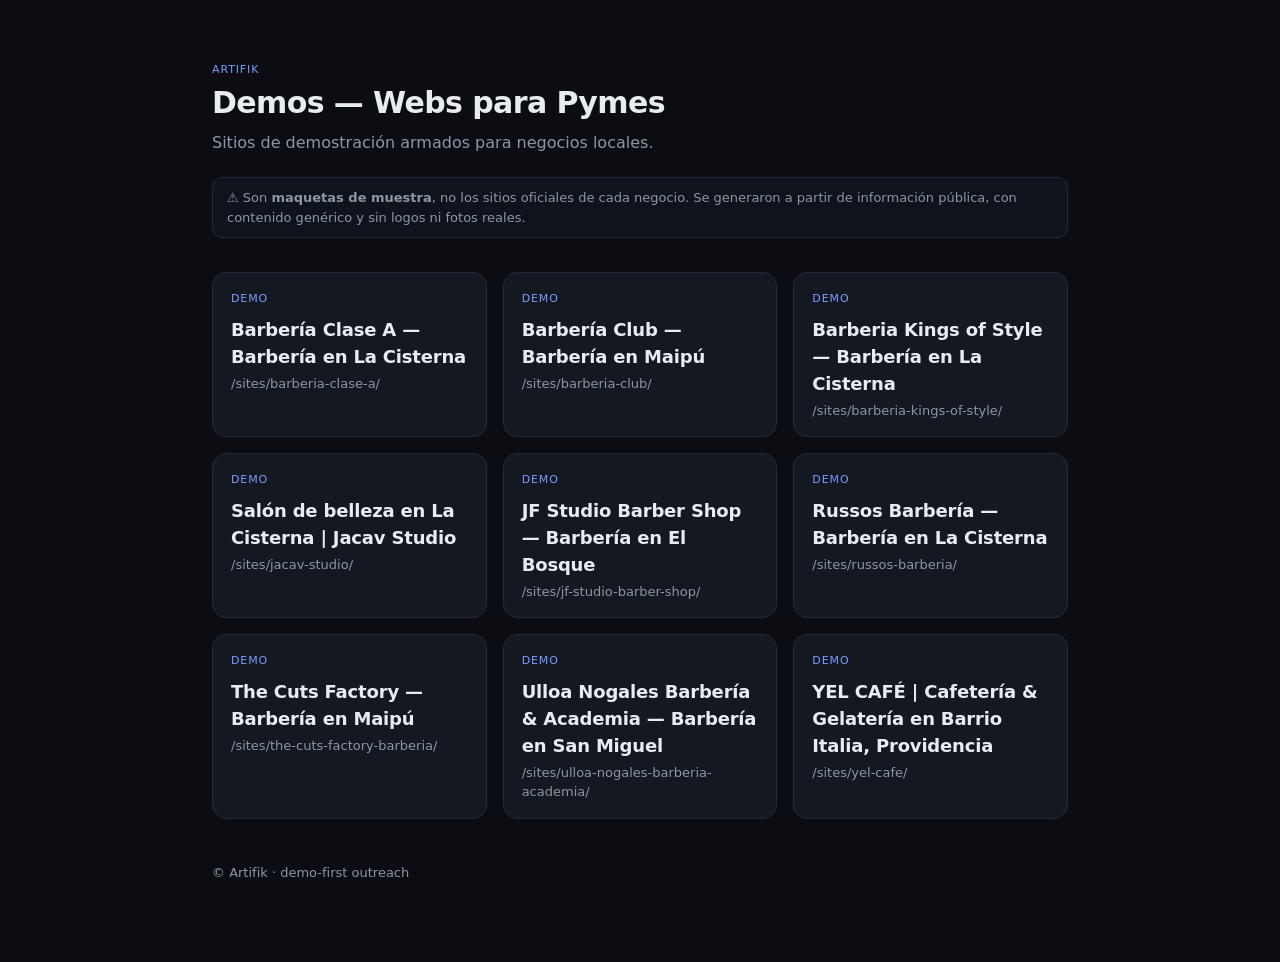
<file: index.html>
<!doctype html>
<html lang="es">
<head>
<meta charset="utf-8">
<meta name="viewport" content="width=device-width, initial-scale=1">
<title>Demos · Webs para Pymes</title>
<style>
  :root { color-scheme: dark; --bg:#0b0d12; --card:#141821; --line:#232a38; --txt:#e7ecf3; --mut:#8b97a8; --acc:#7c9cff; }
  * { box-sizing:border-box; }
  body { margin:0; background:var(--bg); color:var(--txt);
         font:16px/1.5 -apple-system,BlinkMacSystemFont,"Segoe UI",Inter,system-ui,sans-serif; }
  .wrap { max-width:900px; margin:0 auto; padding:56px 22px 80px; }
  h1 { font-size:30px; margin:0 0 6px; letter-spacing:-.02em; }
  p.sub { color:var(--mut); margin:0 0 8px; }
  .note { color:var(--mut); font-size:13px; border:1px solid var(--line);
           border-radius:10px; padding:10px 14px; margin:22px 0 34px; background:#0f131b; }
  .grid { display:grid; gap:16px; grid-template-columns:repeat(auto-fill,minmax(240px,1fr)); }
  a.card { display:block; text-decoration:none; color:inherit; background:var(--card);
            border:1px solid var(--line); border-radius:14px; padding:18px 18px 16px;
            transition:border-color .15s, transform .15s; }
  a.card:hover { border-color:var(--acc); transform:translateY(-2px); }
  .tag { font-size:11px; letter-spacing:.08em; text-transform:uppercase; color:var(--acc); }
  .name { font-size:18px; font-weight:600; margin:8px 0 4px; letter-spacing:-.01em; }
  .slug { color:var(--mut); font-size:13px; }
  footer { color:var(--mut); font-size:13px; margin-top:44px; }
</style>
</head>
<body>
<div class="wrap">
  <span class="tag">Artifik</span>
  <h1>Demos — Webs para Pymes</h1>
  <p class="sub">Sitios de demostración armados para negocios locales.</p>
  <div class="note">⚠️ Son <strong>maquetas de muestra</strong>, no los sitios oficiales de cada negocio.
  Se generaron a partir de información pública, con contenido genérico y sin logos ni fotos reales.</div>
  <div class="grid">
    <a class="card" href="sites/barberia-clase-a/">
      <div class="tag">Demo</div>
      <div class="name">Barbería Clase A — Barbería en La Cisterna</div>
      <div class="slug">/sites/barberia-clase-a/</div>
    </a>
    <a class="card" href="sites/barberia-club/">
      <div class="tag">Demo</div>
      <div class="name">Barbería Club — Barbería en Maipú</div>
      <div class="slug">/sites/barberia-club/</div>
    </a>
    <a class="card" href="sites/barberia-kings-of-style/">
      <div class="tag">Demo</div>
      <div class="name">Barberia Kings of Style — Barbería en La Cisterna</div>
      <div class="slug">/sites/barberia-kings-of-style/</div>
    </a>
    <a class="card" href="sites/jacav-studio/">
      <div class="tag">Demo</div>
      <div class="name">Salón de belleza en La Cisterna | Jacav Studio</div>
      <div class="slug">/sites/jacav-studio/</div>
    </a>
    <a class="card" href="sites/jf-studio-barber-shop/">
      <div class="tag">Demo</div>
      <div class="name">JF Studio Barber Shop — Barbería en El Bosque</div>
      <div class="slug">/sites/jf-studio-barber-shop/</div>
    </a>
    <a class="card" href="sites/russos-barberia/">
      <div class="tag">Demo</div>
      <div class="name">Russos Barbería — Barbería en La Cisterna</div>
      <div class="slug">/sites/russos-barberia/</div>
    </a>
    <a class="card" href="sites/the-cuts-factory-barberia/">
      <div class="tag">Demo</div>
      <div class="name">The Cuts Factory — Barbería en Maipú</div>
      <div class="slug">/sites/the-cuts-factory-barberia/</div>
    </a>
    <a class="card" href="sites/ulloa-nogales-barberia-academia/">
      <div class="tag">Demo</div>
      <div class="name">Ulloa Nogales Barbería &amp; Academia — Barbería en San Miguel</div>
      <div class="slug">/sites/ulloa-nogales-barberia-academia/</div>
    </a>
    <a class="card" href="sites/yel-cafe/">
      <div class="tag">Demo</div>
      <div class="name">YEL CAFÉ | Cafetería &amp; Gelatería en Barrio Italia, Providencia</div>
      <div class="slug">/sites/yel-cafe/</div>
    </a>
  </div>
  <footer>© Artifik · demo-first outreach</footer>
</div>
</body>
</html>
</file>
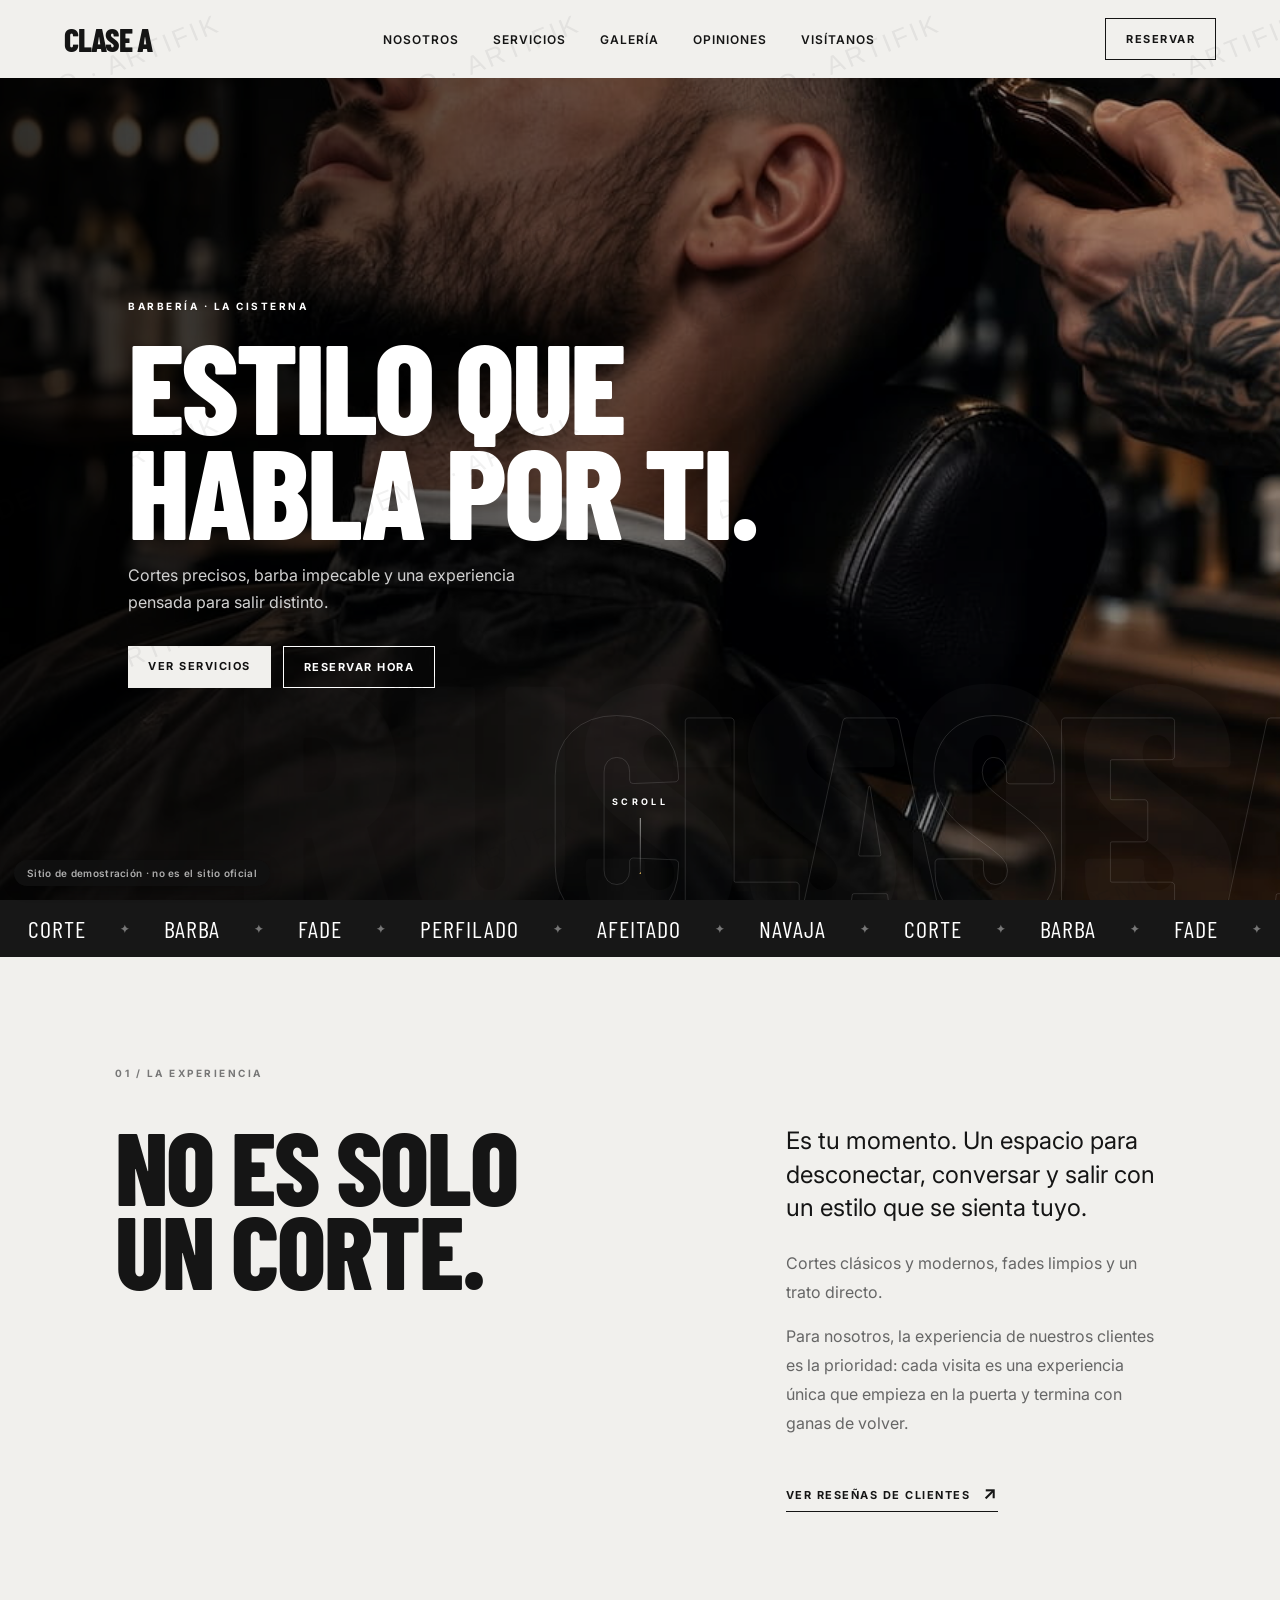
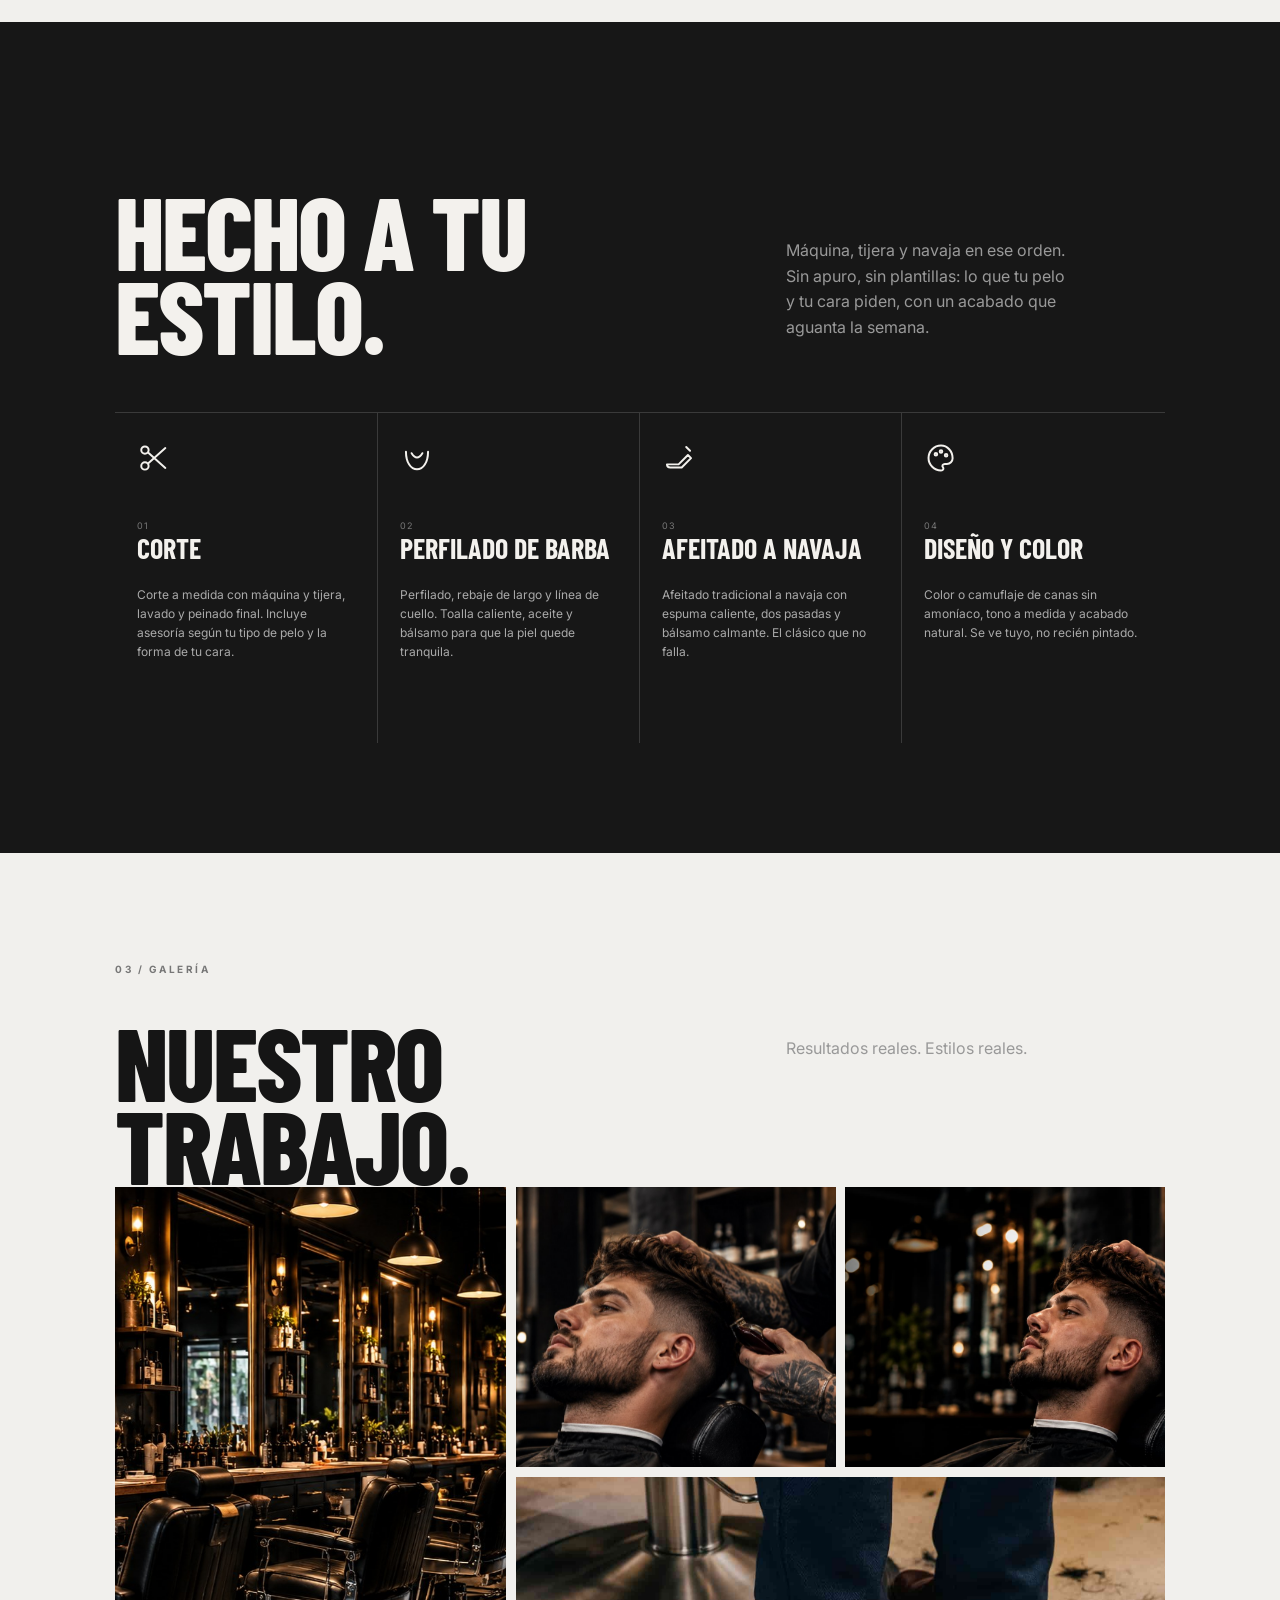
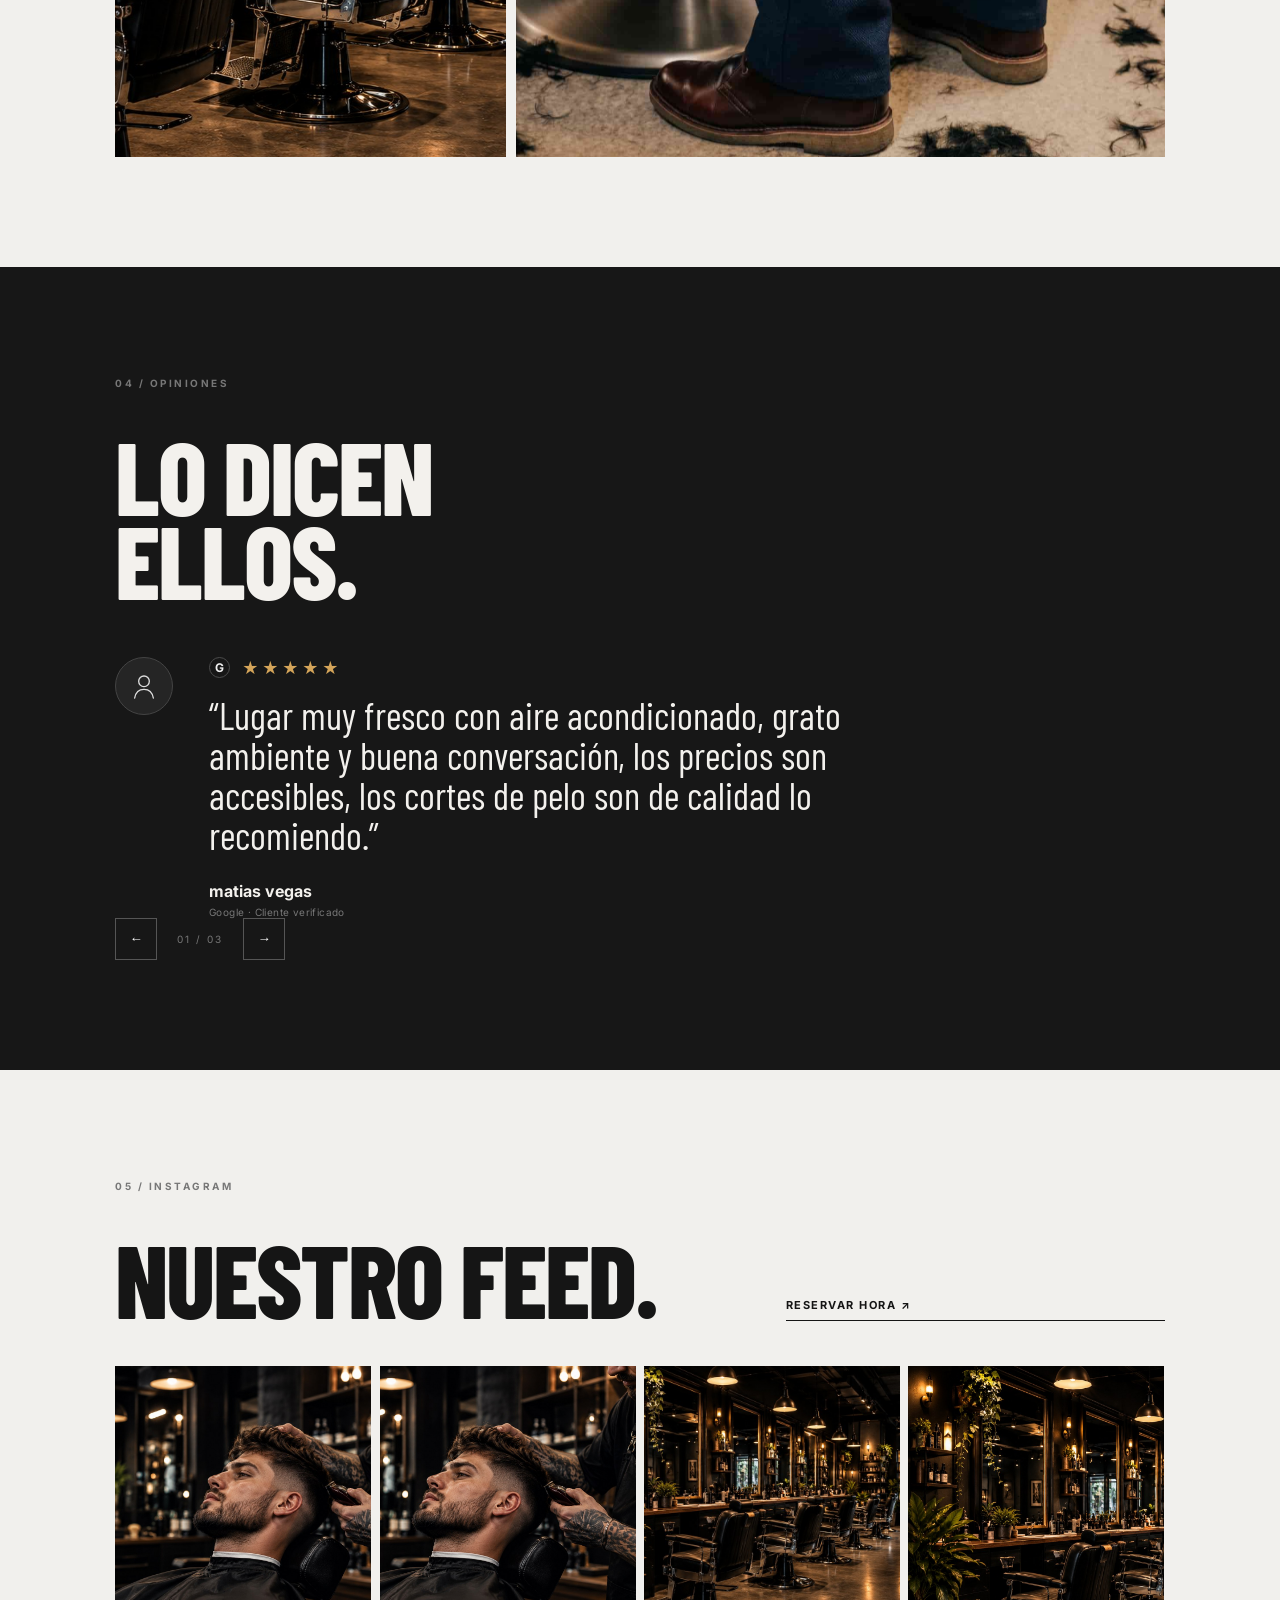
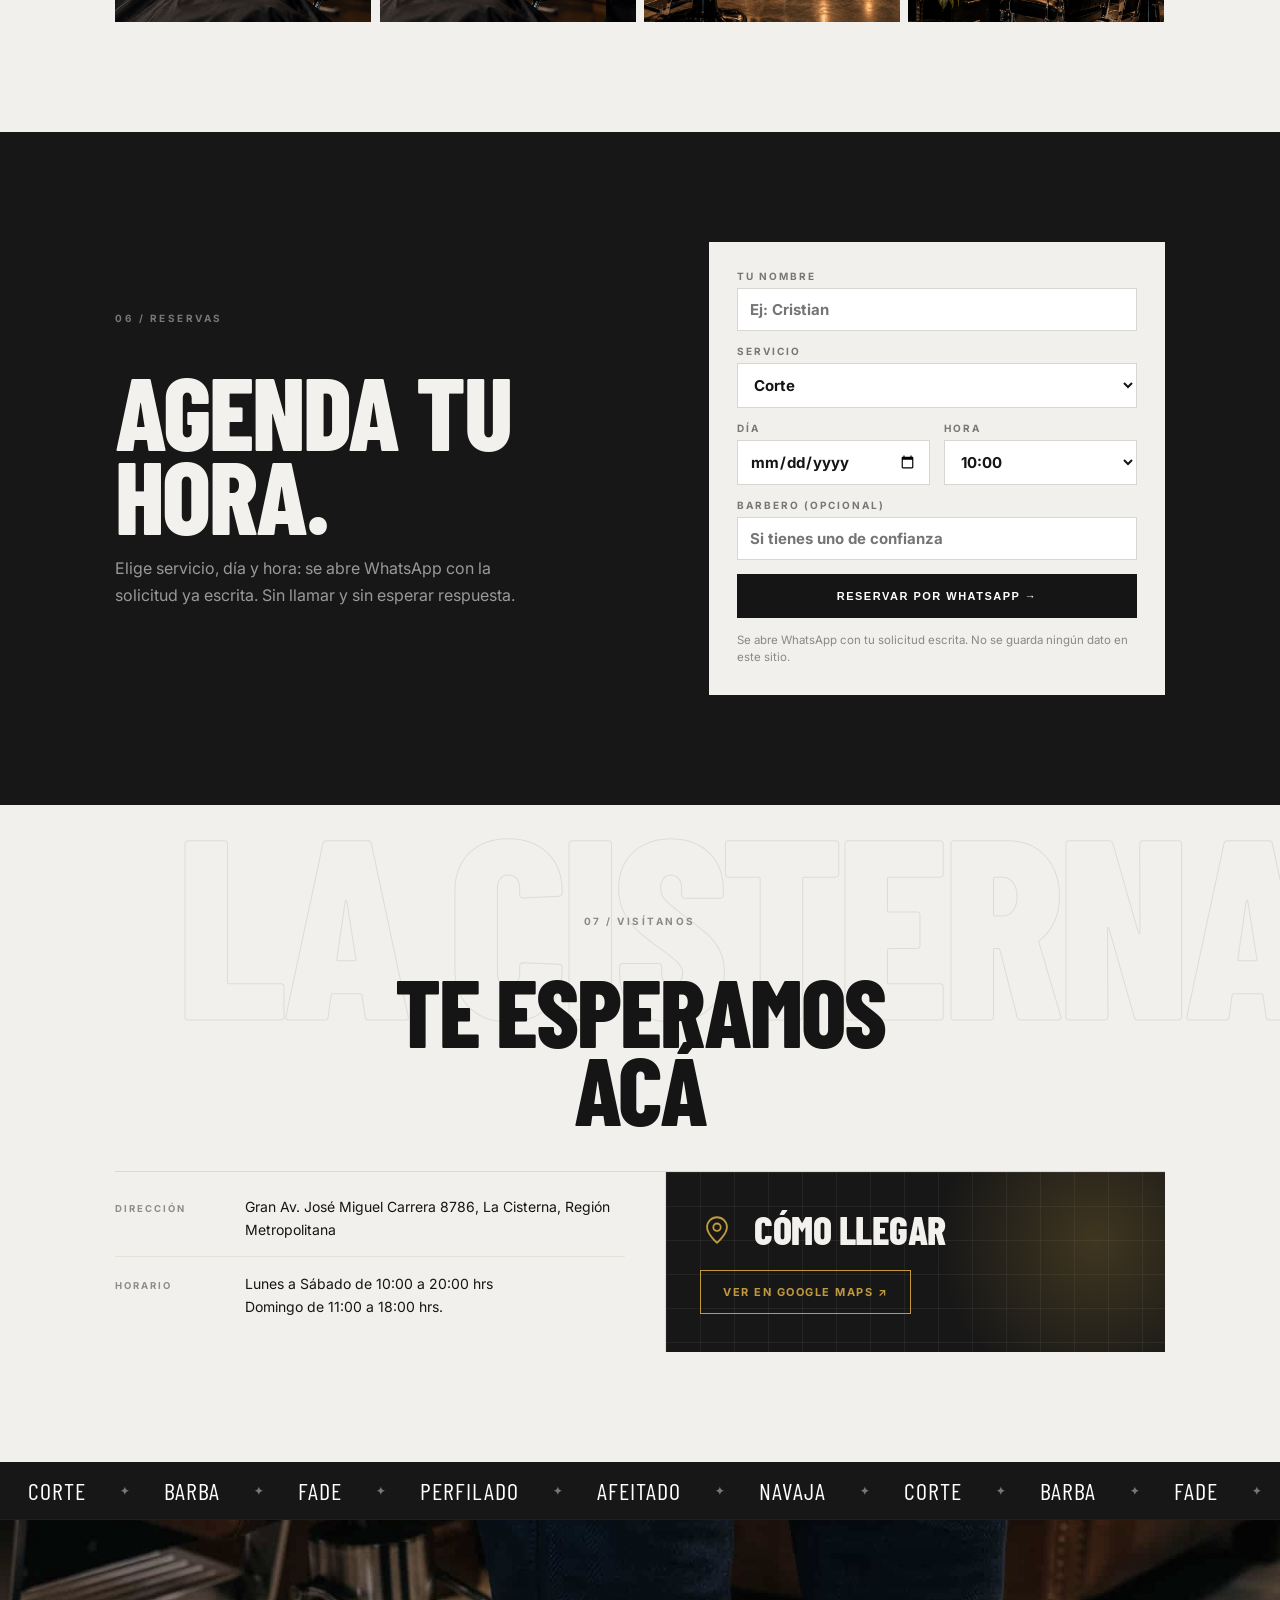
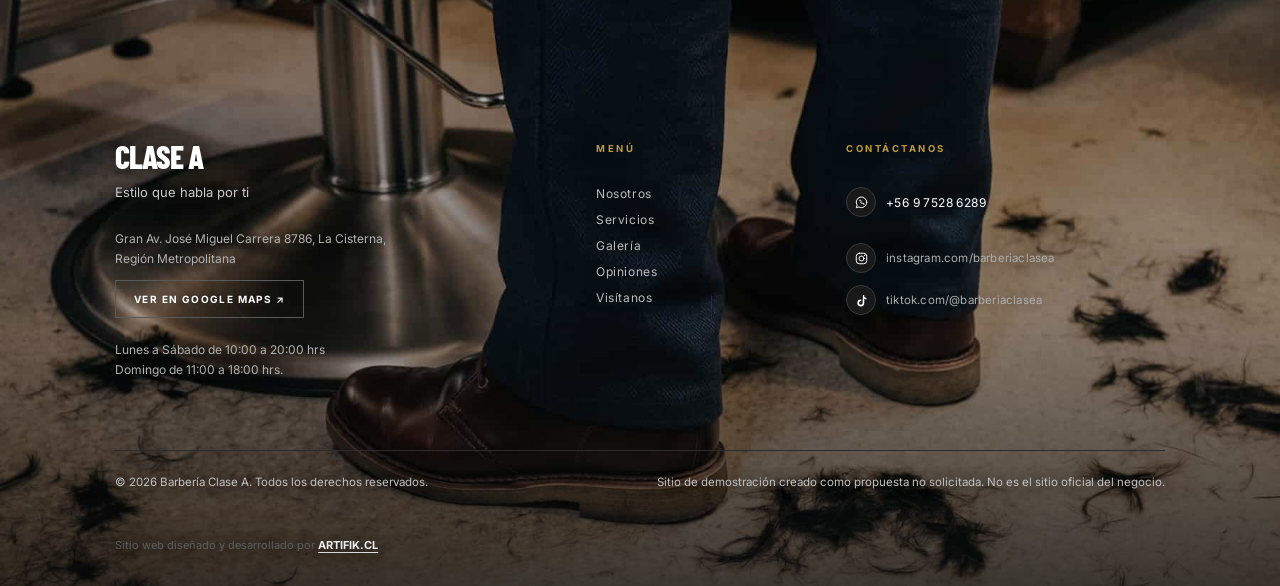
<file: sites/barberia-clase-a/index.html>
<!doctype html>
<!-- PLANTILLA BARBERIA v1 · aprobada por el cliente (demo Russos)
     Reglas fijas: letter-spacing -1px en movil, marquesina max-content x3 con -50%,
     Reservas y Visit anos en una linea en movil, footer movil sin nav y textos de contacto >=16px.
     Antes de editar: references/feedback-cliente-barberia.md -->
<html lang="es-CL">
<head>
  <meta charset="utf-8">
  <meta name="viewport" content="width=device-width,initial-scale=1">
  <meta name="description" content="Barbería en La Cisterna">
  <meta name="robots" content="noindex, nofollow, noarchive">
  <title>Barbería Clase A — Barbería en La Cisterna</title>
  <link rel="preconnect" href="https://fonts.googleapis.com">
  <link rel="preconnect" href="https://fonts.gstatic.com" crossorigin>
  <script>document.documentElement.className+=" js";</script>
  <link href="https://fonts.googleapis.com/css2?family=Barlow+Condensed:wght@400;500;600;700;800&family=Inter:wght@400;500;600;700&display=swap" rel="stylesheet">
  <style>
*{box-sizing:border-box}html{scroll-behavior:smooth}body{margin:0;background:#f1f0ed;color:#151515;font-family:Inter,Arial,sans-serif}a{color:inherit;text-decoration:none}.site-header{height:78px;display:flex;align-items:center;justify-content:space-between;padding:0 5vw;background:#f1f0ed;position:sticky;top:0;z-index:20}.brand{font-family:"Barlow Condensed",sans-serif;font-weight:800;font-size:32px;letter-spacing:-1px}.brand span,.section-head span,.intro h2 span,.gallery-head span,.social-head span{font-style:normal}.nav{display:flex;gap:34px;font-size:12px;font-weight:600;text-transform:uppercase;letter-spacing:1px}.header-cta,.btn{font-size:11px;font-weight:700;letter-spacing:1.5px;padding:13px 20px}.header-cta{border:1px solid #151515}.nav .nav-cta{display:none}.menu-toggle{display:none;background:none;border:0;font-size:24px;cursor:pointer;line-height:1;padding:10px;color:inherit}.menu-icon{display:block}.hero{min-height:calc(100vh - 78px);position:relative;display:flex;align-items:center;overflow:hidden;background:#252525;color:#fff}.hero-media{position:absolute;inset:0;background:#111;overflow:hidden}.hero-media img{width:100%;height:100%;object-fit:cover;object-position:center;display:block}.hero-media:after{content:"RUSSOS";position:absolute;right:5vw;bottom:-7vw;font-family:"Barlow Condensed";font-size:27vw;font-weight:800;color:rgba(255,255,255,.035)}.hero-overlay{position:absolute;inset:0;background:linear-gradient(90deg,rgba(0,0,0,.82),rgba(0,0,0,.2))}.hero-content{position:relative;z-index:1;width:min(760px,90%);margin-left:10vw}.eyebrow,.section-kicker{font-size:10px;letter-spacing:2.5px;font-weight:700}.hero h1{font-family:"Barlow Condensed";font-size:clamp(70px,10vw,145px);line-height:.82;margin:20px 0;font-weight:800;letter-spacing:-3px}.hero h1 em,.contact h2 em{font-style:normal}.hero-copy{max-width:440px;line-height:1.7;color:#d1d1d1}.hero-actions{display:flex;gap:12px;margin-top:30px}.btn-light{background:#f1f0ed;color:#111}.btn-outline{border:1px solid #fff;color:#fff}.hero-cue{position:absolute;left:50%;bottom:26px;z-index:6;transform:translateX(-50%);display:flex;flex-direction:column;align-items:center;gap:11px;color:#fff;text-transform:uppercase;font-size:9px;letter-spacing:3.4px;font-weight:700;pointer-events:none;transition:opacity .45s ease,transform .45s ease}.hero-cue.is-hidden{opacity:0;transform:translate(-50%,12px)}.hero-cue-track{position:relative;display:block;width:1px;height:56px;overflow:hidden;background:linear-gradient(to bottom,rgba(255,255,255,.62),rgba(255,255,255,.10))}.hero-cue-track i{position:absolute;left:0;top:-44px;width:1px;height:44px;background:linear-gradient(to bottom,rgba(224,181,88,0),#e0b558);animation:heroCue 1.7s cubic-bezier(.4,0,.2,1) infinite}.hero-cue-track:after{content:"";position:absolute;left:50%;bottom:0;width:7px;height:7px;border-right:2px solid #e0b558;border-bottom:2px solid #e0b558;transform:translateX(-50%) rotate(45deg)}@keyframes heroCue{0%{transform:translateY(0);opacity:0}16%{opacity:1}72%{opacity:1}100%{transform:translateY(100px);opacity:0}}@media(max-width:800px){.hero-cue{bottom:18px;font-size:8px;letter-spacing:3px}.hero-cue-track{height:44px}}@media(prefers-reduced-motion:reduce){.hero-cue-track i{animation:none;top:16px;height:22px;background:#c19a3e}}.marquee{width:100%;overflow:hidden;background:#171717;color:#fff;padding:0}.marquee-track{display:flex;width:max-content;animation:marquee 52s linear infinite;will-change:transform}.marquee-group{width:max-content;display:flex;align-items:center;justify-content:flex-start;gap:34px;padding:14px 28px;font-family:"Barlow Condensed";font-size:24px;letter-spacing:1px;white-space:nowrap}.marquee-group b{font-size:11px;color:#777}@keyframes marquee{from{transform:translateX(0)}to{transform:translateX(-50%)}}.section{padding:110px 9vw}.section-kicker{margin-bottom:45px;color:#777}.intro-grid,.section-head,.gallery-head,.social-head{display:grid;grid-template-columns:1.2fr .8fr;gap:8vw}.intro h2,.section-head h2,.gallery-head h2,.social-head h2{font-family:"Barlow Condensed";font-size:clamp(55px,8vw,115px);line-height:.82;margin:0;font-weight:800;letter-spacing:-2px}.lead{font-size:24px;line-height:1.4;margin-top:0}.intro p:not(.lead){color:#666;line-height:1.8;max-width:520px}.text-link{display:inline-block;margin-top:28px;font-size:11px;font-weight:700;letter-spacing:1.5px;border-bottom:1px solid;padding-bottom:8px}.text-link span{font-size:18px;margin-left:8px}.dark{background:#171717;color:#f3f1ed}.dark .section-kicker{color:#777}.section-head{align-items:end;margin-bottom:55px}.section-head p,.gallery-head p{max-width:280px;line-height:1.6;color:#999}.service-grid{display:grid;grid-template-columns:repeat(4,1fr);border-top:1px solid #3a3a3a}.service-card{min-height:330px;padding:28px 22px;border-right:1px solid #3a3a3a;display:flex;flex-direction:column;position:relative;overflow:hidden;isolation:isolate;transition:transform .35s cubic-bezier(.2,.7,.2,1),background .35s ease,border-color .35s ease,box-shadow .35s ease}.service-card:last-child{border-right:0}.service-card.featured{background:#262626}.service-card>span{font-size:9px;color:#777;letter-spacing:1px;transition:transform .35s ease,color .35s ease}.service-card::before{content:"";position:absolute;inset:auto -30% -55% -30%;height:150px;background:radial-gradient(circle,rgba(213,165,90,.18),transparent 68%);transform:translateY(55px);opacity:0;transition:transform .45s ease,opacity .45s ease;pointer-events:none;z-index:-1}.service-card::after{content:"";position:absolute;top:0;left:-110%;width:55%;height:100%;background:linear-gradient(105deg,transparent 0 38%,rgba(255,255,255,.09) 48%,transparent 60%);transform:skewX(-18deg);transition:left .65s ease;pointer-events:none}.service-icon{font-size:35px;margin-bottom:45px;transform-origin:center;transition:transform .35s cubic-bezier(.2,.8,.2,1),filter .35s ease}.service-card h3{font-family:"Barlow Condensed";font-size:28px;margin:0 0 10px;transition:letter-spacing .35s ease}.service-card:hover{transform:translateY(-8px) scale(1.015);background:#222;border-color:#5a5a5a;box-shadow:0 20px 45px rgba(0,0,0,.28);z-index:3}.service-card:hover::before{transform:translateY(0);opacity:1}.service-card:hover::after{left:125%}.service-card:hover .service-icon{transform:scale(1.18) rotate(-4deg);filter:drop-shadow(0 0 10px rgba(255,255,255,.18))}.service-card:hover>span{transform:translateX(4px);color:#aaa}.service-card:hover strong{transform:translateX(4px)}.service-card:hover h3{letter-spacing:.4px;animation:serviceGlitch .34s steps(2,end) 1}@keyframes serviceGlitch{0%{transform:none;text-shadow:none}35%{transform:translateX(1px);text-shadow:-1px 0 rgba(213,165,90,.8)}65%{transform:translateX(-1px);text-shadow:1px 0 rgba(255,255,255,.55)}100%{transform:none;text-shadow:none}}.service-card p{font-size:12px;line-height:1.6;color:#aaa;min-height:45px}.service-card strong{margin-top:auto;font-family:"Barlow Condensed";font-size:22px;transition:transform .35s ease;color:#f3f1ed}.gallery-grid{display:grid;grid-template-columns:1.1fr .9fr .9fr;grid-template-rows:280px 280px;gap:10px}.gallery-item{background:#d4d1ca;overflow:hidden;margin:0}.gallery-item img{width:100%;height:100%;display:block;object-fit:cover}.gallery-item img{width:100%;height:100%;object-fit:cover;display:block;transition:transform .5s ease}.gallery-item:hover img{transform:scale(1.04)}.gallery-item.tall{grid-row:span 2}.gallery-item.wide{grid-column:2 / 4}.asset-note{font-size:11px;color:#888}.review-slider{position:relative;max-width:850px;min-height:240px}.review{display:none;grid-template-columns:70px 1fr;column-gap:24px;align-items:start}.review-main{min-width:0}.review-source{display:flex;align-items:center;gap:12px;margin-bottom:18px}.review.active{display:grid}.avatar{width:58px;height:58px;border-radius:50%;background:#252525;border:1px solid #444;display:grid;place-items:center}.avatar svg{width:32px;height:32px;stroke:#ddd;fill:none;stroke-width:2;stroke-linecap:round;stroke-linejoin:round}.avatar-1{box-shadow:inset 0 0 0 2px #303030}.avatar-2{box-shadow:inset 0 0 0 2px #363636}.avatar-3{box-shadow:inset 0 0 0 2px #2c2c2c}.avatar-4{box-shadow:inset 0 0 0 2px #404040}.avatar-5{box-shadow:inset 0 0 0 2px #333}.google-g{display:inline-grid;place-items:center;width:21px;height:21px;border:1px solid #4c4c4c;border-radius:50%;font:700 12px Inter;color:#eee}.stars{color:#d5a55a;letter-spacing:3px;margin:0}.review p{font-family:"Barlow Condensed";font-size:38px;line-height:1.05;max-width:760px;margin:0 0 25px}.review strong,.review small{display:block}.review small{color:#777;margin-top:5px;font-size:10px;letter-spacing:.4px}.slider-controls{display:flex;gap:20px;align-items:center}.slider-controls button{background:none;border:1px solid #555;color:#fff;width:42px;height:42px}.slider-count{font-size:10px;letter-spacing:2px;color:#777}.social-head{align-items:end;margin-bottom:45px}.social-grid{display:grid;grid-template-columns:repeat(4,1fr);gap:8px}.social-tile{aspect-ratio:1;background:#d1cec7;display:grid;place-items:center;color:#888;font-family:"Barlow Condensed";font-size:25px;overflow:hidden}.social-tile img{width:100%;height:100%;object-fit:cover;display:block}.contact{min-height:620px;background-color:#222;background-position:center;background-size:cover;position:relative;color:#fff;display:flex;align-items:center}.contact-overlay{position:absolute;z-index:1;inset:0;background:linear-gradient(90deg,rgba(0,0,0,.72),rgba(0,0,0,.2))}.contact-content{position:relative;z-index:2;margin-left:10vw}.contact h2{font-family:"Barlow Condensed";font-size:clamp(75px,11vw,160px);line-height:.8;margin:20px 0}.contact-content>p:not(.eyebrow){max-width:350px;line-height:1.6;color:#ccc;margin-bottom:30px}@media(max-width:800px){.marquee-group{font-size:20px;gap:14px;padding:12px 18px}.site-header{height:68px;padding:0 5vw;position:sticky}.nav{display:flex;position:absolute;top:68px;left:0;right:0;flex-direction:column;gap:0;background:#f1f0ed;border-top:1px solid #d8d6d1;box-shadow:0 18px 30px rgba(0,0,0,.12);padding:8px 5vw;opacity:0;visibility:hidden;transform:translateY(-8px);pointer-events:none;transition:opacity .22s ease,transform .22s ease,visibility .22s ease;z-index:30}.nav.open{opacity:1;visibility:visible;transform:translateY(0);pointer-events:auto}.nav a{padding:15px 0;border-bottom:1px solid #ddd9d2;font-size:12px}.nav a:last-child{border-bottom:0}.nav .nav-cta{display:block;margin:14px 0 6px;padding:15px;background:#151515;color:#fff;text-align:center;border:0;font-weight:700;letter-spacing:2px}.header-cta{display:none}.menu-toggle{display:block}.hero{min-height:calc(100vh - 68px)}.hero-content{margin-left:7vw;margin-top:38vh}.hero h1{font-size:72px}.hero-actions{gap:16px}.section{padding:75px 7vw}.intro-grid,.section-head,.gallery-head,.social-head{grid-template-columns:1fr;gap:30px}.service-grid{grid-template-columns:1fr 1fr}.service-card{border-bottom:1px solid #3a3a3a}.gallery-grid{grid-template-columns:1fr 1fr;grid-template-rows:220px 220px}.gallery-item.tall{grid-row:span 1}.gallery-item.wide{grid-column:1 / 3}.review{grid-template-columns:52px 1fr;column-gap:16px}.avatar{width:48px;height:48px}.avatar svg{width:26px;height:26px}.review p{font-size:30px}.social-grid{grid-template-columns:1fr 1fr}.footer{grid-template-columns:1fr 1fr}}@media(max-width:480px){.footer-credit{grid-column:1}.service-grid{grid-template-columns:1fr}.gallery-grid{grid-template-columns:1fr;grid-template-rows:220px}.gallery-item.wide{grid-column:auto}.social-grid{grid-template-columns:1fr 1fr}.footer{grid-template-columns:1fr}.hero h1{font-size:62px}}

.contact-bg{position:absolute;inset:0;overflow:hidden;z-index:0}.contact-bg img{width:100%;height:100%;object-fit:cover;display:block}/* .contact-bg:after{content:"";position:absolute;inset:0;background:linear-gradient(90deg,rgba(0,0,0,.72),rgba(0,0,0,.2))} */
/* --- Reserva por WhatsApp (plan completo) --- */
.reserva{background:#171717;color:#f3f1ed;padding:110px 9vw}
.reserva-grid{display:grid;grid-template-columns:1.05fr .95fr;gap:7vw;align-items:center}
.reserva h2{font-family:"Barlow Condensed";font-size:clamp(55px,8vw,115px);line-height:.82;margin:0 0 18px;font-weight:800;letter-spacing:-2px}
.reserva h2 span{font-style:normal}
.reserva-intro p{color:#999;line-height:1.7;max-width:420px}
.reserva-card{background:#f1f0ed;color:#151515;padding:28px;display:grid;gap:14px}
.reserva-card label{display:flex;flex-direction:column;gap:6px;font-size:10px;letter-spacing:2px;font-weight:700;text-transform:uppercase;color:#777}
.reserva-card input,.reserva-card select{font:inherit;font-size:15px;letter-spacing:0;text-transform:none;color:#151515;background:#fff;border:1px solid #d8d6d1;padding:11px 12px;width:100%;border-radius:0}
.reserva-card input:focus,.reserva-card select:focus{outline:2px solid #c19a3e;outline-offset:1px}
.reserva-row{display:grid;grid-template-columns:1fr 1fr;gap:14px}
.reserva-card .btn{background:#151515;color:#fff;border:0;cursor:pointer;padding:16px;text-align:center}
.reserva-card .btn:hover{background:#c19a3e;color:#151515}
.reserva-hint{margin:0;font-size:11.5px;color:#888;letter-spacing:0;text-transform:none;font-weight:400;line-height:1.5}
@media(max-width:800px){.reserva{padding:70px 6vw}.reserva-grid{grid-template-columns:1fr;gap:34px}.reserva-row{grid-template-columns:1fr}}
.demo-badge{position:fixed;bottom:14px;left:14px;z-index:99;background:#111;color:#bbb;font:600 10px Inter,Arial;padding:7px 13px;border-radius:999px;letter-spacing:.3px;opacity:.92;box-shadow:0 4px 14px rgba(0,0,0,.35)}
.demo-wm{position:fixed;inset:0;z-index:34;pointer-events:none;background-repeat:repeat;background-image:url("data:image/svg+xml,%3Csvg xmlns='http://www.w3.org/2000/svg' width='360' height='200'%3E%3Ctext x='0' y='120' transform='rotate(-22 0 120)' font-family='Helvetica,Arial,sans-serif' font-size='26' letter-spacing='3' fill='%23151515' fill-opacity='0.06'%3EDEMO %C2%B7 ARTIFIK%3C/text%3E%3C/svg%3E")}
/* ===================== v3 · Yelcafé learnings ===================== */
/* Iconos de servicio (SVG por servicio, no emoji repetido) */
.service-icon{font-size:0;line-height:0}
.service-icon svg{width:34px;height:34px;display:block;stroke:currentColor;fill:none;stroke-width:1.4;stroke-linecap:round;stroke-linejoin:round}
.service-card p{min-height:0;margin:10px 0 20px}
.service-card strong{margin-top:auto}
/* Banda parallax */
.px{position:relative;height:84vh;min-height:560px;display:flex;align-items:center;overflow:hidden;background:#0e0e0e;color:#fff}
.px-media{position:absolute;inset:-26% 0;background-size:cover;background-position:center 40%;background-color:#1a1a1a;transform:translate3d(0,var(--py,0px),0) scale(var(--ps,1.34));will-change:transform}
.hero-ghost{z-index:1;right:-2vw;bottom:-1vw;font-size:19vw;transform:translate3d(var(--gx,0),0,0);color:transparent;-webkit-text-stroke:1px rgba(255,255,255,.22);will-change:transform}
.px-veil{position:absolute;inset:0;background:linear-gradient(90deg,rgba(8,8,8,.88),rgba(8,8,8,.22) 72%),linear-gradient(0deg,rgba(8,8,8,.78),transparent 48%)}
.px-ghost{position:absolute;right:-3vw;bottom:-1vw;z-index:1;font-family:"Barlow Condensed";font-weight:800;font-size:23vw;line-height:.72;letter-spacing:-.8vw;white-space:nowrap;color:transparent;-webkit-text-stroke:1px rgba(255,255,255,.13);pointer-events:none;transform:translate3d(var(--gx,0px),0,0);will-change:transform}
.px-copy{position:relative;z-index:2;margin-left:10vw;width:min(600px,84%);transform:translate3d(0,var(--cy,0px),0);opacity:var(--co,1);will-change:transform,opacity}
.px-copy .eyebrow{color:#c19a3e;letter-spacing:3px}
.px-copy h2{font-family:"Barlow Condensed";font-size:clamp(52px,7.6vw,112px);line-height:.84;margin:18px 0 0;font-weight:800;letter-spacing:-2px}
.px-copy h2 em{font-style:normal;color:#c19a3e}
.px-text{margin:22px 0 0;max-width:430px;line-height:1.7;color:#cfcfcf;font-size:15px}
.px-copy .btn{margin-top:30px}
@media(max-width:800px){.px{height:auto;min-height:0;padding:92px 0}.px-media{inset:-24% 0;transform:translate3d(0,var(--py,0px),0) scale(1.2)}.px-ghost{font-size:42vw;bottom:-2vw}.px-copy{margin-left:6vw;width:88%;transform:none;opacity:1}}
/* Visítanos */
.visit-ghost{position:absolute;right:-2vw;top:6vh;z-index:0;font-family:"Barlow Condensed";font-weight:800;font-size:20vw;line-height:.8;letter-spacing:-.6vw;white-space:nowrap;text-transform:uppercase;color:transparent;-webkit-text-stroke:1px rgba(21,21,21,.09);pointer-events:none;transform:translate3d(0,var(--vg,0px),0);will-change:transform}
.visit{position:relative;overflow:hidden;background:#f1f0ed;padding:110px 9vw}
.visit .section-kicker{color:#8a8a8a;text-align:center}
.visit-head{display:block;text-align:center;margin:20px 0 44px}
.visit-head h2{font-family:"Barlow Condensed";font-size:clamp(52px,7.4vw,104px);line-height:.82;margin:0 auto;font-weight:800;letter-spacing:-2px}
.visit-head h2 span{font-style:normal}
.visit-head p{max-width:280px;line-height:1.6;color:#777;margin:0}
.visit-grid{display:grid;grid-template-columns:1.05fr .95fr;border-top:1px solid #dcd9d3}
.visit-card{padding:8px 40px 8px 0;border-right:1px solid #dcd9d3}
.visit-row{display:grid;grid-template-columns:112px 1fr;gap:18px;padding:15px 0;border-bottom:1px solid #e5e2dc;align-items:baseline}
.visit-row:last-child{border-bottom:0}
.visit-row .k{font-size:9.5px;letter-spacing:2px;font-weight:700;color:#8d8d8d;text-transform:uppercase}
.visit-row .v{font-size:14px;line-height:1.65}
.visit-row .v a{border-bottom:1px solid #c19a3e;padding-bottom:2px}
.visit-map{position:relative;display:grid;grid-template-columns:auto 1fr;align-content:center;gap:20px 20px;padding:38px 34px;background:#171717;color:#f3f1ed;overflow:hidden;transition:background .4s ease}
.visit-map:before{content:"";position:absolute;inset:0;background-image:linear-gradient(rgba(255,255,255,.055) 1px,transparent 1px),linear-gradient(90deg,rgba(255,255,255,.055) 1px,transparent 1px);background-size:34px 34px}
.visit-map:after{content:"";position:absolute;width:360px;height:360px;right:-110px;top:-110px;background:radial-gradient(circle,rgba(193,154,62,.24),transparent 62%)}
.visit-map>*{position:relative;z-index:1}
.visit-pin{grid-column:1;grid-row:1;align-self:center;width:34px;height:34px;color:#c19a3e}
.visit-map h3{grid-column:2;grid-row:1;align-self:center;font-family:"Barlow Condensed";font-size:clamp(30px,3.1vw,42px);line-height:1;margin:0;font-weight:800;letter-spacing:-.5px;white-space:nowrap}
.visit-map .btn{grid-column:1/-1;grid-row:2;justify-self:start}
.visit-map p{margin:0;color:#a6a6a6;line-height:1.6;font-size:13px;max-width:290px}
.visit-map .btn{align-self:flex-start;border:1px solid #c19a3e;color:#c19a3e;padding:14px 22px}
.visit-map:hover{background:#1e1e1e}
.visit-map:hover .btn{background:#c19a3e;color:#151515}
@media(max-width:800px){.visit{padding:70px 6vw}.visit-head{grid-template-columns:1fr;gap:22px;margin-bottom:32px}.visit-grid{grid-template-columns:1fr}.visit-card{border-right:0;border-bottom:1px solid #dcd9d3;padding:6px 0 12px}.visit-row{grid-template-columns:92px 1fr;gap:14px}.visit-map{padding:28px 22px;min-height:0;margin-top:20px}}
/* Footer rico */
.footer{background:#111;color:#eee;padding:70px 9vw 30px;display:grid;grid-template-columns:1.5fr .9fr 1fr;gap:48px}
.footer{position:relative;overflow:hidden;background:#0d0d0d;color:#eee;padding:220px 9vw 34px;display:grid;grid-template-columns:1.5fr .7fr 1.1fr;gap:46px;border-top:1px solid #1f1f1f}
.footer-bg{position:absolute;inset:0;z-index:0}
.footer-bg img{width:100%;height:100%;object-fit:cover;object-position:center 30%;display:block;filter:grayscale(.15)}
.footer-veil{position:absolute;inset:0;z-index:1;background:linear-gradient(180deg,rgba(8,8,8,.30) 0%,rgba(8,8,8,.30) 58%,rgba(8,8,8,.72) 100%)}
.footer>.footer-brand,.footer>.footer-nav,.footer>.footer-social,.footer>.footer-credit,.footer>.footer-bottom{position:relative;z-index:2}
.footer-brand,.footer-nav,.footer-social{display:flex;flex-direction:column}
.footer strong{font-size:10px;letter-spacing:2px}
.footer p{color:#b3b3b3;font-size:12px;line-height:1.8;margin:0;text-shadow:0 1px 14px rgba(0,0,0,.65)}
.footer a,.footer span{text-shadow:0 1px 14px rgba(0,0,0,.65)}
.footer p.footer-logo{font-family:"Barlow Condensed";font-size:32px;font-weight:800;letter-spacing:-1px;margin:0 0 10px;line-height:1;color:#fff}
.footer p.footer-tag{color:#c9c9c9;font-size:13px;line-height:1.6;max-width:280px;margin:0 0 26px}
.footer-block{margin:0 0 22px}
.footer-block:last-child{margin-bottom:0}
.footer p.footer-line{color:#b3b3b3;font-size:12px;line-height:1.7;margin:0 0 10px;max-width:290px}
.footer-line a{border-bottom:1px solid #2e2e2e;padding-bottom:1px}
.footer-map{align-self:flex-start;display:inline-block;font-size:10px;letter-spacing:1.4px;text-transform:uppercase;font-weight:700;color:#fff;border:1px solid #5a5a5a;padding:12px 18px;transition:background .2s ease,border-color .2s ease}
.footer-map:hover{background:#fff;color:#111;border-color:#fff}
.footer p.footer-title{font-size:9.5px;letter-spacing:2.5px;font-weight:700;color:#c19a3e;margin:0 0 18px;text-transform:uppercase}
.footer-nav{display:flex;flex-direction:column;gap:11px;font-size:12px;letter-spacing:.6px}
.footer-nav a{color:#bcbcbc;transition:color .2s ease}
.footer-nav a:hover{color:#fff}
.footer-social{gap:12px;font-size:12px}
.footer-phone{display:flex;align-items:center;gap:10px;color:#fff;margin:0 0 14px;letter-spacing:.4px}
.fs-link{display:flex;align-items:center;gap:10px;color:#bcbcbc;transition:color .2s ease}
.fs-link:hover{color:#fff}
.fs-icon{flex:0 0 auto;width:30px;height:30px;border-radius:50%;background:#191919;border:1px solid #3b3b3b;display:grid;place-items:center;color:#fff;transition:background .2s ease,border-color .2s ease}
.fs-link:hover .fs-icon{background:#fff;color:#111;border-color:#fff}
.fs-icon svg{width:15px;height:15px}
.fs-url{font-size:11.5px;letter-spacing:.2px;color:#aeaeae;overflow-wrap:anywhere}
.fs-link:hover .fs-url{color:#e8e8e8}
.footer-credit{grid-column:1/-1;display:flex;flex-wrap:wrap;gap:8px 26px;justify-content:space-between;border-top:1px solid #2b2b2b;margin-top:14px;padding-top:22px;color:#c2c2c2;font-size:11.5px;line-height:1.6}
.footer-credit a{color:#eee;font-weight:700;text-decoration:underline;text-underline-offset:3px}
.footer-bottom{grid-column:1/-1;display:flex;flex-wrap:wrap;gap:8px 20px;justify-content:space-between;color:#5f5f5f;font-size:11px}
.footer-bottom a{color:#eee;font-weight:700;text-decoration:underline;text-underline-offset:3px}


@media(max-width:900px){.footer{grid-template-columns:1fr 1fr;gap:36px 30px}.footer-credit,.footer-bottom{grid-column:1/-1}}
@media(max-width:800px){
  .hero h1,.intro h2,.section-head h2,.gallery-head h2,.social-head h2,.visit-head h2,.reserva h2,.footer p.footer-logo{letter-spacing:-1px}
  .hero h1{letter-spacing:-1px;line-height:.86}
  /* Reservas: titular en una sola línea */
  .visit-head h2{font-size:clamp(28px,8.2vw,42px);white-space:nowrap;letter-spacing:-1px}
  .visit-head h2 br{display:none}
  .reserva h2{font-size:clamp(34px,10.4vw,46px);white-space:nowrap;letter-spacing:-1px}
  .reserva h2 br{display:none}
  .reserva h2 span{display:inline}
}
@media(max-width:560px){.footer{grid-template-columns:1fr;gap:0;padding:120px 22px 0}
  .footer-bg img{object-position:center bottom;filter:grayscale(.22) brightness(.85)}
  .footer-veil{background:linear-gradient(180deg,rgba(6,6,6,.88) 0%,rgba(6,6,6,.82) 45%,rgba(6,6,6,.80) 100%)}
  .footer-nav{display:none}
  .footer p.footer-logo{font-size:48px;letter-spacing:-1px;margin-bottom:12px}
  .footer p.footer-tag{font-size:12px;max-width:250px;margin-bottom:20px}
  .footer-block{margin-bottom:18px}
  .footer p.footer-line{font-size:16px;line-height:1.55;max-width:300px}
  .footer-map{padding:14px 18px;font-size:16px;letter-spacing:.5px;line-height:1}
  .footer-title{font-size:12.5px;letter-spacing:1.2px;margin:16px 0 14px}
  .footer-social{gap:16px;font-size:16px}
  .footer-social .fs-url{font-size:16px;line-height:1.35;color:#dcdcdc}
  .footer-social .fs-icon{width:34px;height:34px}
  .footer-social .fs-icon svg{width:17px;height:17px}
  .footer p.footer-tag{font-size:15px;line-height:1.5;max-width:260px}
  .footer-phone{font-size:16px;margin-bottom:0;letter-spacing:0;line-height:1.35}
  .footer-credit{flex-direction:column;gap:7px;text-align:left;font-size:11px;line-height:1.55;margin-top:26px;padding-top:18px;border-top-color:rgba(255,255,255,.18)}
  .footer-bottom{margin:22px -22px 0;padding:12px 22px 16px;background:#000;flex-direction:column;gap:6px;font-size:8.5px;color:rgba(255,255,255,.7)}
  .footer-bottom a{font-size:8.5px}
}
/* Reveals al hacer scroll */
html.js [data-rv]{opacity:0;transform:translate3d(0,26px,0);transition:opacity .85s cubic-bezier(.16,.7,.2,1),transform .85s cubic-bezier(.16,.7,.2,1);transition-delay:var(--rv-d,0ms);will-change:transform,opacity}
html.js [data-rv].rv-in{opacity:1;transform:translate3d(0,0,0)}
/* Parallax del hero y de la galería */
.hero-media{transform:translate3d(0,var(--hy,0px),0) scale(var(--hs,1.02));will-change:transform}
.gallery-grid>figure,.gallery-grid>div{overflow:hidden}
.gallery-grid img{will-change:transform}
@media(prefers-reduced-motion:reduce){html.js [data-rv]{opacity:1;transform:none;transition:none}.px-media,.px-copy,.px-ghost,.hero-media,.gallery-grid img{transform:none!important;opacity:1!important}}
  </style>
</head>
<body>
  <div class="demo-wm" aria-hidden="true"></div>
  <div class="demo-badge">Sitio de demostración · no es el sitio oficial</div>
  <header class="site-header">
    <a class="brand" href="#inicio">CLASE A</a>
    <nav class="nav" id="primary-nav" aria-label="Principal">
      <a href="#nosotros">Nosotros</a>
      <a href="#servicios">Servicios</a>
      <a href="#galeria">Galería</a>
      <a href="#opiniones">Opiniones</a>
      <a href="#visitanos">Visítanos</a>
      <a class="nav-cta" href="#reserva">RESERVAR</a>
    </nav>
    <a class="header-cta" href="#reserva">RESERVAR</a>
    <button class="menu-toggle" type="button" aria-label="Abrir menú" aria-expanded="false" aria-controls="primary-nav"><span class="menu-icon" aria-hidden="true">☰</span></button>
  </header>

  <main id="inicio">
    <section class="hero">
      <picture class="hero-media"><source media="(max-width: 800px)" srcset="/sites/barberia-clase-a/assets/hero-mobile.jpg"><img src="/sites/barberia-clase-a/assets/hero.jpg" alt="Barbería Clase A"></picture>
      <div class="hero-overlay"></div>
      <div class="hero-content">
        <p class="eyebrow">BARBERÍA · LA CISTERNA</p>
        <h1>ESTILO QUE<br><em>HABLA</em> POR TI.</h1>
        <p class="hero-copy">Cortes precisos, barba impecable y una experiencia pensada para salir distinto.</p>
        <div class="hero-actions">
          <a class="btn btn-light" href="#servicios">VER SERVICIOS</a>
          <a class="btn btn-outline" href="#reserva">RESERVAR HORA</a>
        </div>
      </div>
      <div class="px-ghost hero-ghost" aria-hidden="true">CLASE A</div>
      <div class="hero-cue" aria-hidden="true"><span>SCROLL</span><i class="hero-cue-track"><i></i></i></div>
    </section>

    
    <section class="marquee" aria-label="Servicios destacados">
      <div class="marquee-track">
        <div class="marquee-group"><span>CORTE</span><b>✦</b><span>BARBA</span><b>✦</b><span>FADE</span><b>✦</b><span>PERFILADO</span><b>✦</b><span>AFEITADO</span><b>✦</b><span>NAVAJA</span><b>✦</b><span>CORTE</span><b>✦</b><span>BARBA</span><b>✦</b><span>FADE</span><b>✦</b><span>PERFILADO</span><b>✦</b><span>AFEITADO</span><b>✦</b><span>NAVAJA</span><b>✦</b><span>CORTE</span><b>✦</b><span>BARBA</span><b>✦</b><span>FADE</span><b>✦</b><span>PERFILADO</span><b>✦</b><span>AFEITADO</span><b>✦</b><span>NAVAJA</span></div>
        <div class="marquee-group" aria-hidden="true"><span>CORTE</span><b>✦</b><span>BARBA</span><b>✦</b><span>FADE</span><b>✦</b><span>PERFILADO</span><b>✦</b><span>AFEITADO</span><b>✦</b><span>NAVAJA</span><b>✦</b><span>CORTE</span><b>✦</b><span>BARBA</span><b>✦</b><span>FADE</span><b>✦</b><span>PERFILADO</span><b>✦</b><span>AFEITADO</span><b>✦</b><span>NAVAJA</span><b>✦</b><span>CORTE</span><b>✦</b><span>BARBA</span><b>✦</b><span>FADE</span><b>✦</b><span>PERFILADO</span><b>✦</b><span>AFEITADO</span><b>✦</b><span>NAVAJA</span></div>
      </div>
    </section>

    <section class="intro section" id="nosotros">
      <div class="section-kicker">01 / LA EXPERIENCIA</div>
      <div class="intro-grid">
        <h2>NO ES SOLO<br><span>UN CORTE.</span></h2>
        <div>
          <p class="lead">Es tu momento. Un espacio para desconectar, conversar y salir con un estilo que se sienta tuyo.</p>
          <p>Cortes clásicos y modernos, fades limpios y un trato directo.</p>
          <p>Para nosotros, la experiencia de nuestros clientes es la prioridad: cada visita es una experiencia única que empieza en la puerta y termina con ganas de volver.</p>
          <a class="text-link" href="#opiniones">VER RESEÑAS DE CLIENTES <span>↗</span></a>
        </div>
      </div>
    </section>
    

    <section class="services section dark" id="servicios">
      <div class="section-kicker">02 / SERVICIOS</div>
      <div class="section-head">
        <h2>HECHO A TU <span>ESTILO.</span></h2>
        <p>Máquina, tijera y navaja en ese orden. Sin apuro, sin plantillas: lo que tu pelo y tu cara piden, con un acabado que aguanta la semana.</p>
      </div>
      <div class="service-grid">
        <article class="service-card"><div class="service-icon"><svg viewBox="0 0 24 24" width="34" height="34" fill="none" stroke="currentColor" stroke-width="1.4" stroke-linecap="round" stroke-linejoin="round" aria-hidden="true"><circle cx="5.6" cy="6.4" r="2.6"/><circle cx="5.6" cy="17.6" r="2.6"/><path d="M7.8 8.2 20 19M7.8 15.8 20 5"/></svg></div><span>01</span><h3>CORTE</h3><p>Corte a medida con máquina y tijera, lavado y peinado final. Incluye asesoría según tu tipo de pelo y la forma de tu cara.</p></article>
        <article class="service-card"><div class="service-icon"><svg viewBox="0 0 24 24" width="34" height="34" fill="none" stroke="currentColor" stroke-width="1.4" stroke-linecap="round" stroke-linejoin="round" aria-hidden="true"><path d="M4.2 7.5c0 7.6 3.5 12.5 7.8 12.5s7.8-4.9 7.8-12.5"/><path d="M8.2 8.6c1.2 2 2.3 3 3.8 3s2.6-1 3.8-3"/></svg></div><span>02</span><h3>PERFILADO DE BARBA</h3><p>Perfilado, rebaje de largo y línea de cuello. Toalla caliente, aceite y bálsamo para que la piel quede tranquila.</p></article>
        <article class="service-card"><div class="service-icon"><svg viewBox="0 0 24 24" width="34" height="34" fill="none" stroke="currentColor" stroke-width="1.4" stroke-linecap="round" stroke-linejoin="round" aria-hidden="true"><path d="M3.5 16.5h8.2l6.6-6.6 2.2 2.2-6.6 6.6H5.8a2.3 2.3 0 0 1-2.3-2.2z"/><path d="M17.1 4.2l2.7 2.7"/></svg></div><span>03</span><h3>AFEITADO A NAVAJA</h3><p>Afeitado tradicional a navaja con espuma caliente, dos pasadas y bálsamo calmante. El clásico que no falla.</p></article>
        <article class="service-card"><div class="service-icon"><svg viewBox="0 0 24 24" width="34" height="34" fill="none" stroke="currentColor" stroke-width="1.4" stroke-linecap="round" stroke-linejoin="round" aria-hidden="true"><path d="M12 3.2a8.8 8.8 0 1 0 0 17.6c1.7 0 2.1-1.3 1.3-2.3-.8-1 0-2.3 1.4-2.3h1.5a4 4 0 0 0 4-4c0-5-3.7-9-8.2-9z"/><circle cx="8.4" cy="9.4" r=".9"/><circle cx="12" cy="7.4" r=".9"/><circle cx="15.6" cy="10" r=".9"/></svg></div><span>04</span><h3>DISEÑO Y COLOR</h3><p>Color o camuflaje de canas sin amoníaco, tono a medida y acabado natural. Se ve tuyo, no recién pintado.</p></article>
      </div>
    </section>

    <section class="gallery section" id="galeria">
      <div class="section-kicker">03 / GALERÍA</div>
      <div class="gallery-head"><h2>NUESTRO <span>TRABAJO.</span></h2><p>Resultados reales. Estilos reales.</p></div>
      <div class="gallery-grid">
        <div class="gallery-item tall"><img src="/sites/barberia-clase-a/assets/interior-wide.jpg" alt="" loading="lazy" onerror="this.closest('.gallery-item')?.remove()"></div>
        <div class="gallery-item"><img src="/sites/barberia-clase-a/assets/grooming-close.jpg" alt="" loading="lazy" onerror="this.closest('.gallery-item')?.remove()"></div>
        <div class="gallery-item"><img src="/sites/barberia-clase-a/assets/hero.jpg" alt="" loading="lazy" onerror="this.closest('.gallery-item')?.remove()"></div>
        <div class="gallery-item wide"><img src="/sites/barberia-clase-a/assets/cta-interior.jpg" alt="" loading="lazy" onerror="this.closest('.gallery-item')?.remove()"></div>
      </div>
    </section>


    
    <section class="reviews section dark" id="opiniones">
      <div class="section-kicker">04 / OPINIONES</div>
      <div class="section-head"><h2>LO DICEN <span>ELLOS.</span></h2></div>
      <div class="review-slider">
        <article class="review active"><div class="avatar" aria-hidden="true"><svg viewBox="0 0 48 48"><circle cx="24" cy="17" r="8"></circle><path d="M10 42c1.6-9 7-13 14-13s12.4 4 14 13"></path></svg></div><div class="review-main"><div class="review-source"><span class="google-g">G</span><span class="stars">★★★★★</span></div><p>“Lugar muy fresco con aire acondicionado, grato ambiente y buena conversación, los precios son accesibles, los cortes de pelo son de calidad lo recomiendo.”</p><strong>matias vegas</strong><small>Google · Cliente verificado</small></div></article>
        <article class="review"><div class="avatar" aria-hidden="true"><svg viewBox="0 0 48 48"><circle cx="24" cy="17" r="8"></circle><path d="M10 42c1.6-9 7-13 14-13s12.4 4 14 13"></path></svg></div><div class="review-main"><div class="review-source"><span class="google-g">G</span><span class="stars">★★★★★</span></div><p>“Muy buena experiencia, cortan super bacan el pelo y muy agradable los barberos”</p><strong>Benjamín Fierro</strong><small>Google · Cliente verificado</small></div></article>
        <article class="review"><div class="avatar" aria-hidden="true"><svg viewBox="0 0 48 48"><circle cx="24" cy="17" r="8"></circle><path d="M10 42c1.6-9 7-13 14-13s12.4 4 14 13"></path></svg></div><div class="review-main"><div class="review-source"><span class="google-g">G</span><span class="stars">★★★★★</span></div><p>“Todos los barberos ofrecen exelente servicio, sobre todo Matias, recomendado totalmente”</p><strong>Michel Venegas</strong><small>Google · Cliente verificado</small></div></article>
        <article class="review"><div class="avatar" aria-hidden="true"><svg viewBox="0 0 48 48"><circle cx="24" cy="17" r="8"></circle><path d="M10 42c1.6-9 7-13 14-13s12.4 4 14 13"></path></svg></div><div class="review-main"><div class="review-source"><span class="google-g">G</span><span class="stars">★★★★★</span></div><p>“Excelente servicio barberos profesionales. Siempre atentos a dar un buen servicio”</p><strong>Andres Perez</strong><small>Google · Cliente verificado</small></div></article>
        <article class="review"><div class="avatar" aria-hidden="true"><svg viewBox="0 0 48 48"><circle cx="24" cy="17" r="8"></circle><path d="M10 42c1.6-9 7-13 14-13s12.4 4 14 13"></path></svg></div><div class="review-main"><div class="review-source"><span class="google-g">G</span><span class="stars">★★★★★</span></div><p>“Excelente atención amables serviciales y que decir de los barberos unos CAPOS!”</p><strong>Enrique Javier Diaz</strong><small>Google · Cliente verificado</small></div></article>
      </div>
      <div class="slider-controls"><button data-dir="-1">←</button><span class="slider-count">01 / 03</span><button data-dir="1">→</button></div>
    </section>
    

    <section class="social section">
      <div class="section-kicker">05 / INSTAGRAM</div>
      <div class="social-head"><h2>NUESTRO <span>FEED.</span></h2><a class="text-link" href="#reserva"  rel="noopener">RESERVAR HORA ↗</a></div>
      <div class="social-grid">
        <div class="social-tile"><img src="/sites/barberia-clase-a/assets/grooming-profile.jpg" alt="" loading="lazy" onerror="this.remove()"></div>
        <div class="social-tile"><img src="/sites/barberia-clase-a/assets/grooming-close.jpg" alt="" loading="lazy" onerror="this.remove()"></div>
        <div class="social-tile"><img src="/sites/barberia-clase-a/assets/interior-detail.jpg" alt="" loading="lazy" onerror="this.remove()"></div>
        <div class="social-tile"><img src="/sites/barberia-clase-a/assets/interior-left.jpg" alt="" loading="lazy" onerror="this.remove()"></div>
      </div>
    </section>

    
    <section class="reserva" id="reserva">
      <div class="reserva-grid">
        <div class="reserva-intro">
          <div class="section-kicker">06 / RESERVAS</div>
          <h2>AGENDA TU<br> <span>HORA.</span></h2>
          <p>Elige servicio, día y hora: se abre WhatsApp con la solicitud ya escrita. Sin llamar y sin esperar respuesta.</p>
        </div>
        <form class="reserva-card" id="reserva-form" data-wa="https://wa.me/56975286289">
          <label>Tu nombre
            <input type="text" id="rv-nombre" placeholder="Ej: Cristian" autocomplete="name">
          </label>
          <label>Servicio
            <select id="rv-servicio"><option>Corte</option><option>Perfilado de barba</option><option>Afeitado a navaja</option><option>Diseño y color</option></select>
          </label>
          <div class="reserva-row">
            <label>Día
              <input type="date" id="rv-dia">
            </label>
            <label>Hora
              <select id="rv-hora">
                <option>10:00</option><option>10:30</option><option>11:00</option><option>11:30</option>
                <option>12:00</option><option>12:30</option><option>15:00</option><option>15:30</option>
                <option>16:00</option><option>16:30</option><option>17:00</option><option>17:30</option>
                <option>18:00</option><option>18:30</option><option>19:00</option><option>19:30</option>
                <option>20:00</option>
              </select>
            </label>
          </div>
          <label>Barbero (opcional)
            <input type="text" id="rv-barbero" placeholder="Si tienes uno de confianza">
          </label>
          <button type="submit" class="btn">RESERVAR POR WHATSAPP →</button>
          <p class="reserva-hint">Se abre WhatsApp con tu solicitud escrita. No se guarda ningún dato en este sitio.</p>
        </form>
      </div>
    </section>
    

    <section class="visit" id="visitanos">
      <div class="visit-ghost" aria-hidden="true">La Cisterna</div>
      <div class="section-kicker">07 / VISÍTANOS</div>
      <div class="visit-head"><h2>TE ESPERAMOS<br> <span>ACÁ</span></h2></div>
      <div class="visit-grid">
        <div class="visit-card">
          <div class="visit-row"><span class="k">Dirección</span><span class="v">Gran Av. José Miguel Carrera 8786, La Cisterna, Región Metropolitana</span></div>
          <div class="visit-row"><span class="k">Horario</span><span class="v">Lunes a Sábado de 10:00 a 20:00 hrs<br>Domingo de 11:00 a 18:00 hrs.</span></div>
        </div>
        <a class="visit-map" href="https://www.google.com/maps/place/Barberia+clase+A/data=!4m7!3m6!1s0x9662db9c982a6f2f:0x1cf4ca5bd462d386!8m2!3d-33.5367251!4d-70.6639691!16s%2Fg%2F11g_vcmc6g!19sChIJL28qmJzbYpYRhtNi1FvK9Bw?authuser=0&amp;hl=es&amp;g_ep=EgoyMDI2MDkwOS4wIJJjKgBIAVAD&amp;rclk=1" target="_blank" rel="noopener" aria-label="Ver ubicación en Google Maps">
          <svg class="visit-pin" viewBox="0 0 24 24" aria-hidden="true" fill="none" stroke="currentColor" stroke-width="1.3" stroke-linecap="round" stroke-linejoin="round"><path d="M12 21s7-6.1 7-11a7 7 0 1 0-14 0c0 4.9 7 11 7 11z"/><circle cx="12" cy="10" r="2.6"/></svg>
          <h3>CÓMO LLEGAR</h3>
          <span class="btn">VER EN GOOGLE MAPS ↗</span>
        </a>
      </div>
    </section>

    <section class="marquee" aria-label="Servicios destacados">
      <div class="marquee-track">
        <div class="marquee-group"><span>CORTE</span><b>✦</b><span>BARBA</span><b>✦</b><span>FADE</span><b>✦</b><span>PERFILADO</span><b>✦</b><span>AFEITADO</span><b>✦</b><span>NAVAJA</span><b>✦</b><span>CORTE</span><b>✦</b><span>BARBA</span><b>✦</b><span>FADE</span><b>✦</b><span>PERFILADO</span><b>✦</b><span>AFEITADO</span><b>✦</b><span>NAVAJA</span><b>✦</b><span>CORTE</span><b>✦</b><span>BARBA</span><b>✦</b><span>FADE</span><b>✦</b><span>PERFILADO</span><b>✦</b><span>AFEITADO</span><b>✦</b><span>NAVAJA</span></div>
        <div class="marquee-group" aria-hidden="true"><span>CORTE</span><b>✦</b><span>BARBA</span><b>✦</b><span>FADE</span><b>✦</b><span>PERFILADO</span><b>✦</b><span>AFEITADO</span><b>✦</b><span>NAVAJA</span><b>✦</b><span>CORTE</span><b>✦</b><span>BARBA</span><b>✦</b><span>FADE</span><b>✦</b><span>PERFILADO</span><b>✦</b><span>AFEITADO</span><b>✦</b><span>NAVAJA</span><b>✦</b><span>CORTE</span><b>✦</b><span>BARBA</span><b>✦</b><span>FADE</span><b>✦</b><span>PERFILADO</span><b>✦</b><span>AFEITADO</span><b>✦</b><span>NAVAJA</span></div>
      </div>
    </section>
  </main>

  <footer class="footer">
    <div class="footer-bg"><img src="/sites/barberia-clase-a/assets/cta-interior.jpg" alt=""></div>
    <div class="footer-veil"></div>
    <div class="footer-brand">
      <p class="footer-logo">CLASE A</p>
      <p class="footer-tag">Estilo que habla por ti</p>
      <div class="footer-block">
        <p class="footer-line">Gran Av. José Miguel Carrera 8786, La Cisterna, Región Metropolitana</p>
        <a class="footer-map" href="https://www.google.com/maps/place/Barberia+clase+A/data=!4m7!3m6!1s0x9662db9c982a6f2f:0x1cf4ca5bd462d386!8m2!3d-33.5367251!4d-70.6639691!16s%2Fg%2F11g_vcmc6g!19sChIJL28qmJzbYpYRhtNi1FvK9Bw?authuser=0&amp;hl=es&amp;g_ep=EgoyMDI2MDkwOS4wIJJjKgBIAVAD&amp;rclk=1" target="_blank" rel="noopener">Ver en Google Maps ↗</a>
      </div>
      <div class="footer-block">
        <p class="footer-line">Lunes a Sábado de 10:00 a 20:00 hrs<br>Domingo de 11:00 a 18:00 hrs.</p>
      </div>
    </div>
    <nav class="footer-nav" aria-label="Menú del sitio">
      <p class="footer-title">Menú</p>
      <a href="#nosotros">Nosotros</a>
      <a href="#servicios">Servicios</a>
      <a href="#galeria">Galería</a>
      <a href="#opiniones">Opiniones</a>
      <a href="#visitanos">Visítanos</a>
    </nav>
    <div class="footer-social">
      <p class="footer-title">Contáctanos</p>
      <a class="footer-phone" href="https://wa.me/56975286289" target="_blank" rel="noopener">
        <span class="fs-icon" aria-hidden="true"><svg viewBox="0 0 24 24" fill="none" stroke="currentColor" stroke-width="1.6" stroke-linecap="round" stroke-linejoin="round"><path d="M20.4 11.7a8.4 8.4 0 0 1-12.5 7.4L3.6 20.4l1.4-4.2a8.4 8.4 0 1 1 15.4-4.5z"/><path d="M9 8.6c.2-.5.4-.5.6-.5h.5c.2 0 .4 0 .6.4l.7 1.6c.1.3 0 .5-.1.6l-.5.6c-.1.2-.2.4 0 .6.4.7 1.1 1.4 1.9 1.8.3.1.4.1.6-.1l.5-.6c.2-.2.4-.2.6-.1l1.5.8c.3.1.4.3.4.5 0 .4-.2 1.2-.8 1.6"/></svg></span>
        <span>+56 9 7528 6289</span>
      </a>
      <a class="fs-link" href="https://www.instagram.com/barberiaclasea/" target="_blank" rel="noopener"><span class="fs-icon" aria-hidden="true"><svg viewBox="0 0 24 24" fill="none" stroke="currentColor" stroke-width="1.6" stroke-linecap="round" stroke-linejoin="round"><rect x="3.6" y="3.6" width="16.8" height="16.8" rx="5"/><circle cx="12" cy="12" r="4"/><circle cx="17" cy="7" r="1.1" fill="currentColor" stroke="none"/></svg></span><span class="fs-url">instagram.com/barberiaclasea</span></a>
        <a class="fs-link" href="https://www.tiktok.com/@barberiaclasea" target="_blank" rel="noopener"><span class="fs-icon" aria-hidden="true"><svg viewBox="0 0 24 24" fill="currentColor" stroke="none" stroke-linecap="round" stroke-linejoin="round"><path d="M14.4 3.2h2v3.3a5.6 5.6 0 0 0 3.4 1.4v2.4a7.9 7.9 0 0 1-3.4-1v6.6a5.5 5.5 0 1 1-5.5-5.5c.3 0 .5 0 .8.1v2.6a2.9 2.9 0 1 0 2.1 2.8z"/></svg></span><span class="fs-url">tiktok.com/@barberiaclasea</span></a>
    </div>
    <div class="footer-credit">
      <span>© 2026 Barbería Clase A. Todos los derechos reservados.</span>
      <span>Sitio de demostración creado como propuesta no solicitada. No es el sitio oficial del negocio.</span>
    </div>
    <div class="footer-bottom">
      <span>Sitio web diseñado y desarrollado por <a href="https://www.artifik.cl/" target="_blank" rel="noopener">ARTIFIK.CL</a></span>
    </div>
  </footer>

  <script>
const reviews=[...document.querySelectorAll(".review")];
let current=0;
let timer;
function showReview(i){
  current=(i+reviews.length)%reviews.length;
  reviews.forEach((r,n)=>r.classList.toggle("active",n===current));
  const counter=document.querySelector(".slider-count");
  if(counter) counter.textContent=`${String(current+1).padStart(2,"0")} / ${String(reviews.length).padStart(2,"0")}`;
}
function restartReviewTimer(){
  clearInterval(timer);
  timer=setInterval(()=>showReview(current+1),6000);
}
document.querySelectorAll(".slider-controls button").forEach(btn=>{
  btn.addEventListener("click",()=>{showReview(current+Number(btn.dataset.dir));restartReviewTimer();});
});
restartReviewTimer();

const slider=document.querySelector(".review-slider");
slider?.addEventListener("mouseenter",()=>clearInterval(timer));
slider?.addEventListener("mouseleave",restartReviewTimer);

const menu=document.querySelector(".menu-toggle");
const nav=document.querySelector(".nav");
const menuIcon=menu?.querySelector(".menu-icon");

function closeMenu(){
  if(!menu || !nav) return;
  nav.classList.remove("open");
  menu.setAttribute("aria-expanded","false");
  menu.setAttribute("aria-label","Abrir menú");
  if(menuIcon) menuIcon.textContent="☰";
}

menu?.addEventListener("click",()=>{
  if(!nav) return;
  const open=nav.classList.toggle("open");
  menu.setAttribute("aria-expanded",String(open));
  menu.setAttribute("aria-label",open?"Cerrar menú":"Abrir menú");
  if(menuIcon) menuIcon.textContent=open?"×":"☰";
});

nav?.querySelectorAll("a").forEach(link=>link.addEventListener("click",closeMenu));
window.addEventListener("resize",()=>{ if(window.innerWidth>800) closeMenu(); });

// Reserva por WhatsApp: arma el mensaje y abre wa.me (100% front-end, no guarda datos)
(function(){
  var f=document.getElementById("reserva-form");
  if(!f) return;
  var dia=document.getElementById("rv-dia");
  if(dia) dia.min=new Date().toISOString().slice(0,10);
  f.addEventListener("submit",function(e){
    e.preventDefault();
    var base=(f.getAttribute("data-wa")||"").split("?")[0];
    var v=function(id){var el=document.getElementById(id);return el?el.value.trim():"";};
    var nombre=v("rv-nombre")||"Hola";
    var partes=[
      nombre+", quiero agendar una hora en Barbería Clase A:",
      "- Servicio: "+v("rv-servicio"),
      "- Día: "+(v("rv-dia")||"(por confirmar)"),
      "- Hora: "+v("rv-hora")
    ];
    if(v("rv-barbero")) partes.push("- Con: "+v("rv-barbero"));
    window.open(base+"?text="+encodeURIComponent(partes.join("\n")),"_blank","noopener");
  });
})();

// ===================== v3 · dinamismo al scroll =====================
(function(){
  var reduce = window.matchMedia("(prefers-reduced-motion: reduce)").matches;
  var vh = window.innerHeight;

  /* --- reveals escalonados --- */
  var targets = document.querySelectorAll(
    ".section-kicker,.section-head,.intro-grid>*,.service-card,.gallery-grid>*,.review," +
    ".social-grid>*,.reserva-intro,.reserva-card,.visit-head>*,.visit-card,.visit-map," +
    ".px-copy,.contact-content,.footer-brand,.footer-nav,.footer-social"
  );
  var seen = new Map();
  targets.forEach(function(el){
    if(reduce){ return; }
    var r = el.getBoundingClientRect();
    if(r.top < vh*0.9 && r.bottom > 0) return;           // ya visible: no se oculta
    var parent = el.parentNode, n = (seen.get(parent)||0);
    seen.set(parent, n+1);
    el.setAttribute("data-rv","");
    el.style.setProperty("--rv-d", Math.min(n,5)*70 + "ms");
  });
  var rv = document.querySelectorAll("[data-rv]");
  if(!reduce && "IntersectionObserver" in window){
    var io = new IntersectionObserver(function(entries){
      entries.forEach(function(e){
        if(!e.isIntersecting) return;
        var el = e.target;
        el.classList.add("rv-in");
        io.unobserve(el);
        setTimeout(function(){ el.removeAttribute("data-rv"); el.classList.remove("rv-in"); }, 1200);
      });
    },{ rootMargin:"0px 0px -8% 0px", threshold:.1 });
    rv.forEach(function(el){ io.observe(el); });
  } else {
    rv.forEach(function(el){ el.removeAttribute("data-rv"); });
  }

  /* --- parallax: banda, hero y galería --- */
  var px = document.querySelector(".px");
  var pxMedia = px ? px.querySelector(".px-media") : null;
  var pxCopy = px ? px.querySelector(".px-copy") : null;
  var pxGhost = px ? px.querySelector(".px-ghost") : null;
  var heroMedia = document.querySelector(".hero-media");
  var heroGhost = document.querySelector(".hero-ghost");
  var gImgs = [].slice.call(document.querySelectorAll(".gallery-grid img"));
  var vGhost = document.querySelector(".visit-ghost");
  var cue = document.querySelector(".hero-cue");
  var ticking = false;

  function clamp(v){ return Math.min(1, Math.max(0, v)); }

  function update(){
    ticking = false;
    var h = window.innerHeight;
    var wide = window.innerWidth > 800;

    if(px && pxMedia && !reduce){
      var r = px.getBoundingClientRect();
      if(r.bottom > -320 && r.top < h + 320){
        var p = clamp((h - r.top) / (h + r.height));
        /* movimiento proporcional a la altura de la banda; en móvil, más suave */
        var travel = r.height * (wide ? 0.22 : 0.20);
        pxMedia.style.setProperty("--py", ((0.5 - p) * travel).toFixed(1) + "px");
        pxMedia.style.setProperty("--ps", (1.34 - 0.12 * p).toFixed(3));
        if(pxCopy){
          pxCopy.style.setProperty("--cy", ((p - 0.5) * -travel * 0.55).toFixed(1) + "px");
          pxCopy.style.setProperty("--co", (1 - Math.min(0.35, Math.abs(p - 0.5) * 1.1)).toFixed(3));
        }
        if(pxGhost && wide) pxGhost.style.setProperty("--gx", ((0.5 - p) * -travel * 1.5).toFixed(1) + "px");
      }
    }

    if(heroGhost && !reduce){
      /* el fantasma del hero se desplaza hacia la derecha a medida que se hace scroll */
      var hg = heroGhost.getBoundingClientRect();
      var hgp = clamp((h - hg.top) / (h + hg.height));
      heroGhost.style.setProperty("--gx", (hgp * (wide ? 230 : 130)).toFixed(1) + "px");
    }

    if(cue){
      cue.classList.toggle("is-hidden", window.scrollY > 70);
    }

    if(heroMedia && !reduce){
      var hr = heroMedia.getBoundingClientRect();
      var hp = clamp(-hr.top / (hr.height || h));
      heroMedia.style.setProperty("--hy", (hp * 150).toFixed(1) + "px");
      heroMedia.style.setProperty("--hs", (1.04 + hp * 0.10).toFixed(3));
    }

    if(vGhost && !reduce && wide){
      var vr = vGhost.parentNode.getBoundingClientRect();
      if(vr.bottom > -200 && vr.top < h + 200){
        var vp = (h - vr.top) / (h + vr.height);
        vGhost.style.setProperty("--vg", ((vp - 0.5) * -110).toFixed(1) + "px");
      }
    }

    if(wide && !reduce){
      gImgs.forEach(function(img){
        var ir = img.getBoundingClientRect();
        if(ir.bottom < -80 || ir.top > h + 80) return;
        var c = (ir.top + ir.height/2 - h/2) / h;          /* -0.5 … 0.5 */
        img.style.transform = "translate3d(0," + (-c * 46).toFixed(1) + "px,0) scale(1.2)";
      });
    }

  }

  function onScroll(){ if(ticking) return; ticking = true; requestAnimationFrame(update); }
  window.addEventListener("scroll", onScroll, { passive:true });
  window.addEventListener("resize", onScroll);
  window.addEventListener("load", update);
  update();
})();
  </script>
</body>
</html>
</file>
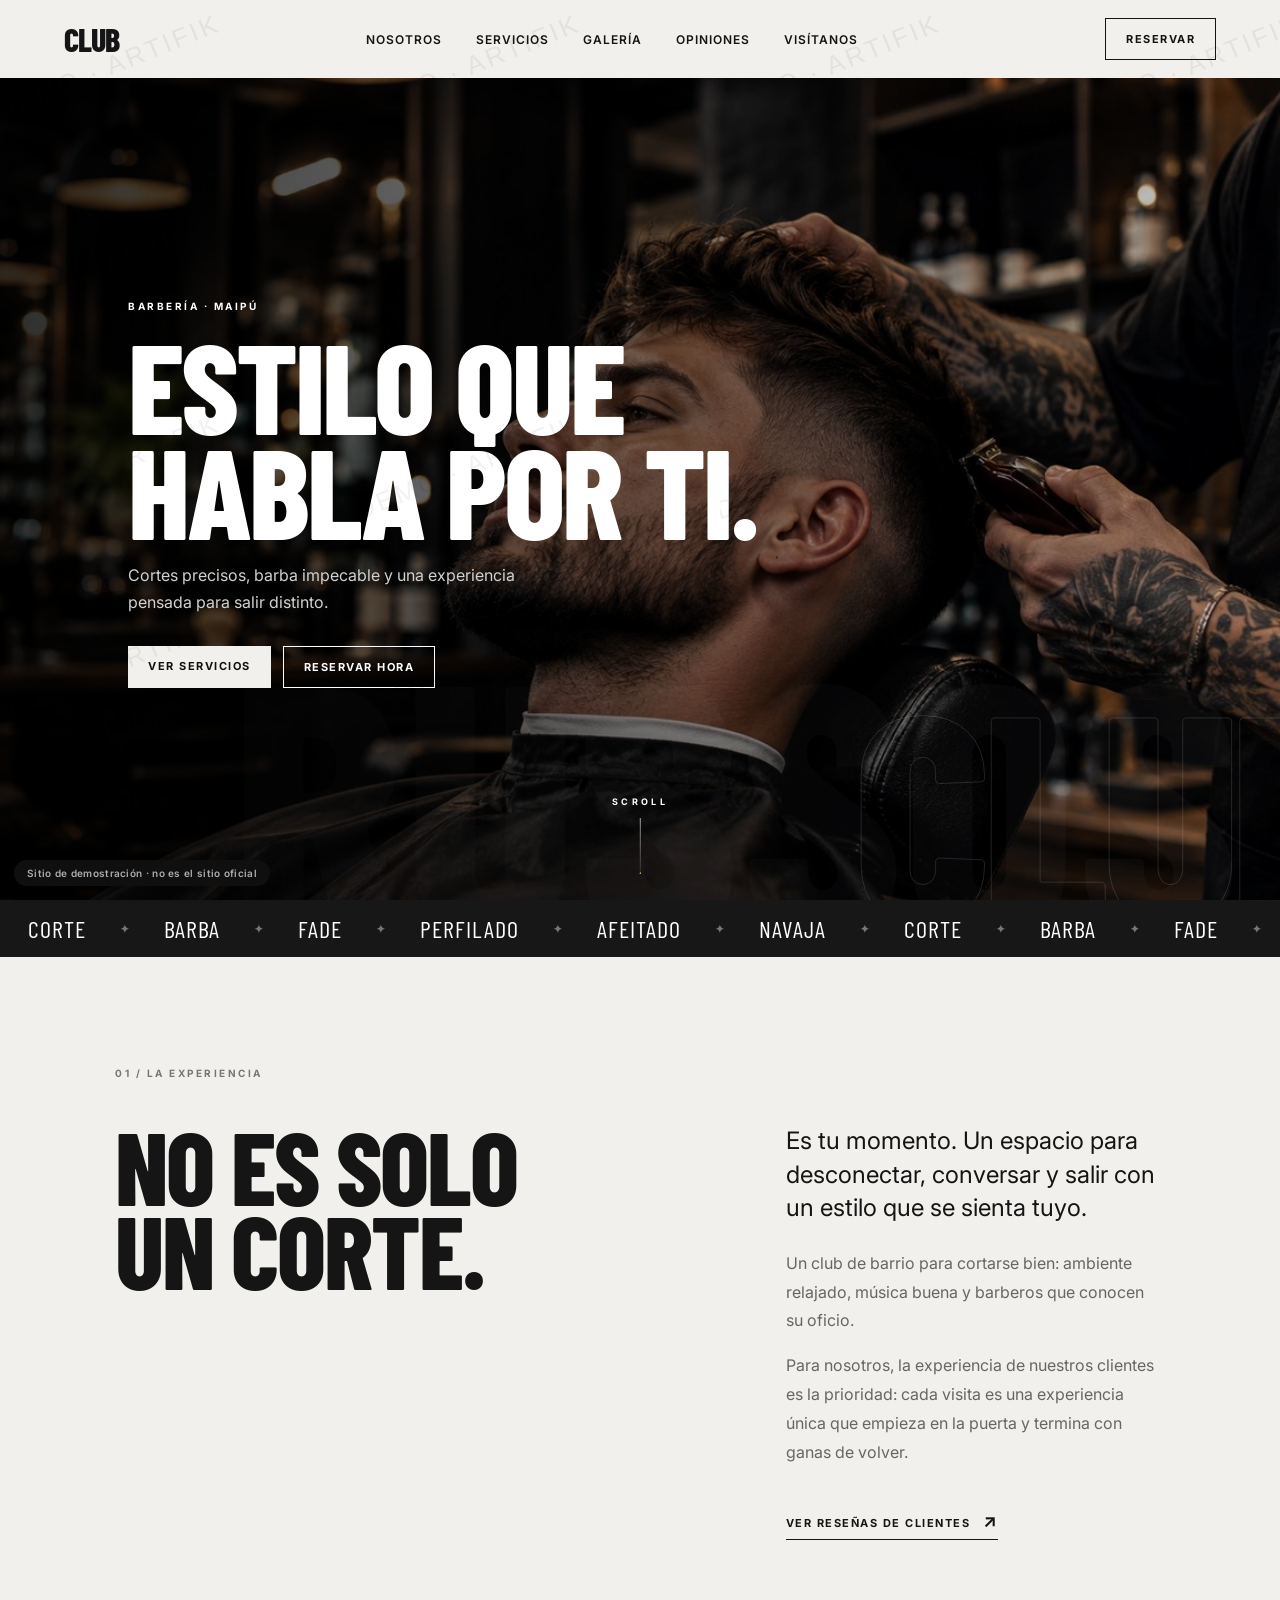
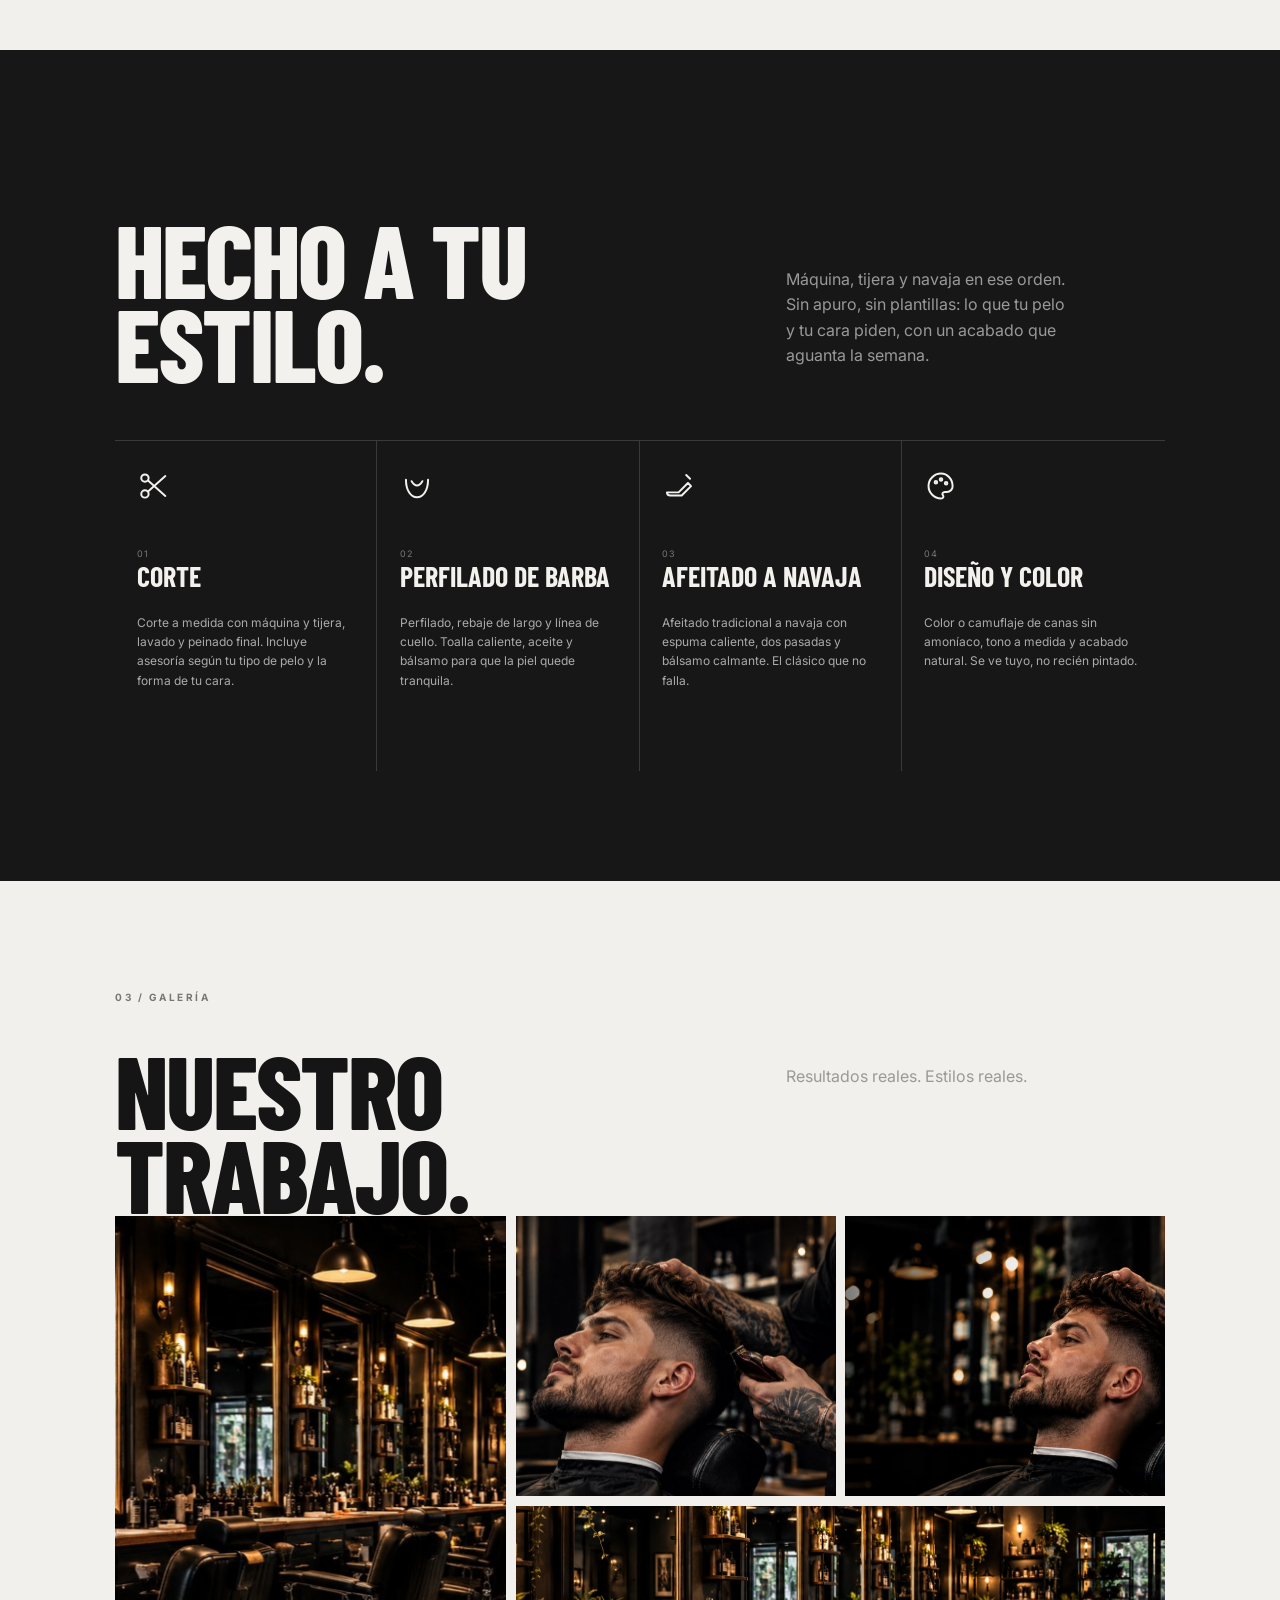
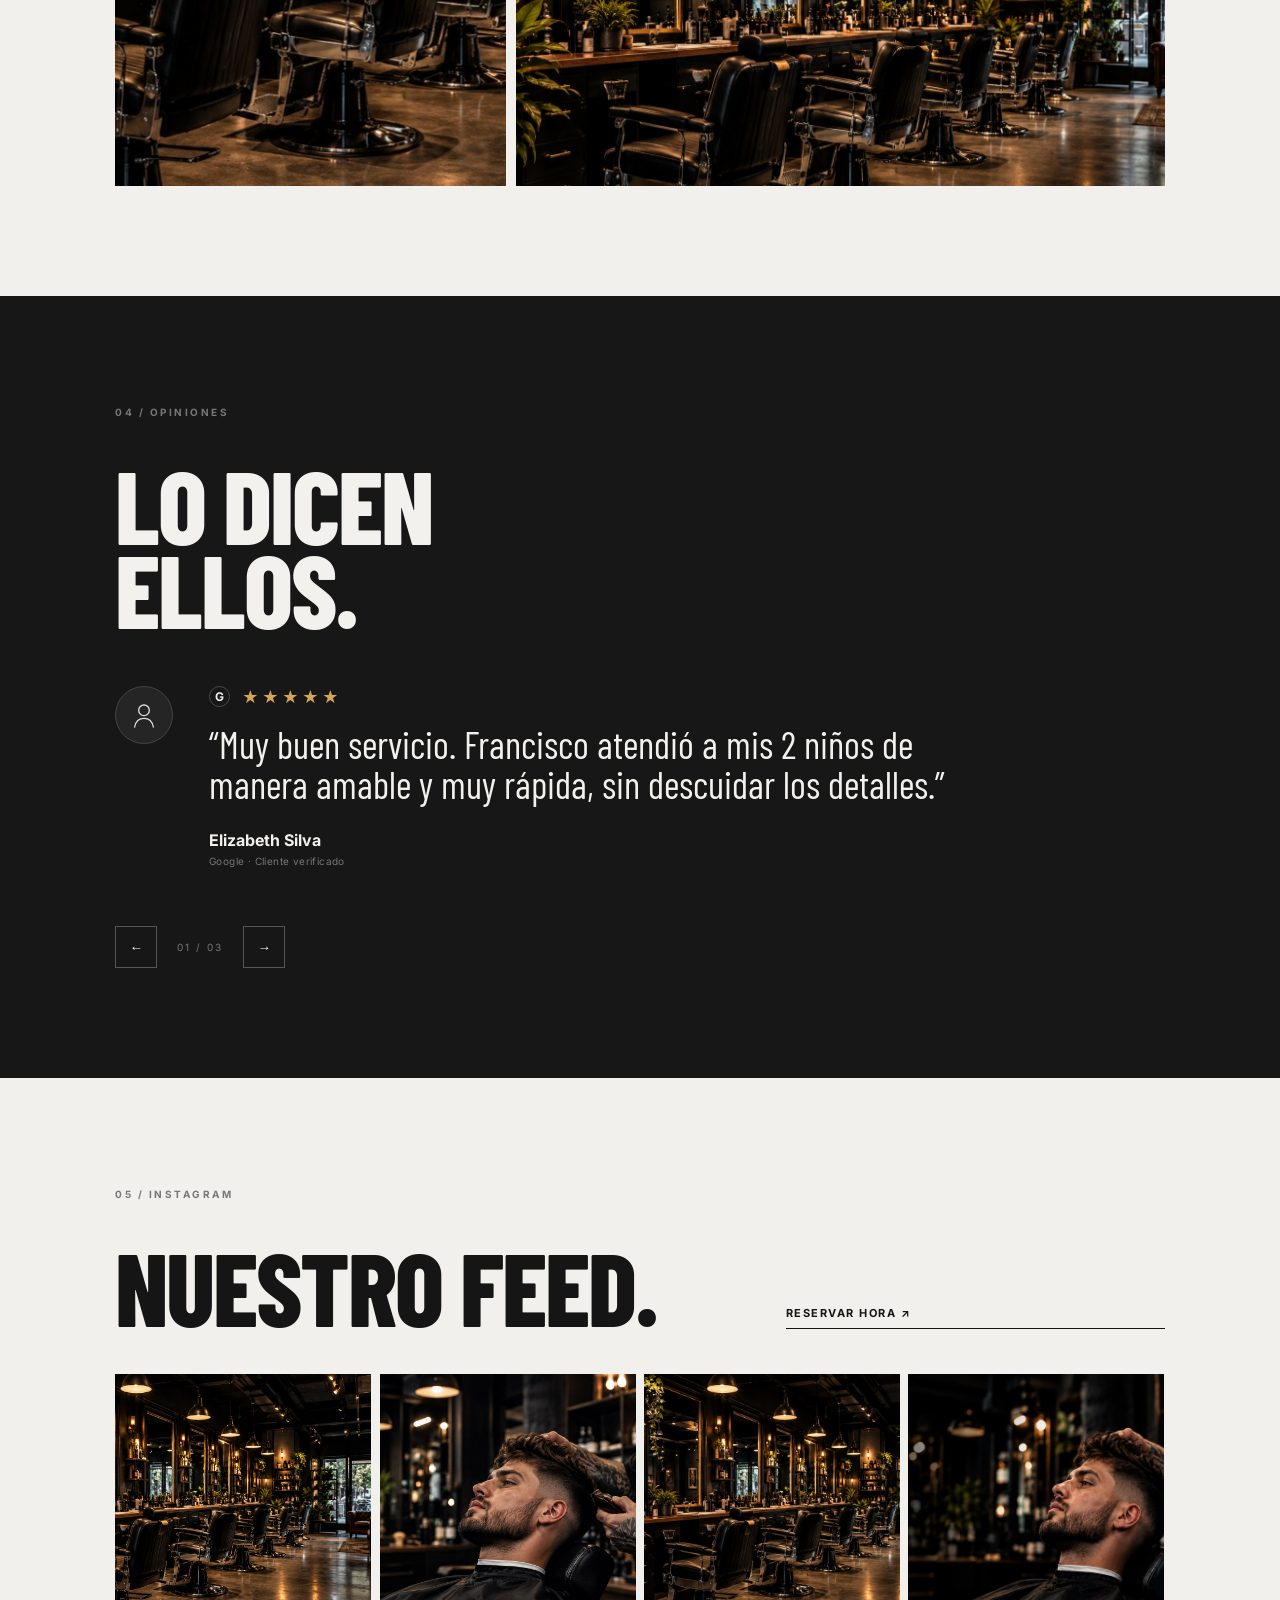
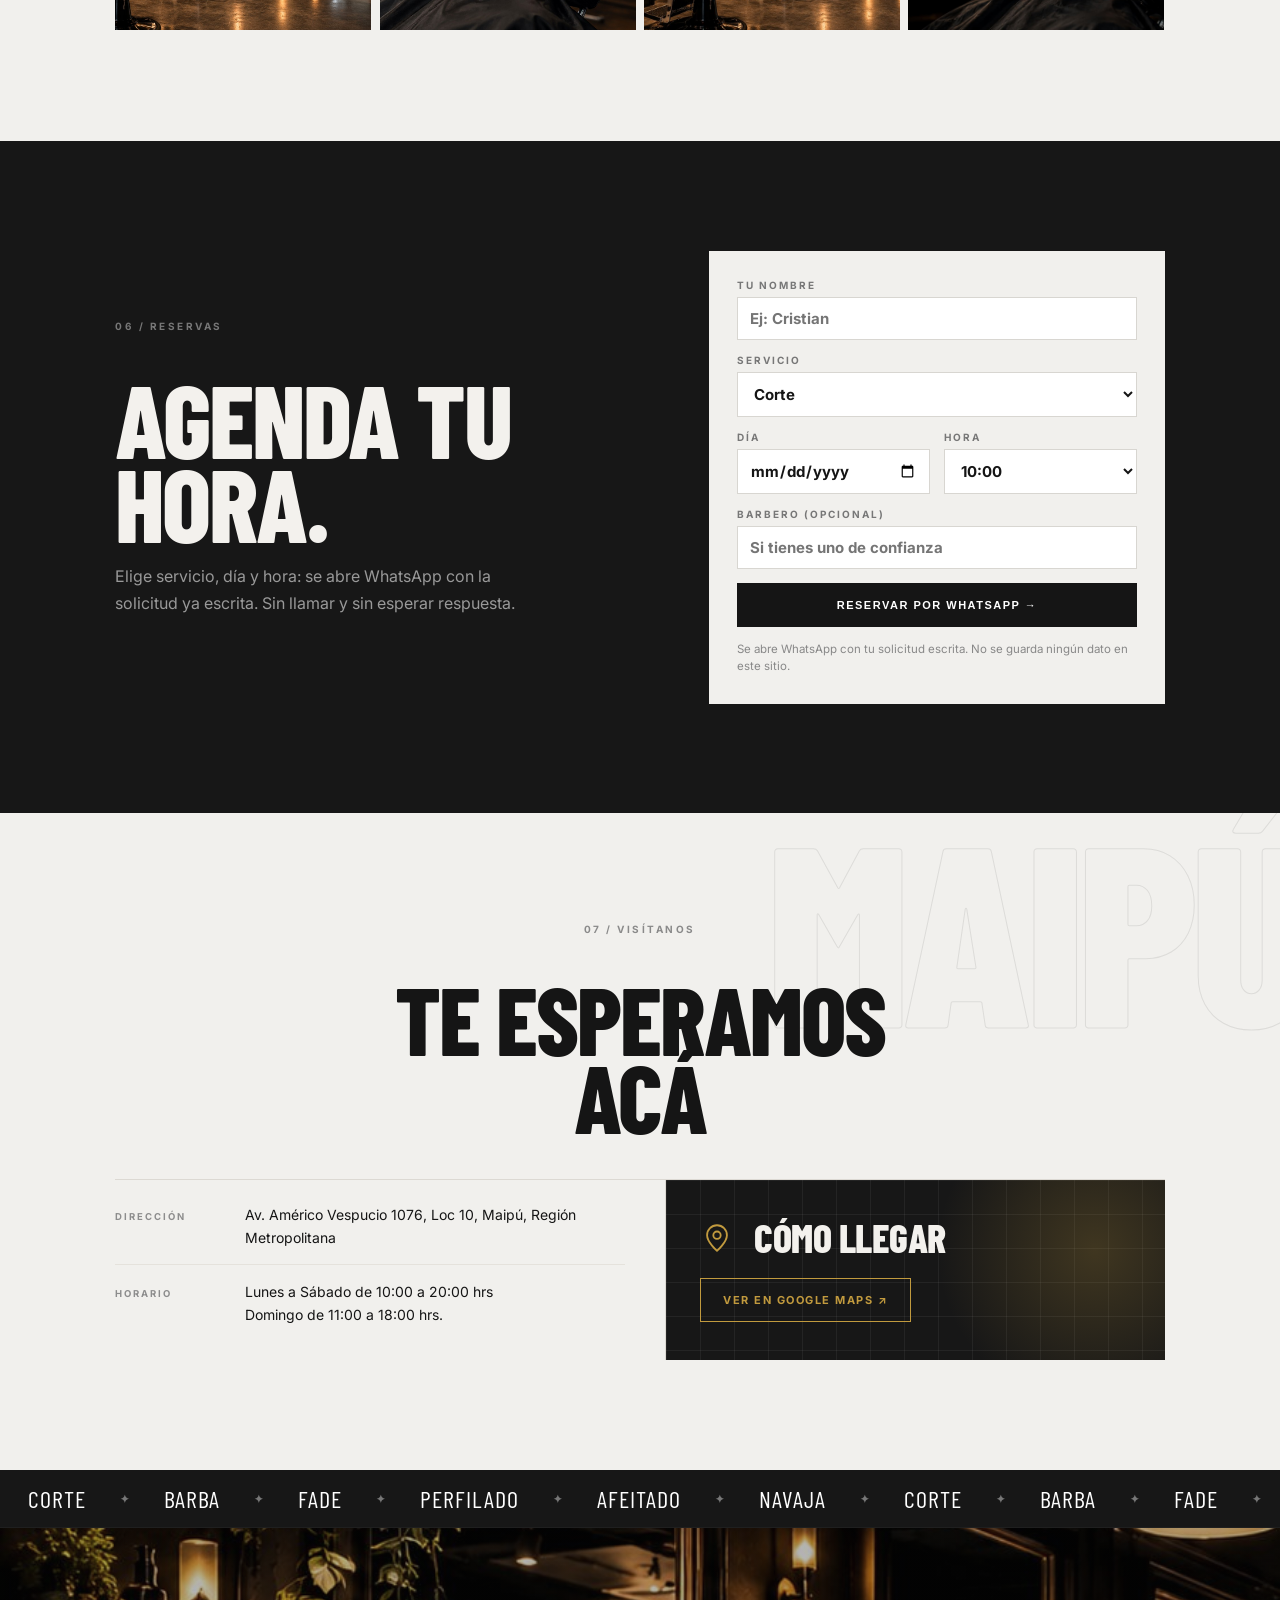
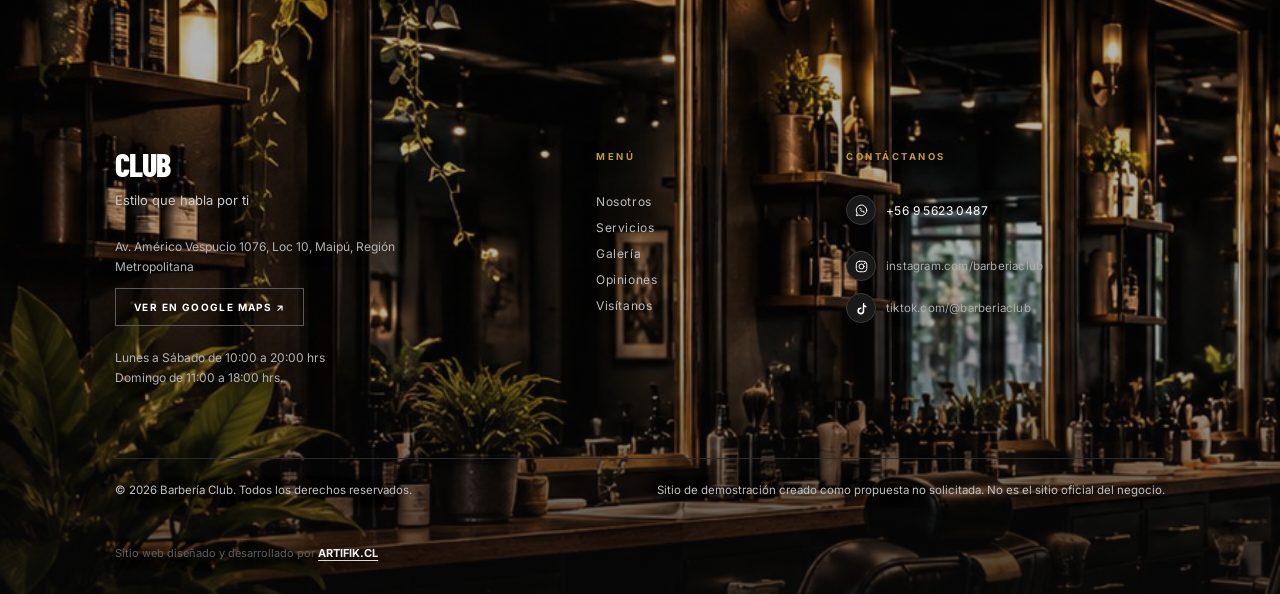
<file: sites/barberia-club/index.html>
<!doctype html>
<!-- PLANTILLA BARBERIA v1 · aprobada por el cliente (demo Russos)
     Reglas fijas: letter-spacing -1px en movil, marquesina max-content x3 con -50%,
     Reservas y Visit anos en una linea en movil, footer movil sin nav y textos de contacto >=16px.
     Antes de editar: references/feedback-cliente-barberia.md -->
<html lang="es-CL">
<head>
  <meta charset="utf-8">
  <meta name="viewport" content="width=device-width,initial-scale=1">
  <meta name="description" content="Barbería en Maipú">
  <meta name="robots" content="noindex, nofollow, noarchive">
  <title>Barbería Club — Barbería en Maipú</title>
  <link rel="preconnect" href="https://fonts.googleapis.com">
  <link rel="preconnect" href="https://fonts.gstatic.com" crossorigin>
  <script>document.documentElement.className+=" js";</script>
  <link href="https://fonts.googleapis.com/css2?family=Barlow+Condensed:wght@400;500;600;700;800&family=Inter:wght@400;500;600;700&display=swap" rel="stylesheet">
  <style>
*{box-sizing:border-box}html{scroll-behavior:smooth}body{margin:0;background:#f1f0ed;color:#151515;font-family:Inter,Arial,sans-serif}a{color:inherit;text-decoration:none}.site-header{height:78px;display:flex;align-items:center;justify-content:space-between;padding:0 5vw;background:#f1f0ed;position:sticky;top:0;z-index:20}.brand{font-family:"Barlow Condensed",sans-serif;font-weight:800;font-size:32px;letter-spacing:-1px}.brand span,.section-head span,.intro h2 span,.gallery-head span,.social-head span{font-style:normal}.nav{display:flex;gap:34px;font-size:12px;font-weight:600;text-transform:uppercase;letter-spacing:1px}.header-cta,.btn{font-size:11px;font-weight:700;letter-spacing:1.5px;padding:13px 20px}.header-cta{border:1px solid #151515}.nav .nav-cta{display:none}.menu-toggle{display:none;background:none;border:0;font-size:24px;cursor:pointer;line-height:1;padding:10px;color:inherit}.menu-icon{display:block}.hero{min-height:calc(100vh - 78px);position:relative;display:flex;align-items:center;overflow:hidden;background:#252525;color:#fff}.hero-media{position:absolute;inset:0;background:#111;overflow:hidden}.hero-media img{width:100%;height:100%;object-fit:cover;object-position:center;display:block}.hero-media:after{content:"RUSSOS";position:absolute;right:5vw;bottom:-7vw;font-family:"Barlow Condensed";font-size:27vw;font-weight:800;color:rgba(255,255,255,.035)}.hero-overlay{position:absolute;inset:0;background:linear-gradient(90deg,rgba(0,0,0,.82),rgba(0,0,0,.2))}.hero-content{position:relative;z-index:1;width:min(760px,90%);margin-left:10vw}.eyebrow,.section-kicker{font-size:10px;letter-spacing:2.5px;font-weight:700}.hero h1{font-family:"Barlow Condensed";font-size:clamp(70px,10vw,145px);line-height:.82;margin:20px 0;font-weight:800;letter-spacing:-3px}.hero h1 em,.contact h2 em{font-style:normal}.hero-copy{max-width:440px;line-height:1.7;color:#d1d1d1}.hero-actions{display:flex;gap:12px;margin-top:30px}.btn-light{background:#f1f0ed;color:#111}.btn-outline{border:1px solid #fff;color:#fff}.hero-cue{position:absolute;left:50%;bottom:26px;z-index:6;transform:translateX(-50%);display:flex;flex-direction:column;align-items:center;gap:11px;color:#fff;text-transform:uppercase;font-size:9px;letter-spacing:3.4px;font-weight:700;pointer-events:none;transition:opacity .45s ease,transform .45s ease}.hero-cue.is-hidden{opacity:0;transform:translate(-50%,12px)}.hero-cue-track{position:relative;display:block;width:1px;height:56px;overflow:hidden;background:linear-gradient(to bottom,rgba(255,255,255,.62),rgba(255,255,255,.10))}.hero-cue-track i{position:absolute;left:0;top:-44px;width:1px;height:44px;background:linear-gradient(to bottom,rgba(224,181,88,0),#e0b558);animation:heroCue 1.7s cubic-bezier(.4,0,.2,1) infinite}.hero-cue-track:after{content:"";position:absolute;left:50%;bottom:0;width:7px;height:7px;border-right:2px solid #e0b558;border-bottom:2px solid #e0b558;transform:translateX(-50%) rotate(45deg)}@keyframes heroCue{0%{transform:translateY(0);opacity:0}16%{opacity:1}72%{opacity:1}100%{transform:translateY(100px);opacity:0}}@media(max-width:800px){.hero-cue{bottom:18px;font-size:8px;letter-spacing:3px}.hero-cue-track{height:44px}}@media(prefers-reduced-motion:reduce){.hero-cue-track i{animation:none;top:16px;height:22px;background:#c19a3e}}.marquee{width:100%;overflow:hidden;background:#171717;color:#fff;padding:0}.marquee-track{display:flex;width:max-content;animation:marquee 52s linear infinite;will-change:transform}.marquee-group{width:max-content;display:flex;align-items:center;justify-content:flex-start;gap:34px;padding:14px 28px;font-family:"Barlow Condensed";font-size:24px;letter-spacing:1px;white-space:nowrap}.marquee-group b{font-size:11px;color:#777}@keyframes marquee{from{transform:translateX(0)}to{transform:translateX(-50%)}}.section{padding:110px 9vw}.section-kicker{margin-bottom:45px;color:#777}.intro-grid,.section-head,.gallery-head,.social-head{display:grid;grid-template-columns:1.2fr .8fr;gap:8vw}.intro h2,.section-head h2,.gallery-head h2,.social-head h2{font-family:"Barlow Condensed";font-size:clamp(55px,8vw,115px);line-height:.82;margin:0;font-weight:800;letter-spacing:-2px}.lead{font-size:24px;line-height:1.4;margin-top:0}.intro p:not(.lead){color:#666;line-height:1.8;max-width:520px}.text-link{display:inline-block;margin-top:28px;font-size:11px;font-weight:700;letter-spacing:1.5px;border-bottom:1px solid;padding-bottom:8px}.text-link span{font-size:18px;margin-left:8px}.dark{background:#171717;color:#f3f1ed}.dark .section-kicker{color:#777}.section-head{align-items:end;margin-bottom:55px}.section-head p,.gallery-head p{max-width:280px;line-height:1.6;color:#999}.service-grid{display:grid;grid-template-columns:repeat(4,1fr);border-top:1px solid #3a3a3a}.service-card{min-height:330px;padding:28px 22px;border-right:1px solid #3a3a3a;display:flex;flex-direction:column;position:relative;overflow:hidden;isolation:isolate;transition:transform .35s cubic-bezier(.2,.7,.2,1),background .35s ease,border-color .35s ease,box-shadow .35s ease}.service-card:last-child{border-right:0}.service-card.featured{background:#262626}.service-card>span{font-size:9px;color:#777;letter-spacing:1px;transition:transform .35s ease,color .35s ease}.service-card::before{content:"";position:absolute;inset:auto -30% -55% -30%;height:150px;background:radial-gradient(circle,rgba(213,165,90,.18),transparent 68%);transform:translateY(55px);opacity:0;transition:transform .45s ease,opacity .45s ease;pointer-events:none;z-index:-1}.service-card::after{content:"";position:absolute;top:0;left:-110%;width:55%;height:100%;background:linear-gradient(105deg,transparent 0 38%,rgba(255,255,255,.09) 48%,transparent 60%);transform:skewX(-18deg);transition:left .65s ease;pointer-events:none}.service-icon{font-size:35px;margin-bottom:45px;transform-origin:center;transition:transform .35s cubic-bezier(.2,.8,.2,1),filter .35s ease}.service-card h3{font-family:"Barlow Condensed";font-size:28px;margin:0 0 10px;transition:letter-spacing .35s ease}.service-card:hover{transform:translateY(-8px) scale(1.015);background:#222;border-color:#5a5a5a;box-shadow:0 20px 45px rgba(0,0,0,.28);z-index:3}.service-card:hover::before{transform:translateY(0);opacity:1}.service-card:hover::after{left:125%}.service-card:hover .service-icon{transform:scale(1.18) rotate(-4deg);filter:drop-shadow(0 0 10px rgba(255,255,255,.18))}.service-card:hover>span{transform:translateX(4px);color:#aaa}.service-card:hover strong{transform:translateX(4px)}.service-card:hover h3{letter-spacing:.4px;animation:serviceGlitch .34s steps(2,end) 1}@keyframes serviceGlitch{0%{transform:none;text-shadow:none}35%{transform:translateX(1px);text-shadow:-1px 0 rgba(213,165,90,.8)}65%{transform:translateX(-1px);text-shadow:1px 0 rgba(255,255,255,.55)}100%{transform:none;text-shadow:none}}.service-card p{font-size:12px;line-height:1.6;color:#aaa;min-height:45px}.service-card strong{margin-top:auto;font-family:"Barlow Condensed";font-size:22px;transition:transform .35s ease;color:#f3f1ed}.gallery-grid{display:grid;grid-template-columns:1.1fr .9fr .9fr;grid-template-rows:280px 280px;gap:10px}.gallery-item{background:#d4d1ca;overflow:hidden;margin:0}.gallery-item img{width:100%;height:100%;display:block;object-fit:cover}.gallery-item img{width:100%;height:100%;object-fit:cover;display:block;transition:transform .5s ease}.gallery-item:hover img{transform:scale(1.04)}.gallery-item.tall{grid-row:span 2}.gallery-item.wide{grid-column:2 / 4}.asset-note{font-size:11px;color:#888}.review-slider{position:relative;max-width:850px;min-height:240px}.review{display:none;grid-template-columns:70px 1fr;column-gap:24px;align-items:start}.review-main{min-width:0}.review-source{display:flex;align-items:center;gap:12px;margin-bottom:18px}.review.active{display:grid}.avatar{width:58px;height:58px;border-radius:50%;background:#252525;border:1px solid #444;display:grid;place-items:center}.avatar svg{width:32px;height:32px;stroke:#ddd;fill:none;stroke-width:2;stroke-linecap:round;stroke-linejoin:round}.avatar-1{box-shadow:inset 0 0 0 2px #303030}.avatar-2{box-shadow:inset 0 0 0 2px #363636}.avatar-3{box-shadow:inset 0 0 0 2px #2c2c2c}.avatar-4{box-shadow:inset 0 0 0 2px #404040}.avatar-5{box-shadow:inset 0 0 0 2px #333}.google-g{display:inline-grid;place-items:center;width:21px;height:21px;border:1px solid #4c4c4c;border-radius:50%;font:700 12px Inter;color:#eee}.stars{color:#d5a55a;letter-spacing:3px;margin:0}.review p{font-family:"Barlow Condensed";font-size:38px;line-height:1.05;max-width:760px;margin:0 0 25px}.review strong,.review small{display:block}.review small{color:#777;margin-top:5px;font-size:10px;letter-spacing:.4px}.slider-controls{display:flex;gap:20px;align-items:center}.slider-controls button{background:none;border:1px solid #555;color:#fff;width:42px;height:42px}.slider-count{font-size:10px;letter-spacing:2px;color:#777}.social-head{align-items:end;margin-bottom:45px}.social-grid{display:grid;grid-template-columns:repeat(4,1fr);gap:8px}.social-tile{aspect-ratio:1;background:#d1cec7;display:grid;place-items:center;color:#888;font-family:"Barlow Condensed";font-size:25px;overflow:hidden}.social-tile img{width:100%;height:100%;object-fit:cover;display:block}.contact{min-height:620px;background-color:#222;background-position:center;background-size:cover;position:relative;color:#fff;display:flex;align-items:center}.contact-overlay{position:absolute;z-index:1;inset:0;background:linear-gradient(90deg,rgba(0,0,0,.72),rgba(0,0,0,.2))}.contact-content{position:relative;z-index:2;margin-left:10vw}.contact h2{font-family:"Barlow Condensed";font-size:clamp(75px,11vw,160px);line-height:.8;margin:20px 0}.contact-content>p:not(.eyebrow){max-width:350px;line-height:1.6;color:#ccc;margin-bottom:30px}@media(max-width:800px){.marquee-group{font-size:20px;gap:14px;padding:12px 18px}.site-header{height:68px;padding:0 5vw;position:sticky}.nav{display:flex;position:absolute;top:68px;left:0;right:0;flex-direction:column;gap:0;background:#f1f0ed;border-top:1px solid #d8d6d1;box-shadow:0 18px 30px rgba(0,0,0,.12);padding:8px 5vw;opacity:0;visibility:hidden;transform:translateY(-8px);pointer-events:none;transition:opacity .22s ease,transform .22s ease,visibility .22s ease;z-index:30}.nav.open{opacity:1;visibility:visible;transform:translateY(0);pointer-events:auto}.nav a{padding:15px 0;border-bottom:1px solid #ddd9d2;font-size:12px}.nav a:last-child{border-bottom:0}.nav .nav-cta{display:block;margin:14px 0 6px;padding:15px;background:#151515;color:#fff;text-align:center;border:0;font-weight:700;letter-spacing:2px}.header-cta{display:none}.menu-toggle{display:block}.hero{min-height:calc(100vh - 68px)}.hero-content{margin-left:7vw;margin-top:38vh}.hero h1{font-size:72px}.hero-actions{gap:16px}.section{padding:75px 7vw}.intro-grid,.section-head,.gallery-head,.social-head{grid-template-columns:1fr;gap:30px}.service-grid{grid-template-columns:1fr 1fr}.service-card{border-bottom:1px solid #3a3a3a}.gallery-grid{grid-template-columns:1fr 1fr;grid-template-rows:220px 220px}.gallery-item.tall{grid-row:span 1}.gallery-item.wide{grid-column:1 / 3}.review{grid-template-columns:52px 1fr;column-gap:16px}.avatar{width:48px;height:48px}.avatar svg{width:26px;height:26px}.review p{font-size:30px}.social-grid{grid-template-columns:1fr 1fr}.footer{grid-template-columns:1fr 1fr}}@media(max-width:480px){.footer-credit{grid-column:1}.service-grid{grid-template-columns:1fr}.gallery-grid{grid-template-columns:1fr;grid-template-rows:220px}.gallery-item.wide{grid-column:auto}.social-grid{grid-template-columns:1fr 1fr}.footer{grid-template-columns:1fr}.hero h1{font-size:62px}}

.contact-bg{position:absolute;inset:0;overflow:hidden;z-index:0}.contact-bg img{width:100%;height:100%;object-fit:cover;display:block}/* .contact-bg:after{content:"";position:absolute;inset:0;background:linear-gradient(90deg,rgba(0,0,0,.72),rgba(0,0,0,.2))} */
/* --- Reserva por WhatsApp (plan completo) --- */
.reserva{background:#171717;color:#f3f1ed;padding:110px 9vw}
.reserva-grid{display:grid;grid-template-columns:1.05fr .95fr;gap:7vw;align-items:center}
.reserva h2{font-family:"Barlow Condensed";font-size:clamp(55px,8vw,115px);line-height:.82;margin:0 0 18px;font-weight:800;letter-spacing:-2px}
.reserva h2 span{font-style:normal}
.reserva-intro p{color:#999;line-height:1.7;max-width:420px}
.reserva-card{background:#f1f0ed;color:#151515;padding:28px;display:grid;gap:14px}
.reserva-card label{display:flex;flex-direction:column;gap:6px;font-size:10px;letter-spacing:2px;font-weight:700;text-transform:uppercase;color:#777}
.reserva-card input,.reserva-card select{font:inherit;font-size:15px;letter-spacing:0;text-transform:none;color:#151515;background:#fff;border:1px solid #d8d6d1;padding:11px 12px;width:100%;border-radius:0}
.reserva-card input:focus,.reserva-card select:focus{outline:2px solid #c19a3e;outline-offset:1px}
.reserva-row{display:grid;grid-template-columns:1fr 1fr;gap:14px}
.reserva-card .btn{background:#151515;color:#fff;border:0;cursor:pointer;padding:16px;text-align:center}
.reserva-card .btn:hover{background:#c19a3e;color:#151515}
.reserva-hint{margin:0;font-size:11.5px;color:#888;letter-spacing:0;text-transform:none;font-weight:400;line-height:1.5}
@media(max-width:800px){.reserva{padding:70px 6vw}.reserva-grid{grid-template-columns:1fr;gap:34px}.reserva-row{grid-template-columns:1fr}}
.demo-badge{position:fixed;bottom:14px;left:14px;z-index:99;background:#111;color:#bbb;font:600 10px Inter,Arial;padding:7px 13px;border-radius:999px;letter-spacing:.3px;opacity:.92;box-shadow:0 4px 14px rgba(0,0,0,.35)}
.demo-wm{position:fixed;inset:0;z-index:34;pointer-events:none;background-repeat:repeat;background-image:url("data:image/svg+xml,%3Csvg xmlns='http://www.w3.org/2000/svg' width='360' height='200'%3E%3Ctext x='0' y='120' transform='rotate(-22 0 120)' font-family='Helvetica,Arial,sans-serif' font-size='26' letter-spacing='3' fill='%23151515' fill-opacity='0.06'%3EDEMO %C2%B7 ARTIFIK%3C/text%3E%3C/svg%3E")}
/* ===================== v3 · Yelcafé learnings ===================== */
/* Iconos de servicio (SVG por servicio, no emoji repetido) */
.service-icon{font-size:0;line-height:0}
.service-icon svg{width:34px;height:34px;display:block;stroke:currentColor;fill:none;stroke-width:1.4;stroke-linecap:round;stroke-linejoin:round}
.service-card p{min-height:0;margin:10px 0 20px}
.service-card strong{margin-top:auto}
/* Banda parallax */
.px{position:relative;height:84vh;min-height:560px;display:flex;align-items:center;overflow:hidden;background:#0e0e0e;color:#fff}
.px-media{position:absolute;inset:-26% 0;background-size:cover;background-position:center 40%;background-color:#1a1a1a;transform:translate3d(0,var(--py,0px),0) scale(var(--ps,1.34));will-change:transform}
.hero-ghost{z-index:1;right:-2vw;bottom:-1vw;font-size:19vw;transform:translate3d(var(--gx,0),0,0);color:transparent;-webkit-text-stroke:1px rgba(255,255,255,.22);will-change:transform}
.px-veil{position:absolute;inset:0;background:linear-gradient(90deg,rgba(8,8,8,.88),rgba(8,8,8,.22) 72%),linear-gradient(0deg,rgba(8,8,8,.78),transparent 48%)}
.px-ghost{position:absolute;right:-3vw;bottom:-1vw;z-index:1;font-family:"Barlow Condensed";font-weight:800;font-size:23vw;line-height:.72;letter-spacing:-.8vw;white-space:nowrap;color:transparent;-webkit-text-stroke:1px rgba(255,255,255,.13);pointer-events:none;transform:translate3d(var(--gx,0px),0,0);will-change:transform}
.px-copy{position:relative;z-index:2;margin-left:10vw;width:min(600px,84%);transform:translate3d(0,var(--cy,0px),0);opacity:var(--co,1);will-change:transform,opacity}
.px-copy .eyebrow{color:#c19a3e;letter-spacing:3px}
.px-copy h2{font-family:"Barlow Condensed";font-size:clamp(52px,7.6vw,112px);line-height:.84;margin:18px 0 0;font-weight:800;letter-spacing:-2px}
.px-copy h2 em{font-style:normal;color:#c19a3e}
.px-text{margin:22px 0 0;max-width:430px;line-height:1.7;color:#cfcfcf;font-size:15px}
.px-copy .btn{margin-top:30px}
@media(max-width:800px){.px{height:auto;min-height:0;padding:92px 0}.px-media{inset:-24% 0;transform:translate3d(0,var(--py,0px),0) scale(1.2)}.px-ghost{font-size:42vw;bottom:-2vw}.px-copy{margin-left:6vw;width:88%;transform:none;opacity:1}}
/* Visítanos */
.visit-ghost{position:absolute;right:-2vw;top:6vh;z-index:0;font-family:"Barlow Condensed";font-weight:800;font-size:20vw;line-height:.8;letter-spacing:-.6vw;white-space:nowrap;text-transform:uppercase;color:transparent;-webkit-text-stroke:1px rgba(21,21,21,.09);pointer-events:none;transform:translate3d(0,var(--vg,0px),0);will-change:transform}
.visit{position:relative;overflow:hidden;background:#f1f0ed;padding:110px 9vw}
.visit .section-kicker{color:#8a8a8a;text-align:center}
.visit-head{display:block;text-align:center;margin:20px 0 44px}
.visit-head h2{font-family:"Barlow Condensed";font-size:clamp(52px,7.4vw,104px);line-height:.82;margin:0 auto;font-weight:800;letter-spacing:-2px}
.visit-head h2 span{font-style:normal}
.visit-head p{max-width:280px;line-height:1.6;color:#777;margin:0}
.visit-grid{display:grid;grid-template-columns:1.05fr .95fr;border-top:1px solid #dcd9d3}
.visit-card{padding:8px 40px 8px 0;border-right:1px solid #dcd9d3}
.visit-row{display:grid;grid-template-columns:112px 1fr;gap:18px;padding:15px 0;border-bottom:1px solid #e5e2dc;align-items:baseline}
.visit-row:last-child{border-bottom:0}
.visit-row .k{font-size:9.5px;letter-spacing:2px;font-weight:700;color:#8d8d8d;text-transform:uppercase}
.visit-row .v{font-size:14px;line-height:1.65}
.visit-row .v a{border-bottom:1px solid #c19a3e;padding-bottom:2px}
.visit-map{position:relative;display:grid;grid-template-columns:auto 1fr;align-content:center;gap:20px 20px;padding:38px 34px;background:#171717;color:#f3f1ed;overflow:hidden;transition:background .4s ease}
.visit-map:before{content:"";position:absolute;inset:0;background-image:linear-gradient(rgba(255,255,255,.055) 1px,transparent 1px),linear-gradient(90deg,rgba(255,255,255,.055) 1px,transparent 1px);background-size:34px 34px}
.visit-map:after{content:"";position:absolute;width:360px;height:360px;right:-110px;top:-110px;background:radial-gradient(circle,rgba(193,154,62,.24),transparent 62%)}
.visit-map>*{position:relative;z-index:1}
.visit-pin{grid-column:1;grid-row:1;align-self:center;width:34px;height:34px;color:#c19a3e}
.visit-map h3{grid-column:2;grid-row:1;align-self:center;font-family:"Barlow Condensed";font-size:clamp(30px,3.1vw,42px);line-height:1;margin:0;font-weight:800;letter-spacing:-.5px;white-space:nowrap}
.visit-map .btn{grid-column:1/-1;grid-row:2;justify-self:start}
.visit-map p{margin:0;color:#a6a6a6;line-height:1.6;font-size:13px;max-width:290px}
.visit-map .btn{align-self:flex-start;border:1px solid #c19a3e;color:#c19a3e;padding:14px 22px}
.visit-map:hover{background:#1e1e1e}
.visit-map:hover .btn{background:#c19a3e;color:#151515}
@media(max-width:800px){.visit{padding:70px 6vw}.visit-head{grid-template-columns:1fr;gap:22px;margin-bottom:32px}.visit-grid{grid-template-columns:1fr}.visit-card{border-right:0;border-bottom:1px solid #dcd9d3;padding:6px 0 12px}.visit-row{grid-template-columns:92px 1fr;gap:14px}.visit-map{padding:28px 22px;min-height:0;margin-top:20px}}
/* Footer rico */
.footer{background:#111;color:#eee;padding:70px 9vw 30px;display:grid;grid-template-columns:1.5fr .9fr 1fr;gap:48px}
.footer{position:relative;overflow:hidden;background:#0d0d0d;color:#eee;padding:220px 9vw 34px;display:grid;grid-template-columns:1.5fr .7fr 1.1fr;gap:46px;border-top:1px solid #1f1f1f}
.footer-bg{position:absolute;inset:0;z-index:0}
.footer-bg img{width:100%;height:100%;object-fit:cover;object-position:center 30%;display:block;filter:grayscale(.15)}
.footer-veil{position:absolute;inset:0;z-index:1;background:linear-gradient(180deg,rgba(8,8,8,.30) 0%,rgba(8,8,8,.30) 58%,rgba(8,8,8,.72) 100%)}
.footer>.footer-brand,.footer>.footer-nav,.footer>.footer-social,.footer>.footer-credit,.footer>.footer-bottom{position:relative;z-index:2}
.footer-brand,.footer-nav,.footer-social{display:flex;flex-direction:column}
.footer strong{font-size:10px;letter-spacing:2px}
.footer p{color:#b3b3b3;font-size:12px;line-height:1.8;margin:0;text-shadow:0 1px 14px rgba(0,0,0,.65)}
.footer a,.footer span{text-shadow:0 1px 14px rgba(0,0,0,.65)}
.footer p.footer-logo{font-family:"Barlow Condensed";font-size:32px;font-weight:800;letter-spacing:-1px;margin:0 0 10px;line-height:1;color:#fff}
.footer p.footer-tag{color:#c9c9c9;font-size:13px;line-height:1.6;max-width:280px;margin:0 0 26px}
.footer-block{margin:0 0 22px}
.footer-block:last-child{margin-bottom:0}
.footer p.footer-line{color:#b3b3b3;font-size:12px;line-height:1.7;margin:0 0 10px;max-width:290px}
.footer-line a{border-bottom:1px solid #2e2e2e;padding-bottom:1px}
.footer-map{align-self:flex-start;display:inline-block;font-size:10px;letter-spacing:1.4px;text-transform:uppercase;font-weight:700;color:#fff;border:1px solid #5a5a5a;padding:12px 18px;transition:background .2s ease,border-color .2s ease}
.footer-map:hover{background:#fff;color:#111;border-color:#fff}
.footer p.footer-title{font-size:9.5px;letter-spacing:2.5px;font-weight:700;color:#c19a3e;margin:0 0 18px;text-transform:uppercase}
.footer-nav{display:flex;flex-direction:column;gap:11px;font-size:12px;letter-spacing:.6px}
.footer-nav a{color:#bcbcbc;transition:color .2s ease}
.footer-nav a:hover{color:#fff}
.footer-social{gap:12px;font-size:12px}
.footer-phone{display:flex;align-items:center;gap:10px;color:#fff;margin:0 0 14px;letter-spacing:.4px}
.fs-link{display:flex;align-items:center;gap:10px;color:#bcbcbc;transition:color .2s ease}
.fs-link:hover{color:#fff}
.fs-icon{flex:0 0 auto;width:30px;height:30px;border-radius:50%;background:#191919;border:1px solid #3b3b3b;display:grid;place-items:center;color:#fff;transition:background .2s ease,border-color .2s ease}
.fs-link:hover .fs-icon{background:#fff;color:#111;border-color:#fff}
.fs-icon svg{width:15px;height:15px}
.fs-url{font-size:11.5px;letter-spacing:.2px;color:#aeaeae;overflow-wrap:anywhere}
.fs-link:hover .fs-url{color:#e8e8e8}
.footer-credit{grid-column:1/-1;display:flex;flex-wrap:wrap;gap:8px 26px;justify-content:space-between;border-top:1px solid #2b2b2b;margin-top:14px;padding-top:22px;color:#c2c2c2;font-size:11.5px;line-height:1.6}
.footer-credit a{color:#eee;font-weight:700;text-decoration:underline;text-underline-offset:3px}
.footer-bottom{grid-column:1/-1;display:flex;flex-wrap:wrap;gap:8px 20px;justify-content:space-between;color:#5f5f5f;font-size:11px}
.footer-bottom a{color:#eee;font-weight:700;text-decoration:underline;text-underline-offset:3px}


@media(max-width:900px){.footer{grid-template-columns:1fr 1fr;gap:36px 30px}.footer-credit,.footer-bottom{grid-column:1/-1}}
@media(max-width:800px){
  .hero h1,.intro h2,.section-head h2,.gallery-head h2,.social-head h2,.visit-head h2,.reserva h2,.footer p.footer-logo{letter-spacing:-1px}
  .hero h1{letter-spacing:-1px;line-height:.86}
  /* Reservas: titular en una sola línea */
  .visit-head h2{font-size:clamp(28px,8.2vw,42px);white-space:nowrap;letter-spacing:-1px}
  .visit-head h2 br{display:none}
  .reserva h2{font-size:clamp(34px,10.4vw,46px);white-space:nowrap;letter-spacing:-1px}
  .reserva h2 br{display:none}
  .reserva h2 span{display:inline}
}
@media(max-width:560px){.footer{grid-template-columns:1fr;gap:0;padding:120px 22px 0}
  .footer-bg img{object-position:center bottom;filter:grayscale(.22) brightness(.85)}
  .footer-veil{background:linear-gradient(180deg,rgba(6,6,6,.88) 0%,rgba(6,6,6,.82) 45%,rgba(6,6,6,.80) 100%)}
  .footer-nav{display:none}
  .footer p.footer-logo{font-size:48px;letter-spacing:-1px;margin-bottom:12px}
  .footer p.footer-tag{font-size:12px;max-width:250px;margin-bottom:20px}
  .footer-block{margin-bottom:18px}
  .footer p.footer-line{font-size:16px;line-height:1.55;max-width:300px}
  .footer-map{padding:14px 18px;font-size:16px;letter-spacing:.5px;line-height:1}
  .footer-title{font-size:12.5px;letter-spacing:1.2px;margin:16px 0 14px}
  .footer-social{gap:16px;font-size:16px}
  .footer-social .fs-url{font-size:16px;line-height:1.35;color:#dcdcdc}
  .footer-social .fs-icon{width:34px;height:34px}
  .footer-social .fs-icon svg{width:17px;height:17px}
  .footer p.footer-tag{font-size:15px;line-height:1.5;max-width:260px}
  .footer-phone{font-size:16px;margin-bottom:0;letter-spacing:0;line-height:1.35}
  .footer-credit{flex-direction:column;gap:7px;text-align:left;font-size:11px;line-height:1.55;margin-top:26px;padding-top:18px;border-top-color:rgba(255,255,255,.18)}
  .footer-bottom{margin:22px -22px 0;padding:12px 22px 16px;background:#000;flex-direction:column;gap:6px;font-size:8.5px;color:rgba(255,255,255,.7)}
  .footer-bottom a{font-size:8.5px}
}
/* Reveals al hacer scroll */
html.js [data-rv]{opacity:0;transform:translate3d(0,26px,0);transition:opacity .85s cubic-bezier(.16,.7,.2,1),transform .85s cubic-bezier(.16,.7,.2,1);transition-delay:var(--rv-d,0ms);will-change:transform,opacity}
html.js [data-rv].rv-in{opacity:1;transform:translate3d(0,0,0)}
/* Parallax del hero y de la galería */
.hero-media{transform:translate3d(0,var(--hy,0px),0) scale(var(--hs,1.02));will-change:transform}
.gallery-grid>figure,.gallery-grid>div{overflow:hidden}
.gallery-grid img{will-change:transform}
@media(prefers-reduced-motion:reduce){html.js [data-rv]{opacity:1;transform:none;transition:none}.px-media,.px-copy,.px-ghost,.hero-media,.gallery-grid img{transform:none!important;opacity:1!important}}
  </style>
</head>
<body>
  <div class="demo-wm" aria-hidden="true"></div>
  <div class="demo-badge">Sitio de demostración · no es el sitio oficial</div>
  <header class="site-header">
    <a class="brand" href="#inicio">CLUB</a>
    <nav class="nav" id="primary-nav" aria-label="Principal">
      <a href="#nosotros">Nosotros</a>
      <a href="#servicios">Servicios</a>
      <a href="#galeria">Galería</a>
      <a href="#opiniones">Opiniones</a>
      <a href="#visitanos">Visítanos</a>
      <a class="nav-cta" href="#reserva">RESERVAR</a>
    </nav>
    <a class="header-cta" href="#reserva">RESERVAR</a>
    <button class="menu-toggle" type="button" aria-label="Abrir menú" aria-expanded="false" aria-controls="primary-nav"><span class="menu-icon" aria-hidden="true">☰</span></button>
  </header>

  <main id="inicio">
    <section class="hero">
      <picture class="hero-media"><source media="(max-width: 800px)" srcset="/sites/barberia-club/assets/hero-mobile.jpg"><img src="/sites/barberia-club/assets/grooming-profile.jpg" alt="Barbería Club"></picture>
      <div class="hero-overlay"></div>
      <div class="hero-content">
        <p class="eyebrow">BARBERÍA · MAIPÚ</p>
        <h1>ESTILO QUE<br><em>HABLA</em> POR TI.</h1>
        <p class="hero-copy">Cortes precisos, barba impecable y una experiencia pensada para salir distinto.</p>
        <div class="hero-actions">
          <a class="btn btn-light" href="#servicios">VER SERVICIOS</a>
          <a class="btn btn-outline" href="#reserva">RESERVAR HORA</a>
        </div>
      </div>
      <div class="px-ghost hero-ghost" aria-hidden="true">CLUB</div>
      <div class="hero-cue" aria-hidden="true"><span>SCROLL</span><i class="hero-cue-track"><i></i></i></div>
    </section>

    
    <section class="marquee" aria-label="Servicios destacados">
      <div class="marquee-track">
        <div class="marquee-group"><span>CORTE</span><b>✦</b><span>BARBA</span><b>✦</b><span>FADE</span><b>✦</b><span>PERFILADO</span><b>✦</b><span>AFEITADO</span><b>✦</b><span>NAVAJA</span><b>✦</b><span>CORTE</span><b>✦</b><span>BARBA</span><b>✦</b><span>FADE</span><b>✦</b><span>PERFILADO</span><b>✦</b><span>AFEITADO</span><b>✦</b><span>NAVAJA</span><b>✦</b><span>CORTE</span><b>✦</b><span>BARBA</span><b>✦</b><span>FADE</span><b>✦</b><span>PERFILADO</span><b>✦</b><span>AFEITADO</span><b>✦</b><span>NAVAJA</span></div>
        <div class="marquee-group" aria-hidden="true"><span>CORTE</span><b>✦</b><span>BARBA</span><b>✦</b><span>FADE</span><b>✦</b><span>PERFILADO</span><b>✦</b><span>AFEITADO</span><b>✦</b><span>NAVAJA</span><b>✦</b><span>CORTE</span><b>✦</b><span>BARBA</span><b>✦</b><span>FADE</span><b>✦</b><span>PERFILADO</span><b>✦</b><span>AFEITADO</span><b>✦</b><span>NAVAJA</span><b>✦</b><span>CORTE</span><b>✦</b><span>BARBA</span><b>✦</b><span>FADE</span><b>✦</b><span>PERFILADO</span><b>✦</b><span>AFEITADO</span><b>✦</b><span>NAVAJA</span></div>
      </div>
    </section>

    <section class="intro section" id="nosotros">
      <div class="section-kicker">01 / LA EXPERIENCIA</div>
      <div class="intro-grid">
        <h2>NO ES SOLO<br><span>UN CORTE.</span></h2>
        <div>
          <p class="lead">Es tu momento. Un espacio para desconectar, conversar y salir con un estilo que se sienta tuyo.</p>
          <p>Un club de barrio para cortarse bien: ambiente relajado, música buena y barberos que conocen su oficio.</p>
          <p>Para nosotros, la experiencia de nuestros clientes es la prioridad: cada visita es una experiencia única que empieza en la puerta y termina con ganas de volver.</p>
          <a class="text-link" href="#opiniones">VER RESEÑAS DE CLIENTES <span>↗</span></a>
        </div>
      </div>
    </section>
    

    <section class="services section dark" id="servicios">
      <div class="section-kicker">02 / SERVICIOS</div>
      <div class="section-head">
        <h2>HECHO A TU <span>ESTILO.</span></h2>
        <p>Máquina, tijera y navaja en ese orden. Sin apuro, sin plantillas: lo que tu pelo y tu cara piden, con un acabado que aguanta la semana.</p>
      </div>
      <div class="service-grid">
        <article class="service-card"><div class="service-icon"><svg viewBox="0 0 24 24" width="34" height="34" fill="none" stroke="currentColor" stroke-width="1.4" stroke-linecap="round" stroke-linejoin="round" aria-hidden="true"><circle cx="5.6" cy="6.4" r="2.6"/><circle cx="5.6" cy="17.6" r="2.6"/><path d="M7.8 8.2 20 19M7.8 15.8 20 5"/></svg></div><span>01</span><h3>CORTE</h3><p>Corte a medida con máquina y tijera, lavado y peinado final. Incluye asesoría según tu tipo de pelo y la forma de tu cara.</p></article>
        <article class="service-card"><div class="service-icon"><svg viewBox="0 0 24 24" width="34" height="34" fill="none" stroke="currentColor" stroke-width="1.4" stroke-linecap="round" stroke-linejoin="round" aria-hidden="true"><path d="M4.2 7.5c0 7.6 3.5 12.5 7.8 12.5s7.8-4.9 7.8-12.5"/><path d="M8.2 8.6c1.2 2 2.3 3 3.8 3s2.6-1 3.8-3"/></svg></div><span>02</span><h3>PERFILADO DE BARBA</h3><p>Perfilado, rebaje de largo y línea de cuello. Toalla caliente, aceite y bálsamo para que la piel quede tranquila.</p></article>
        <article class="service-card"><div class="service-icon"><svg viewBox="0 0 24 24" width="34" height="34" fill="none" stroke="currentColor" stroke-width="1.4" stroke-linecap="round" stroke-linejoin="round" aria-hidden="true"><path d="M3.5 16.5h8.2l6.6-6.6 2.2 2.2-6.6 6.6H5.8a2.3 2.3 0 0 1-2.3-2.2z"/><path d="M17.1 4.2l2.7 2.7"/></svg></div><span>03</span><h3>AFEITADO A NAVAJA</h3><p>Afeitado tradicional a navaja con espuma caliente, dos pasadas y bálsamo calmante. El clásico que no falla.</p></article>
        <article class="service-card"><div class="service-icon"><svg viewBox="0 0 24 24" width="34" height="34" fill="none" stroke="currentColor" stroke-width="1.4" stroke-linecap="round" stroke-linejoin="round" aria-hidden="true"><path d="M12 3.2a8.8 8.8 0 1 0 0 17.6c1.7 0 2.1-1.3 1.3-2.3-.8-1 0-2.3 1.4-2.3h1.5a4 4 0 0 0 4-4c0-5-3.7-9-8.2-9z"/><circle cx="8.4" cy="9.4" r=".9"/><circle cx="12" cy="7.4" r=".9"/><circle cx="15.6" cy="10" r=".9"/></svg></div><span>04</span><h3>DISEÑO Y COLOR</h3><p>Color o camuflaje de canas sin amoníaco, tono a medida y acabado natural. Se ve tuyo, no recién pintado.</p></article>
      </div>
    </section>

    <section class="gallery section" id="galeria">
      <div class="section-kicker">03 / GALERÍA</div>
      <div class="gallery-head"><h2>NUESTRO <span>TRABAJO.</span></h2><p>Resultados reales. Estilos reales.</p></div>
      <div class="gallery-grid">
        <div class="gallery-item tall"><img src="/sites/barberia-club/assets/interior-detail.jpg" alt="" loading="lazy" onerror="this.closest('.gallery-item')?.remove()"></div>
        <div class="gallery-item"><img src="/sites/barberia-club/assets/grooming-close.jpg" alt="" loading="lazy" onerror="this.closest('.gallery-item')?.remove()"></div>
        <div class="gallery-item"><img src="/sites/barberia-club/assets/hero.jpg" alt="" loading="lazy" onerror="this.closest('.gallery-item')?.remove()"></div>
        <div class="gallery-item wide"><img src="/sites/barberia-club/assets/interior-wide.jpg" alt="" loading="lazy" onerror="this.closest('.gallery-item')?.remove()"></div>
      </div>
    </section>


    
    <section class="reviews section dark" id="opiniones">
      <div class="section-kicker">04 / OPINIONES</div>
      <div class="section-head"><h2>LO DICEN <span>ELLOS.</span></h2></div>
      <div class="review-slider">
        <article class="review active"><div class="avatar" aria-hidden="true"><svg viewBox="0 0 48 48"><circle cx="24" cy="17" r="8"></circle><path d="M10 42c1.6-9 7-13 14-13s12.4 4 14 13"></path></svg></div><div class="review-main"><div class="review-source"><span class="google-g">G</span><span class="stars">★★★★★</span></div><p>“Muy buen servicio. Francisco atendió a mis 2 niños de manera amable y muy rápida, sin descuidar los detalles.”</p><strong>Elizabeth Silva</strong><small>Google · Cliente verificado</small></div></article>
        <article class="review"><div class="avatar" aria-hidden="true"><svg viewBox="0 0 48 48"><circle cx="24" cy="17" r="8"></circle><path d="M10 42c1.6-9 7-13 14-13s12.4 4 14 13"></path></svg></div><div class="review-main"><div class="review-source"><span class="google-g">G</span><span class="stars">★★★★★</span></div><p>“Excelente atención y Jorge un muy buen barbero, detallista con los cortes y se toma el tiempo para una buena atención.”</p><strong>Roberto Duarte</strong><small>Google · Cliente verificado</small></div></article>
        <article class="review"><div class="avatar" aria-hidden="true"><svg viewBox="0 0 48 48"><circle cx="24" cy="17" r="8"></circle><path d="M10 42c1.6-9 7-13 14-13s12.4 4 14 13"></path></svg></div><div class="review-main"><div class="review-source"><span class="google-g">G</span><span class="stars">★★★★★</span></div><p>“Mi hijo se atiende en esta barbería con Jorge y siempre ofrecen un excelente servicio. Lo recomiendo 100%”</p><strong>Camila Janet</strong><small>Google · Cliente verificado</small></div></article>
        <article class="review"><div class="avatar" aria-hidden="true"><svg viewBox="0 0 48 48"><circle cx="24" cy="17" r="8"></circle><path d="M10 42c1.6-9 7-13 14-13s12.4 4 14 13"></path></svg></div><div class="review-main"><div class="review-source"><span class="google-g">G</span><span class="stars">★★★★★</span></div><p>“Grandioso lugar, cada barbero es único en su forma de cortar cabello, gran dedicación para su precio, productos de gran calidad y satisfacción en cada corte, recomendado 😁”</p><strong>diego del valle</strong><small>Google · Cliente verificado</small></div></article>
        <article class="review"><div class="avatar" aria-hidden="true"><svg viewBox="0 0 48 48"><circle cx="24" cy="17" r="8"></circle><path d="M10 42c1.6-9 7-13 14-13s12.4 4 14 13"></path></svg></div><div class="review-main"><div class="review-source"><span class="google-g">G</span><span class="stars">★★★★★</span></div><p>“Cortan super bien la atención increible. Todo limpio 10/10😌”</p><strong>DIEXan</strong><small>Google · Cliente verificado</small></div></article>
      </div>
      <div class="slider-controls"><button data-dir="-1">←</button><span class="slider-count">01 / 03</span><button data-dir="1">→</button></div>
    </section>
    

    <section class="social section">
      <div class="section-kicker">05 / INSTAGRAM</div>
      <div class="social-head"><h2>NUESTRO <span>FEED.</span></h2><a class="text-link" href="#reserva"  rel="noopener">RESERVAR HORA ↗</a></div>
      <div class="social-grid">
        <div class="social-tile"><img src="/sites/barberia-club/assets/interior-right.jpg" alt="" loading="lazy" onerror="this.remove()"></div>
        <div class="social-tile"><img src="/sites/barberia-club/assets/grooming-profile.jpg" alt="" loading="lazy" onerror="this.remove()"></div>
        <div class="social-tile"><img src="/sites/barberia-club/assets/interior-detail.jpg" alt="" loading="lazy" onerror="this.remove()"></div>
        <div class="social-tile"><img src="/sites/barberia-club/assets/hero.jpg" alt="" loading="lazy" onerror="this.remove()"></div>
      </div>
    </section>

    
    <section class="reserva" id="reserva">
      <div class="reserva-grid">
        <div class="reserva-intro">
          <div class="section-kicker">06 / RESERVAS</div>
          <h2>AGENDA TU<br> <span>HORA.</span></h2>
          <p>Elige servicio, día y hora: se abre WhatsApp con la solicitud ya escrita. Sin llamar y sin esperar respuesta.</p>
        </div>
        <form class="reserva-card" id="reserva-form" data-wa="https://wa.me/56956230487">
          <label>Tu nombre
            <input type="text" id="rv-nombre" placeholder="Ej: Cristian" autocomplete="name">
          </label>
          <label>Servicio
            <select id="rv-servicio"><option>Corte</option><option>Perfilado de barba</option><option>Afeitado a navaja</option><option>Diseño y color</option></select>
          </label>
          <div class="reserva-row">
            <label>Día
              <input type="date" id="rv-dia">
            </label>
            <label>Hora
              <select id="rv-hora">
                <option>10:00</option><option>10:30</option><option>11:00</option><option>11:30</option>
                <option>12:00</option><option>12:30</option><option>15:00</option><option>15:30</option>
                <option>16:00</option><option>16:30</option><option>17:00</option><option>17:30</option>
                <option>18:00</option><option>18:30</option><option>19:00</option><option>19:30</option>
                <option>20:00</option>
              </select>
            </label>
          </div>
          <label>Barbero (opcional)
            <input type="text" id="rv-barbero" placeholder="Si tienes uno de confianza">
          </label>
          <button type="submit" class="btn">RESERVAR POR WHATSAPP →</button>
          <p class="reserva-hint">Se abre WhatsApp con tu solicitud escrita. No se guarda ningún dato en este sitio.</p>
        </form>
      </div>
    </section>
    

    <section class="visit" id="visitanos">
      <div class="visit-ghost" aria-hidden="true">Maipú</div>
      <div class="section-kicker">07 / VISÍTANOS</div>
      <div class="visit-head"><h2>TE ESPERAMOS<br> <span>ACÁ</span></h2></div>
      <div class="visit-grid">
        <div class="visit-card">
          <div class="visit-row"><span class="k">Dirección</span><span class="v">Av. Américo Vespucio 1076, Loc 10, Maipú, Región Metropolitana</span></div>
          <div class="visit-row"><span class="k">Horario</span><span class="v">Lunes a Sábado de 10:00 a 20:00 hrs<br>Domingo de 11:00 a 18:00 hrs.</span></div>
        </div>
        <a class="visit-map" href="https://www.google.com/maps/place/Barber%C3%ADa+Club/data=!4m7!3m6!1s0x9662c3f6c8a511b9:0x5855ae1ada4a5454!8m2!3d-33.477941!4d-70.7570429!16s%2Fg%2F11fhl065hq!19sChIJuRGlyPbDYpYRVFRK2hquVVg?authuser=0&amp;hl=es&amp;g_ep=EgoyMDI2MDkwOS4wIJJjKgBIAVAD&amp;rclk=1" target="_blank" rel="noopener" aria-label="Ver ubicación en Google Maps">
          <svg class="visit-pin" viewBox="0 0 24 24" aria-hidden="true" fill="none" stroke="currentColor" stroke-width="1.3" stroke-linecap="round" stroke-linejoin="round"><path d="M12 21s7-6.1 7-11a7 7 0 1 0-14 0c0 4.9 7 11 7 11z"/><circle cx="12" cy="10" r="2.6"/></svg>
          <h3>CÓMO LLEGAR</h3>
          <span class="btn">VER EN GOOGLE MAPS ↗</span>
        </a>
      </div>
    </section>

    <section class="marquee" aria-label="Servicios destacados">
      <div class="marquee-track">
        <div class="marquee-group"><span>CORTE</span><b>✦</b><span>BARBA</span><b>✦</b><span>FADE</span><b>✦</b><span>PERFILADO</span><b>✦</b><span>AFEITADO</span><b>✦</b><span>NAVAJA</span><b>✦</b><span>CORTE</span><b>✦</b><span>BARBA</span><b>✦</b><span>FADE</span><b>✦</b><span>PERFILADO</span><b>✦</b><span>AFEITADO</span><b>✦</b><span>NAVAJA</span><b>✦</b><span>CORTE</span><b>✦</b><span>BARBA</span><b>✦</b><span>FADE</span><b>✦</b><span>PERFILADO</span><b>✦</b><span>AFEITADO</span><b>✦</b><span>NAVAJA</span></div>
        <div class="marquee-group" aria-hidden="true"><span>CORTE</span><b>✦</b><span>BARBA</span><b>✦</b><span>FADE</span><b>✦</b><span>PERFILADO</span><b>✦</b><span>AFEITADO</span><b>✦</b><span>NAVAJA</span><b>✦</b><span>CORTE</span><b>✦</b><span>BARBA</span><b>✦</b><span>FADE</span><b>✦</b><span>PERFILADO</span><b>✦</b><span>AFEITADO</span><b>✦</b><span>NAVAJA</span><b>✦</b><span>CORTE</span><b>✦</b><span>BARBA</span><b>✦</b><span>FADE</span><b>✦</b><span>PERFILADO</span><b>✦</b><span>AFEITADO</span><b>✦</b><span>NAVAJA</span></div>
      </div>
    </section>
  </main>

  <footer class="footer">
    <div class="footer-bg"><img src="/sites/barberia-club/assets/interior-left.jpg" alt=""></div>
    <div class="footer-veil"></div>
    <div class="footer-brand">
      <p class="footer-logo">CLUB</p>
      <p class="footer-tag">Estilo que habla por ti</p>
      <div class="footer-block">
        <p class="footer-line">Av. Américo Vespucio 1076, Loc 10, Maipú, Región Metropolitana</p>
        <a class="footer-map" href="https://www.google.com/maps/place/Barber%C3%ADa+Club/data=!4m7!3m6!1s0x9662c3f6c8a511b9:0x5855ae1ada4a5454!8m2!3d-33.477941!4d-70.7570429!16s%2Fg%2F11fhl065hq!19sChIJuRGlyPbDYpYRVFRK2hquVVg?authuser=0&amp;hl=es&amp;g_ep=EgoyMDI2MDkwOS4wIJJjKgBIAVAD&amp;rclk=1" target="_blank" rel="noopener">Ver en Google Maps ↗</a>
      </div>
      <div class="footer-block">
        <p class="footer-line">Lunes a Sábado de 10:00 a 20:00 hrs<br>Domingo de 11:00 a 18:00 hrs.</p>
      </div>
    </div>
    <nav class="footer-nav" aria-label="Menú del sitio">
      <p class="footer-title">Menú</p>
      <a href="#nosotros">Nosotros</a>
      <a href="#servicios">Servicios</a>
      <a href="#galeria">Galería</a>
      <a href="#opiniones">Opiniones</a>
      <a href="#visitanos">Visítanos</a>
    </nav>
    <div class="footer-social">
      <p class="footer-title">Contáctanos</p>
      <a class="footer-phone" href="https://wa.me/56956230487" target="_blank" rel="noopener">
        <span class="fs-icon" aria-hidden="true"><svg viewBox="0 0 24 24" fill="none" stroke="currentColor" stroke-width="1.6" stroke-linecap="round" stroke-linejoin="round"><path d="M20.4 11.7a8.4 8.4 0 0 1-12.5 7.4L3.6 20.4l1.4-4.2a8.4 8.4 0 1 1 15.4-4.5z"/><path d="M9 8.6c.2-.5.4-.5.6-.5h.5c.2 0 .4 0 .6.4l.7 1.6c.1.3 0 .5-.1.6l-.5.6c-.1.2-.2.4 0 .6.4.7 1.1 1.4 1.9 1.8.3.1.4.1.6-.1l.5-.6c.2-.2.4-.2.6-.1l1.5.8c.3.1.4.3.4.5 0 .4-.2 1.2-.8 1.6"/></svg></span>
        <span>+56 9 5623 0487</span>
      </a>
      <a class="fs-link" href="https://www.instagram.com/barberiaclub/" target="_blank" rel="noopener"><span class="fs-icon" aria-hidden="true"><svg viewBox="0 0 24 24" fill="none" stroke="currentColor" stroke-width="1.6" stroke-linecap="round" stroke-linejoin="round"><rect x="3.6" y="3.6" width="16.8" height="16.8" rx="5"/><circle cx="12" cy="12" r="4"/><circle cx="17" cy="7" r="1.1" fill="currentColor" stroke="none"/></svg></span><span class="fs-url">instagram.com/barberiaclub</span></a>
        <a class="fs-link" href="https://www.tiktok.com/@barberiaclub" target="_blank" rel="noopener"><span class="fs-icon" aria-hidden="true"><svg viewBox="0 0 24 24" fill="currentColor" stroke="none" stroke-linecap="round" stroke-linejoin="round"><path d="M14.4 3.2h2v3.3a5.6 5.6 0 0 0 3.4 1.4v2.4a7.9 7.9 0 0 1-3.4-1v6.6a5.5 5.5 0 1 1-5.5-5.5c.3 0 .5 0 .8.1v2.6a2.9 2.9 0 1 0 2.1 2.8z"/></svg></span><span class="fs-url">tiktok.com/@barberiaclub</span></a>
    </div>
    <div class="footer-credit">
      <span>© 2026 Barbería Club. Todos los derechos reservados.</span>
      <span>Sitio de demostración creado como propuesta no solicitada. No es el sitio oficial del negocio.</span>
    </div>
    <div class="footer-bottom">
      <span>Sitio web diseñado y desarrollado por <a href="https://www.artifik.cl/" target="_blank" rel="noopener">ARTIFIK.CL</a></span>
    </div>
  </footer>

  <script>
const reviews=[...document.querySelectorAll(".review")];
let current=0;
let timer;
function showReview(i){
  current=(i+reviews.length)%reviews.length;
  reviews.forEach((r,n)=>r.classList.toggle("active",n===current));
  const counter=document.querySelector(".slider-count");
  if(counter) counter.textContent=`${String(current+1).padStart(2,"0")} / ${String(reviews.length).padStart(2,"0")}`;
}
function restartReviewTimer(){
  clearInterval(timer);
  timer=setInterval(()=>showReview(current+1),6000);
}
document.querySelectorAll(".slider-controls button").forEach(btn=>{
  btn.addEventListener("click",()=>{showReview(current+Number(btn.dataset.dir));restartReviewTimer();});
});
restartReviewTimer();

const slider=document.querySelector(".review-slider");
slider?.addEventListener("mouseenter",()=>clearInterval(timer));
slider?.addEventListener("mouseleave",restartReviewTimer);

const menu=document.querySelector(".menu-toggle");
const nav=document.querySelector(".nav");
const menuIcon=menu?.querySelector(".menu-icon");

function closeMenu(){
  if(!menu || !nav) return;
  nav.classList.remove("open");
  menu.setAttribute("aria-expanded","false");
  menu.setAttribute("aria-label","Abrir menú");
  if(menuIcon) menuIcon.textContent="☰";
}

menu?.addEventListener("click",()=>{
  if(!nav) return;
  const open=nav.classList.toggle("open");
  menu.setAttribute("aria-expanded",String(open));
  menu.setAttribute("aria-label",open?"Cerrar menú":"Abrir menú");
  if(menuIcon) menuIcon.textContent=open?"×":"☰";
});

nav?.querySelectorAll("a").forEach(link=>link.addEventListener("click",closeMenu));
window.addEventListener("resize",()=>{ if(window.innerWidth>800) closeMenu(); });

// Reserva por WhatsApp: arma el mensaje y abre wa.me (100% front-end, no guarda datos)
(function(){
  var f=document.getElementById("reserva-form");
  if(!f) return;
  var dia=document.getElementById("rv-dia");
  if(dia) dia.min=new Date().toISOString().slice(0,10);
  f.addEventListener("submit",function(e){
    e.preventDefault();
    var base=(f.getAttribute("data-wa")||"").split("?")[0];
    var v=function(id){var el=document.getElementById(id);return el?el.value.trim():"";};
    var nombre=v("rv-nombre")||"Hola";
    var partes=[
      nombre+", quiero agendar una hora en Barbería Club:",
      "- Servicio: "+v("rv-servicio"),
      "- Día: "+(v("rv-dia")||"(por confirmar)"),
      "- Hora: "+v("rv-hora")
    ];
    if(v("rv-barbero")) partes.push("- Con: "+v("rv-barbero"));
    window.open(base+"?text="+encodeURIComponent(partes.join("\n")),"_blank","noopener");
  });
})();

// ===================== v3 · dinamismo al scroll =====================
(function(){
  var reduce = window.matchMedia("(prefers-reduced-motion: reduce)").matches;
  var vh = window.innerHeight;

  /* --- reveals escalonados --- */
  var targets = document.querySelectorAll(
    ".section-kicker,.section-head,.intro-grid>*,.service-card,.gallery-grid>*,.review," +
    ".social-grid>*,.reserva-intro,.reserva-card,.visit-head>*,.visit-card,.visit-map," +
    ".px-copy,.contact-content,.footer-brand,.footer-nav,.footer-social"
  );
  var seen = new Map();
  targets.forEach(function(el){
    if(reduce){ return; }
    var r = el.getBoundingClientRect();
    if(r.top < vh*0.9 && r.bottom > 0) return;           // ya visible: no se oculta
    var parent = el.parentNode, n = (seen.get(parent)||0);
    seen.set(parent, n+1);
    el.setAttribute("data-rv","");
    el.style.setProperty("--rv-d", Math.min(n,5)*70 + "ms");
  });
  var rv = document.querySelectorAll("[data-rv]");
  if(!reduce && "IntersectionObserver" in window){
    var io = new IntersectionObserver(function(entries){
      entries.forEach(function(e){
        if(!e.isIntersecting) return;
        var el = e.target;
        el.classList.add("rv-in");
        io.unobserve(el);
        setTimeout(function(){ el.removeAttribute("data-rv"); el.classList.remove("rv-in"); }, 1200);
      });
    },{ rootMargin:"0px 0px -8% 0px", threshold:.1 });
    rv.forEach(function(el){ io.observe(el); });
  } else {
    rv.forEach(function(el){ el.removeAttribute("data-rv"); });
  }

  /* --- parallax: banda, hero y galería --- */
  var px = document.querySelector(".px");
  var pxMedia = px ? px.querySelector(".px-media") : null;
  var pxCopy = px ? px.querySelector(".px-copy") : null;
  var pxGhost = px ? px.querySelector(".px-ghost") : null;
  var heroMedia = document.querySelector(".hero-media");
  var heroGhost = document.querySelector(".hero-ghost");
  var gImgs = [].slice.call(document.querySelectorAll(".gallery-grid img"));
  var vGhost = document.querySelector(".visit-ghost");
  var cue = document.querySelector(".hero-cue");
  var ticking = false;

  function clamp(v){ return Math.min(1, Math.max(0, v)); }

  function update(){
    ticking = false;
    var h = window.innerHeight;
    var wide = window.innerWidth > 800;

    if(px && pxMedia && !reduce){
      var r = px.getBoundingClientRect();
      if(r.bottom > -320 && r.top < h + 320){
        var p = clamp((h - r.top) / (h + r.height));
        /* movimiento proporcional a la altura de la banda; en móvil, más suave */
        var travel = r.height * (wide ? 0.22 : 0.20);
        pxMedia.style.setProperty("--py", ((0.5 - p) * travel).toFixed(1) + "px");
        pxMedia.style.setProperty("--ps", (1.34 - 0.12 * p).toFixed(3));
        if(pxCopy){
          pxCopy.style.setProperty("--cy", ((p - 0.5) * -travel * 0.55).toFixed(1) + "px");
          pxCopy.style.setProperty("--co", (1 - Math.min(0.35, Math.abs(p - 0.5) * 1.1)).toFixed(3));
        }
        if(pxGhost && wide) pxGhost.style.setProperty("--gx", ((0.5 - p) * -travel * 1.5).toFixed(1) + "px");
      }
    }

    if(heroGhost && !reduce){
      /* el fantasma del hero se desplaza hacia la derecha a medida que se hace scroll */
      var hg = heroGhost.getBoundingClientRect();
      var hgp = clamp((h - hg.top) / (h + hg.height));
      heroGhost.style.setProperty("--gx", (hgp * (wide ? 230 : 130)).toFixed(1) + "px");
    }

    if(cue){
      cue.classList.toggle("is-hidden", window.scrollY > 70);
    }

    if(heroMedia && !reduce){
      var hr = heroMedia.getBoundingClientRect();
      var hp = clamp(-hr.top / (hr.height || h));
      heroMedia.style.setProperty("--hy", (hp * 150).toFixed(1) + "px");
      heroMedia.style.setProperty("--hs", (1.04 + hp * 0.10).toFixed(3));
    }

    if(vGhost && !reduce && wide){
      var vr = vGhost.parentNode.getBoundingClientRect();
      if(vr.bottom > -200 && vr.top < h + 200){
        var vp = (h - vr.top) / (h + vr.height);
        vGhost.style.setProperty("--vg", ((vp - 0.5) * -110).toFixed(1) + "px");
      }
    }

    if(wide && !reduce){
      gImgs.forEach(function(img){
        var ir = img.getBoundingClientRect();
        if(ir.bottom < -80 || ir.top > h + 80) return;
        var c = (ir.top + ir.height/2 - h/2) / h;          /* -0.5 … 0.5 */
        img.style.transform = "translate3d(0," + (-c * 46).toFixed(1) + "px,0) scale(1.2)";
      });
    }

  }

  function onScroll(){ if(ticking) return; ticking = true; requestAnimationFrame(update); }
  window.addEventListener("scroll", onScroll, { passive:true });
  window.addEventListener("resize", onScroll);
  window.addEventListener("load", update);
  update();
})();
  </script>
</body>
</html>
</file>
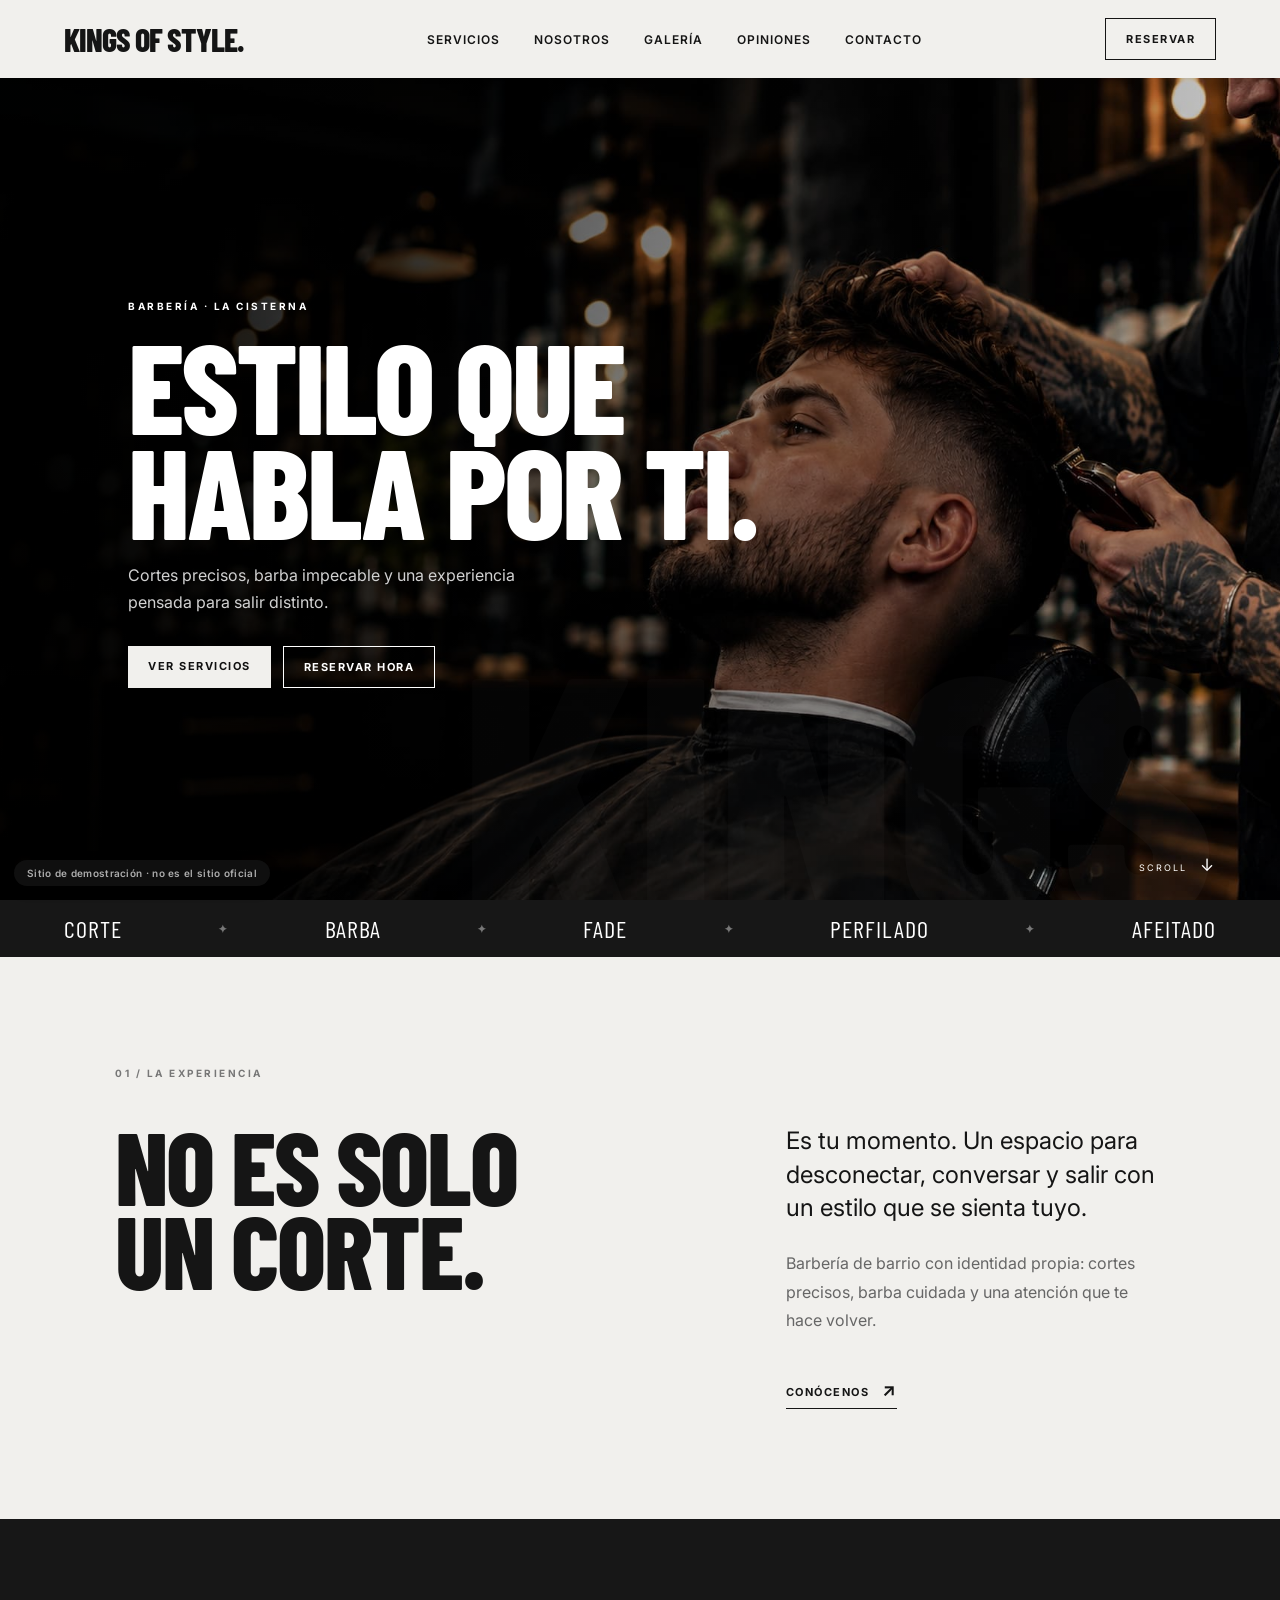
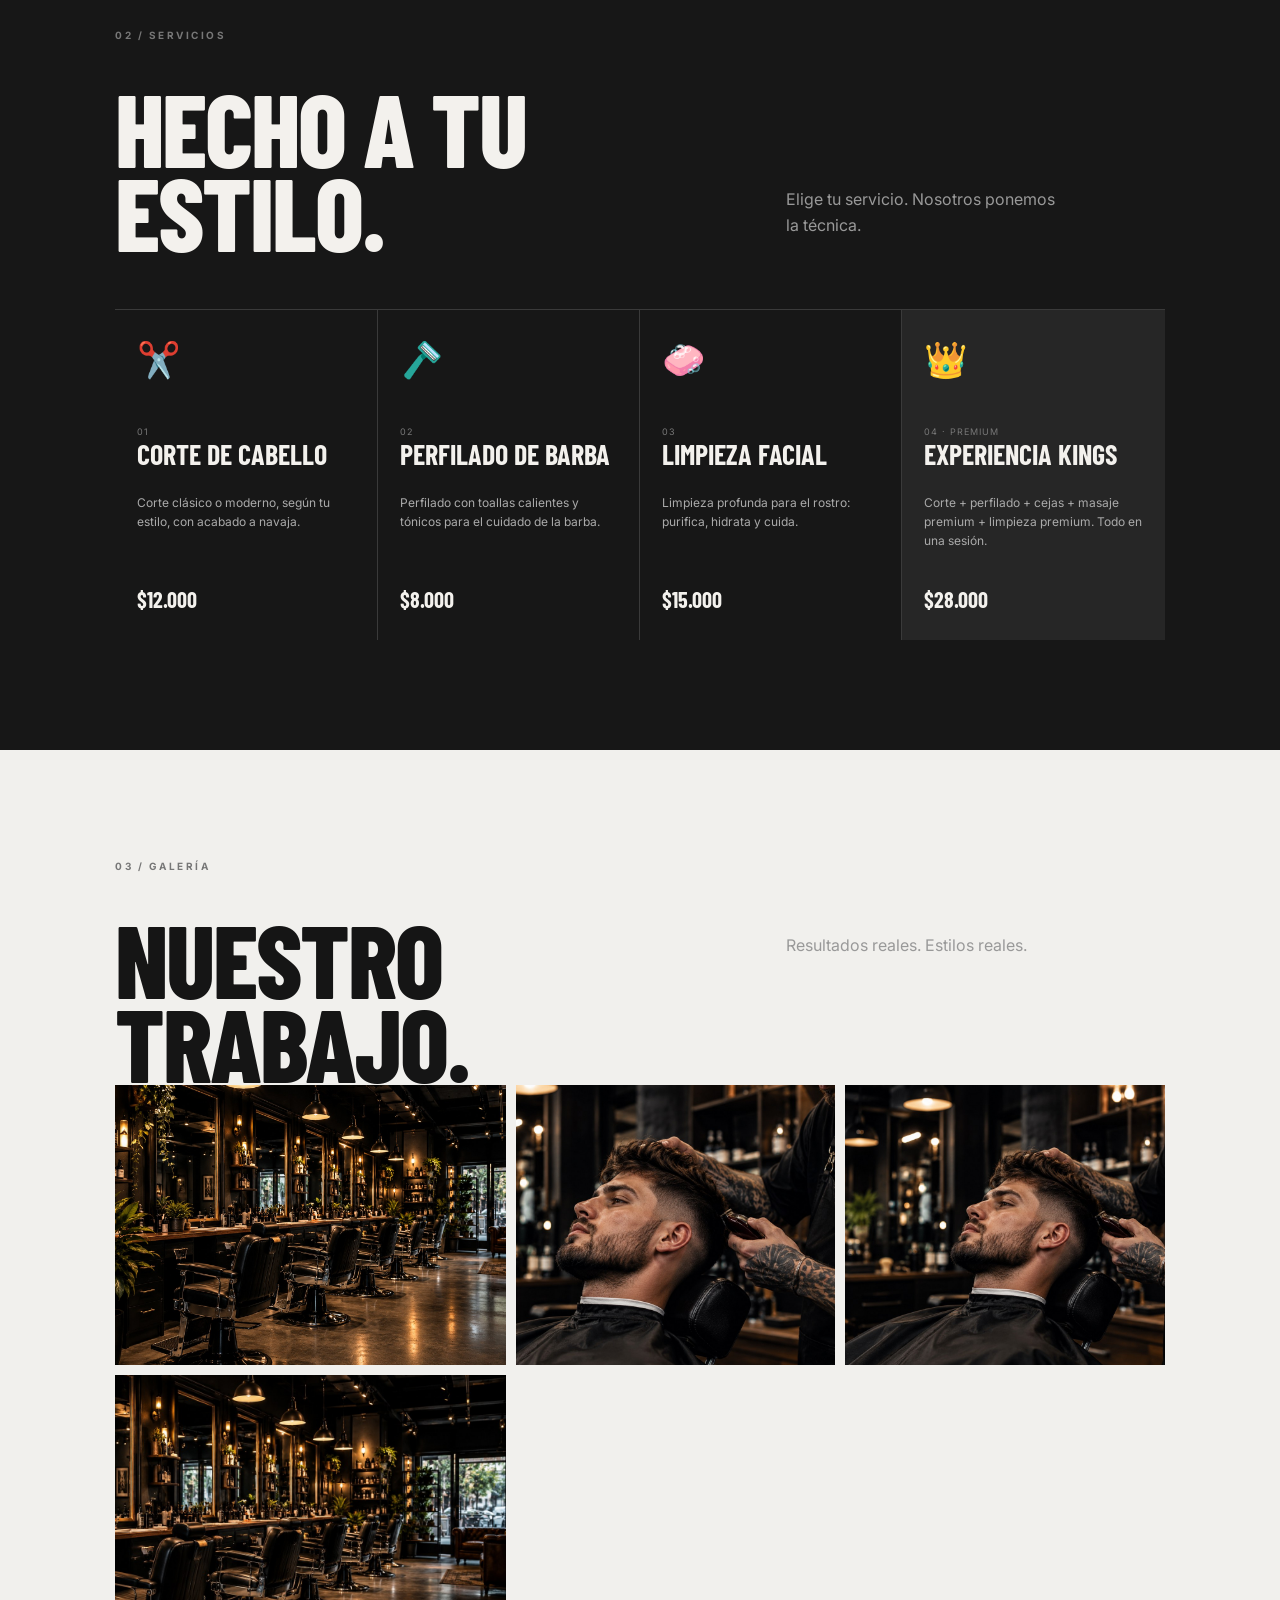
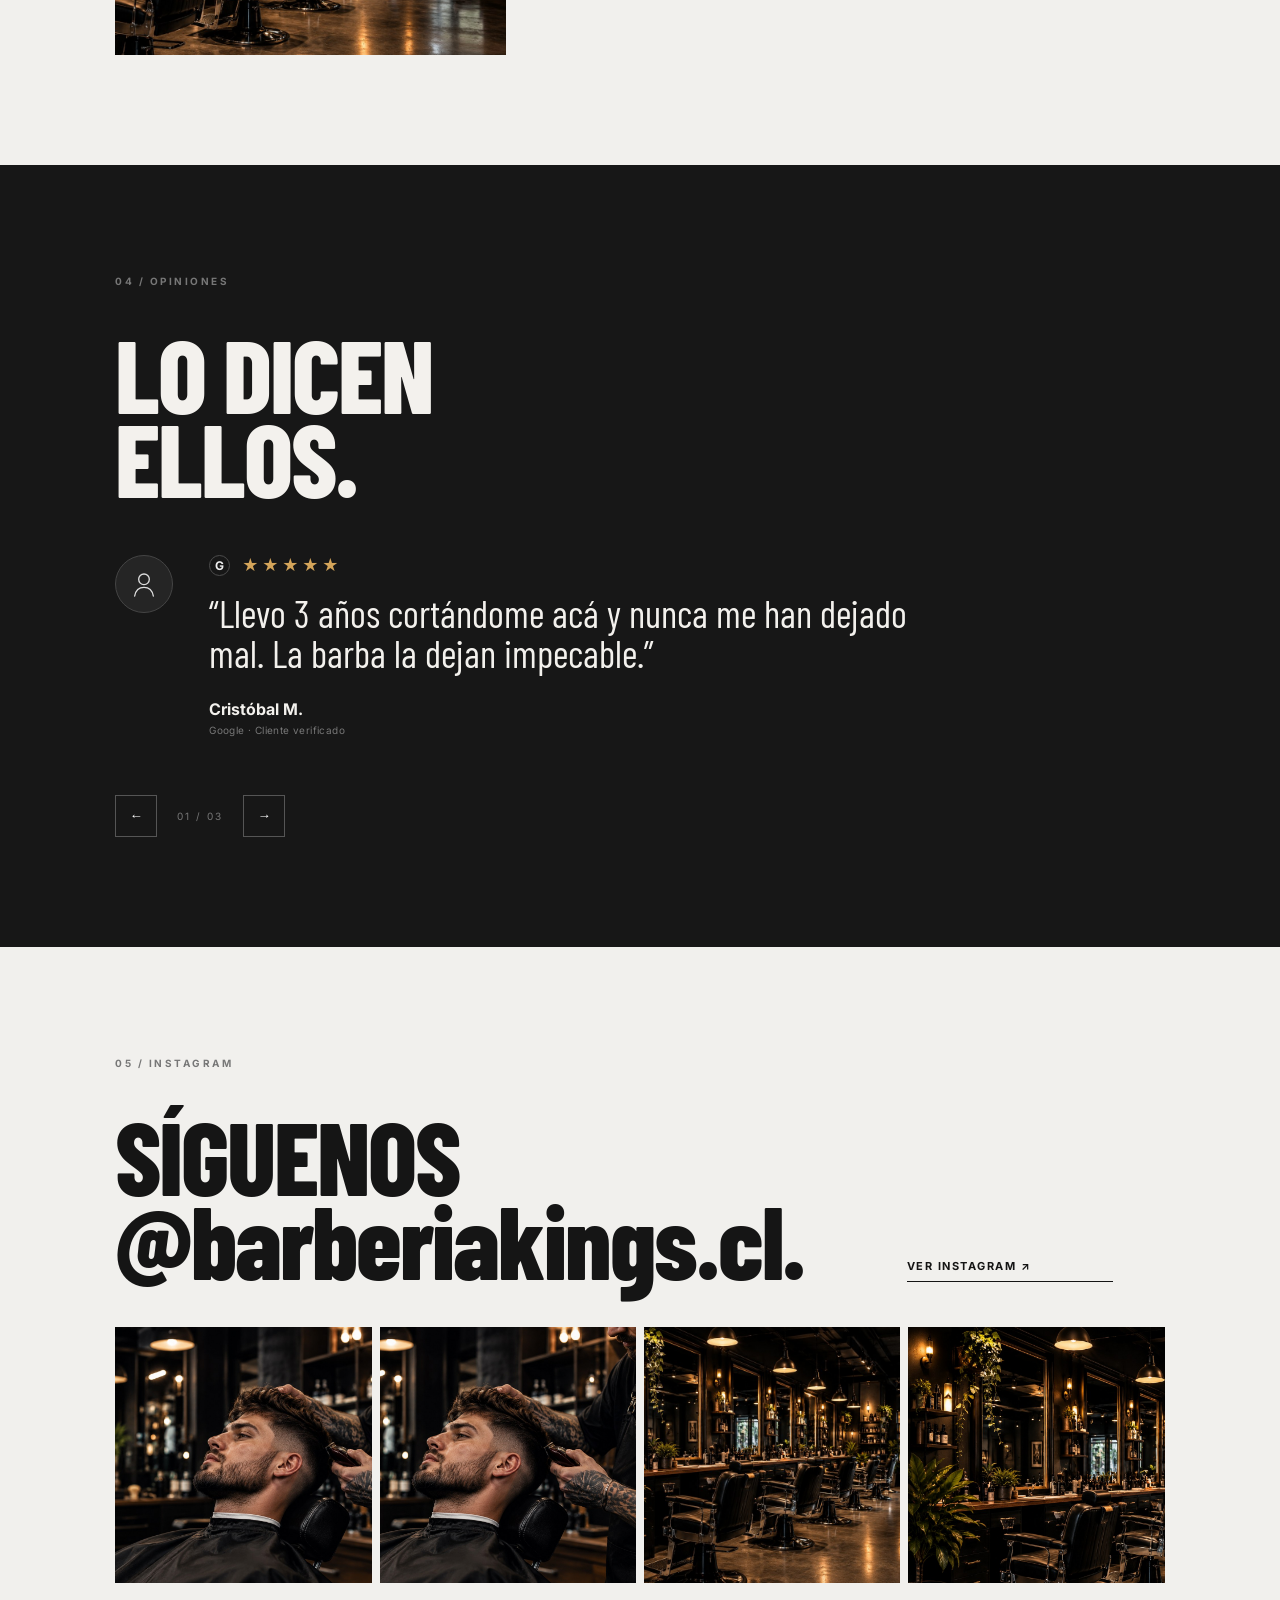
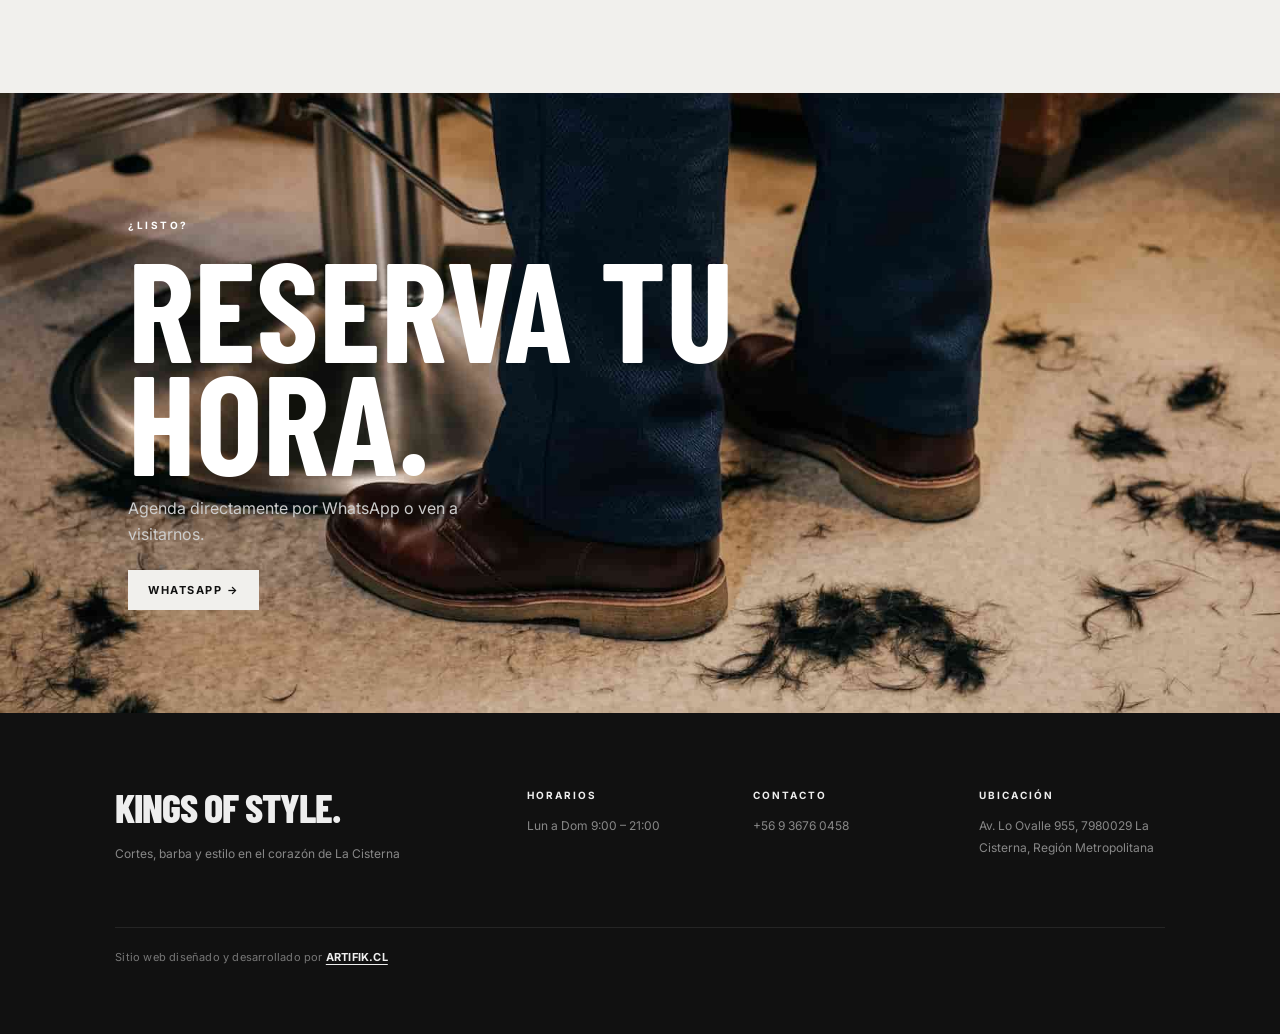
<file: sites/barberia-kings-of-style/index.html>
<!doctype html>
<html lang="es-CL">
<head>
  <meta charset="utf-8">
  <meta name="viewport" content="width=device-width,initial-scale=1">
  <meta name="description" content="Cortes, barba y estilo en el corazón de La Cisterna">
  <meta name="robots" content="noindex, nofollow">
  <title>Barberia Kings of Style — Barbería en La Cisterna</title>
  <link rel="preconnect" href="https://fonts.googleapis.com">
  <link rel="preconnect" href="https://fonts.gstatic.com" crossorigin>
  <link href="https://fonts.googleapis.com/css2?family=Barlow+Condensed:wght@400;500;600;700;800&family=Inter:wght@400;500;600;700&display=swap" rel="stylesheet">
  <style>
*{box-sizing:border-box}html{scroll-behavior:smooth}body{margin:0;background:#f1f0ed;color:#151515;font-family:Inter,Arial,sans-serif}a{color:inherit;text-decoration:none}.site-header{height:78px;display:flex;align-items:center;justify-content:space-between;padding:0 5vw;background:#f1f0ed;position:sticky;top:0;z-index:20}.brand{font-family:"Barlow Condensed",sans-serif;font-weight:800;font-size:32px;letter-spacing:-1px}.brand span,.section-head span,.intro h2 span,.gallery-head span,.social-head span{font-style:normal}.nav{display:flex;gap:34px;font-size:12px;font-weight:600;text-transform:uppercase;letter-spacing:1px}.header-cta,.btn{font-size:11px;font-weight:700;letter-spacing:1.5px;padding:13px 20px}.header-cta{border:1px solid #151515}.menu-toggle{display:none;background:none;border:0;font-size:24px;cursor:pointer;line-height:1;padding:10px;color:inherit}.menu-icon{display:block}.hero{min-height:calc(100vh - 78px);position:relative;display:flex;align-items:center;overflow:hidden;background:#252525;color:#fff}.hero-media{position:absolute;inset:0;background:#111;overflow:hidden}.hero-media img{width:100%;height:100%;object-fit:cover;object-position:center;display:block}.hero-media:after{content:"KINGS";position:absolute;right:5vw;bottom:-7vw;font-family:"Barlow Condensed";font-size:27vw;font-weight:800;color:rgba(255,255,255,.035)}.hero-overlay{position:absolute;inset:0;background:linear-gradient(90deg,rgba(0,0,0,.82),rgba(0,0,0,.2))}.hero-content{position:relative;z-index:1;width:min(760px,90%);margin-left:10vw}.eyebrow,.section-kicker{font-size:10px;letter-spacing:2.5px;font-weight:700}.hero h1{font-family:"Barlow Condensed";font-size:clamp(70px,10vw,145px);line-height:.82;margin:20px 0;font-weight:800;letter-spacing:-3px}.hero h1 em,.contact h2 em{font-style:normal}.hero-copy{max-width:440px;line-height:1.7;color:#d1d1d1}.hero-actions{display:flex;gap:12px;margin-top:30px}.btn-light{background:#f1f0ed;color:#111}.btn-outline{border:1px solid #fff;color:#fff}.hero-scroll{position:absolute;bottom:25px;right:5vw;font-size:9px;letter-spacing:2px}.hero-scroll span{font-size:17px;margin-left:8px}.marquee{width:100%;overflow:hidden;background:#171717;color:#fff;padding:0}.marquee-track{display:flex;width:max-content;animation:marquee 18s linear infinite;will-change:transform}.marquee-group{width:100vw;min-width:100vw;display:flex;align-items:center;justify-content:space-around;gap:24px;padding:14px 28px;font-family:"Barlow Condensed";font-size:24px;letter-spacing:1px;white-space:nowrap}.marquee-group b{font-size:11px;color:#777}@keyframes marquee{to{transform:translateX(-100vw)}}.section{padding:110px 9vw}.section-kicker{margin-bottom:45px;color:#777}.intro-grid,.section-head,.gallery-head,.social-head{display:grid;grid-template-columns:1.2fr .8fr;gap:8vw}.intro h2,.section-head h2,.gallery-head h2,.social-head h2{font-family:"Barlow Condensed";font-size:clamp(55px,8vw,115px);line-height:.82;margin:0;font-weight:800;letter-spacing:-2px}.lead{font-size:24px;line-height:1.4;margin-top:0}.intro p:not(.lead){color:#666;line-height:1.8;max-width:520px}.text-link{display:inline-block;margin-top:28px;font-size:11px;font-weight:700;letter-spacing:1.5px;border-bottom:1px solid;padding-bottom:8px}.text-link span{font-size:18px;margin-left:8px}.dark{background:#171717;color:#f3f1ed}.dark .section-kicker{color:#777}.section-head{align-items:end;margin-bottom:55px}.section-head p,.gallery-head p{max-width:280px;line-height:1.6;color:#999}.service-grid{display:grid;grid-template-columns:repeat(4,1fr);border-top:1px solid #3a3a3a}.service-card{min-height:330px;padding:28px 22px;border-right:1px solid #3a3a3a;display:flex;flex-direction:column;position:relative;overflow:hidden;isolation:isolate;transition:transform .35s cubic-bezier(.2,.7,.2,1),background .35s ease,border-color .35s ease,box-shadow .35s ease}.service-card:last-child{border-right:0}.service-card.featured{background:#262626}.service-card>span{font-size:9px;color:#777;letter-spacing:1px;transition:transform .35s ease,color .35s ease}.service-card::before{content:"";position:absolute;inset:auto -30% -55% -30%;height:150px;background:radial-gradient(circle,rgba(213,165,90,.18),transparent 68%);transform:translateY(55px);opacity:0;transition:transform .45s ease,opacity .45s ease;pointer-events:none;z-index:-1}.service-card::after{content:"";position:absolute;top:0;left:-110%;width:55%;height:100%;background:linear-gradient(105deg,transparent 0 38%,rgba(255,255,255,.09) 48%,transparent 60%);transform:skewX(-18deg);transition:left .65s ease;pointer-events:none}.service-icon{font-size:35px;margin-bottom:45px;transform-origin:center;transition:transform .35s cubic-bezier(.2,.8,.2,1),filter .35s ease}.service-card h3{font-family:"Barlow Condensed";font-size:28px;margin:0 0 10px;transition:letter-spacing .35s ease}.service-card:hover{transform:translateY(-8px) scale(1.015);background:#222;border-color:#5a5a5a;box-shadow:0 20px 45px rgba(0,0,0,.28);z-index:3}.service-card:hover::before{transform:translateY(0);opacity:1}.service-card:hover::after{left:125%}.service-card:hover .service-icon{transform:scale(1.18) rotate(-4deg);filter:drop-shadow(0 0 10px rgba(255,255,255,.18))}.service-card:hover>span{transform:translateX(4px);color:#aaa}.service-card:hover strong{transform:translateX(4px)}.service-card:hover h3{letter-spacing:.4px;animation:serviceGlitch .34s steps(2,end) 1}@keyframes serviceGlitch{0%{transform:none;text-shadow:none}35%{transform:translateX(1px);text-shadow:-1px 0 rgba(213,165,90,.8)}65%{transform:translateX(-1px);text-shadow:1px 0 rgba(255,255,255,.55)}100%{transform:none;text-shadow:none}}.service-card p{font-size:12px;line-height:1.6;color:#aaa;min-height:45px}.service-card strong{margin-top:auto;font-family:"Barlow Condensed";font-size:22px;transition:transform .35s ease;color:#f3f1ed}.gallery-grid{display:grid;grid-template-columns:1.1fr .9fr .9fr;grid-template-rows:280px 280px;gap:10px}.gallery-item{background:#d4d1ca;overflow:hidden;margin:0}.gallery-item img{width:100%;height:100%;display:block;object-fit:cover}.gallery-item img{width:100%;height:100%;object-fit:cover;display:block;transition:transform .5s ease}.gallery-item:hover img{transform:scale(1.04)}.gallery-item.tall{grid-row:span 2}.gallery-item.wide{grid-column:2 / 4}.asset-note{font-size:11px;color:#888}.review-slider{position:relative;max-width:850px;min-height:240px}.review{display:none;grid-template-columns:70px 1fr;column-gap:24px;align-items:start}.review-main{min-width:0}.review-source{display:flex;align-items:center;gap:12px;margin-bottom:18px}.review.active{display:grid}.avatar{width:58px;height:58px;border-radius:50%;background:#252525;border:1px solid #444;display:grid;place-items:center}.avatar svg{width:32px;height:32px;stroke:#ddd;fill:none;stroke-width:2;stroke-linecap:round;stroke-linejoin:round}.avatar-1{box-shadow:inset 0 0 0 2px #303030}.avatar-2{box-shadow:inset 0 0 0 2px #363636}.avatar-3{box-shadow:inset 0 0 0 2px #2c2c2c}.avatar-4{box-shadow:inset 0 0 0 2px #404040}.avatar-5{box-shadow:inset 0 0 0 2px #333}.google-g{display:inline-grid;place-items:center;width:21px;height:21px;border:1px solid #4c4c4c;border-radius:50%;font:700 12px Inter;color:#eee}.stars{color:#d5a55a;letter-spacing:3px;margin:0}.review p{font-family:"Barlow Condensed";font-size:38px;line-height:1.05;max-width:760px;margin:0 0 25px}.review strong,.review small{display:block}.review small{color:#777;margin-top:5px;font-size:10px;letter-spacing:.4px}.slider-controls{display:flex;gap:20px;align-items:center}.slider-controls button{background:none;border:1px solid #555;color:#fff;width:42px;height:42px}.slider-count{font-size:10px;letter-spacing:2px;color:#777}.social-head{align-items:end;margin-bottom:45px}.social-grid{display:grid;grid-template-columns:repeat(4,1fr);gap:8px}.social-tile{aspect-ratio:1;background:#d1cec7;display:grid;place-items:center;color:#888;font-family:"Barlow Condensed";font-size:25px;overflow:hidden}.social-tile img{width:100%;height:100%;object-fit:cover;display:block}.contact{min-height:620px;background-color:#222;background-position:center;background-size:cover;position:relative;color:#fff;display:flex;align-items:center}.contact-overlay{position:absolute;z-index:1;inset:0;background:linear-gradient(90deg,rgba(0,0,0,.72),rgba(0,0,0,.2))}.contact-content{position:relative;z-index:2;margin-left:10vw}.contact h2{font-family:"Barlow Condensed";font-size:clamp(75px,11vw,160px);line-height:.8;margin:20px 0}.contact-content>p:not(.eyebrow){max-width:350px;line-height:1.6;color:#ccc;margin-bottom:30px}.footer{background:#111;color:#eee;padding:70px 9vw;display:grid;grid-template-columns:2fr repeat(3,1fr);gap:40px}.footer strong{font-size:10px;letter-spacing:2px}.footer p{color:#888;font-size:12px;line-height:1.8}.footer .brand{font-size:40px}.footer-credit{grid-column:1 / -1;border-top:1px solid #252525;padding-top:22px;margin-top:10px;color:#777;font-size:11px;letter-spacing:.2px}.footer-credit a{color:#eee;font-weight:700;text-decoration:underline;text-underline-offset:3px}@media(max-width:800px){.marquee-group{font-size:20px;gap:14px;padding:12px 18px}.site-header{height:68px;padding:0 5vw;position:sticky}.nav{display:flex;position:absolute;top:68px;left:0;right:0;flex-direction:column;gap:0;background:#f1f0ed;border-top:1px solid #d8d6d1;box-shadow:0 18px 30px rgba(0,0,0,.12);padding:8px 5vw;opacity:0;visibility:hidden;transform:translateY(-8px);pointer-events:none;transition:opacity .22s ease,transform .22s ease,visibility .22s ease;z-index:30}.nav.open{opacity:1;visibility:visible;transform:translateY(0);pointer-events:auto}.nav a{padding:15px 0;border-bottom:1px solid #ddd9d2;font-size:12px}.nav a:last-child{border-bottom:0}.header-cta{display:none}.menu-toggle{display:block}.hero{min-height:calc(100vh - 68px)}.hero-content{margin-left:7vw;margin-top:38vh}.hero h1{font-size:72px}.hero-actions{gap:16px}.section{padding:75px 7vw}.intro-grid,.section-head,.gallery-head,.social-head{grid-template-columns:1fr;gap:30px}.service-grid{grid-template-columns:1fr 1fr}.service-card{border-bottom:1px solid #3a3a3a}.gallery-grid{grid-template-columns:1fr 1fr;grid-template-rows:220px 220px}.gallery-item.tall{grid-row:span 1}.gallery-item.wide{grid-column:1 / 3}.review{grid-template-columns:52px 1fr;column-gap:16px}.avatar{width:48px;height:48px}.avatar svg{width:26px;height:26px}.review p{font-size:30px}.social-grid{grid-template-columns:1fr 1fr}.footer{grid-template-columns:1fr 1fr}}@media(max-width:480px){.footer-credit{grid-column:1}.service-grid{grid-template-columns:1fr}.gallery-grid{grid-template-columns:1fr;grid-template-rows:220px}.gallery-item.wide{grid-column:auto}.social-grid{grid-template-columns:1fr 1fr}.footer{grid-template-columns:1fr}.hero h1{font-size:62px}}

.contact-bg{position:absolute;inset:0;overflow:hidden;z-index:0}.contact-bg img{width:100%;height:100%;object-fit:cover;display:block}/* .contact-bg:after{content:"";position:absolute;inset:0;background:linear-gradient(90deg,rgba(0,0,0,.72),rgba(0,0,0,.2))} */
.demo-badge{position:fixed;bottom:14px;left:14px;z-index:99;background:#111;color:#bbb;font:600 10px Inter,Arial;padding:7px 13px;border-radius:999px;letter-spacing:.3px;opacity:.92;box-shadow:0 4px 14px rgba(0,0,0,.35)}
  </style>
</head>
<body>
  <div class="demo-badge">Sitio de demostración · no es el sitio oficial</div>
  <header class="site-header">
    <a class="brand" href="#inicio">KINGS OF STYLE<span>.</span></a>
    <nav class="nav" id="primary-nav" aria-label="Principal">
      <a href="#servicios">Servicios</a>
      <a href="#nosotros">Nosotros</a>
      <a href="#galeria">Galería</a>
      <a href="#opiniones">Opiniones</a>
      <a href="#contacto">Contacto</a>
    </nav>
    <a class="header-cta" href="#contacto">RESERVAR</a>
    <button class="menu-toggle" type="button" aria-label="Abrir menú" aria-expanded="false" aria-controls="primary-nav"><span class="menu-icon" aria-hidden="true">☰</span></button>
  </header>

  <main id="inicio">
    <section class="hero">
      <picture class="hero-media"><source media="(max-width: 800px)" srcset="/sites/barberia-kings-of-style/assets/hero-mobile.jpg"><img src="/sites/barberia-kings-of-style/assets/hero.jpg" alt="Barberia Kings of Style"></picture>
      <div class="hero-overlay"></div>
      <div class="hero-content">
        <p class="eyebrow">BARBERÍA · LA CISTERNA</p>
        <h1>ESTILO QUE<br><em>HABLA</em> POR TI.</h1>
        <p class="hero-copy">Cortes precisos, barba impecable y una experiencia pensada para salir distinto.</p>
        <div class="hero-actions">
          <a class="btn btn-light" href="#servicios">VER SERVICIOS</a>
          <a class="btn btn-outline" href="#contacto">RESERVAR HORA</a>
        </div>
      </div>
      <div class="hero-scroll">SCROLL <span>↓</span></div>
    </section>

    <section class="marquee" aria-label="Servicios destacados">
      <div class="marquee-track">
        <div class="marquee-group"><span>CORTE</span><b>✦</b><span>BARBA</span><b>✦</b><span>FADE</span><b>✦</b><span>PERFILADO</span><b>✦</b><span>AFEITADO</span></div>
        <div class="marquee-group" aria-hidden="true"><span>CORTE</span><b>✦</b><span>BARBA</span><b>✦</b><span>FADE</span><b>✦</b><span>PERFILADO</span><b>✦</b><span>AFEITADO</span></div>
      </div>
    </section>

    <section class="intro section" id="nosotros">
      <div class="section-kicker">01 / LA EXPERIENCIA</div>
      <div class="intro-grid">
        <h2>NO ES SOLO<br><span>UN CORTE.</span></h2>
        <div>
          <p class="lead">Es tu momento. Un espacio para desconectar, conversar y salir con un estilo que se sienta tuyo.</p>
          <p>Barbería de barrio con identidad propia: cortes precisos, barba cuidada y una atención que te hace volver.</p>
          <a class="text-link" href="#contacto">CONÓCENOS <span>↗</span></a>
        </div>
      </div>
    </section>

    <section class="services section dark" id="servicios">
      <div class="section-kicker">02 / SERVICIOS</div>
      <div class="section-head">
        <h2>HECHO A TU <span>ESTILO.</span></h2>
        <p>Elige tu servicio. Nosotros ponemos la técnica.</p>
      </div>
      <div class="service-grid">
        <article class="service-card"><div class="service-icon">✂️</div><span>01</span><h3>CORTE DE CABELLO</h3><p>Corte clásico o moderno, según tu estilo, con acabado a navaja.</p><strong>$12.000</strong></article>
        <article class="service-card"><div class="service-icon">🪒</div><span>02</span><h3>PERFILADO DE BARBA</h3><p>Perfilado con toallas calientes y tónicos para el cuidado de la barba.</p><strong>$8.000</strong></article>
        <article class="service-card"><div class="service-icon">🧼</div><span>03</span><h3>LIMPIEZA FACIAL</h3><p>Limpieza profunda para el rostro: purifica, hidrata y cuida.</p><strong>$15.000</strong></article>
        <article class="service-card featured"><div class="service-icon">👑</div><span>04 · PREMIUM</span><h3>EXPERIENCIA KINGS</h3><p>Corte + perfilado + cejas + masaje premium + limpieza premium. Todo en una sesión.</p><strong>$28.000</strong></article>
      </div>
    </section>

    <section class="gallery section" id="galeria">
      <div class="section-kicker">03 / GALERÍA</div>
      <div class="gallery-head"><h2>NUESTRO <span>TRABAJO.</span></h2><p>Resultados reales. Estilos reales.</p></div>
      <div class="gallery-grid">
        <div class="gallery-item class="tall""><img src="/sites/barberia-kings-of-style/assets/interior-wide.jpg" alt="" loading="lazy" onerror="this.remove()"></div>
        <div class="gallery-item"><img src="/sites/barberia-kings-of-style/assets/grooming-close.jpg" alt="" loading="lazy" onerror="this.remove()"></div>
        <div class="gallery-item"><img src="/sites/barberia-kings-of-style/assets/grooming-profile.jpg" alt="" loading="lazy" onerror="this.remove()"></div>
        <div class="gallery-item class="wide""><img src="/sites/barberia-kings-of-style/assets/interior-right.jpg" alt="" loading="lazy" onerror="this.remove()"></div>
      </div>
    </section>

    <section class="reviews section dark" id="opiniones">
      <div class="section-kicker">04 / OPINIONES</div>
      <div class="section-head"><h2>LO DICEN <span>ELLOS.</span></h2></div>
      <div class="review-slider">
        <article class="review active"><div class="avatar" aria-hidden="true"><svg viewBox="0 0 48 48"><circle cx="24" cy="17" r="8"></circle><path d="M10 42c1.6-9 7-13 14-13s12.4 4 14 13"></path></svg></div><div class="review-main"><div class="review-source"><span class="google-g">G</span><span class="stars">★★★★★</span></div><p>“Llevo 3 años cortándome acá y nunca me han dejado mal. La barba la dejan impecable.”</p><strong>Cristóbal M.</strong><small>Google · Cliente verificado</small></div></article>
        <article class="review"><div class="avatar" aria-hidden="true"><svg viewBox="0 0 48 48"><circle cx="24" cy="17" r="8"></circle><path d="M10 42c1.6-9 7-13 14-13s12.4 4 14 13"></path></svg></div><div class="review-main"><div class="review-source"><span class="google-g">G</span><span class="stars">★★★★★</span></div><p>“Fui sin hora un sábado y me atendieron altiro. Buen ambiente, buena música, cortes de otro nivel.”</p><strong>Matías R.</strong><small>Google · Cliente verificado</small></div></article>
        <article class="review"><div class="avatar" aria-hidden="true"><svg viewBox="0 0 48 48"><circle cx="24" cy="17" r="8"></circle><path d="M10 42c1.6-9 7-13 14-13s12.4 4 14 13"></path></svg></div><div class="review-main"><div class="review-source"><span class="google-g">G</span><span class="stars">★★★★★</span></div><p>“Le regalé el corte a mi pololo y quedó encantado. Local limpio y atención muy buena.”</p><strong>Javiera S.</strong><small>Google · Cliente verificado</small></div></article>
        <article class="review"><div class="avatar" aria-hidden="true"><svg viewBox="0 0 48 48"><circle cx="24" cy="17" r="8"></circle><path d="M10 42c1.6-9 7-13 14-13s12.4 4 14 13"></path></svg></div><div class="review-main"><div class="review-source"><span class="google-g">G</span><span class="stars">★★★★★</span></div><p>“La limpieza facial más el corte te dejan otro. Vale cada peso, recomendado.”</p><strong>Diego P.</strong><small>Google · Cliente verificado</small></div></article>
        <article class="review"><div class="avatar" aria-hidden="true"><svg viewBox="0 0 48 48"><circle cx="24" cy="17" r="8"></circle><path d="M10 42c1.6-9 7-13 14-13s12.4 4 14 13"></path></svg></div><div class="review-main"><div class="review-source"><span class="google-g">G</span><span class="stars">★★★★★</span></div><p>“Se nota que saben lo que hacen. El detalle con la navaja es otra cosa. 100% recomendado.”</p><strong>Fabián C.</strong><small>Google · Cliente verificado</small></div></article>
      </div>
      <div class="slider-controls"><button data-dir="-1">←</button><span class="slider-count">01 / 03</span><button data-dir="1">→</button></div>
    </section>

    <section class="social section">
      <div class="section-kicker">05 / INSTAGRAM</div>
      <div class="social-head"><h2>SÍGUENOS <span>@barberiakings.cl.</span></h2><a class="text-link" href="https://instagram.com/barberiakings.cl" target="_blank" rel="noopener">VER INSTAGRAM ↗</a></div>
      <div class="social-grid">
        <div class="social-tile"><img src="/sites/barberia-kings-of-style/assets/grooming-profile.jpg" alt="" loading="lazy" onerror="this.remove()"></div>
        <div class="social-tile"><img src="/sites/barberia-kings-of-style/assets/grooming-close.jpg" alt="" loading="lazy" onerror="this.remove()"></div>
        <div class="social-tile"><img src="/sites/barberia-kings-of-style/assets/interior-detail.jpg" alt="" loading="lazy" onerror="this.remove()"></div>
        <div class="social-tile"><img src="/sites/barberia-kings-of-style/assets/interior-left.jpg" alt="" loading="lazy" onerror="this.remove()"></div>
      </div>
    </section>

    <section class="contact" id="contacto">
      <div class="contact-bg"><img src="/sites/barberia-kings-of-style/assets/cta-interior.jpg" alt=""></div><!-- <div class="contact-overlay"></div> -->
      <div class="contact-content">
        <p class="eyebrow">¿LISTO?</p>
        <h2>RESERVA TU<br><em>HORA.</em></h2>
        <p>Agenda directamente por WhatsApp o ven a visitarnos.</p>
        <a class="btn btn-light" href="https://wa.me/56936760458" target="_blank" rel="noopener">WHATSAPP →</a>
      </div>
    </section>
  </main>

  <footer class="footer">
    <div><a class="brand" href="#inicio">KINGS OF STYLE<span>.</span></a><p>Cortes, barba y estilo en el corazón de La Cisterna</p></div>
    <div><strong>HORARIOS</strong><p>Lun a Dom 9:00 – 21:00</p></div>
    <div><strong>CONTACTO</strong><p><a href="tel:+56936760458">+56 9 3676 0458</a></p></div>
    <div><strong>UBICACIÓN</strong><p><a href="https://www.google.com/maps/place/Barberia+Kings+of+Style/data=!4m7!3m6!1s0x9662db53e0611bf3:0x7062168365dd99d4!8m2!3d-33.5168836!4d-70.6476021!16s%2Fg%2F11wwsmn363!19sChIJ8xth4FPbYpYR1JndZYMWYnA?authuser=0&amp;hl=es&amp;g_ep=EgoyMDI2MDkwOS4wIJJjKgBIAVAD&amp;rclk=1" target="_blank" rel="noopener">Av. Lo Ovalle 955, 7980029 La Cisterna, Región Metropolitana</a></p></div>
    <div class="footer-credit">Sitio web diseñado y desarrollado por <a href="https://www.artifik.cl/" target="_blank" rel="noopener">ARTIFIK.CL</a></div>
  </footer>

  <script>
const reviews=[...document.querySelectorAll(".review")];
let current=0;
let timer;
function showReview(i){
  current=(i+reviews.length)%reviews.length;
  reviews.forEach((r,n)=>r.classList.toggle("active",n===current));
  const counter=document.querySelector(".slider-count");
  if(counter) counter.textContent=`${String(current+1).padStart(2,"0")} / ${String(reviews.length).padStart(2,"0")}`;
}
function restartReviewTimer(){
  clearInterval(timer);
  timer=setInterval(()=>showReview(current+1),6000);
}
document.querySelectorAll(".slider-controls button").forEach(btn=>{
  btn.addEventListener("click",()=>{showReview(current+Number(btn.dataset.dir));restartReviewTimer();});
});
restartReviewTimer();

const slider=document.querySelector(".review-slider");
slider?.addEventListener("mouseenter",()=>clearInterval(timer));
slider?.addEventListener("mouseleave",restartReviewTimer);

const menu=document.querySelector(".menu-toggle");
const nav=document.querySelector(".nav");
const menuIcon=menu?.querySelector(".menu-icon");

function closeMenu(){
  if(!menu || !nav) return;
  nav.classList.remove("open");
  menu.setAttribute("aria-expanded","false");
  menu.setAttribute("aria-label","Abrir menú");
  if(menuIcon) menuIcon.textContent="☰";
}

menu?.addEventListener("click",()=>{
  if(!nav) return;
  const open=nav.classList.toggle("open");
  menu.setAttribute("aria-expanded",String(open));
  menu.setAttribute("aria-label",open?"Cerrar menú":"Abrir menú");
  if(menuIcon) menuIcon.textContent=open?"×":"☰";
});

nav?.querySelectorAll("a").forEach(link=>link.addEventListener("click",closeMenu));
window.addEventListener("resize",()=>{ if(window.innerWidth>800) closeMenu(); });

  </script>
</body>
</html>
</file>
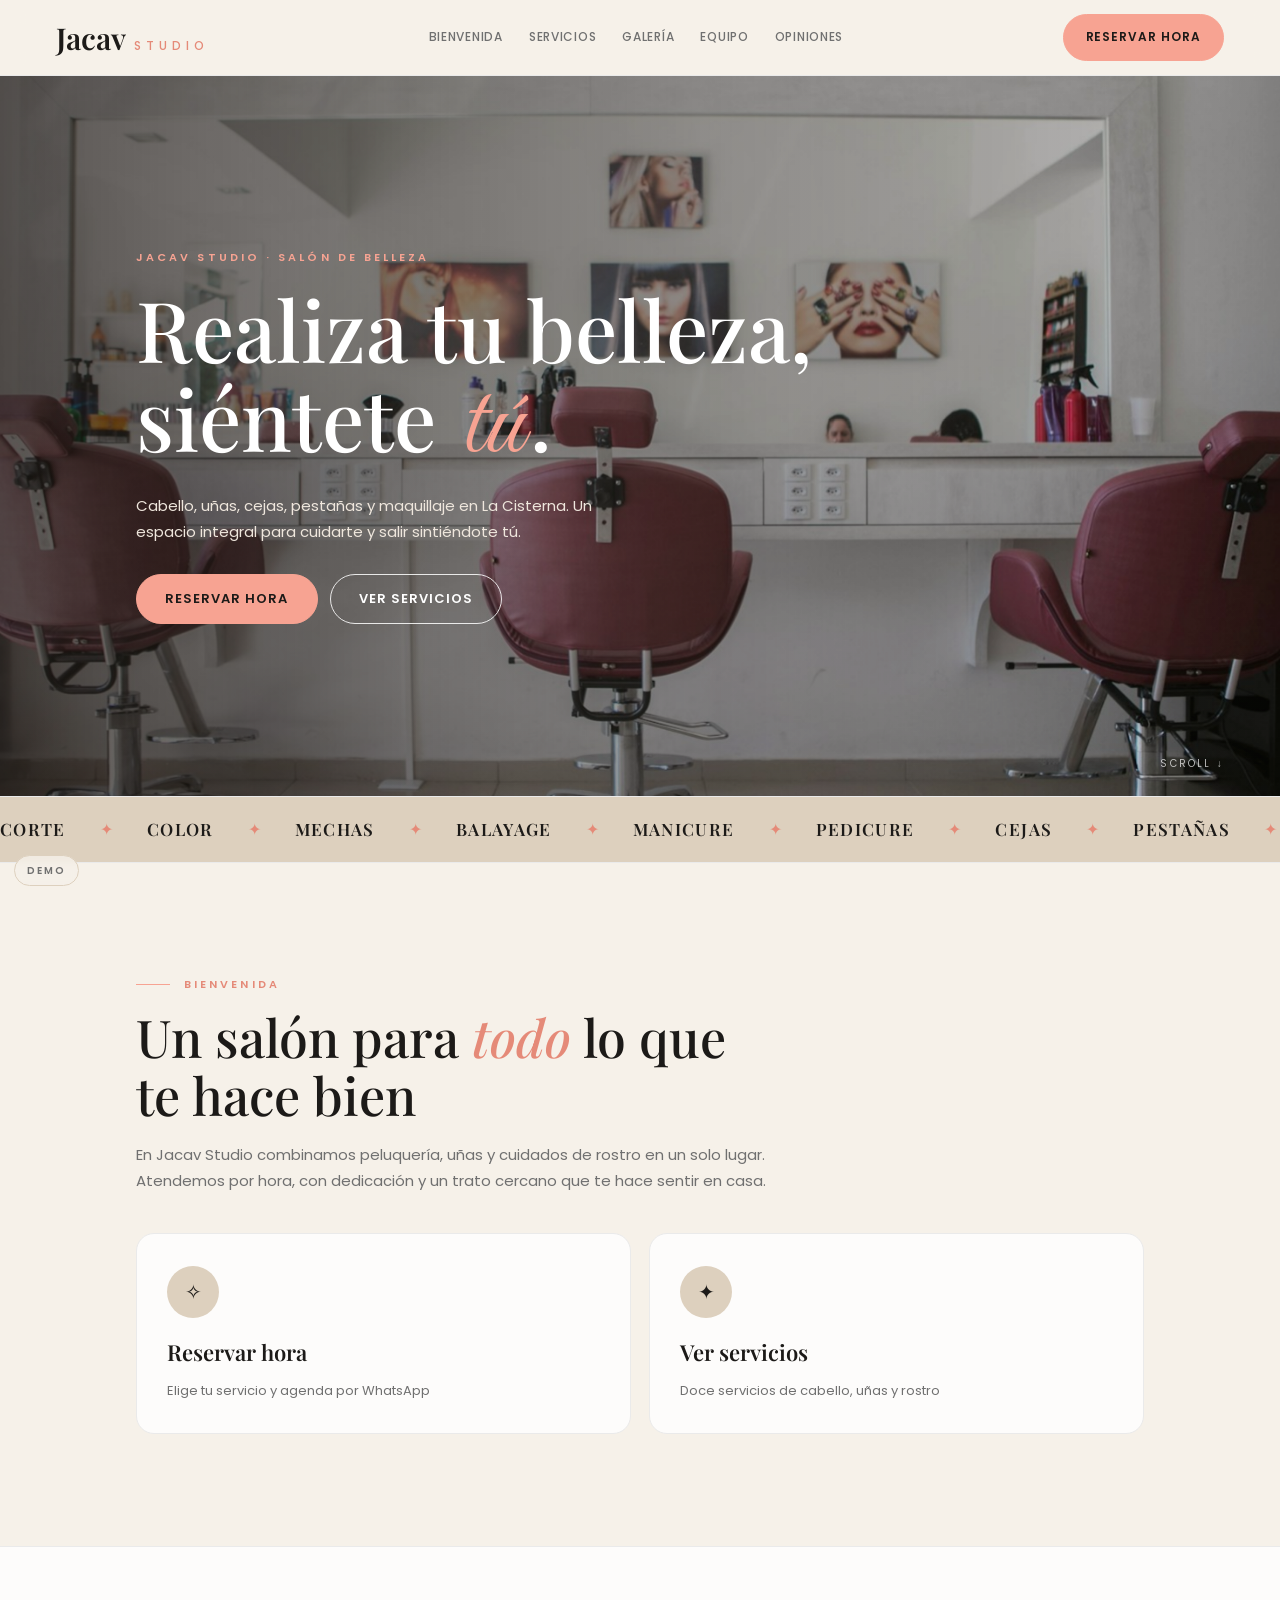
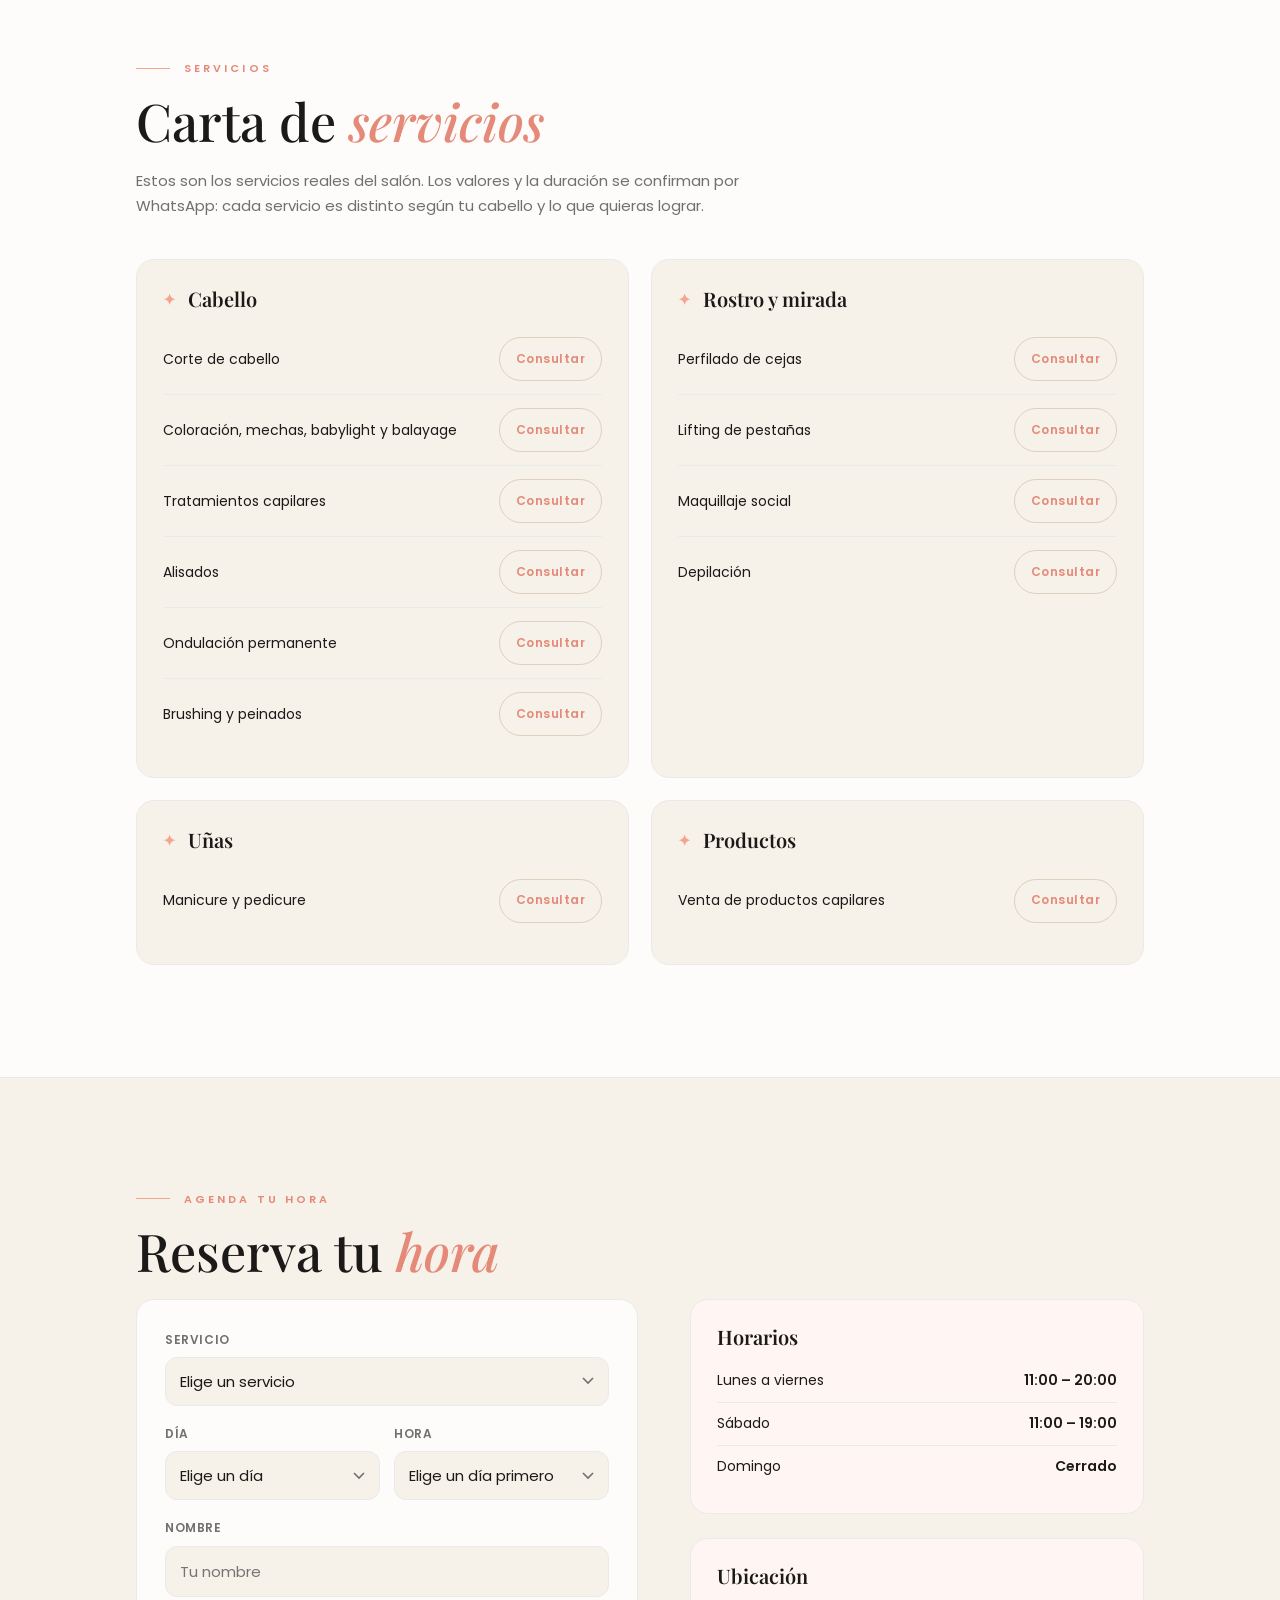
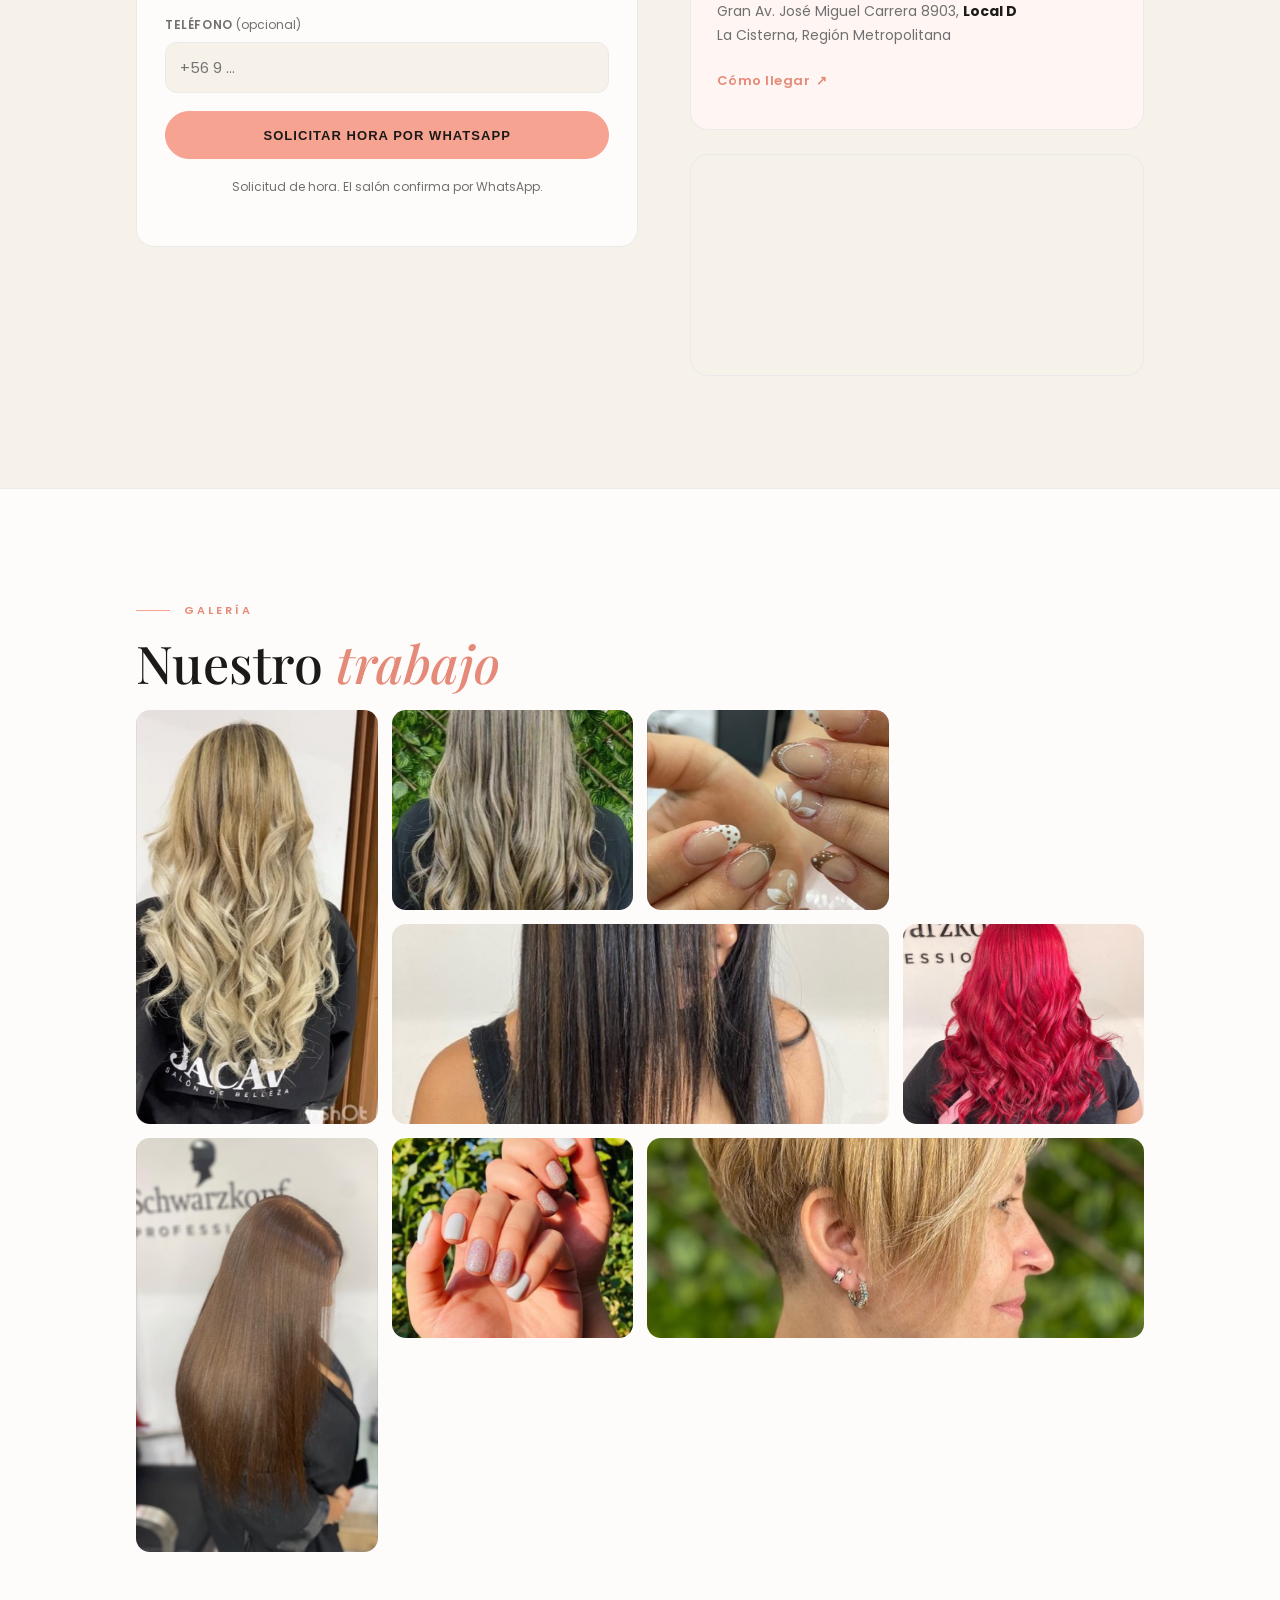
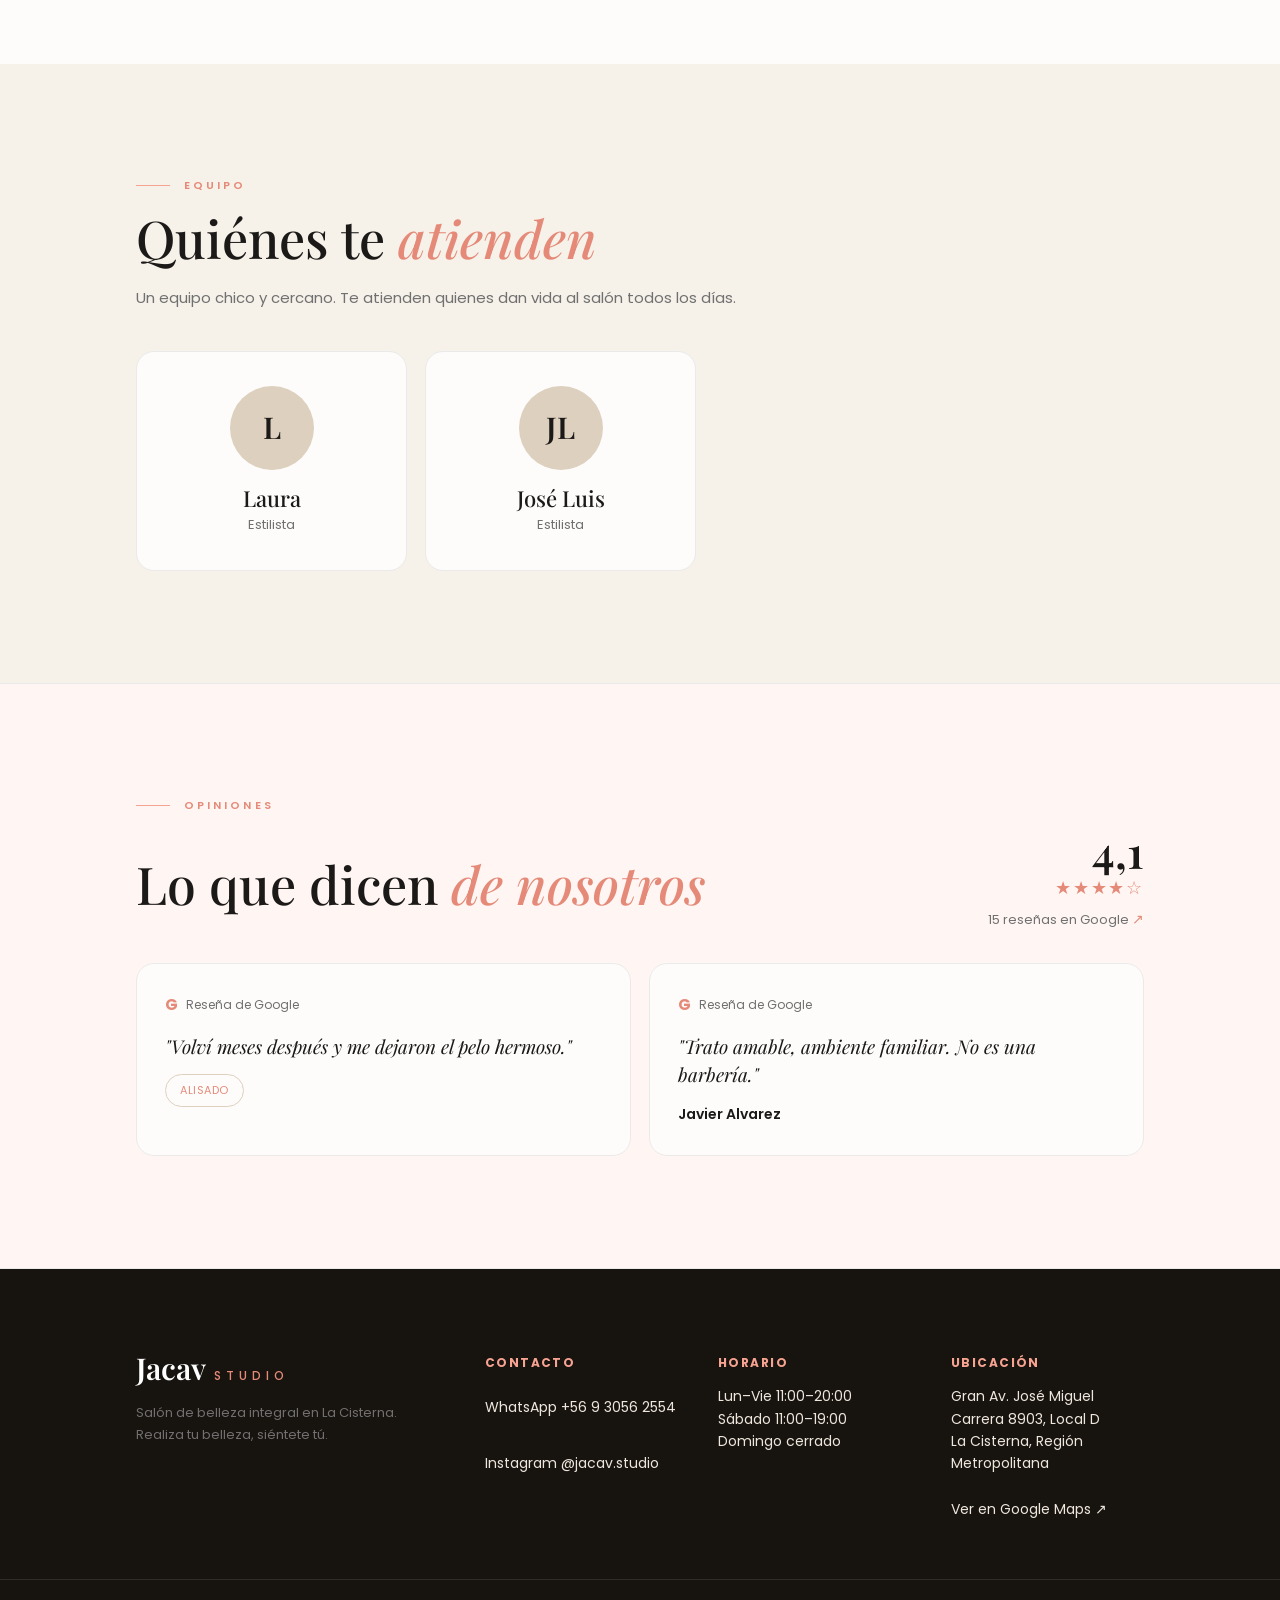
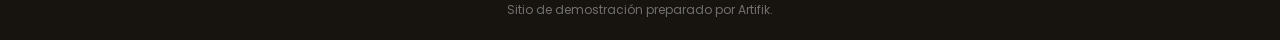
<file: sites/jacav-studio/index.html>
<!doctype html>
<html lang="es-CL">
<head>
  <meta charset="utf-8">
  <meta name="viewport" content="width=device-width,initial-scale=1">
  <meta name="robots" content="noindex, nofollow">
  <meta name="description" content="Jacav Studio, salón de belleza integral en La Cisterna: cabello, uñas, cejas, pestañas, depilación y maquillaje. Reserva tu hora por WhatsApp.">
  <title>Salón de belleza en La Cisterna | Jacav Studio</title>

  <meta property="og:type" content="website">
  <meta property="og:title" content="Jacav Studio · Salón de belleza en La Cisterna">
  <meta property="og:description" content="Cabello, uñas, cejas, pestañas y maquillaje. Realiza tu belleza, siéntete tú. Reserva por WhatsApp.">
  <meta property="og:image" content="assets/images/hero.jpg">
  <meta property="og:locale" content="es_CL">

  <link rel="preconnect" href="https://fonts.googleapis.com">
  <link rel="preconnect" href="https://fonts.gstatic.com" crossorigin>
  <link href="https://fonts.googleapis.com/css2?family=Playfair+Display:ital,wght@0,400;0,500;0,600;0,700;1,400&family=Poppins:wght@300;400;500;600&family=Great+Vibes&display=swap" rel="stylesheet">
  <link rel="stylesheet" href="css/styles.css">

  <script type="application/ld+json">
  {
    "@context": "https://schema.org",
    "@type": "HairSalon",
    "name": "Jacav Studio",
    "description": "Salón de belleza integral en La Cisterna: cabello, uñas, cejas, pestañas, depilación y maquillaje.",
    "address": {
      "@type": "PostalAddress",
      "streetAddress": "Gran Av. José Miguel Carrera 8903, Local D",
      "addressLocality": "La Cisterna",
      "addressRegion": "Región Metropolitana",
      "addressCountry": "CL"
    },
    "telephone": "+56930562554",
    "openingHoursSpecification": [
      { "@type": "OpeningHoursSpecification", "dayOfWeek": ["Monday","Tuesday","Wednesday","Thursday","Friday"], "opens": "11:00", "closes": "20:00" },
      { "@type": "OpeningHoursSpecification", "dayOfWeek": "Saturday", "opens": "11:00", "closes": "19:00" }
    ],
    "sameAs": ["https://www.instagram.com/jacav.studio"]
  }
  </script>
</head>
<body>
  <header class="site-header" id="inicio">
    <a class="brand" href="#inicio">
      <span class="brand-word">Jacav</span>
      <span class="brand-tag">STUDIO</span>
    </a>
    <nav class="nav" aria-label="Principal">
      <a href="#bienvenida">Bienvenida</a>
      <a href="#servicios">Servicios</a>
      <a href="#galeria">Galería</a>
      <a href="#equipo">Equipo</a>
      <a href="#opiniones">Opiniones</a>
      <a class="nav-cta" href="#agenda">Reservar hora</a>
    </nav>
    <a class="header-cta" href="#agenda">Reservar hora</a>
    <button class="menu-toggle" aria-label="Abrir menú" aria-expanded="false"><span></span><span></span><span></span></button>
  </header>

  <main>
    <section class="hero">
      <picture class="hero-media">
        <source media="(max-width: 800px)" srcset="assets/images/hero-mobile.jpg">
        <img src="assets/images/hero.jpg" alt="Salón de belleza Jacav Studio">
      </picture>
      <div class="hero-overlay"></div>
      <div class="hero-content">
        <p class="eyebrow">JACAV STUDIO · SALÓN DE BELLEZA</p>
        <h1>Realiza tu belleza,<br>siéntete <em>tú</em>.</h1>
        <p class="hero-copy">Cabello, uñas, cejas, pestañas y maquillaje en La Cisterna. Un espacio integral para cuidarte y salir sintiéndote tú.</p>
        <div class="hero-actions">
          <a class="btn btn-accent" href="#agenda">Reservar hora</a>
          <a class="btn btn-ghost" href="#servicios">Ver servicios</a>
        </div>
      </div>
      <div class="hero-scroll">Scroll <span>↓</span></div>
    </section>

    <section class="marquee" aria-label="Servicios destacados">
      <div class="marquee-track">
        <div class="marquee-group"><span>CORTE</span><b>✦</b><span>COLOR</span><b>✦</b><span>MECHAS</span><b>✦</b><span>BALAYAGE</span><b>✦</b><span>MANICURE</span><b>✦</b><span>PEDICURE</span><b>✦</b><span>CEJAS</span><b>✦</b><span>PESTAÑAS</span><b>✦</b><span>MAQUILLAJE</span><b>✦</b><span>ALISADO</span><b>✦</b><span>BRUSHING</span><b>✦</b><span>DEPILACIÓN</span><b>✦</b><span>CORTE</span><b>✦</b><span>COLOR</span><b>✦</b><span>MECHAS</span><b>✦</b><span>BALAYAGE</span><b>✦</b><span>MANICURE</span><b>✦</b><span>PEDICURE</span><b>✦</b><span>CEJAS</span><b>✦</b><span>PESTAÑAS</span><b>✦</b><span>MAQUILLAJE</span><b>✦</b><span>ALISADO</span><b>✦</b><span>BRUSHING</span><b>✦</b><span>DEPILACIÓN</span><b>✦</b><span>CORTE</span><b>✦</b><span>COLOR</span><b>✦</b><span>MECHAS</span><b>✦</b><span>BALAYAGE</span><b>✦</b><span>MANICURE</span><b>✦</b><span>PEDICURE</span><b>✦</b><span>CEJAS</span><b>✦</b><span>PESTAÑAS</span><b>✦</b><span>MAQUILLAJE</span><b>✦</b><span>ALISADO</span><b>✦</b><span>BRUSHING</span><b>✦</b><span>DEPILACIÓN</span><b>✦</b></div>
        <div class="marquee-group" aria-hidden="true"><span>CORTE</span><b>✦</b><span>COLOR</span><b>✦</b><span>MECHAS</span><b>✦</b><span>BALAYAGE</span><b>✦</b><span>MANICURE</span><b>✦</b><span>PEDICURE</span><b>✦</b><span>CEJAS</span><b>✦</b><span>PESTAÑAS</span><b>✦</b><span>MAQUILLAJE</span><b>✦</b><span>ALISADO</span><b>✦</b><span>BRUSHING</span><b>✦</b><span>DEPILACIÓN</span><b>✦</b><span>CORTE</span><b>✦</b><span>COLOR</span><b>✦</b><span>MECHAS</span><b>✦</b><span>BALAYAGE</span><b>✦</b><span>MANICURE</span><b>✦</b><span>PEDICURE</span><b>✦</b><span>CEJAS</span><b>✦</b><span>PESTAÑAS</span><b>✦</b><span>MAQUILLAJE</span><b>✦</b><span>ALISADO</span><b>✦</b><span>BRUSHING</span><b>✦</b><span>DEPILACIÓN</span><b>✦</b><span>CORTE</span><b>✦</b><span>COLOR</span><b>✦</b><span>MECHAS</span><b>✦</b><span>BALAYAGE</span><b>✦</b><span>MANICURE</span><b>✦</b><span>PEDICURE</span><b>✦</b><span>CEJAS</span><b>✦</b><span>PESTAÑAS</span><b>✦</b><span>MAQUILLAJE</span><b>✦</b><span>ALISADO</span><b>✦</b><span>BRUSHING</span><b>✦</b><span>DEPILACIÓN</span><b>✦</b></div>
      </div>
    </section>

    <section class="welcome section" id="bienvenida">
      <div class="wrap">
        <p class="kicker">Bienvenida</p>
        <h2 class="section-title">Un salón para <em>todo</em> lo que te hace bien</h2>
        <p class="lead">En Jacav Studio combinamos peluquería, uñas y cuidados de rostro en un solo lugar. Atendemos por hora, con dedicación y un trato cercano que te hace sentir en casa.</p>
        <div class="welcome-cards">
          <a class="welcome-card" href="#agenda">
            <span class="card-icon" aria-hidden="true">✧</span>
            <span class="card-title">Reservar hora</span>
            <span class="card-sub">Elige tu servicio y agenda por WhatsApp</span>
          </a>
          <a class="welcome-card" href="#servicios">
            <span class="card-icon" aria-hidden="true">✦</span>
            <span class="card-title">Ver servicios</span>
            <span class="card-sub">Doce servicios de cabello, uñas y rostro</span>
          </a>
        </div>
      </div>
    </section>

    <section class="services section" id="servicios">
      <div class="wrap">
        <p class="kicker">Servicios</p>
        <h2 class="section-title">Carta de <em>servicios</em></h2>
        <p class="lead">Estos son los servicios reales del salón. Los valores y la duración se confirman por WhatsApp: cada servicio es distinto según tu cabello y lo que quieras lograr.</p>

        <div class="service-groups">
          <div class="service-group">
            <h3 class="group-title"><span class="group-mark">✦</span> Cabello</h3>
            <ul class="service-list">
              <li><span>Corte de cabello</span><a class="consult" data-servicio="Corte de cabello" href="https://wa.me/56930562554?text=Hola%2C%20quiero%20consultar%20por%20corte%20de%20cabello">Consultar</a></li>
              <li><span>Coloración, mechas, babylight y balayage</span><a class="consult" data-servicio="Coloración, mechas, babylight y balayage" href="https://wa.me/56930562554?text=Hola%2C%20quiero%20consultar%20por%20coloraci%C3%B3n%2C%20mechas%2C%20babylight%20y%20balayage">Consultar</a></li>
              <li><span>Tratamientos capilares</span><a class="consult" data-servicio="Tratamientos capilares" href="https://wa.me/56930562554?text=Hola%2C%20quiero%20consultar%20por%20tratamientos%20capilares">Consultar</a></li>
              <li><span>Alisados</span><a class="consult" data-servicio="Alisados" href="https://wa.me/56930562554?text=Hola%2C%20quiero%20consultar%20por%20alisados">Consultar</a></li>
              <li><span>Ondulación permanente</span><a class="consult" data-servicio="Ondulación permanente" href="https://wa.me/56930562554?text=Hola%2C%20quiero%20consultar%20por%20ondulaci%C3%B3n%20permanente">Consultar</a></li>
              <li><span>Brushing y peinados</span><a class="consult" data-servicio="Brushing y peinados" href="https://wa.me/56930562554?text=Hola%2C%20quiero%20consultar%20por%20brushing%20y%20peinados">Consultar</a></li>
            </ul>
          </div>

          <div class="service-group">
            <h3 class="group-title"><span class="group-mark">✦</span> Rostro y mirada</h3>
            <ul class="service-list">
              <li><span>Perfilado de cejas</span><a class="consult" data-servicio="Perfilado de cejas" href="https://wa.me/56930562554?text=Hola%2C%20quiero%20consultar%20por%20perfilado%20de%20cejas">Consultar</a></li>
              <li><span>Lifting de pestañas</span><a class="consult" data-servicio="Lifting de pestañas" href="https://wa.me/56930562554?text=Hola%2C%20quiero%20consultar%20por%20lifting%20de%20pesta%C3%B1as">Consultar</a></li>
              <li><span>Maquillaje social</span><a class="consult" data-servicio="Maquillaje social" href="https://wa.me/56930562554?text=Hola%2C%20quiero%20consultar%20por%20maquillaje%20social">Consultar</a></li>
              <li><span>Depilación</span><a class="consult" data-servicio="Depilación" href="https://wa.me/56930562554?text=Hola%2C%20quiero%20consultar%20por%20depilaci%C3%B3n">Consultar</a></li>
            </ul>
          </div>

          <div class="service-group">
            <h3 class="group-title"><span class="group-mark">✦</span> Uñas</h3>
            <ul class="service-list">
              <li><span>Manicure y pedicure</span><a class="consult" data-servicio="Manicure y pedicure" href="https://wa.me/56930562554?text=Hola%2C%20quiero%20consultar%20por%20manicure%20y%20pedicure">Consultar</a></li>
            </ul>
          </div>

          <div class="service-group">
            <h3 class="group-title"><span class="group-mark">✦</span> Productos</h3>
            <ul class="service-list">
              <li><span>Venta de productos capilares</span><a class="consult" data-servicio="Venta de productos capilares" href="https://wa.me/56930562554?text=Hola%2C%20quiero%20consultar%20por%20productos%20capilares">Consultar</a></li>
            </ul>
          </div>
        </div>
      </div>
    </section>

    <section class="booking section" id="agenda">
      <div class="wrap">
        <p class="kicker">Agenda tu hora</p>
        <h2 class="section-title">Reserva tu <em>hora</em></h2>

        <div class="booking-grid">
          <form class="booking-form" id="form-reserva" novalidate>
            <label class="field">
              <span class="field-label">Servicio</span>
              <select id="f-servicio" required>
                <option value="" selected disabled>Elige un servicio</option>
                <option>Corte de cabello</option>
                <option>Coloración, mechas, babylight y balayage</option>
                <option>Tratamientos capilares</option>
                <option>Alisados</option>
                <option>Ondulación permanente</option>
                <option>Brushing y peinados</option>
                <option>Manicure y pedicure</option>
                <option>Perfilado de cejas</option>
                <option>Lifting de pestañas</option>
                <option>Maquillaje social</option>
                <option>Depilación</option>
                <option>Venta de productos capilares</option>
              </select>
            </label>

            <div class="field-row">
              <label class="field">
                <span class="field-label">Día</span>
                <select id="f-dia" required>
                  <option value="" selected disabled>Elige un día</option>
                  <option value="Lunes">Lunes</option>
                  <option value="Martes">Martes</option>
                  <option value="Miércoles">Miércoles</option>
                  <option value="Jueves">Jueves</option>
                  <option value="Viernes">Viernes</option>
                  <option value="Sábado">Sábado</option>
                </select>
              </label>
              <label class="field">
                <span class="field-label">Hora</span>
                <select id="f-hora" required>
                  <option value="" selected disabled>Elige un día primero</option>
                </select>
              </label>
            </div>

            <label class="field">
              <span class="field-label">Nombre</span>
              <input type="text" id="f-nombre" placeholder="Tu nombre" required>
            </label>

            <label class="field">
              <span class="field-label">Teléfono <span class="opt">(opcional)</span></span>
              <input type="tel" id="f-tel" placeholder="+56 9 …">
            </label>

            <button type="submit" class="btn btn-accent btn-block">Solicitar hora por WhatsApp</button>
            <p class="form-note">Solicitud de hora. El salón confirma por WhatsApp.</p>
          </form>

          <div class="booking-info">
            <div class="info-block">
              <h3 class="info-title">Horarios</h3>
              <ul class="hours">
                <li><span>Lunes a viernes</span><b>11:00 – 20:00</b></li>
                <li><span>Sábado</span><b>11:00 – 19:00</b></li>
                <li><span>Domingo</span><b>Cerrado</b></li>
              </ul>
            </div>
            <div class="info-block">
              <h3 class="info-title">Ubicación</h3>
              <p class="address">Gran Av. José Miguel Carrera 8903, <strong>Local D</strong><br>La Cisterna, Región Metropolitana</p>
              <a class="text-link" href="https://www.google.com/maps/place/Sal%C3%B3n+Jacav+Hair+studio/@-33.5389366,-70.6672465,17.59z/data=!4m12!1m2!2m1!1snail!3m8!1s0x9662dd2bb068d12d:0x23a18985add68711!8m2!3d-33.5386065!4d-70.6649554!9m1!1b1!15sCgRuYWlskgEKbmFpbF9zYWxvbuABAA!16s%2Fg%2F11pf8jq_yw?hl=es-419&amp;entry=ttu&amp;g_ep=EgoyMDI2MTAxOS4wIKXMDSoASAFQAw%3D%3D" target="_blank" rel="noopener">Cómo llegar <span>↗</span></a>
            </div>
            <div class="map-wrap">
              <iframe title="Mapa de Jacav Studio" src="https://www.google.com/maps?q=Gran+Av.+Jos%C3%A9+Miguel+Carrera+8903,+La+Cisterna,+Regi%C3%B3n+Metropolitana,+Chile&output=embed" loading="lazy" referrerpolicy="no-referrer-when-downgrade"></iframe>
            </div>
          </div>
        </div>
      </div>
    </section>

    <section class="gallery section" id="galeria">
      <div class="wrap">
        <p class="kicker">Galería</p>
        <h2 class="section-title">Nuestro <em>trabajo</em></h2>
        <div class="gallery-grid">
          <figure class="g-item tall"><img src="assets/images/gal-marca.jpg" alt="Coloración balayage en Jacav Studio" loading="lazy"></figure>
          <figure class="g-item"><img src="assets/images/gal-balyage.jpg" alt="Balayage rubio" loading="lazy"></figure>
          <figure class="g-item"><img src="assets/images/gal-manicure.jpg" alt="Manicure decorada" loading="lazy"></figure>
          <figure class="g-item wide"><img src="assets/images/gal-mechas.jpg" alt="Mechas caramelo" loading="lazy"></figure>
          <figure class="g-item"><img src="assets/images/gal-color.jpg" alt="Coloración" loading="lazy"></figure>
          <figure class="g-item tall"><img src="assets/images/gal-alisado.jpg" alt="Alisado" loading="lazy"></figure>
          <figure class="g-item"><img src="assets/images/gal-unas.jpg" alt="Manicure con glitter" loading="lazy"></figure>
          <figure class="g-item wide"><img src="assets/images/gal-corte.jpg" alt="Corte de cabello" loading="lazy"></figure>
        </div>
      </div>
    </section>

    <section class="team section" id="equipo">
      <div class="wrap">
        <p class="kicker">Equipo</p>
        <h2 class="section-title">Quiénes te <em>atienden</em></h2>
        <p class="lead">Un equipo chico y cercano. Te atienden quienes dan vida al salón todos los días.</p>
        <div class="team-grid">
          <div class="team-card">
            <div class="avatar">L</div>
            <h3>Laura</h3>
            <p>Estilista</p>
          </div>
          <div class="team-card">
            <div class="avatar">JL</div>
            <h3>José Luis</h3>
            <p>Estilista</p>
          </div>
        </div>
      </div>
    </section>

    <section class="reviews section" id="opiniones">
      <div class="wrap">
        <p class="kicker">Opiniones</p>
        <div class="reviews-head">
          <h2 class="section-title">Lo que dicen <em>de nosotros</em></h2>
          <a class="rating" href="https://www.google.com/maps/place/Sal%C3%B3n+Jacav+Hair+studio/@-33.5389366,-70.6672465,17.59z/data=!4m12!1m2!2m1!1snail!3m8!1s0x9662dd2bb068d12d:0x23a18985add68711!8m2!3d-33.5386065!4d-70.6649554!9m1!1b1!15sCgRuYWlskgEKbmFpbF9zYWxvbuABAA!16s%2Fg%2F11pf8jq_yw?hl=es-419&amp;entry=ttu&amp;g_ep=EgoyMDI2MTAxOS4wIKXMDSoASAFQAw%3D%3D" target="_blank" rel="noopener">
            <span class="rating-score">4,1</span>
            <span class="rating-stars" aria-label="4,1 de 5 estrellas">★★★★☆</span>
            <span class="rating-count">15 reseñas en Google <span class="rating-go">↗</span></span>
          </a>
        </div>
        <div class="review-grid">
          <article class="review-card">
            <span class="review-source"><span class="google-g">G</span> Reseña de Google</span>
            <p class="review-text">"Volví meses después y me dejaron el pelo hermoso."</p>
            <span class="review-tag">Alisado</span>
          </article>
          <article class="review-card">
            <span class="review-source"><span class="google-g">G</span> Reseña de Google</span>
            <p class="review-text">"Trato amable, ambiente familiar. No es una barbería."</p>
            <strong class="review-author">Javier Alvarez</strong>
          </article>
        </div>
      </div>
    </section>
  </main>

  <footer class="footer" id="contacto">
    <div class="wrap footer-grid">
      <div class="footer-brand">
        <a class="brand" href="#inicio">
          <span class="brand-word">Jacav</span>
          <span class="brand-tag">STUDIO</span>
        </a>
        <p>Salón de belleza integral en La Cisterna. Realiza tu belleza, siéntete tú.</p>
      </div>
      <div class="footer-col">
        <strong>Contacto</strong>
        <a href="https://wa.me/56930562554" target="_blank" rel="noopener">WhatsApp +56 9 3056 2554</a>
        <a href="https://www.instagram.com/jacav.studio" target="_blank" rel="noopener">Instagram @jacav.studio</a>
      </div>
      <div class="footer-col">
        <strong>Horario</strong>
        <p>Lun–Vie 11:00–20:00<br>Sábado 11:00–19:00<br>Domingo cerrado</p>
      </div>
      <div class="footer-col">
        <strong>Ubicación</strong>
        <p>Gran Av. José Miguel Carrera 8903, Local D<br>La Cisterna, Región Metropolitana</p>
        <a href="https://www.google.com/maps/place/Sal%C3%B3n+Jacav+Hair+studio/@-33.5389366,-70.6672465,17.59z/data=!4m12!1m2!2m1!1snail!3m8!1s0x9662dd2bb068d12d:0x23a18985add68711!8m2!3d-33.5386065!4d-70.6649554!9m1!1b1!15sCgRuYWlskgEKbmFpbF9zYWxvbuABAA!16s%2Fg%2F11pf8jq_yw?hl=es-419&amp;entry=ttu&amp;g_ep=EgoyMDI2MTAxOS4wIKXMDSoASAFQAw%3D%3D" target="_blank" rel="noopener">Ver en Google Maps ↗</a>
      </div>
    </div>
    <div class="footer-bottom">
      <span>Sitio de demostración preparado por Artifik.</span>
    </div>
  </footer>

  <div class="demo-badge">DEMO</div>

  <script src="js/main.js"></script>
</body>
</html>
</file>
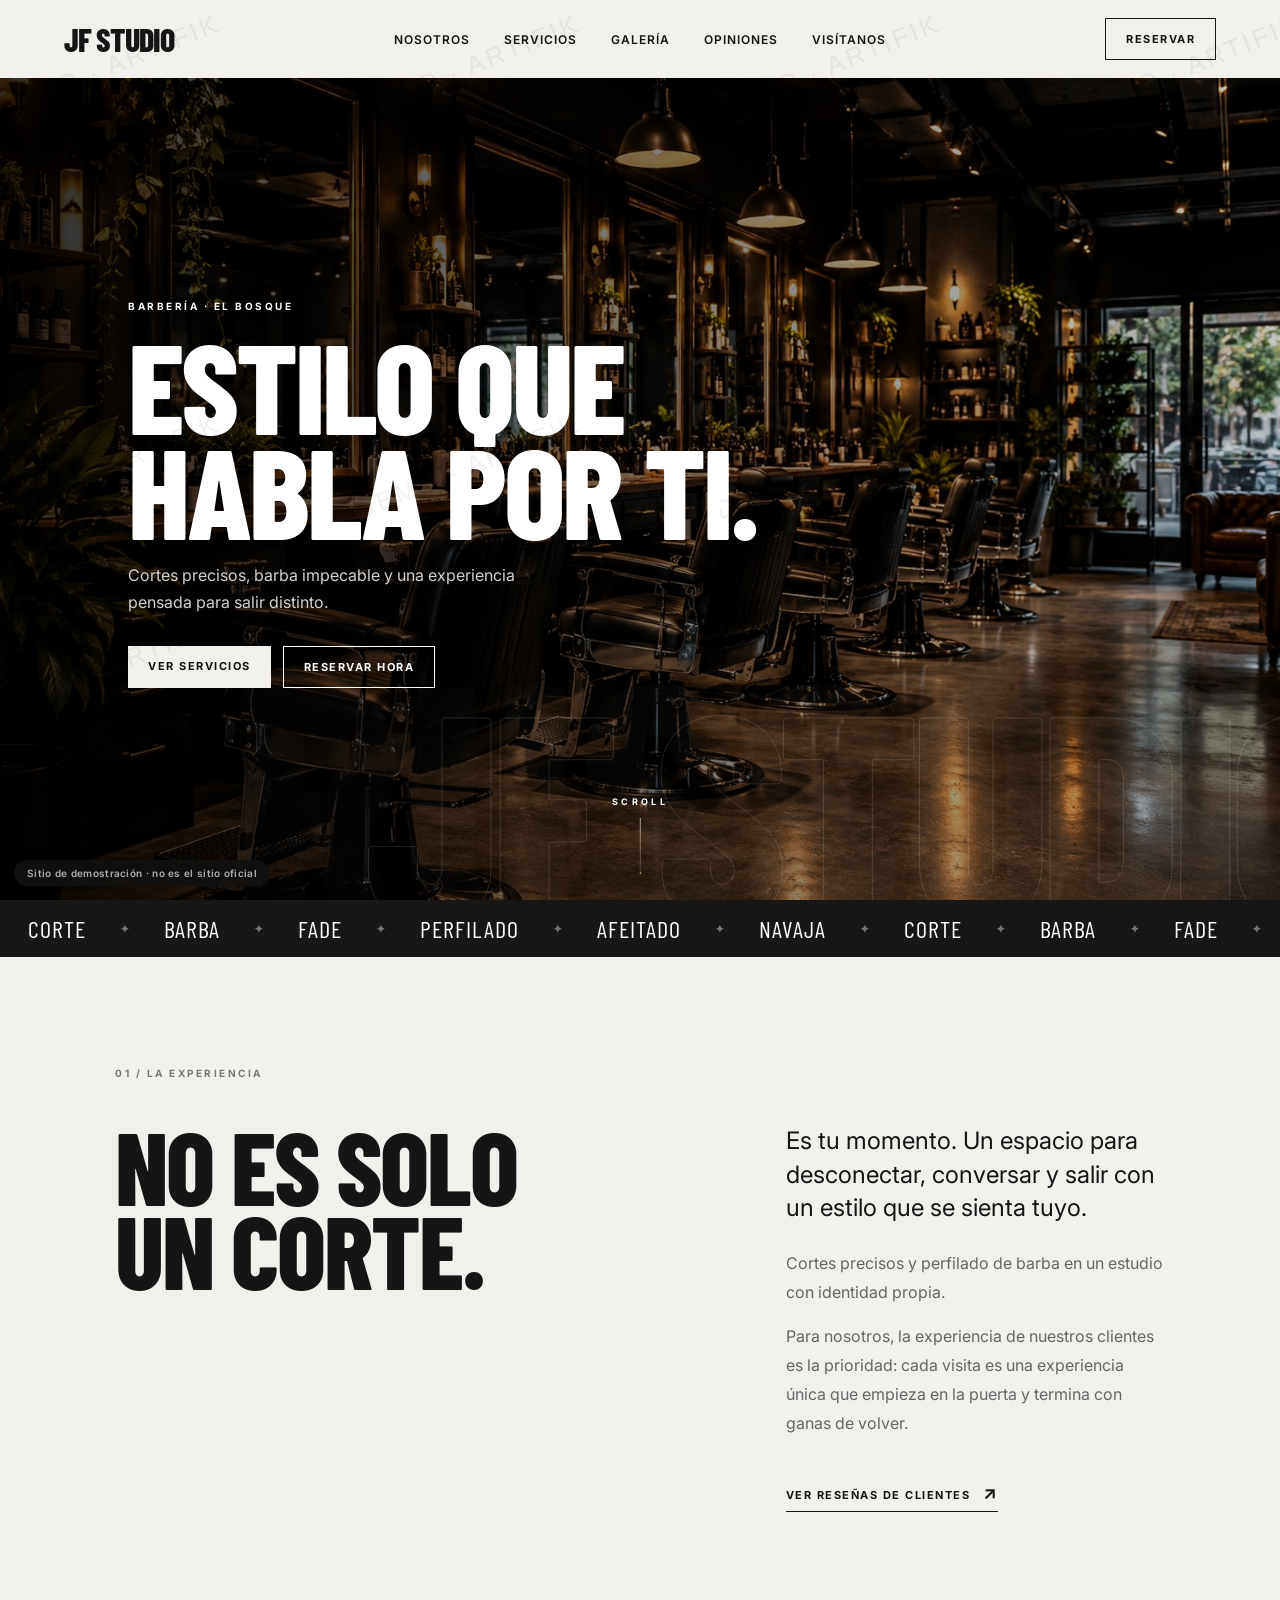
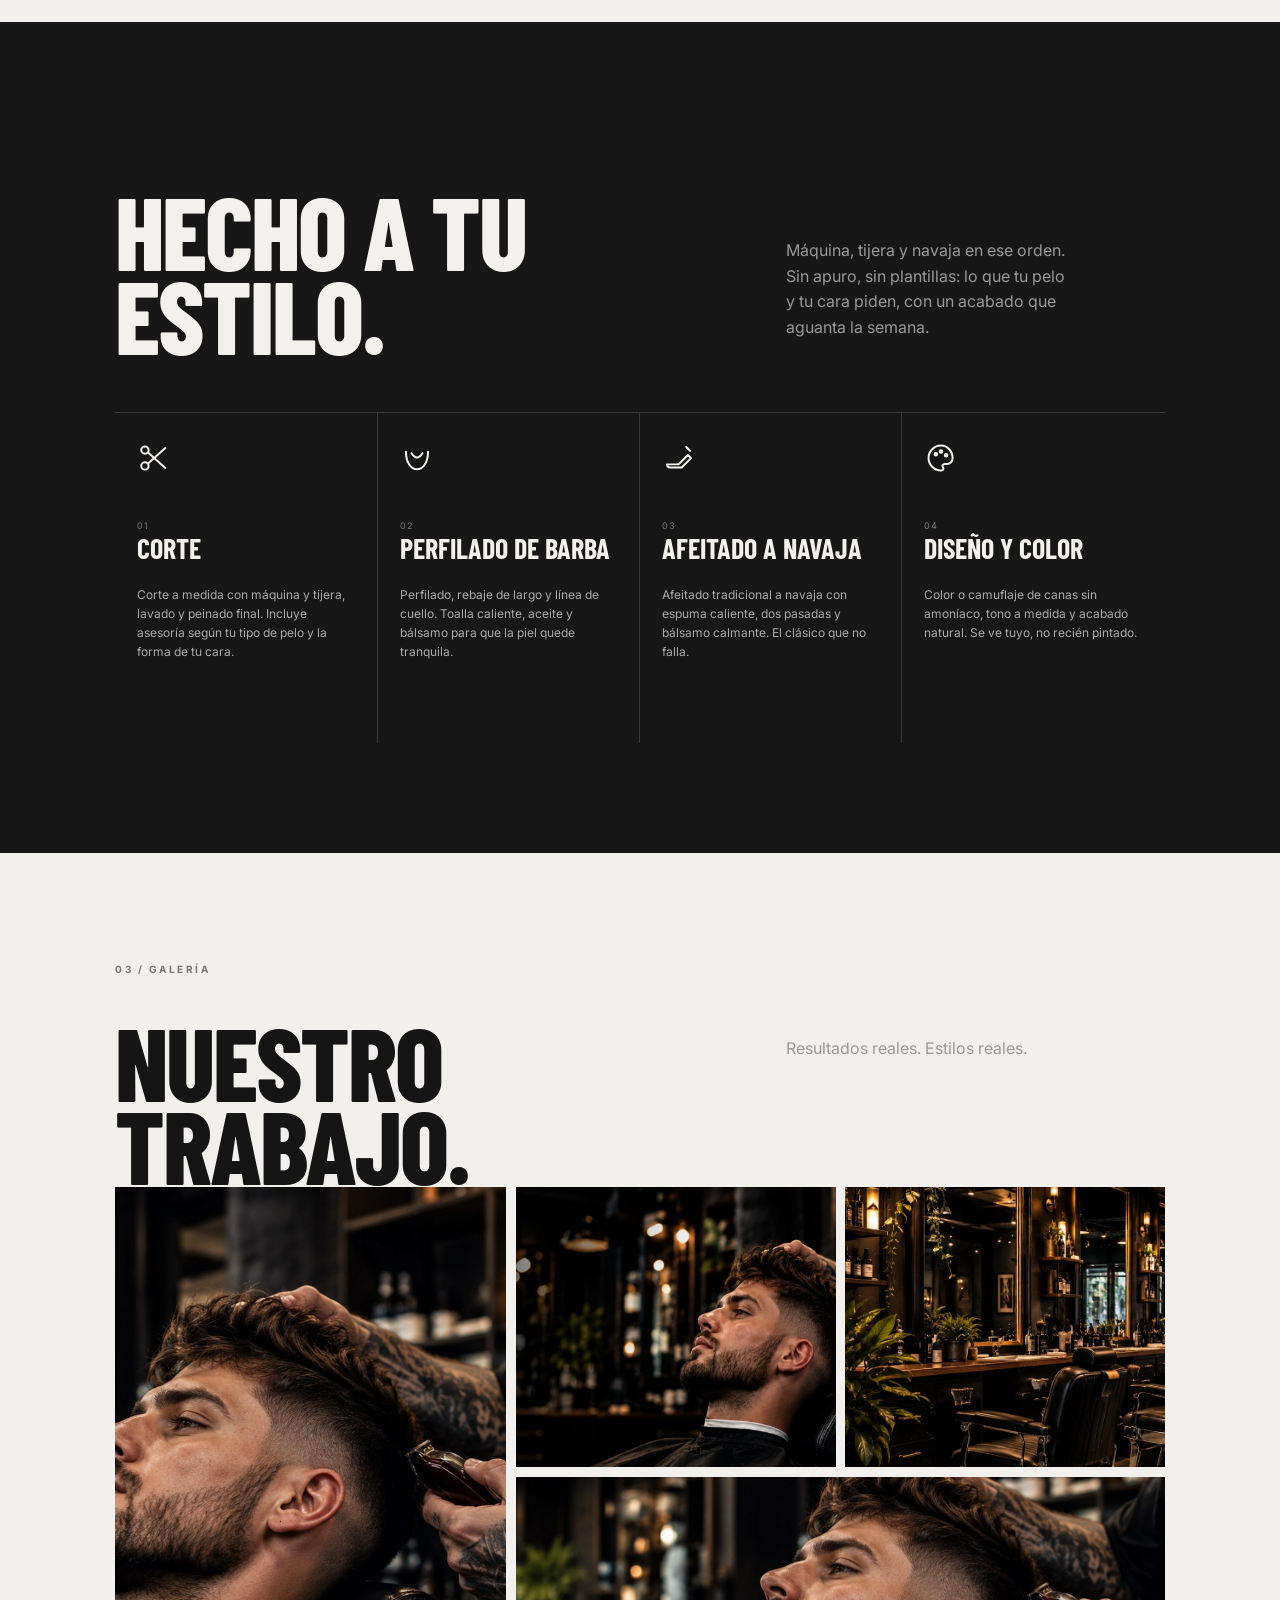
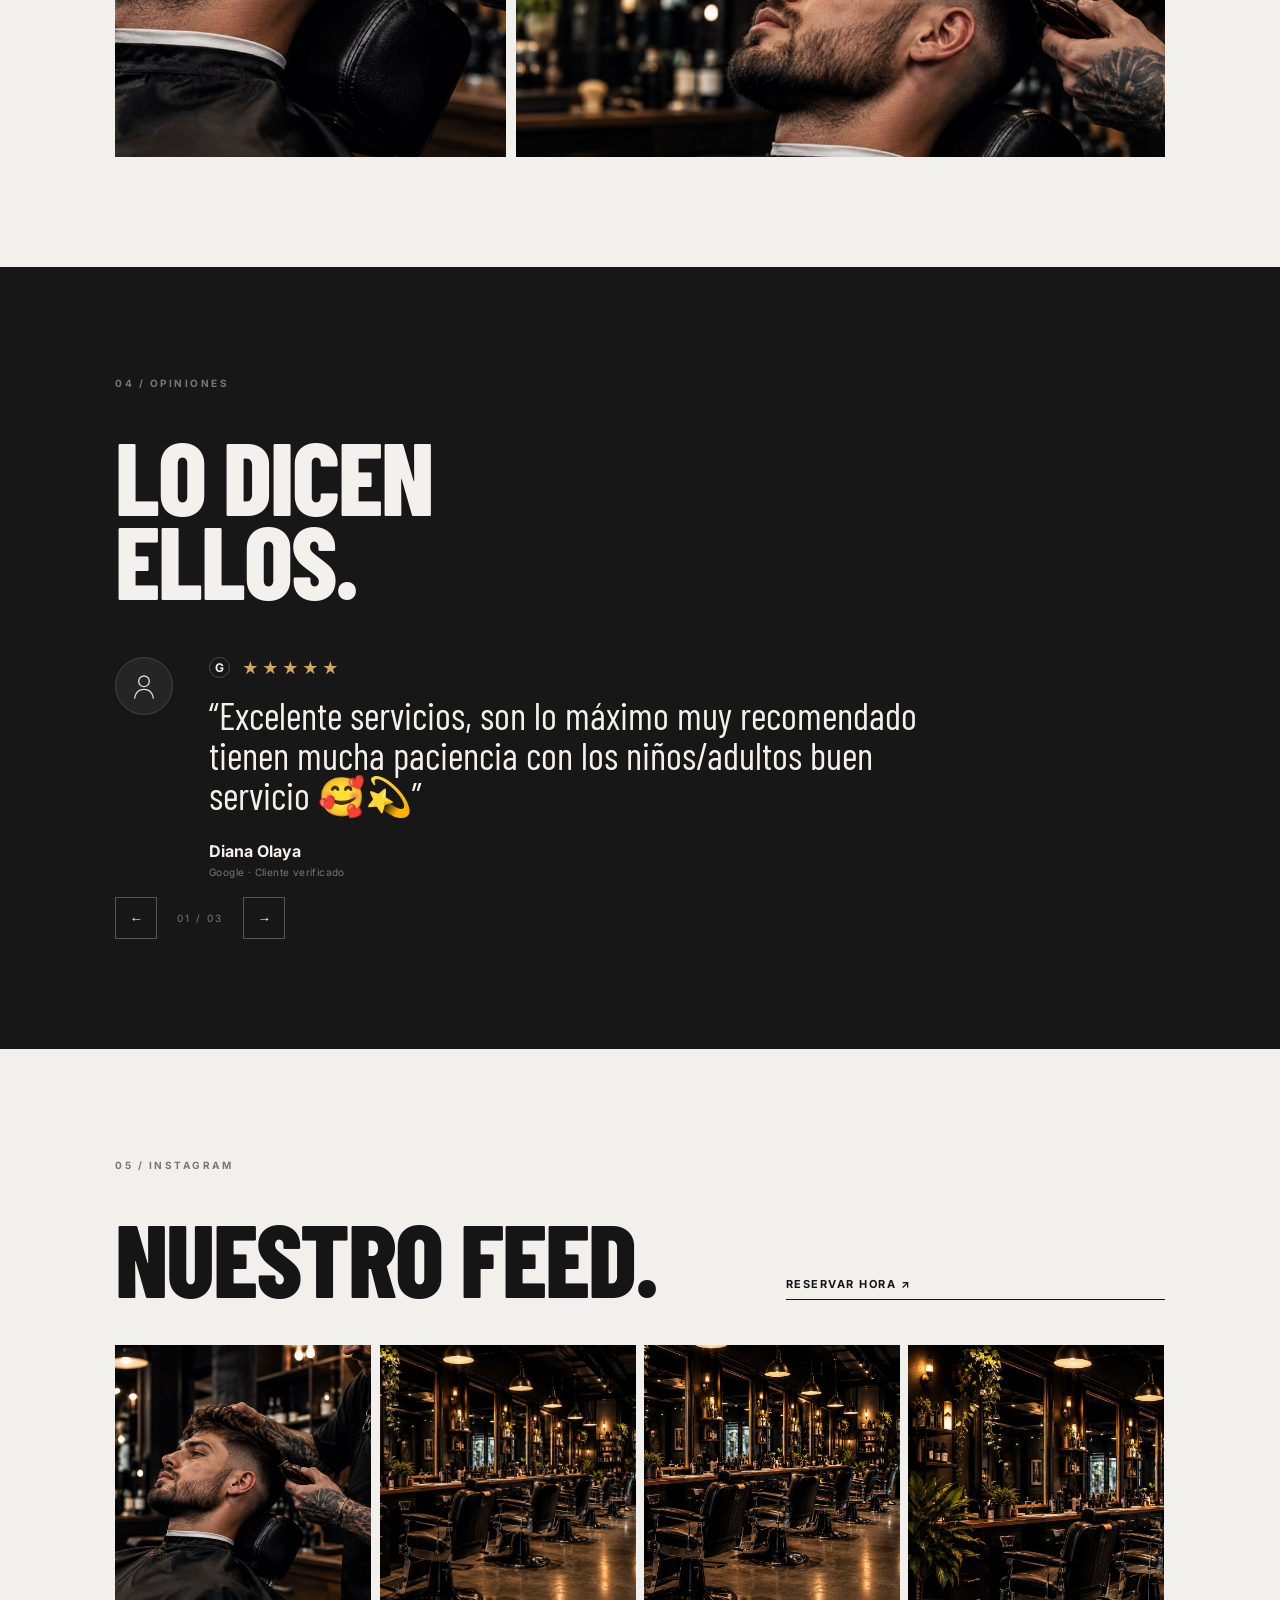
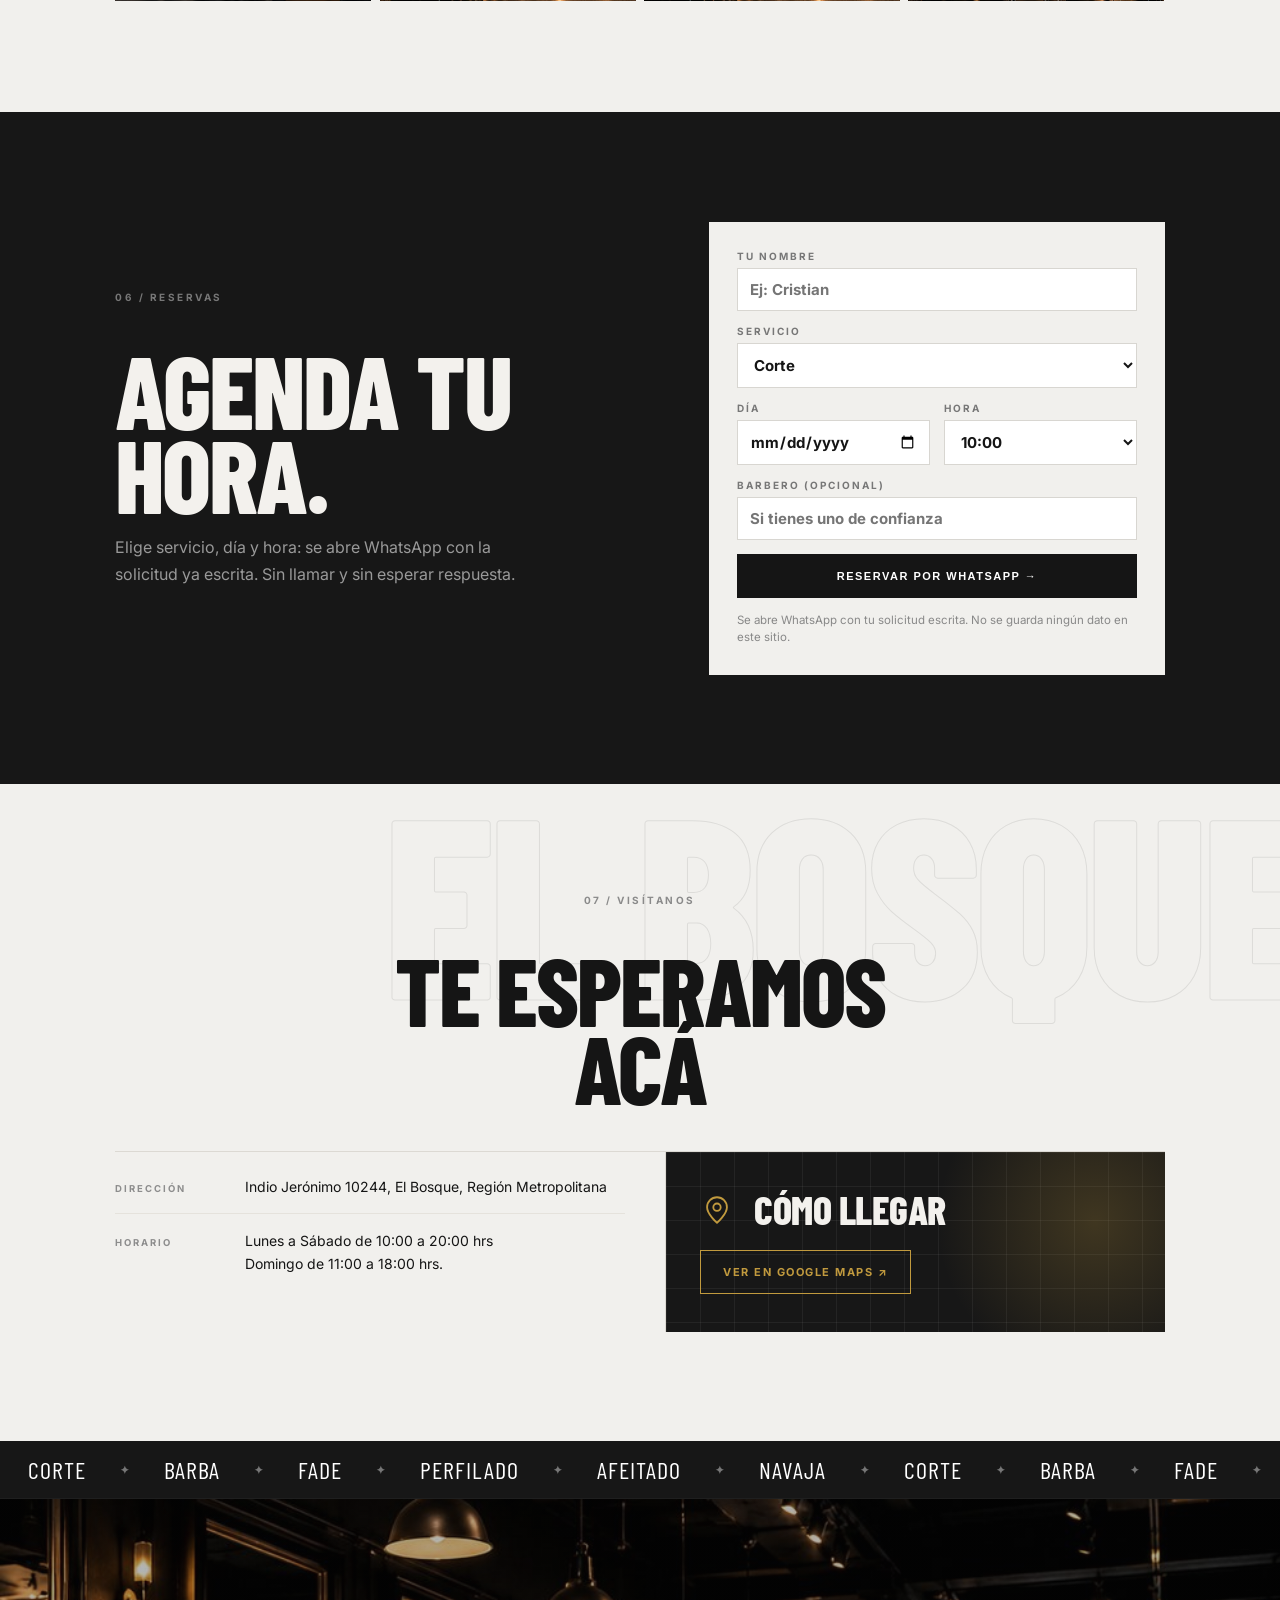
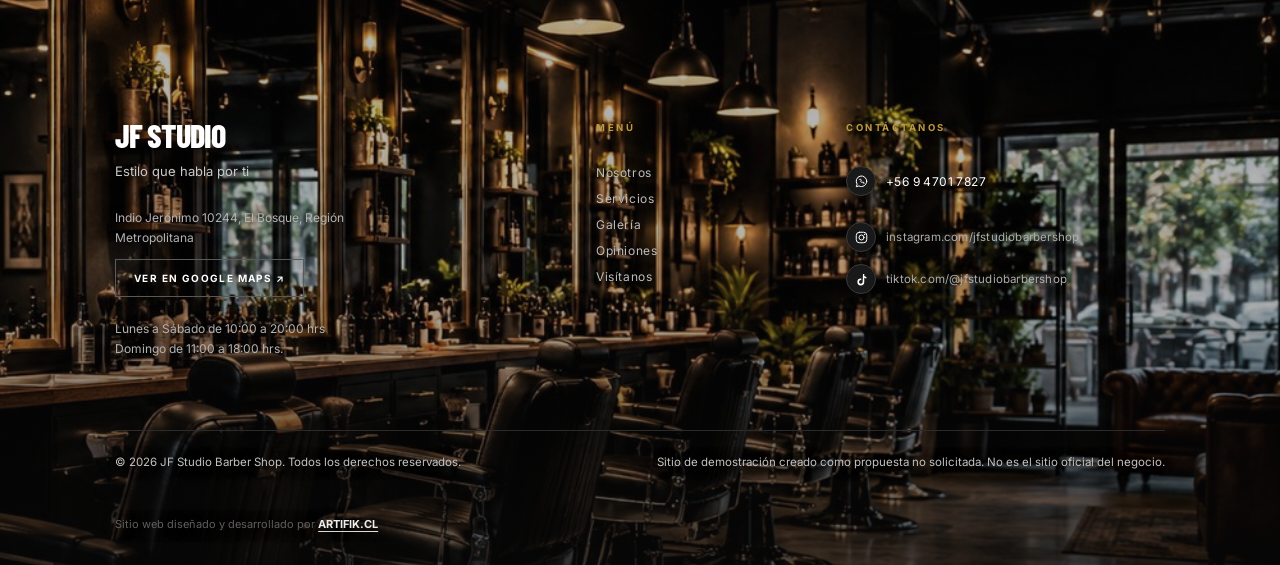
<file: sites/jf-studio-barber-shop/index.html>
<!doctype html>
<!-- PLANTILLA BARBERIA v1 · aprobada por el cliente (demo Russos)
     Reglas fijas: letter-spacing -1px en movil, marquesina max-content x3 con -50%,
     Reservas y Visit anos en una linea en movil, footer movil sin nav y textos de contacto >=16px.
     Antes de editar: references/feedback-cliente-barberia.md -->
<html lang="es-CL">
<head>
  <meta charset="utf-8">
  <meta name="viewport" content="width=device-width,initial-scale=1">
  <meta name="description" content="Barber studio en El Bosque">
  <meta name="robots" content="noindex, nofollow, noarchive">
  <title>JF Studio Barber Shop — Barbería en El Bosque</title>
  <link rel="preconnect" href="https://fonts.googleapis.com">
  <link rel="preconnect" href="https://fonts.gstatic.com" crossorigin>
  <script>document.documentElement.className+=" js";</script>
  <link href="https://fonts.googleapis.com/css2?family=Barlow+Condensed:wght@400;500;600;700;800&family=Inter:wght@400;500;600;700&display=swap" rel="stylesheet">
  <style>
*{box-sizing:border-box}html{scroll-behavior:smooth}body{margin:0;background:#f1f0ed;color:#151515;font-family:Inter,Arial,sans-serif}a{color:inherit;text-decoration:none}.site-header{height:78px;display:flex;align-items:center;justify-content:space-between;padding:0 5vw;background:#f1f0ed;position:sticky;top:0;z-index:20}.brand{font-family:"Barlow Condensed",sans-serif;font-weight:800;font-size:32px;letter-spacing:-1px}.brand span,.section-head span,.intro h2 span,.gallery-head span,.social-head span{font-style:normal}.nav{display:flex;gap:34px;font-size:12px;font-weight:600;text-transform:uppercase;letter-spacing:1px}.header-cta,.btn{font-size:11px;font-weight:700;letter-spacing:1.5px;padding:13px 20px}.header-cta{border:1px solid #151515}.nav .nav-cta{display:none}.menu-toggle{display:none;background:none;border:0;font-size:24px;cursor:pointer;line-height:1;padding:10px;color:inherit}.menu-icon{display:block}.hero{min-height:calc(100vh - 78px);position:relative;display:flex;align-items:center;overflow:hidden;background:#252525;color:#fff}.hero-media{position:absolute;inset:0;background:#111;overflow:hidden}.hero-media img{width:100%;height:100%;object-fit:cover;object-position:center;display:block}.hero-media:after{content:"RUSSOS";position:absolute;right:5vw;bottom:-7vw;font-family:"Barlow Condensed";font-size:27vw;font-weight:800;color:rgba(255,255,255,.035)}.hero-overlay{position:absolute;inset:0;background:linear-gradient(90deg,rgba(0,0,0,.82),rgba(0,0,0,.2))}.hero-content{position:relative;z-index:1;width:min(760px,90%);margin-left:10vw}.eyebrow,.section-kicker{font-size:10px;letter-spacing:2.5px;font-weight:700}.hero h1{font-family:"Barlow Condensed";font-size:clamp(70px,10vw,145px);line-height:.82;margin:20px 0;font-weight:800;letter-spacing:-3px}.hero h1 em,.contact h2 em{font-style:normal}.hero-copy{max-width:440px;line-height:1.7;color:#d1d1d1}.hero-actions{display:flex;gap:12px;margin-top:30px}.btn-light{background:#f1f0ed;color:#111}.btn-outline{border:1px solid #fff;color:#fff}.hero-cue{position:absolute;left:50%;bottom:26px;z-index:6;transform:translateX(-50%);display:flex;flex-direction:column;align-items:center;gap:11px;color:#fff;text-transform:uppercase;font-size:9px;letter-spacing:3.4px;font-weight:700;pointer-events:none;transition:opacity .45s ease,transform .45s ease}.hero-cue.is-hidden{opacity:0;transform:translate(-50%,12px)}.hero-cue-track{position:relative;display:block;width:1px;height:56px;overflow:hidden;background:linear-gradient(to bottom,rgba(255,255,255,.62),rgba(255,255,255,.10))}.hero-cue-track i{position:absolute;left:0;top:-44px;width:1px;height:44px;background:linear-gradient(to bottom,rgba(224,181,88,0),#e0b558);animation:heroCue 1.7s cubic-bezier(.4,0,.2,1) infinite}.hero-cue-track:after{content:"";position:absolute;left:50%;bottom:0;width:7px;height:7px;border-right:2px solid #e0b558;border-bottom:2px solid #e0b558;transform:translateX(-50%) rotate(45deg)}@keyframes heroCue{0%{transform:translateY(0);opacity:0}16%{opacity:1}72%{opacity:1}100%{transform:translateY(100px);opacity:0}}@media(max-width:800px){.hero-cue{bottom:18px;font-size:8px;letter-spacing:3px}.hero-cue-track{height:44px}}@media(prefers-reduced-motion:reduce){.hero-cue-track i{animation:none;top:16px;height:22px;background:#c19a3e}}.marquee{width:100%;overflow:hidden;background:#171717;color:#fff;padding:0}.marquee-track{display:flex;width:max-content;animation:marquee 52s linear infinite;will-change:transform}.marquee-group{width:max-content;display:flex;align-items:center;justify-content:flex-start;gap:34px;padding:14px 28px;font-family:"Barlow Condensed";font-size:24px;letter-spacing:1px;white-space:nowrap}.marquee-group b{font-size:11px;color:#777}@keyframes marquee{from{transform:translateX(0)}to{transform:translateX(-50%)}}.section{padding:110px 9vw}.section-kicker{margin-bottom:45px;color:#777}.intro-grid,.section-head,.gallery-head,.social-head{display:grid;grid-template-columns:1.2fr .8fr;gap:8vw}.intro h2,.section-head h2,.gallery-head h2,.social-head h2{font-family:"Barlow Condensed";font-size:clamp(55px,8vw,115px);line-height:.82;margin:0;font-weight:800;letter-spacing:-2px}.lead{font-size:24px;line-height:1.4;margin-top:0}.intro p:not(.lead){color:#666;line-height:1.8;max-width:520px}.text-link{display:inline-block;margin-top:28px;font-size:11px;font-weight:700;letter-spacing:1.5px;border-bottom:1px solid;padding-bottom:8px}.text-link span{font-size:18px;margin-left:8px}.dark{background:#171717;color:#f3f1ed}.dark .section-kicker{color:#777}.section-head{align-items:end;margin-bottom:55px}.section-head p,.gallery-head p{max-width:280px;line-height:1.6;color:#999}.service-grid{display:grid;grid-template-columns:repeat(4,1fr);border-top:1px solid #3a3a3a}.service-card{min-height:330px;padding:28px 22px;border-right:1px solid #3a3a3a;display:flex;flex-direction:column;position:relative;overflow:hidden;isolation:isolate;transition:transform .35s cubic-bezier(.2,.7,.2,1),background .35s ease,border-color .35s ease,box-shadow .35s ease}.service-card:last-child{border-right:0}.service-card.featured{background:#262626}.service-card>span{font-size:9px;color:#777;letter-spacing:1px;transition:transform .35s ease,color .35s ease}.service-card::before{content:"";position:absolute;inset:auto -30% -55% -30%;height:150px;background:radial-gradient(circle,rgba(213,165,90,.18),transparent 68%);transform:translateY(55px);opacity:0;transition:transform .45s ease,opacity .45s ease;pointer-events:none;z-index:-1}.service-card::after{content:"";position:absolute;top:0;left:-110%;width:55%;height:100%;background:linear-gradient(105deg,transparent 0 38%,rgba(255,255,255,.09) 48%,transparent 60%);transform:skewX(-18deg);transition:left .65s ease;pointer-events:none}.service-icon{font-size:35px;margin-bottom:45px;transform-origin:center;transition:transform .35s cubic-bezier(.2,.8,.2,1),filter .35s ease}.service-card h3{font-family:"Barlow Condensed";font-size:28px;margin:0 0 10px;transition:letter-spacing .35s ease}.service-card:hover{transform:translateY(-8px) scale(1.015);background:#222;border-color:#5a5a5a;box-shadow:0 20px 45px rgba(0,0,0,.28);z-index:3}.service-card:hover::before{transform:translateY(0);opacity:1}.service-card:hover::after{left:125%}.service-card:hover .service-icon{transform:scale(1.18) rotate(-4deg);filter:drop-shadow(0 0 10px rgba(255,255,255,.18))}.service-card:hover>span{transform:translateX(4px);color:#aaa}.service-card:hover strong{transform:translateX(4px)}.service-card:hover h3{letter-spacing:.4px;animation:serviceGlitch .34s steps(2,end) 1}@keyframes serviceGlitch{0%{transform:none;text-shadow:none}35%{transform:translateX(1px);text-shadow:-1px 0 rgba(213,165,90,.8)}65%{transform:translateX(-1px);text-shadow:1px 0 rgba(255,255,255,.55)}100%{transform:none;text-shadow:none}}.service-card p{font-size:12px;line-height:1.6;color:#aaa;min-height:45px}.service-card strong{margin-top:auto;font-family:"Barlow Condensed";font-size:22px;transition:transform .35s ease;color:#f3f1ed}.gallery-grid{display:grid;grid-template-columns:1.1fr .9fr .9fr;grid-template-rows:280px 280px;gap:10px}.gallery-item{background:#d4d1ca;overflow:hidden;margin:0}.gallery-item img{width:100%;height:100%;display:block;object-fit:cover}.gallery-item img{width:100%;height:100%;object-fit:cover;display:block;transition:transform .5s ease}.gallery-item:hover img{transform:scale(1.04)}.gallery-item.tall{grid-row:span 2}.gallery-item.wide{grid-column:2 / 4}.asset-note{font-size:11px;color:#888}.review-slider{position:relative;max-width:850px;min-height:240px}.review{display:none;grid-template-columns:70px 1fr;column-gap:24px;align-items:start}.review-main{min-width:0}.review-source{display:flex;align-items:center;gap:12px;margin-bottom:18px}.review.active{display:grid}.avatar{width:58px;height:58px;border-radius:50%;background:#252525;border:1px solid #444;display:grid;place-items:center}.avatar svg{width:32px;height:32px;stroke:#ddd;fill:none;stroke-width:2;stroke-linecap:round;stroke-linejoin:round}.avatar-1{box-shadow:inset 0 0 0 2px #303030}.avatar-2{box-shadow:inset 0 0 0 2px #363636}.avatar-3{box-shadow:inset 0 0 0 2px #2c2c2c}.avatar-4{box-shadow:inset 0 0 0 2px #404040}.avatar-5{box-shadow:inset 0 0 0 2px #333}.google-g{display:inline-grid;place-items:center;width:21px;height:21px;border:1px solid #4c4c4c;border-radius:50%;font:700 12px Inter;color:#eee}.stars{color:#d5a55a;letter-spacing:3px;margin:0}.review p{font-family:"Barlow Condensed";font-size:38px;line-height:1.05;max-width:760px;margin:0 0 25px}.review strong,.review small{display:block}.review small{color:#777;margin-top:5px;font-size:10px;letter-spacing:.4px}.slider-controls{display:flex;gap:20px;align-items:center}.slider-controls button{background:none;border:1px solid #555;color:#fff;width:42px;height:42px}.slider-count{font-size:10px;letter-spacing:2px;color:#777}.social-head{align-items:end;margin-bottom:45px}.social-grid{display:grid;grid-template-columns:repeat(4,1fr);gap:8px}.social-tile{aspect-ratio:1;background:#d1cec7;display:grid;place-items:center;color:#888;font-family:"Barlow Condensed";font-size:25px;overflow:hidden}.social-tile img{width:100%;height:100%;object-fit:cover;display:block}.contact{min-height:620px;background-color:#222;background-position:center;background-size:cover;position:relative;color:#fff;display:flex;align-items:center}.contact-overlay{position:absolute;z-index:1;inset:0;background:linear-gradient(90deg,rgba(0,0,0,.72),rgba(0,0,0,.2))}.contact-content{position:relative;z-index:2;margin-left:10vw}.contact h2{font-family:"Barlow Condensed";font-size:clamp(75px,11vw,160px);line-height:.8;margin:20px 0}.contact-content>p:not(.eyebrow){max-width:350px;line-height:1.6;color:#ccc;margin-bottom:30px}@media(max-width:800px){.marquee-group{font-size:20px;gap:14px;padding:12px 18px}.site-header{height:68px;padding:0 5vw;position:sticky}.nav{display:flex;position:absolute;top:68px;left:0;right:0;flex-direction:column;gap:0;background:#f1f0ed;border-top:1px solid #d8d6d1;box-shadow:0 18px 30px rgba(0,0,0,.12);padding:8px 5vw;opacity:0;visibility:hidden;transform:translateY(-8px);pointer-events:none;transition:opacity .22s ease,transform .22s ease,visibility .22s ease;z-index:30}.nav.open{opacity:1;visibility:visible;transform:translateY(0);pointer-events:auto}.nav a{padding:15px 0;border-bottom:1px solid #ddd9d2;font-size:12px}.nav a:last-child{border-bottom:0}.nav .nav-cta{display:block;margin:14px 0 6px;padding:15px;background:#151515;color:#fff;text-align:center;border:0;font-weight:700;letter-spacing:2px}.header-cta{display:none}.menu-toggle{display:block}.hero{min-height:calc(100vh - 68px)}.hero-content{margin-left:7vw;margin-top:38vh}.hero h1{font-size:72px}.hero-actions{gap:16px}.section{padding:75px 7vw}.intro-grid,.section-head,.gallery-head,.social-head{grid-template-columns:1fr;gap:30px}.service-grid{grid-template-columns:1fr 1fr}.service-card{border-bottom:1px solid #3a3a3a}.gallery-grid{grid-template-columns:1fr 1fr;grid-template-rows:220px 220px}.gallery-item.tall{grid-row:span 1}.gallery-item.wide{grid-column:1 / 3}.review{grid-template-columns:52px 1fr;column-gap:16px}.avatar{width:48px;height:48px}.avatar svg{width:26px;height:26px}.review p{font-size:30px}.social-grid{grid-template-columns:1fr 1fr}.footer{grid-template-columns:1fr 1fr}}@media(max-width:480px){.footer-credit{grid-column:1}.service-grid{grid-template-columns:1fr}.gallery-grid{grid-template-columns:1fr;grid-template-rows:220px}.gallery-item.wide{grid-column:auto}.social-grid{grid-template-columns:1fr 1fr}.footer{grid-template-columns:1fr}.hero h1{font-size:62px}}

.contact-bg{position:absolute;inset:0;overflow:hidden;z-index:0}.contact-bg img{width:100%;height:100%;object-fit:cover;display:block}/* .contact-bg:after{content:"";position:absolute;inset:0;background:linear-gradient(90deg,rgba(0,0,0,.72),rgba(0,0,0,.2))} */
/* --- Reserva por WhatsApp (plan completo) --- */
.reserva{background:#171717;color:#f3f1ed;padding:110px 9vw}
.reserva-grid{display:grid;grid-template-columns:1.05fr .95fr;gap:7vw;align-items:center}
.reserva h2{font-family:"Barlow Condensed";font-size:clamp(55px,8vw,115px);line-height:.82;margin:0 0 18px;font-weight:800;letter-spacing:-2px}
.reserva h2 span{font-style:normal}
.reserva-intro p{color:#999;line-height:1.7;max-width:420px}
.reserva-card{background:#f1f0ed;color:#151515;padding:28px;display:grid;gap:14px}
.reserva-card label{display:flex;flex-direction:column;gap:6px;font-size:10px;letter-spacing:2px;font-weight:700;text-transform:uppercase;color:#777}
.reserva-card input,.reserva-card select{font:inherit;font-size:15px;letter-spacing:0;text-transform:none;color:#151515;background:#fff;border:1px solid #d8d6d1;padding:11px 12px;width:100%;border-radius:0}
.reserva-card input:focus,.reserva-card select:focus{outline:2px solid #c19a3e;outline-offset:1px}
.reserva-row{display:grid;grid-template-columns:1fr 1fr;gap:14px}
.reserva-card .btn{background:#151515;color:#fff;border:0;cursor:pointer;padding:16px;text-align:center}
.reserva-card .btn:hover{background:#c19a3e;color:#151515}
.reserva-hint{margin:0;font-size:11.5px;color:#888;letter-spacing:0;text-transform:none;font-weight:400;line-height:1.5}
@media(max-width:800px){.reserva{padding:70px 6vw}.reserva-grid{grid-template-columns:1fr;gap:34px}.reserva-row{grid-template-columns:1fr}}
.demo-badge{position:fixed;bottom:14px;left:14px;z-index:99;background:#111;color:#bbb;font:600 10px Inter,Arial;padding:7px 13px;border-radius:999px;letter-spacing:.3px;opacity:.92;box-shadow:0 4px 14px rgba(0,0,0,.35)}
.demo-wm{position:fixed;inset:0;z-index:34;pointer-events:none;background-repeat:repeat;background-image:url("data:image/svg+xml,%3Csvg xmlns='http://www.w3.org/2000/svg' width='360' height='200'%3E%3Ctext x='0' y='120' transform='rotate(-22 0 120)' font-family='Helvetica,Arial,sans-serif' font-size='26' letter-spacing='3' fill='%23151515' fill-opacity='0.06'%3EDEMO %C2%B7 ARTIFIK%3C/text%3E%3C/svg%3E")}
/* ===================== v3 · Yelcafé learnings ===================== */
/* Iconos de servicio (SVG por servicio, no emoji repetido) */
.service-icon{font-size:0;line-height:0}
.service-icon svg{width:34px;height:34px;display:block;stroke:currentColor;fill:none;stroke-width:1.4;stroke-linecap:round;stroke-linejoin:round}
.service-card p{min-height:0;margin:10px 0 20px}
.service-card strong{margin-top:auto}
/* Banda parallax */
.px{position:relative;height:84vh;min-height:560px;display:flex;align-items:center;overflow:hidden;background:#0e0e0e;color:#fff}
.px-media{position:absolute;inset:-26% 0;background-size:cover;background-position:center 40%;background-color:#1a1a1a;transform:translate3d(0,var(--py,0px),0) scale(var(--ps,1.34));will-change:transform}
.hero-ghost{z-index:1;right:-2vw;bottom:-1vw;font-size:19vw;transform:translate3d(var(--gx,0),0,0);color:transparent;-webkit-text-stroke:1px rgba(255,255,255,.22);will-change:transform}
.px-veil{position:absolute;inset:0;background:linear-gradient(90deg,rgba(8,8,8,.88),rgba(8,8,8,.22) 72%),linear-gradient(0deg,rgba(8,8,8,.78),transparent 48%)}
.px-ghost{position:absolute;right:-3vw;bottom:-1vw;z-index:1;font-family:"Barlow Condensed";font-weight:800;font-size:23vw;line-height:.72;letter-spacing:-.8vw;white-space:nowrap;color:transparent;-webkit-text-stroke:1px rgba(255,255,255,.13);pointer-events:none;transform:translate3d(var(--gx,0px),0,0);will-change:transform}
.px-copy{position:relative;z-index:2;margin-left:10vw;width:min(600px,84%);transform:translate3d(0,var(--cy,0px),0);opacity:var(--co,1);will-change:transform,opacity}
.px-copy .eyebrow{color:#c19a3e;letter-spacing:3px}
.px-copy h2{font-family:"Barlow Condensed";font-size:clamp(52px,7.6vw,112px);line-height:.84;margin:18px 0 0;font-weight:800;letter-spacing:-2px}
.px-copy h2 em{font-style:normal;color:#c19a3e}
.px-text{margin:22px 0 0;max-width:430px;line-height:1.7;color:#cfcfcf;font-size:15px}
.px-copy .btn{margin-top:30px}
@media(max-width:800px){.px{height:auto;min-height:0;padding:92px 0}.px-media{inset:-24% 0;transform:translate3d(0,var(--py,0px),0) scale(1.2)}.px-ghost{font-size:42vw;bottom:-2vw}.px-copy{margin-left:6vw;width:88%;transform:none;opacity:1}}
/* Visítanos */
.visit-ghost{position:absolute;right:-2vw;top:6vh;z-index:0;font-family:"Barlow Condensed";font-weight:800;font-size:20vw;line-height:.8;letter-spacing:-.6vw;white-space:nowrap;text-transform:uppercase;color:transparent;-webkit-text-stroke:1px rgba(21,21,21,.09);pointer-events:none;transform:translate3d(0,var(--vg,0px),0);will-change:transform}
.visit{position:relative;overflow:hidden;background:#f1f0ed;padding:110px 9vw}
.visit .section-kicker{color:#8a8a8a;text-align:center}
.visit-head{display:block;text-align:center;margin:20px 0 44px}
.visit-head h2{font-family:"Barlow Condensed";font-size:clamp(52px,7.4vw,104px);line-height:.82;margin:0 auto;font-weight:800;letter-spacing:-2px}
.visit-head h2 span{font-style:normal}
.visit-head p{max-width:280px;line-height:1.6;color:#777;margin:0}
.visit-grid{display:grid;grid-template-columns:1.05fr .95fr;border-top:1px solid #dcd9d3}
.visit-card{padding:8px 40px 8px 0;border-right:1px solid #dcd9d3}
.visit-row{display:grid;grid-template-columns:112px 1fr;gap:18px;padding:15px 0;border-bottom:1px solid #e5e2dc;align-items:baseline}
.visit-row:last-child{border-bottom:0}
.visit-row .k{font-size:9.5px;letter-spacing:2px;font-weight:700;color:#8d8d8d;text-transform:uppercase}
.visit-row .v{font-size:14px;line-height:1.65}
.visit-row .v a{border-bottom:1px solid #c19a3e;padding-bottom:2px}
.visit-map{position:relative;display:grid;grid-template-columns:auto 1fr;align-content:center;gap:20px 20px;padding:38px 34px;background:#171717;color:#f3f1ed;overflow:hidden;transition:background .4s ease}
.visit-map:before{content:"";position:absolute;inset:0;background-image:linear-gradient(rgba(255,255,255,.055) 1px,transparent 1px),linear-gradient(90deg,rgba(255,255,255,.055) 1px,transparent 1px);background-size:34px 34px}
.visit-map:after{content:"";position:absolute;width:360px;height:360px;right:-110px;top:-110px;background:radial-gradient(circle,rgba(193,154,62,.24),transparent 62%)}
.visit-map>*{position:relative;z-index:1}
.visit-pin{grid-column:1;grid-row:1;align-self:center;width:34px;height:34px;color:#c19a3e}
.visit-map h3{grid-column:2;grid-row:1;align-self:center;font-family:"Barlow Condensed";font-size:clamp(30px,3.1vw,42px);line-height:1;margin:0;font-weight:800;letter-spacing:-.5px;white-space:nowrap}
.visit-map .btn{grid-column:1/-1;grid-row:2;justify-self:start}
.visit-map p{margin:0;color:#a6a6a6;line-height:1.6;font-size:13px;max-width:290px}
.visit-map .btn{align-self:flex-start;border:1px solid #c19a3e;color:#c19a3e;padding:14px 22px}
.visit-map:hover{background:#1e1e1e}
.visit-map:hover .btn{background:#c19a3e;color:#151515}
@media(max-width:800px){.visit{padding:70px 6vw}.visit-head{grid-template-columns:1fr;gap:22px;margin-bottom:32px}.visit-grid{grid-template-columns:1fr}.visit-card{border-right:0;border-bottom:1px solid #dcd9d3;padding:6px 0 12px}.visit-row{grid-template-columns:92px 1fr;gap:14px}.visit-map{padding:28px 22px;min-height:0;margin-top:20px}}
/* Footer rico */
.footer{background:#111;color:#eee;padding:70px 9vw 30px;display:grid;grid-template-columns:1.5fr .9fr 1fr;gap:48px}
.footer{position:relative;overflow:hidden;background:#0d0d0d;color:#eee;padding:220px 9vw 34px;display:grid;grid-template-columns:1.5fr .7fr 1.1fr;gap:46px;border-top:1px solid #1f1f1f}
.footer-bg{position:absolute;inset:0;z-index:0}
.footer-bg img{width:100%;height:100%;object-fit:cover;object-position:center 30%;display:block;filter:grayscale(.15)}
.footer-veil{position:absolute;inset:0;z-index:1;background:linear-gradient(180deg,rgba(8,8,8,.30) 0%,rgba(8,8,8,.30) 58%,rgba(8,8,8,.72) 100%)}
.footer>.footer-brand,.footer>.footer-nav,.footer>.footer-social,.footer>.footer-credit,.footer>.footer-bottom{position:relative;z-index:2}
.footer-brand,.footer-nav,.footer-social{display:flex;flex-direction:column}
.footer strong{font-size:10px;letter-spacing:2px}
.footer p{color:#b3b3b3;font-size:12px;line-height:1.8;margin:0;text-shadow:0 1px 14px rgba(0,0,0,.65)}
.footer a,.footer span{text-shadow:0 1px 14px rgba(0,0,0,.65)}
.footer p.footer-logo{font-family:"Barlow Condensed";font-size:32px;font-weight:800;letter-spacing:-1px;margin:0 0 10px;line-height:1;color:#fff}
.footer p.footer-tag{color:#c9c9c9;font-size:13px;line-height:1.6;max-width:280px;margin:0 0 26px}
.footer-block{margin:0 0 22px}
.footer-block:last-child{margin-bottom:0}
.footer p.footer-line{color:#b3b3b3;font-size:12px;line-height:1.7;margin:0 0 10px;max-width:290px}
.footer-line a{border-bottom:1px solid #2e2e2e;padding-bottom:1px}
.footer-map{align-self:flex-start;display:inline-block;font-size:10px;letter-spacing:1.4px;text-transform:uppercase;font-weight:700;color:#fff;border:1px solid #5a5a5a;padding:12px 18px;transition:background .2s ease,border-color .2s ease}
.footer-map:hover{background:#fff;color:#111;border-color:#fff}
.footer p.footer-title{font-size:9.5px;letter-spacing:2.5px;font-weight:700;color:#c19a3e;margin:0 0 18px;text-transform:uppercase}
.footer-nav{display:flex;flex-direction:column;gap:11px;font-size:12px;letter-spacing:.6px}
.footer-nav a{color:#bcbcbc;transition:color .2s ease}
.footer-nav a:hover{color:#fff}
.footer-social{gap:12px;font-size:12px}
.footer-phone{display:flex;align-items:center;gap:10px;color:#fff;margin:0 0 14px;letter-spacing:.4px}
.fs-link{display:flex;align-items:center;gap:10px;color:#bcbcbc;transition:color .2s ease}
.fs-link:hover{color:#fff}
.fs-icon{flex:0 0 auto;width:30px;height:30px;border-radius:50%;background:#191919;border:1px solid #3b3b3b;display:grid;place-items:center;color:#fff;transition:background .2s ease,border-color .2s ease}
.fs-link:hover .fs-icon{background:#fff;color:#111;border-color:#fff}
.fs-icon svg{width:15px;height:15px}
.fs-url{font-size:11.5px;letter-spacing:.2px;color:#aeaeae;overflow-wrap:anywhere}
.fs-link:hover .fs-url{color:#e8e8e8}
.footer-credit{grid-column:1/-1;display:flex;flex-wrap:wrap;gap:8px 26px;justify-content:space-between;border-top:1px solid #2b2b2b;margin-top:14px;padding-top:22px;color:#c2c2c2;font-size:11.5px;line-height:1.6}
.footer-credit a{color:#eee;font-weight:700;text-decoration:underline;text-underline-offset:3px}
.footer-bottom{grid-column:1/-1;display:flex;flex-wrap:wrap;gap:8px 20px;justify-content:space-between;color:#5f5f5f;font-size:11px}
.footer-bottom a{color:#eee;font-weight:700;text-decoration:underline;text-underline-offset:3px}


@media(max-width:900px){.footer{grid-template-columns:1fr 1fr;gap:36px 30px}.footer-credit,.footer-bottom{grid-column:1/-1}}
@media(max-width:800px){
  .hero h1,.intro h2,.section-head h2,.gallery-head h2,.social-head h2,.visit-head h2,.reserva h2,.footer p.footer-logo{letter-spacing:-1px}
  .hero h1{letter-spacing:-1px;line-height:.86}
  /* Reservas: titular en una sola línea */
  .visit-head h2{font-size:clamp(28px,8.2vw,42px);white-space:nowrap;letter-spacing:-1px}
  .visit-head h2 br{display:none}
  .reserva h2{font-size:clamp(34px,10.4vw,46px);white-space:nowrap;letter-spacing:-1px}
  .reserva h2 br{display:none}
  .reserva h2 span{display:inline}
}
@media(max-width:560px){.footer{grid-template-columns:1fr;gap:0;padding:120px 22px 0}
  .footer-bg img{object-position:center bottom;filter:grayscale(.22) brightness(.85)}
  .footer-veil{background:linear-gradient(180deg,rgba(6,6,6,.88) 0%,rgba(6,6,6,.82) 45%,rgba(6,6,6,.80) 100%)}
  .footer-nav{display:none}
  .footer p.footer-logo{font-size:48px;letter-spacing:-1px;margin-bottom:12px}
  .footer p.footer-tag{font-size:12px;max-width:250px;margin-bottom:20px}
  .footer-block{margin-bottom:18px}
  .footer p.footer-line{font-size:16px;line-height:1.55;max-width:300px}
  .footer-map{padding:14px 18px;font-size:16px;letter-spacing:.5px;line-height:1}
  .footer-title{font-size:12.5px;letter-spacing:1.2px;margin:16px 0 14px}
  .footer-social{gap:16px;font-size:16px}
  .footer-social .fs-url{font-size:16px;line-height:1.35;color:#dcdcdc}
  .footer-social .fs-icon{width:34px;height:34px}
  .footer-social .fs-icon svg{width:17px;height:17px}
  .footer p.footer-tag{font-size:15px;line-height:1.5;max-width:260px}
  .footer-phone{font-size:16px;margin-bottom:0;letter-spacing:0;line-height:1.35}
  .footer-credit{flex-direction:column;gap:7px;text-align:left;font-size:11px;line-height:1.55;margin-top:26px;padding-top:18px;border-top-color:rgba(255,255,255,.18)}
  .footer-bottom{margin:22px -22px 0;padding:12px 22px 16px;background:#000;flex-direction:column;gap:6px;font-size:8.5px;color:rgba(255,255,255,.7)}
  .footer-bottom a{font-size:8.5px}
}
/* Reveals al hacer scroll */
html.js [data-rv]{opacity:0;transform:translate3d(0,26px,0);transition:opacity .85s cubic-bezier(.16,.7,.2,1),transform .85s cubic-bezier(.16,.7,.2,1);transition-delay:var(--rv-d,0ms);will-change:transform,opacity}
html.js [data-rv].rv-in{opacity:1;transform:translate3d(0,0,0)}
/* Parallax del hero y de la galería */
.hero-media{transform:translate3d(0,var(--hy,0px),0) scale(var(--hs,1.02));will-change:transform}
.gallery-grid>figure,.gallery-grid>div{overflow:hidden}
.gallery-grid img{will-change:transform}
@media(prefers-reduced-motion:reduce){html.js [data-rv]{opacity:1;transform:none;transition:none}.px-media,.px-copy,.px-ghost,.hero-media,.gallery-grid img{transform:none!important;opacity:1!important}}
  </style>
</head>
<body>
  <div class="demo-wm" aria-hidden="true"></div>
  <div class="demo-badge">Sitio de demostración · no es el sitio oficial</div>
  <header class="site-header">
    <a class="brand" href="#inicio">JF STUDIO</a>
    <nav class="nav" id="primary-nav" aria-label="Principal">
      <a href="#nosotros">Nosotros</a>
      <a href="#servicios">Servicios</a>
      <a href="#galeria">Galería</a>
      <a href="#opiniones">Opiniones</a>
      <a href="#visitanos">Visítanos</a>
      <a class="nav-cta" href="#reserva">RESERVAR</a>
    </nav>
    <a class="header-cta" href="#reserva">RESERVAR</a>
    <button class="menu-toggle" type="button" aria-label="Abrir menú" aria-expanded="false" aria-controls="primary-nav"><span class="menu-icon" aria-hidden="true">☰</span></button>
  </header>

  <main id="inicio">
    <section class="hero">
      <picture class="hero-media"><source media="(max-width: 800px)" srcset="/sites/jf-studio-barber-shop/assets/interior-wide.jpg"><img src="/sites/jf-studio-barber-shop/assets/interior-wide.jpg" alt="JF Studio Barber Shop"></picture>
      <div class="hero-overlay"></div>
      <div class="hero-content">
        <p class="eyebrow">BARBERÍA · EL BOSQUE</p>
        <h1>ESTILO QUE<br><em>HABLA</em> POR TI.</h1>
        <p class="hero-copy">Cortes precisos, barba impecable y una experiencia pensada para salir distinto.</p>
        <div class="hero-actions">
          <a class="btn btn-light" href="#servicios">VER SERVICIOS</a>
          <a class="btn btn-outline" href="#reserva">RESERVAR HORA</a>
        </div>
      </div>
      <div class="px-ghost hero-ghost" aria-hidden="true">JF STUDIO</div>
      <div class="hero-cue" aria-hidden="true"><span>SCROLL</span><i class="hero-cue-track"><i></i></i></div>
    </section>

    
    <section class="marquee" aria-label="Servicios destacados">
      <div class="marquee-track">
        <div class="marquee-group"><span>CORTE</span><b>✦</b><span>BARBA</span><b>✦</b><span>FADE</span><b>✦</b><span>PERFILADO</span><b>✦</b><span>AFEITADO</span><b>✦</b><span>NAVAJA</span><b>✦</b><span>CORTE</span><b>✦</b><span>BARBA</span><b>✦</b><span>FADE</span><b>✦</b><span>PERFILADO</span><b>✦</b><span>AFEITADO</span><b>✦</b><span>NAVAJA</span><b>✦</b><span>CORTE</span><b>✦</b><span>BARBA</span><b>✦</b><span>FADE</span><b>✦</b><span>PERFILADO</span><b>✦</b><span>AFEITADO</span><b>✦</b><span>NAVAJA</span></div>
        <div class="marquee-group" aria-hidden="true"><span>CORTE</span><b>✦</b><span>BARBA</span><b>✦</b><span>FADE</span><b>✦</b><span>PERFILADO</span><b>✦</b><span>AFEITADO</span><b>✦</b><span>NAVAJA</span><b>✦</b><span>CORTE</span><b>✦</b><span>BARBA</span><b>✦</b><span>FADE</span><b>✦</b><span>PERFILADO</span><b>✦</b><span>AFEITADO</span><b>✦</b><span>NAVAJA</span><b>✦</b><span>CORTE</span><b>✦</b><span>BARBA</span><b>✦</b><span>FADE</span><b>✦</b><span>PERFILADO</span><b>✦</b><span>AFEITADO</span><b>✦</b><span>NAVAJA</span></div>
      </div>
    </section>

    <section class="intro section" id="nosotros">
      <div class="section-kicker">01 / LA EXPERIENCIA</div>
      <div class="intro-grid">
        <h2>NO ES SOLO<br><span>UN CORTE.</span></h2>
        <div>
          <p class="lead">Es tu momento. Un espacio para desconectar, conversar y salir con un estilo que se sienta tuyo.</p>
          <p>Cortes precisos y perfilado de barba en un estudio con identidad propia.</p>
          <p>Para nosotros, la experiencia de nuestros clientes es la prioridad: cada visita es una experiencia única que empieza en la puerta y termina con ganas de volver.</p>
          <a class="text-link" href="#opiniones">VER RESEÑAS DE CLIENTES <span>↗</span></a>
        </div>
      </div>
    </section>
    

    <section class="services section dark" id="servicios">
      <div class="section-kicker">02 / SERVICIOS</div>
      <div class="section-head">
        <h2>HECHO A TU <span>ESTILO.</span></h2>
        <p>Máquina, tijera y navaja en ese orden. Sin apuro, sin plantillas: lo que tu pelo y tu cara piden, con un acabado que aguanta la semana.</p>
      </div>
      <div class="service-grid">
        <article class="service-card"><div class="service-icon"><svg viewBox="0 0 24 24" width="34" height="34" fill="none" stroke="currentColor" stroke-width="1.4" stroke-linecap="round" stroke-linejoin="round" aria-hidden="true"><circle cx="5.6" cy="6.4" r="2.6"/><circle cx="5.6" cy="17.6" r="2.6"/><path d="M7.8 8.2 20 19M7.8 15.8 20 5"/></svg></div><span>01</span><h3>CORTE</h3><p>Corte a medida con máquina y tijera, lavado y peinado final. Incluye asesoría según tu tipo de pelo y la forma de tu cara.</p></article>
        <article class="service-card"><div class="service-icon"><svg viewBox="0 0 24 24" width="34" height="34" fill="none" stroke="currentColor" stroke-width="1.4" stroke-linecap="round" stroke-linejoin="round" aria-hidden="true"><path d="M4.2 7.5c0 7.6 3.5 12.5 7.8 12.5s7.8-4.9 7.8-12.5"/><path d="M8.2 8.6c1.2 2 2.3 3 3.8 3s2.6-1 3.8-3"/></svg></div><span>02</span><h3>PERFILADO DE BARBA</h3><p>Perfilado, rebaje de largo y línea de cuello. Toalla caliente, aceite y bálsamo para que la piel quede tranquila.</p></article>
        <article class="service-card"><div class="service-icon"><svg viewBox="0 0 24 24" width="34" height="34" fill="none" stroke="currentColor" stroke-width="1.4" stroke-linecap="round" stroke-linejoin="round" aria-hidden="true"><path d="M3.5 16.5h8.2l6.6-6.6 2.2 2.2-6.6 6.6H5.8a2.3 2.3 0 0 1-2.3-2.2z"/><path d="M17.1 4.2l2.7 2.7"/></svg></div><span>03</span><h3>AFEITADO A NAVAJA</h3><p>Afeitado tradicional a navaja con espuma caliente, dos pasadas y bálsamo calmante. El clásico que no falla.</p></article>
        <article class="service-card"><div class="service-icon"><svg viewBox="0 0 24 24" width="34" height="34" fill="none" stroke="currentColor" stroke-width="1.4" stroke-linecap="round" stroke-linejoin="round" aria-hidden="true"><path d="M12 3.2a8.8 8.8 0 1 0 0 17.6c1.7 0 2.1-1.3 1.3-2.3-.8-1 0-2.3 1.4-2.3h1.5a4 4 0 0 0 4-4c0-5-3.7-9-8.2-9z"/><circle cx="8.4" cy="9.4" r=".9"/><circle cx="12" cy="7.4" r=".9"/><circle cx="15.6" cy="10" r=".9"/></svg></div><span>04</span><h3>DISEÑO Y COLOR</h3><p>Color o camuflaje de canas sin amoníaco, tono a medida y acabado natural. Se ve tuyo, no recién pintado.</p></article>
      </div>
    </section>

    <section class="gallery section" id="galeria">
      <div class="section-kicker">03 / GALERÍA</div>
      <div class="gallery-head"><h2>NUESTRO <span>TRABAJO.</span></h2><p>Resultados reales. Estilos reales.</p></div>
      <div class="gallery-grid">
        <div class="gallery-item tall"><img src="/sites/jf-studio-barber-shop/assets/grooming-close.jpg" alt="" loading="lazy" onerror="this.closest('.gallery-item')?.remove()"></div>
        <div class="gallery-item"><img src="/sites/jf-studio-barber-shop/assets/hero.jpg" alt="" loading="lazy" onerror="this.closest('.gallery-item')?.remove()"></div>
        <div class="gallery-item"><img src="/sites/jf-studio-barber-shop/assets/interior-left.jpg" alt="" loading="lazy" onerror="this.closest('.gallery-item')?.remove()"></div>
        <div class="gallery-item wide"><img src="/sites/jf-studio-barber-shop/assets/grooming-profile.jpg" alt="" loading="lazy" onerror="this.closest('.gallery-item')?.remove()"></div>
      </div>
    </section>


    
    <section class="reviews section dark" id="opiniones">
      <div class="section-kicker">04 / OPINIONES</div>
      <div class="section-head"><h2>LO DICEN <span>ELLOS.</span></h2></div>
      <div class="review-slider">
        <article class="review active"><div class="avatar" aria-hidden="true"><svg viewBox="0 0 48 48"><circle cx="24" cy="17" r="8"></circle><path d="M10 42c1.6-9 7-13 14-13s12.4 4 14 13"></path></svg></div><div class="review-main"><div class="review-source"><span class="google-g">G</span><span class="stars">★★★★★</span></div><p>“Excelente servicios, son lo máximo muy recomendado tienen mucha paciencia con los niños/adultos buen servicio 🥰💫”</p><strong>Diana Olaya</strong><small>Google · Cliente verificado</small></div></article>
        <article class="review"><div class="avatar" aria-hidden="true"><svg viewBox="0 0 48 48"><circle cx="24" cy="17" r="8"></circle><path d="M10 42c1.6-9 7-13 14-13s12.4 4 14 13"></path></svg></div><div class="review-main"><div class="review-source"><span class="google-g">G</span><span class="stars">★★★★★</span></div><p>“Excelente atención, se nota la preocupación por tener siempre todo impecable en el local. Además, no solo te llevas el mejor corte, sino que es hasta terapéutico con toda esa buena conversión que hay cada vez que voy. Los mejores!”</p><strong>Pipe Figueroa</strong><small>Google · Cliente verificado</small></div></article>
        <article class="review"><div class="avatar" aria-hidden="true"><svg viewBox="0 0 48 48"><circle cx="24" cy="17" r="8"></circle><path d="M10 42c1.6-9 7-13 14-13s12.4 4 14 13"></path></svg></div><div class="review-main"><div class="review-source"><span class="google-g">G</span><span class="stars">★★★★★</span></div><p>“Excelente servicio Muy limpio el lugar y muy cálida la atención”</p><strong>Andrea Jara</strong><small>Google · Cliente verificado</small></div></article>
        <article class="review"><div class="avatar" aria-hidden="true"><svg viewBox="0 0 48 48"><circle cx="24" cy="17" r="8"></circle><path d="M10 42c1.6-9 7-13 14-13s12.4 4 14 13"></path></svg></div><div class="review-main"><div class="review-source"><span class="google-g">G</span><span class="stars">★★★★★</span></div><p>“Los mejores, execelente presencia, buena atención y por sobre todo, le dedican pasion a su trabajo, desde que se instalaron aca, jamás le he cortado el cabello a mi hijo, que no sea con ustedes, que Dios les bendiga siempre ❣️”</p><strong>natacha donoso</strong><small>Google · Cliente verificado</small></div></article>
        <article class="review"><div class="avatar" aria-hidden="true"><svg viewBox="0 0 48 48"><circle cx="24" cy="17" r="8"></circle><path d="M10 42c1.6-9 7-13 14-13s12.4 4 14 13"></path></svg></div><div class="review-main"><div class="review-source"><span class="google-g">G</span><span class="stars">★★★★★</span></div><p>“Muy buen servicio, exelente personal, muy recomendado este lugar… Además también cortan el cabello a niños y te recomiendan que es lo más conveniente, además de la paciencia que conlleva el caso.”</p><strong>Hugo cardona</strong><small>Google · Cliente verificado</small></div></article>
      </div>
      <div class="slider-controls"><button data-dir="-1">←</button><span class="slider-count">01 / 03</span><button data-dir="1">→</button></div>
    </section>
    

    <section class="social section">
      <div class="section-kicker">05 / INSTAGRAM</div>
      <div class="social-head"><h2>NUESTRO <span>FEED.</span></h2><a class="text-link" href="#reserva"  rel="noopener">RESERVAR HORA ↗</a></div>
      <div class="social-grid">
        <div class="social-tile"><img src="/sites/jf-studio-barber-shop/assets/grooming-close.jpg" alt="" loading="lazy" onerror="this.remove()"></div>
        <div class="social-tile"><img src="/sites/jf-studio-barber-shop/assets/interior-detail.jpg" alt="" loading="lazy" onerror="this.remove()"></div>
        <div class="social-tile"><img src="/sites/jf-studio-barber-shop/assets/interior-wide.jpg" alt="" loading="lazy" onerror="this.remove()"></div>
        <div class="social-tile"><img src="/sites/jf-studio-barber-shop/assets/interior-left.jpg" alt="" loading="lazy" onerror="this.remove()"></div>
      </div>
    </section>

    
    <section class="reserva" id="reserva">
      <div class="reserva-grid">
        <div class="reserva-intro">
          <div class="section-kicker">06 / RESERVAS</div>
          <h2>AGENDA TU<br> <span>HORA.</span></h2>
          <p>Elige servicio, día y hora: se abre WhatsApp con la solicitud ya escrita. Sin llamar y sin esperar respuesta.</p>
        </div>
        <form class="reserva-card" id="reserva-form" data-wa="https://wa.me/56947017827">
          <label>Tu nombre
            <input type="text" id="rv-nombre" placeholder="Ej: Cristian" autocomplete="name">
          </label>
          <label>Servicio
            <select id="rv-servicio"><option>Corte</option><option>Perfilado de barba</option><option>Afeitado a navaja</option><option>Diseño y color</option></select>
          </label>
          <div class="reserva-row">
            <label>Día
              <input type="date" id="rv-dia">
            </label>
            <label>Hora
              <select id="rv-hora">
                <option>10:00</option><option>10:30</option><option>11:00</option><option>11:30</option>
                <option>12:00</option><option>12:30</option><option>15:00</option><option>15:30</option>
                <option>16:00</option><option>16:30</option><option>17:00</option><option>17:30</option>
                <option>18:00</option><option>18:30</option><option>19:00</option><option>19:30</option>
                <option>20:00</option>
              </select>
            </label>
          </div>
          <label>Barbero (opcional)
            <input type="text" id="rv-barbero" placeholder="Si tienes uno de confianza">
          </label>
          <button type="submit" class="btn">RESERVAR POR WHATSAPP →</button>
          <p class="reserva-hint">Se abre WhatsApp con tu solicitud escrita. No se guarda ningún dato en este sitio.</p>
        </form>
      </div>
    </section>
    

    <section class="visit" id="visitanos">
      <div class="visit-ghost" aria-hidden="true">El Bosque</div>
      <div class="section-kicker">07 / VISÍTANOS</div>
      <div class="visit-head"><h2>TE ESPERAMOS<br> <span>ACÁ</span></h2></div>
      <div class="visit-grid">
        <div class="visit-card">
          <div class="visit-row"><span class="k">Dirección</span><span class="v">Indio Jerónimo 10244, El Bosque, Región Metropolitana</span></div>
          <div class="visit-row"><span class="k">Horario</span><span class="v">Lunes a Sábado de 10:00 a 20:00 hrs<br>Domingo de 11:00 a 18:00 hrs.</span></div>
        </div>
        <a class="visit-map" href="https://www.google.com/maps/place/JF+STUDIO+BARBER+SHOP/data=!4m7!3m6!1s0x9662db503e3cc163:0x34f8f8a43c748d83!8m2!3d-33.5507782!4d-70.6880905!16s%2Fg%2F11gm8r0njt!19sChIJY8E8PlDbYpYRg410PKT4-DQ?authuser=0&amp;hl=es&amp;g_ep=EgoyMDI2MDkwOS4wIJJjKgBIAVAD&amp;rclk=1" target="_blank" rel="noopener" aria-label="Ver ubicación en Google Maps">
          <svg class="visit-pin" viewBox="0 0 24 24" aria-hidden="true" fill="none" stroke="currentColor" stroke-width="1.3" stroke-linecap="round" stroke-linejoin="round"><path d="M12 21s7-6.1 7-11a7 7 0 1 0-14 0c0 4.9 7 11 7 11z"/><circle cx="12" cy="10" r="2.6"/></svg>
          <h3>CÓMO LLEGAR</h3>
          <span class="btn">VER EN GOOGLE MAPS ↗</span>
        </a>
      </div>
    </section>

    <section class="marquee" aria-label="Servicios destacados">
      <div class="marquee-track">
        <div class="marquee-group"><span>CORTE</span><b>✦</b><span>BARBA</span><b>✦</b><span>FADE</span><b>✦</b><span>PERFILADO</span><b>✦</b><span>AFEITADO</span><b>✦</b><span>NAVAJA</span><b>✦</b><span>CORTE</span><b>✦</b><span>BARBA</span><b>✦</b><span>FADE</span><b>✦</b><span>PERFILADO</span><b>✦</b><span>AFEITADO</span><b>✦</b><span>NAVAJA</span><b>✦</b><span>CORTE</span><b>✦</b><span>BARBA</span><b>✦</b><span>FADE</span><b>✦</b><span>PERFILADO</span><b>✦</b><span>AFEITADO</span><b>✦</b><span>NAVAJA</span></div>
        <div class="marquee-group" aria-hidden="true"><span>CORTE</span><b>✦</b><span>BARBA</span><b>✦</b><span>FADE</span><b>✦</b><span>PERFILADO</span><b>✦</b><span>AFEITADO</span><b>✦</b><span>NAVAJA</span><b>✦</b><span>CORTE</span><b>✦</b><span>BARBA</span><b>✦</b><span>FADE</span><b>✦</b><span>PERFILADO</span><b>✦</b><span>AFEITADO</span><b>✦</b><span>NAVAJA</span><b>✦</b><span>CORTE</span><b>✦</b><span>BARBA</span><b>✦</b><span>FADE</span><b>✦</b><span>PERFILADO</span><b>✦</b><span>AFEITADO</span><b>✦</b><span>NAVAJA</span></div>
      </div>
    </section>
  </main>

  <footer class="footer">
    <div class="footer-bg"><img src="/sites/jf-studio-barber-shop/assets/interior-right.jpg" alt=""></div>
    <div class="footer-veil"></div>
    <div class="footer-brand">
      <p class="footer-logo">JF STUDIO</p>
      <p class="footer-tag">Estilo que habla por ti</p>
      <div class="footer-block">
        <p class="footer-line">Indio Jerónimo 10244, El Bosque, Región Metropolitana</p>
        <a class="footer-map" href="https://www.google.com/maps/place/JF+STUDIO+BARBER+SHOP/data=!4m7!3m6!1s0x9662db503e3cc163:0x34f8f8a43c748d83!8m2!3d-33.5507782!4d-70.6880905!16s%2Fg%2F11gm8r0njt!19sChIJY8E8PlDbYpYRg410PKT4-DQ?authuser=0&amp;hl=es&amp;g_ep=EgoyMDI2MDkwOS4wIJJjKgBIAVAD&amp;rclk=1" target="_blank" rel="noopener">Ver en Google Maps ↗</a>
      </div>
      <div class="footer-block">
        <p class="footer-line">Lunes a Sábado de 10:00 a 20:00 hrs<br>Domingo de 11:00 a 18:00 hrs.</p>
      </div>
    </div>
    <nav class="footer-nav" aria-label="Menú del sitio">
      <p class="footer-title">Menú</p>
      <a href="#nosotros">Nosotros</a>
      <a href="#servicios">Servicios</a>
      <a href="#galeria">Galería</a>
      <a href="#opiniones">Opiniones</a>
      <a href="#visitanos">Visítanos</a>
    </nav>
    <div class="footer-social">
      <p class="footer-title">Contáctanos</p>
      <a class="footer-phone" href="https://wa.me/56947017827" target="_blank" rel="noopener">
        <span class="fs-icon" aria-hidden="true"><svg viewBox="0 0 24 24" fill="none" stroke="currentColor" stroke-width="1.6" stroke-linecap="round" stroke-linejoin="round"><path d="M20.4 11.7a8.4 8.4 0 0 1-12.5 7.4L3.6 20.4l1.4-4.2a8.4 8.4 0 1 1 15.4-4.5z"/><path d="M9 8.6c.2-.5.4-.5.6-.5h.5c.2 0 .4 0 .6.4l.7 1.6c.1.3 0 .5-.1.6l-.5.6c-.1.2-.2.4 0 .6.4.7 1.1 1.4 1.9 1.8.3.1.4.1.6-.1l.5-.6c.2-.2.4-.2.6-.1l1.5.8c.3.1.4.3.4.5 0 .4-.2 1.2-.8 1.6"/></svg></span>
        <span>+56 9 4701 7827</span>
      </a>
      <a class="fs-link" href="https://www.instagram.com/jfstudiobarbershop/" target="_blank" rel="noopener"><span class="fs-icon" aria-hidden="true"><svg viewBox="0 0 24 24" fill="none" stroke="currentColor" stroke-width="1.6" stroke-linecap="round" stroke-linejoin="round"><rect x="3.6" y="3.6" width="16.8" height="16.8" rx="5"/><circle cx="12" cy="12" r="4"/><circle cx="17" cy="7" r="1.1" fill="currentColor" stroke="none"/></svg></span><span class="fs-url">instagram.com/jfstudiobarbershop</span></a>
        <a class="fs-link" href="https://www.tiktok.com/@jfstudiobarbershop" target="_blank" rel="noopener"><span class="fs-icon" aria-hidden="true"><svg viewBox="0 0 24 24" fill="currentColor" stroke="none" stroke-linecap="round" stroke-linejoin="round"><path d="M14.4 3.2h2v3.3a5.6 5.6 0 0 0 3.4 1.4v2.4a7.9 7.9 0 0 1-3.4-1v6.6a5.5 5.5 0 1 1-5.5-5.5c.3 0 .5 0 .8.1v2.6a2.9 2.9 0 1 0 2.1 2.8z"/></svg></span><span class="fs-url">tiktok.com/@jfstudiobarbershop</span></a>
    </div>
    <div class="footer-credit">
      <span>© 2026 JF Studio Barber Shop. Todos los derechos reservados.</span>
      <span>Sitio de demostración creado como propuesta no solicitada. No es el sitio oficial del negocio.</span>
    </div>
    <div class="footer-bottom">
      <span>Sitio web diseñado y desarrollado por <a href="https://www.artifik.cl/" target="_blank" rel="noopener">ARTIFIK.CL</a></span>
    </div>
  </footer>

  <script>
const reviews=[...document.querySelectorAll(".review")];
let current=0;
let timer;
function showReview(i){
  current=(i+reviews.length)%reviews.length;
  reviews.forEach((r,n)=>r.classList.toggle("active",n===current));
  const counter=document.querySelector(".slider-count");
  if(counter) counter.textContent=`${String(current+1).padStart(2,"0")} / ${String(reviews.length).padStart(2,"0")}`;
}
function restartReviewTimer(){
  clearInterval(timer);
  timer=setInterval(()=>showReview(current+1),6000);
}
document.querySelectorAll(".slider-controls button").forEach(btn=>{
  btn.addEventListener("click",()=>{showReview(current+Number(btn.dataset.dir));restartReviewTimer();});
});
restartReviewTimer();

const slider=document.querySelector(".review-slider");
slider?.addEventListener("mouseenter",()=>clearInterval(timer));
slider?.addEventListener("mouseleave",restartReviewTimer);

const menu=document.querySelector(".menu-toggle");
const nav=document.querySelector(".nav");
const menuIcon=menu?.querySelector(".menu-icon");

function closeMenu(){
  if(!menu || !nav) return;
  nav.classList.remove("open");
  menu.setAttribute("aria-expanded","false");
  menu.setAttribute("aria-label","Abrir menú");
  if(menuIcon) menuIcon.textContent="☰";
}

menu?.addEventListener("click",()=>{
  if(!nav) return;
  const open=nav.classList.toggle("open");
  menu.setAttribute("aria-expanded",String(open));
  menu.setAttribute("aria-label",open?"Cerrar menú":"Abrir menú");
  if(menuIcon) menuIcon.textContent=open?"×":"☰";
});

nav?.querySelectorAll("a").forEach(link=>link.addEventListener("click",closeMenu));
window.addEventListener("resize",()=>{ if(window.innerWidth>800) closeMenu(); });

// Reserva por WhatsApp: arma el mensaje y abre wa.me (100% front-end, no guarda datos)
(function(){
  var f=document.getElementById("reserva-form");
  if(!f) return;
  var dia=document.getElementById("rv-dia");
  if(dia) dia.min=new Date().toISOString().slice(0,10);
  f.addEventListener("submit",function(e){
    e.preventDefault();
    var base=(f.getAttribute("data-wa")||"").split("?")[0];
    var v=function(id){var el=document.getElementById(id);return el?el.value.trim():"";};
    var nombre=v("rv-nombre")||"Hola";
    var partes=[
      nombre+", quiero agendar una hora en JF Studio Barber Shop:",
      "- Servicio: "+v("rv-servicio"),
      "- Día: "+(v("rv-dia")||"(por confirmar)"),
      "- Hora: "+v("rv-hora")
    ];
    if(v("rv-barbero")) partes.push("- Con: "+v("rv-barbero"));
    window.open(base+"?text="+encodeURIComponent(partes.join("\n")),"_blank","noopener");
  });
})();

// ===================== v3 · dinamismo al scroll =====================
(function(){
  var reduce = window.matchMedia("(prefers-reduced-motion: reduce)").matches;
  var vh = window.innerHeight;

  /* --- reveals escalonados --- */
  var targets = document.querySelectorAll(
    ".section-kicker,.section-head,.intro-grid>*,.service-card,.gallery-grid>*,.review," +
    ".social-grid>*,.reserva-intro,.reserva-card,.visit-head>*,.visit-card,.visit-map," +
    ".px-copy,.contact-content,.footer-brand,.footer-nav,.footer-social"
  );
  var seen = new Map();
  targets.forEach(function(el){
    if(reduce){ return; }
    var r = el.getBoundingClientRect();
    if(r.top < vh*0.9 && r.bottom > 0) return;           // ya visible: no se oculta
    var parent = el.parentNode, n = (seen.get(parent)||0);
    seen.set(parent, n+1);
    el.setAttribute("data-rv","");
    el.style.setProperty("--rv-d", Math.min(n,5)*70 + "ms");
  });
  var rv = document.querySelectorAll("[data-rv]");
  if(!reduce && "IntersectionObserver" in window){
    var io = new IntersectionObserver(function(entries){
      entries.forEach(function(e){
        if(!e.isIntersecting) return;
        var el = e.target;
        el.classList.add("rv-in");
        io.unobserve(el);
        setTimeout(function(){ el.removeAttribute("data-rv"); el.classList.remove("rv-in"); }, 1200);
      });
    },{ rootMargin:"0px 0px -8% 0px", threshold:.1 });
    rv.forEach(function(el){ io.observe(el); });
  } else {
    rv.forEach(function(el){ el.removeAttribute("data-rv"); });
  }

  /* --- parallax: banda, hero y galería --- */
  var px = document.querySelector(".px");
  var pxMedia = px ? px.querySelector(".px-media") : null;
  var pxCopy = px ? px.querySelector(".px-copy") : null;
  var pxGhost = px ? px.querySelector(".px-ghost") : null;
  var heroMedia = document.querySelector(".hero-media");
  var heroGhost = document.querySelector(".hero-ghost");
  var gImgs = [].slice.call(document.querySelectorAll(".gallery-grid img"));
  var vGhost = document.querySelector(".visit-ghost");
  var cue = document.querySelector(".hero-cue");
  var ticking = false;

  function clamp(v){ return Math.min(1, Math.max(0, v)); }

  function update(){
    ticking = false;
    var h = window.innerHeight;
    var wide = window.innerWidth > 800;

    if(px && pxMedia && !reduce){
      var r = px.getBoundingClientRect();
      if(r.bottom > -320 && r.top < h + 320){
        var p = clamp((h - r.top) / (h + r.height));
        /* movimiento proporcional a la altura de la banda; en móvil, más suave */
        var travel = r.height * (wide ? 0.22 : 0.20);
        pxMedia.style.setProperty("--py", ((0.5 - p) * travel).toFixed(1) + "px");
        pxMedia.style.setProperty("--ps", (1.34 - 0.12 * p).toFixed(3));
        if(pxCopy){
          pxCopy.style.setProperty("--cy", ((p - 0.5) * -travel * 0.55).toFixed(1) + "px");
          pxCopy.style.setProperty("--co", (1 - Math.min(0.35, Math.abs(p - 0.5) * 1.1)).toFixed(3));
        }
        if(pxGhost && wide) pxGhost.style.setProperty("--gx", ((0.5 - p) * -travel * 1.5).toFixed(1) + "px");
      }
    }

    if(heroGhost && !reduce){
      /* el fantasma del hero se desplaza hacia la derecha a medida que se hace scroll */
      var hg = heroGhost.getBoundingClientRect();
      var hgp = clamp((h - hg.top) / (h + hg.height));
      heroGhost.style.setProperty("--gx", (hgp * (wide ? 230 : 130)).toFixed(1) + "px");
    }

    if(cue){
      cue.classList.toggle("is-hidden", window.scrollY > 70);
    }

    if(heroMedia && !reduce){
      var hr = heroMedia.getBoundingClientRect();
      var hp = clamp(-hr.top / (hr.height || h));
      heroMedia.style.setProperty("--hy", (hp * 150).toFixed(1) + "px");
      heroMedia.style.setProperty("--hs", (1.04 + hp * 0.10).toFixed(3));
    }

    if(vGhost && !reduce && wide){
      var vr = vGhost.parentNode.getBoundingClientRect();
      if(vr.bottom > -200 && vr.top < h + 200){
        var vp = (h - vr.top) / (h + vr.height);
        vGhost.style.setProperty("--vg", ((vp - 0.5) * -110).toFixed(1) + "px");
      }
    }

    if(wide && !reduce){
      gImgs.forEach(function(img){
        var ir = img.getBoundingClientRect();
        if(ir.bottom < -80 || ir.top > h + 80) return;
        var c = (ir.top + ir.height/2 - h/2) / h;          /* -0.5 … 0.5 */
        img.style.transform = "translate3d(0," + (-c * 46).toFixed(1) + "px,0) scale(1.2)";
      });
    }

  }

  function onScroll(){ if(ticking) return; ticking = true; requestAnimationFrame(update); }
  window.addEventListener("scroll", onScroll, { passive:true });
  window.addEventListener("resize", onScroll);
  window.addEventListener("load", update);
  update();
})();
  </script>
</body>
</html>
</file>
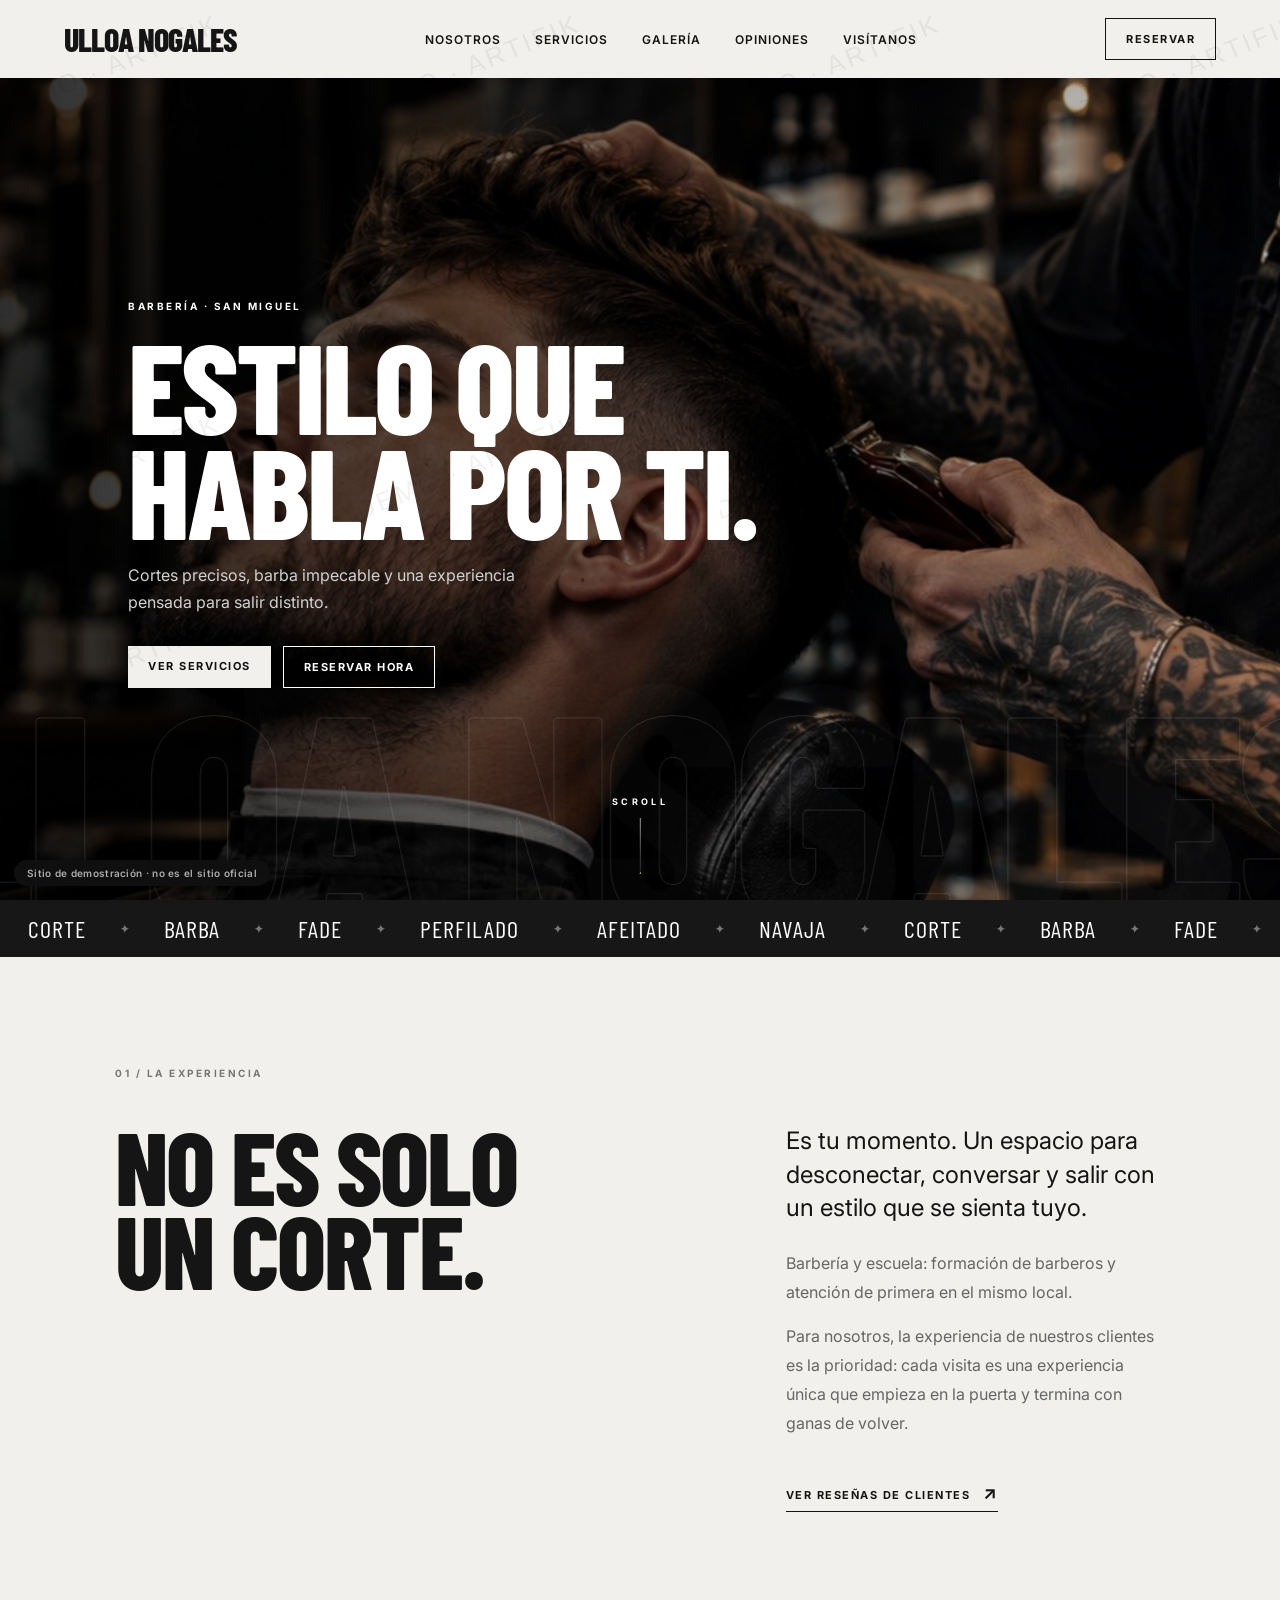
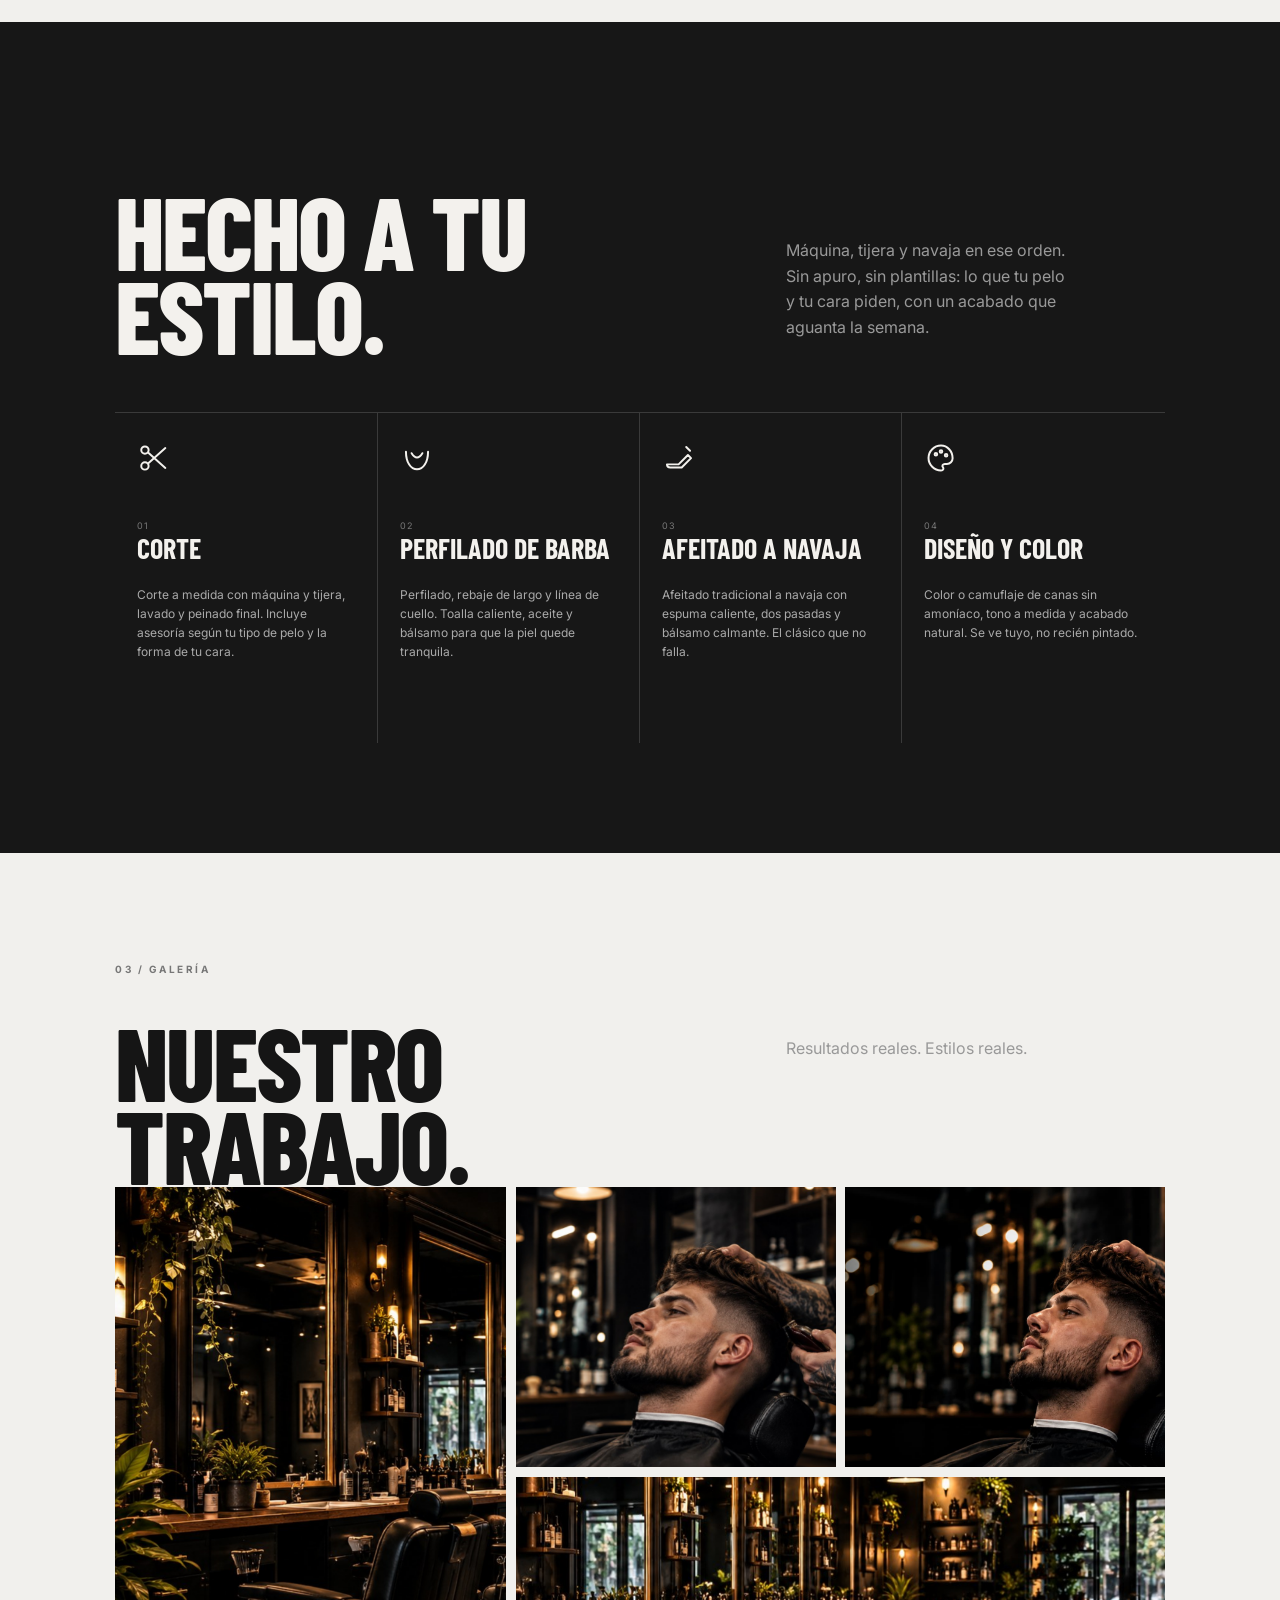
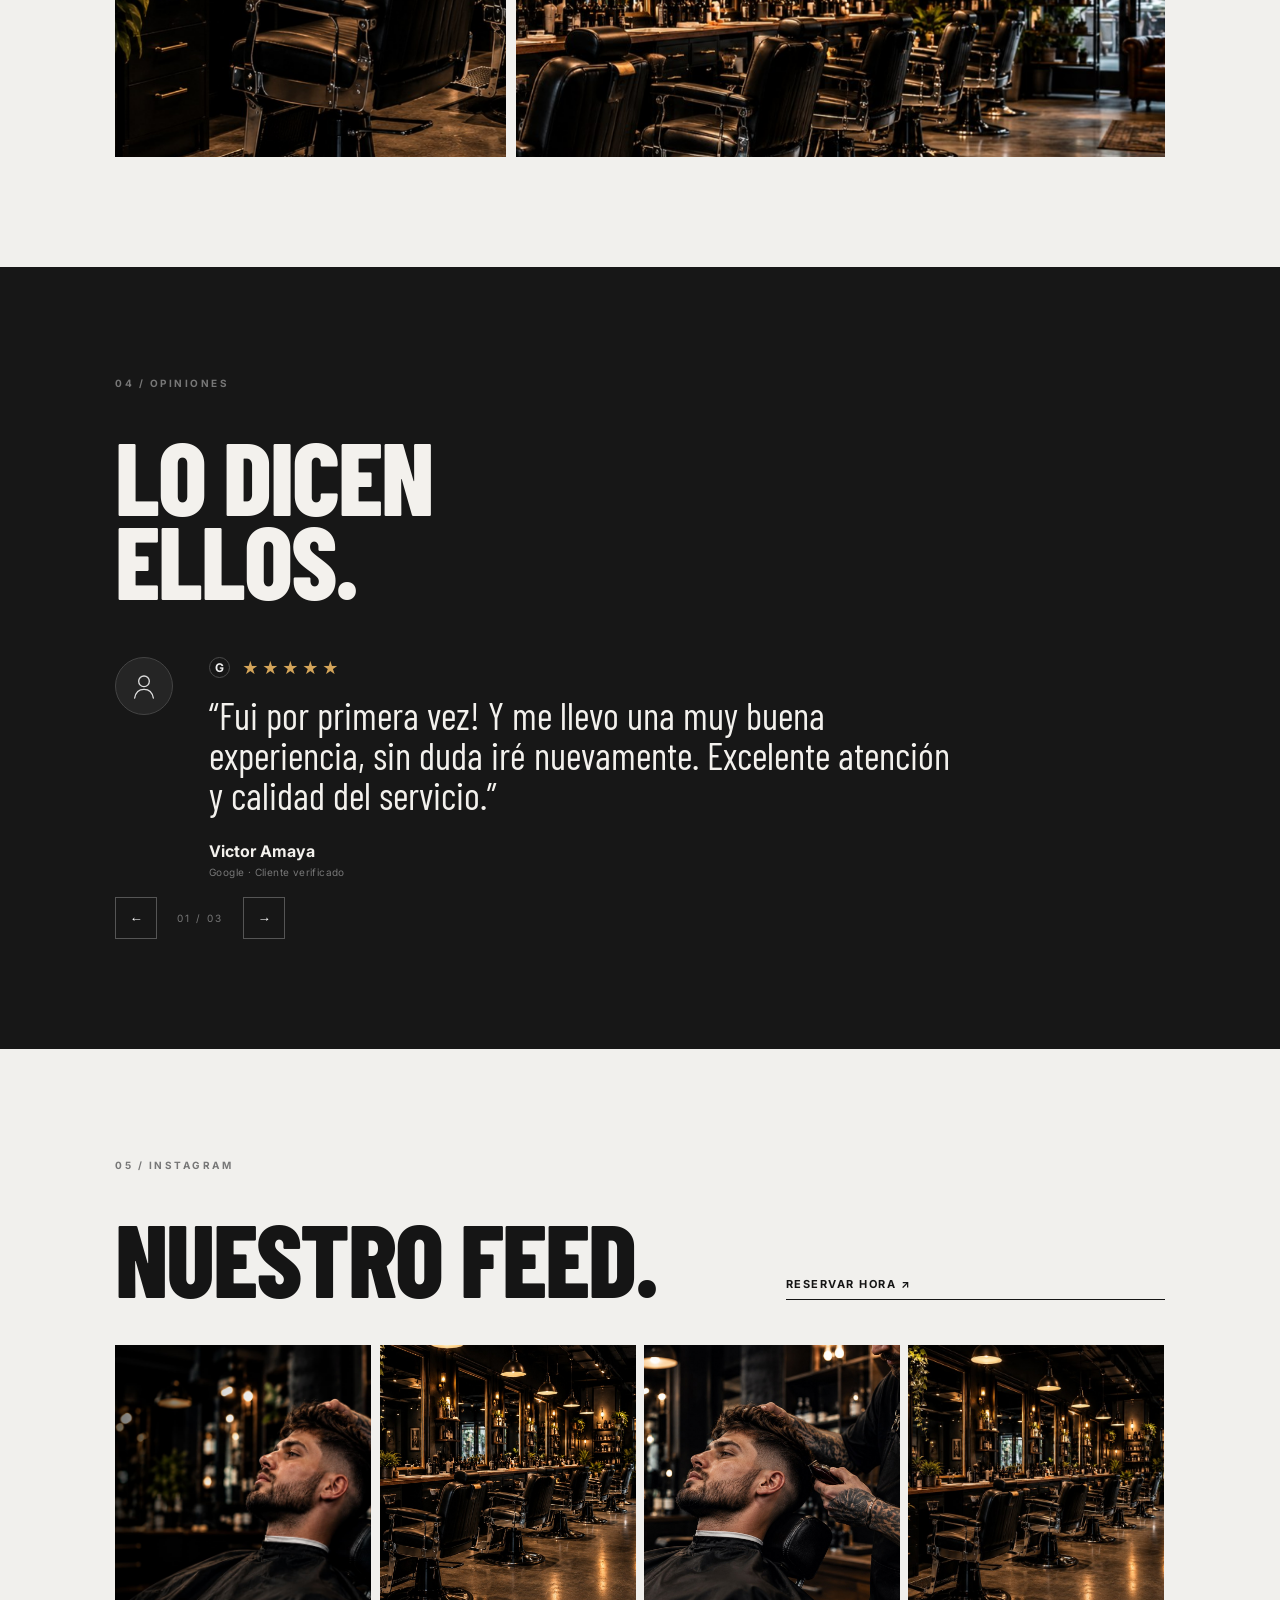
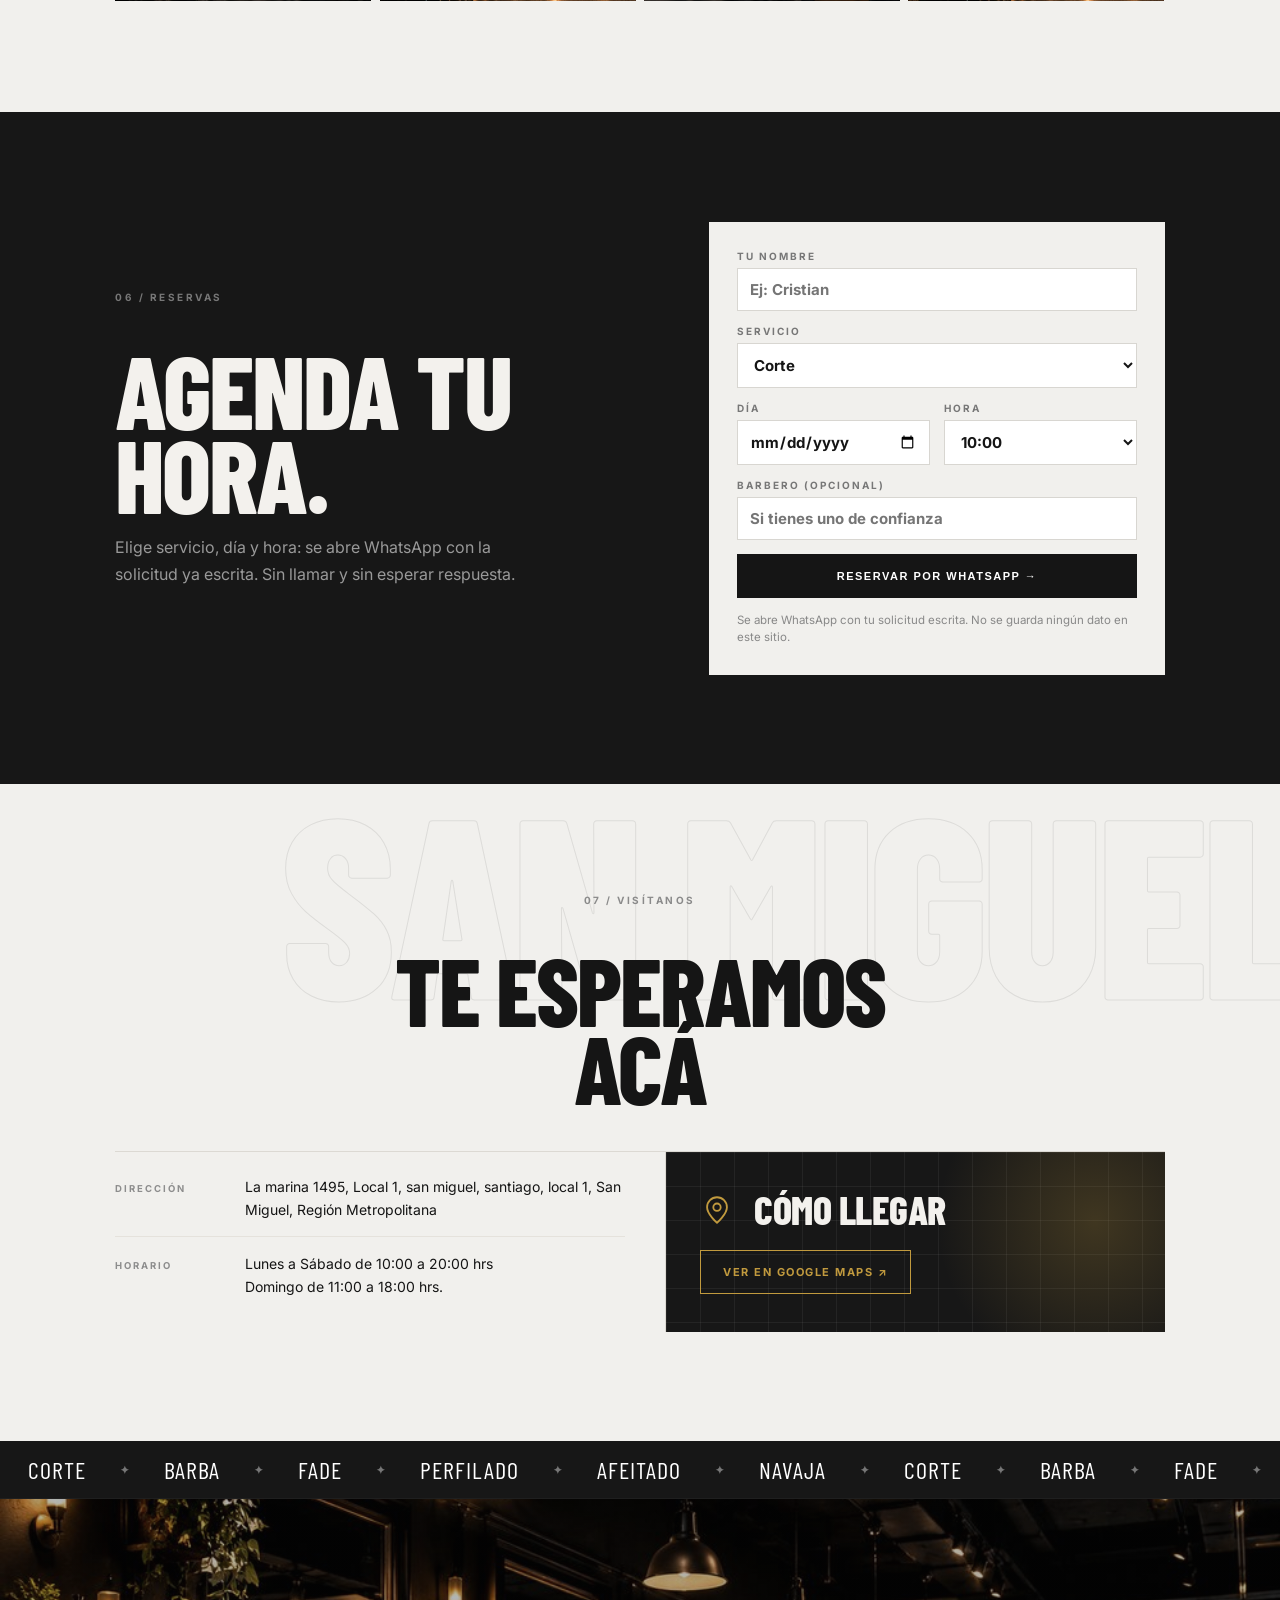
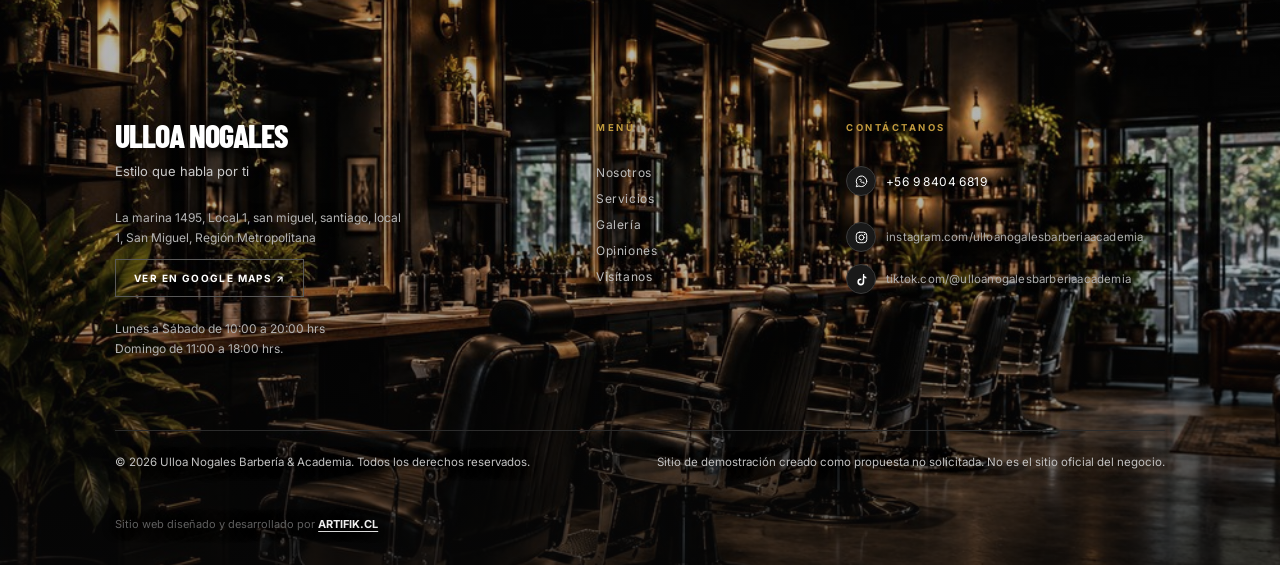
<file: sites/ulloa-nogales-barberia-academia/index.html>
<!doctype html>
<!-- PLANTILLA BARBERIA v1 · aprobada por el cliente (demo Russos)
     Reglas fijas: letter-spacing -1px en movil, marquesina max-content x3 con -50%,
     Reservas y Visit anos en una linea en movil, footer movil sin nav y textos de contacto >=16px.
     Antes de editar: references/feedback-cliente-barberia.md -->
<html lang="es-CL">
<head>
  <meta charset="utf-8">
  <meta name="viewport" content="width=device-width,initial-scale=1">
  <meta name="description" content="Barbería y academia en San Miguel">
  <meta name="robots" content="noindex, nofollow, noarchive">
  <title>Ulloa Nogales Barbería &amp; Academia — Barbería en San Miguel</title>
  <link rel="preconnect" href="https://fonts.googleapis.com">
  <link rel="preconnect" href="https://fonts.gstatic.com" crossorigin>
  <script>document.documentElement.className+=" js";</script>
  <link href="https://fonts.googleapis.com/css2?family=Barlow+Condensed:wght@400;500;600;700;800&family=Inter:wght@400;500;600;700&display=swap" rel="stylesheet">
  <style>
*{box-sizing:border-box}html{scroll-behavior:smooth}body{margin:0;background:#f1f0ed;color:#151515;font-family:Inter,Arial,sans-serif}a{color:inherit;text-decoration:none}.site-header{height:78px;display:flex;align-items:center;justify-content:space-between;padding:0 5vw;background:#f1f0ed;position:sticky;top:0;z-index:20}.brand{font-family:"Barlow Condensed",sans-serif;font-weight:800;font-size:32px;letter-spacing:-1px}.brand span,.section-head span,.intro h2 span,.gallery-head span,.social-head span{font-style:normal}.nav{display:flex;gap:34px;font-size:12px;font-weight:600;text-transform:uppercase;letter-spacing:1px}.header-cta,.btn{font-size:11px;font-weight:700;letter-spacing:1.5px;padding:13px 20px}.header-cta{border:1px solid #151515}.nav .nav-cta{display:none}.menu-toggle{display:none;background:none;border:0;font-size:24px;cursor:pointer;line-height:1;padding:10px;color:inherit}.menu-icon{display:block}.hero{min-height:calc(100vh - 78px);position:relative;display:flex;align-items:center;overflow:hidden;background:#252525;color:#fff}.hero-media{position:absolute;inset:0;background:#111;overflow:hidden}.hero-media img{width:100%;height:100%;object-fit:cover;object-position:center;display:block}.hero-media:after{content:"RUSSOS";position:absolute;right:5vw;bottom:-7vw;font-family:"Barlow Condensed";font-size:27vw;font-weight:800;color:rgba(255,255,255,.035)}.hero-overlay{position:absolute;inset:0;background:linear-gradient(90deg,rgba(0,0,0,.82),rgba(0,0,0,.2))}.hero-content{position:relative;z-index:1;width:min(760px,90%);margin-left:10vw}.eyebrow,.section-kicker{font-size:10px;letter-spacing:2.5px;font-weight:700}.hero h1{font-family:"Barlow Condensed";font-size:clamp(70px,10vw,145px);line-height:.82;margin:20px 0;font-weight:800;letter-spacing:-3px}.hero h1 em,.contact h2 em{font-style:normal}.hero-copy{max-width:440px;line-height:1.7;color:#d1d1d1}.hero-actions{display:flex;gap:12px;margin-top:30px}.btn-light{background:#f1f0ed;color:#111}.btn-outline{border:1px solid #fff;color:#fff}.hero-cue{position:absolute;left:50%;bottom:26px;z-index:6;transform:translateX(-50%);display:flex;flex-direction:column;align-items:center;gap:11px;color:#fff;text-transform:uppercase;font-size:9px;letter-spacing:3.4px;font-weight:700;pointer-events:none;transition:opacity .45s ease,transform .45s ease}.hero-cue.is-hidden{opacity:0;transform:translate(-50%,12px)}.hero-cue-track{position:relative;display:block;width:1px;height:56px;overflow:hidden;background:linear-gradient(to bottom,rgba(255,255,255,.62),rgba(255,255,255,.10))}.hero-cue-track i{position:absolute;left:0;top:-44px;width:1px;height:44px;background:linear-gradient(to bottom,rgba(224,181,88,0),#e0b558);animation:heroCue 1.7s cubic-bezier(.4,0,.2,1) infinite}.hero-cue-track:after{content:"";position:absolute;left:50%;bottom:0;width:7px;height:7px;border-right:2px solid #e0b558;border-bottom:2px solid #e0b558;transform:translateX(-50%) rotate(45deg)}@keyframes heroCue{0%{transform:translateY(0);opacity:0}16%{opacity:1}72%{opacity:1}100%{transform:translateY(100px);opacity:0}}@media(max-width:800px){.hero-cue{bottom:18px;font-size:8px;letter-spacing:3px}.hero-cue-track{height:44px}}@media(prefers-reduced-motion:reduce){.hero-cue-track i{animation:none;top:16px;height:22px;background:#c19a3e}}.marquee{width:100%;overflow:hidden;background:#171717;color:#fff;padding:0}.marquee-track{display:flex;width:max-content;animation:marquee 52s linear infinite;will-change:transform}.marquee-group{width:max-content;display:flex;align-items:center;justify-content:flex-start;gap:34px;padding:14px 28px;font-family:"Barlow Condensed";font-size:24px;letter-spacing:1px;white-space:nowrap}.marquee-group b{font-size:11px;color:#777}@keyframes marquee{from{transform:translateX(0)}to{transform:translateX(-50%)}}.section{padding:110px 9vw}.section-kicker{margin-bottom:45px;color:#777}.intro-grid,.section-head,.gallery-head,.social-head{display:grid;grid-template-columns:1.2fr .8fr;gap:8vw}.intro h2,.section-head h2,.gallery-head h2,.social-head h2{font-family:"Barlow Condensed";font-size:clamp(55px,8vw,115px);line-height:.82;margin:0;font-weight:800;letter-spacing:-2px}.lead{font-size:24px;line-height:1.4;margin-top:0}.intro p:not(.lead){color:#666;line-height:1.8;max-width:520px}.text-link{display:inline-block;margin-top:28px;font-size:11px;font-weight:700;letter-spacing:1.5px;border-bottom:1px solid;padding-bottom:8px}.text-link span{font-size:18px;margin-left:8px}.dark{background:#171717;color:#f3f1ed}.dark .section-kicker{color:#777}.section-head{align-items:end;margin-bottom:55px}.section-head p,.gallery-head p{max-width:280px;line-height:1.6;color:#999}.service-grid{display:grid;grid-template-columns:repeat(4,1fr);border-top:1px solid #3a3a3a}.service-card{min-height:330px;padding:28px 22px;border-right:1px solid #3a3a3a;display:flex;flex-direction:column;position:relative;overflow:hidden;isolation:isolate;transition:transform .35s cubic-bezier(.2,.7,.2,1),background .35s ease,border-color .35s ease,box-shadow .35s ease}.service-card:last-child{border-right:0}.service-card.featured{background:#262626}.service-card>span{font-size:9px;color:#777;letter-spacing:1px;transition:transform .35s ease,color .35s ease}.service-card::before{content:"";position:absolute;inset:auto -30% -55% -30%;height:150px;background:radial-gradient(circle,rgba(213,165,90,.18),transparent 68%);transform:translateY(55px);opacity:0;transition:transform .45s ease,opacity .45s ease;pointer-events:none;z-index:-1}.service-card::after{content:"";position:absolute;top:0;left:-110%;width:55%;height:100%;background:linear-gradient(105deg,transparent 0 38%,rgba(255,255,255,.09) 48%,transparent 60%);transform:skewX(-18deg);transition:left .65s ease;pointer-events:none}.service-icon{font-size:35px;margin-bottom:45px;transform-origin:center;transition:transform .35s cubic-bezier(.2,.8,.2,1),filter .35s ease}.service-card h3{font-family:"Barlow Condensed";font-size:28px;margin:0 0 10px;transition:letter-spacing .35s ease}.service-card:hover{transform:translateY(-8px) scale(1.015);background:#222;border-color:#5a5a5a;box-shadow:0 20px 45px rgba(0,0,0,.28);z-index:3}.service-card:hover::before{transform:translateY(0);opacity:1}.service-card:hover::after{left:125%}.service-card:hover .service-icon{transform:scale(1.18) rotate(-4deg);filter:drop-shadow(0 0 10px rgba(255,255,255,.18))}.service-card:hover>span{transform:translateX(4px);color:#aaa}.service-card:hover strong{transform:translateX(4px)}.service-card:hover h3{letter-spacing:.4px;animation:serviceGlitch .34s steps(2,end) 1}@keyframes serviceGlitch{0%{transform:none;text-shadow:none}35%{transform:translateX(1px);text-shadow:-1px 0 rgba(213,165,90,.8)}65%{transform:translateX(-1px);text-shadow:1px 0 rgba(255,255,255,.55)}100%{transform:none;text-shadow:none}}.service-card p{font-size:12px;line-height:1.6;color:#aaa;min-height:45px}.service-card strong{margin-top:auto;font-family:"Barlow Condensed";font-size:22px;transition:transform .35s ease;color:#f3f1ed}.gallery-grid{display:grid;grid-template-columns:1.1fr .9fr .9fr;grid-template-rows:280px 280px;gap:10px}.gallery-item{background:#d4d1ca;overflow:hidden;margin:0}.gallery-item img{width:100%;height:100%;display:block;object-fit:cover}.gallery-item img{width:100%;height:100%;object-fit:cover;display:block;transition:transform .5s ease}.gallery-item:hover img{transform:scale(1.04)}.gallery-item.tall{grid-row:span 2}.gallery-item.wide{grid-column:2 / 4}.asset-note{font-size:11px;color:#888}.review-slider{position:relative;max-width:850px;min-height:240px}.review{display:none;grid-template-columns:70px 1fr;column-gap:24px;align-items:start}.review-main{min-width:0}.review-source{display:flex;align-items:center;gap:12px;margin-bottom:18px}.review.active{display:grid}.avatar{width:58px;height:58px;border-radius:50%;background:#252525;border:1px solid #444;display:grid;place-items:center}.avatar svg{width:32px;height:32px;stroke:#ddd;fill:none;stroke-width:2;stroke-linecap:round;stroke-linejoin:round}.avatar-1{box-shadow:inset 0 0 0 2px #303030}.avatar-2{box-shadow:inset 0 0 0 2px #363636}.avatar-3{box-shadow:inset 0 0 0 2px #2c2c2c}.avatar-4{box-shadow:inset 0 0 0 2px #404040}.avatar-5{box-shadow:inset 0 0 0 2px #333}.google-g{display:inline-grid;place-items:center;width:21px;height:21px;border:1px solid #4c4c4c;border-radius:50%;font:700 12px Inter;color:#eee}.stars{color:#d5a55a;letter-spacing:3px;margin:0}.review p{font-family:"Barlow Condensed";font-size:38px;line-height:1.05;max-width:760px;margin:0 0 25px}.review strong,.review small{display:block}.review small{color:#777;margin-top:5px;font-size:10px;letter-spacing:.4px}.slider-controls{display:flex;gap:20px;align-items:center}.slider-controls button{background:none;border:1px solid #555;color:#fff;width:42px;height:42px}.slider-count{font-size:10px;letter-spacing:2px;color:#777}.social-head{align-items:end;margin-bottom:45px}.social-grid{display:grid;grid-template-columns:repeat(4,1fr);gap:8px}.social-tile{aspect-ratio:1;background:#d1cec7;display:grid;place-items:center;color:#888;font-family:"Barlow Condensed";font-size:25px;overflow:hidden}.social-tile img{width:100%;height:100%;object-fit:cover;display:block}.contact{min-height:620px;background-color:#222;background-position:center;background-size:cover;position:relative;color:#fff;display:flex;align-items:center}.contact-overlay{position:absolute;z-index:1;inset:0;background:linear-gradient(90deg,rgba(0,0,0,.72),rgba(0,0,0,.2))}.contact-content{position:relative;z-index:2;margin-left:10vw}.contact h2{font-family:"Barlow Condensed";font-size:clamp(75px,11vw,160px);line-height:.8;margin:20px 0}.contact-content>p:not(.eyebrow){max-width:350px;line-height:1.6;color:#ccc;margin-bottom:30px}@media(max-width:800px){.marquee-group{font-size:20px;gap:14px;padding:12px 18px}.site-header{height:68px;padding:0 5vw;position:sticky}.nav{display:flex;position:absolute;top:68px;left:0;right:0;flex-direction:column;gap:0;background:#f1f0ed;border-top:1px solid #d8d6d1;box-shadow:0 18px 30px rgba(0,0,0,.12);padding:8px 5vw;opacity:0;visibility:hidden;transform:translateY(-8px);pointer-events:none;transition:opacity .22s ease,transform .22s ease,visibility .22s ease;z-index:30}.nav.open{opacity:1;visibility:visible;transform:translateY(0);pointer-events:auto}.nav a{padding:15px 0;border-bottom:1px solid #ddd9d2;font-size:12px}.nav a:last-child{border-bottom:0}.nav .nav-cta{display:block;margin:14px 0 6px;padding:15px;background:#151515;color:#fff;text-align:center;border:0;font-weight:700;letter-spacing:2px}.header-cta{display:none}.menu-toggle{display:block}.hero{min-height:calc(100vh - 68px)}.hero-content{margin-left:7vw;margin-top:38vh}.hero h1{font-size:72px}.hero-actions{gap:16px}.section{padding:75px 7vw}.intro-grid,.section-head,.gallery-head,.social-head{grid-template-columns:1fr;gap:30px}.service-grid{grid-template-columns:1fr 1fr}.service-card{border-bottom:1px solid #3a3a3a}.gallery-grid{grid-template-columns:1fr 1fr;grid-template-rows:220px 220px}.gallery-item.tall{grid-row:span 1}.gallery-item.wide{grid-column:1 / 3}.review{grid-template-columns:52px 1fr;column-gap:16px}.avatar{width:48px;height:48px}.avatar svg{width:26px;height:26px}.review p{font-size:30px}.social-grid{grid-template-columns:1fr 1fr}.footer{grid-template-columns:1fr 1fr}}@media(max-width:480px){.footer-credit{grid-column:1}.service-grid{grid-template-columns:1fr}.gallery-grid{grid-template-columns:1fr;grid-template-rows:220px}.gallery-item.wide{grid-column:auto}.social-grid{grid-template-columns:1fr 1fr}.footer{grid-template-columns:1fr}.hero h1{font-size:62px}}

.contact-bg{position:absolute;inset:0;overflow:hidden;z-index:0}.contact-bg img{width:100%;height:100%;object-fit:cover;display:block}/* .contact-bg:after{content:"";position:absolute;inset:0;background:linear-gradient(90deg,rgba(0,0,0,.72),rgba(0,0,0,.2))} */
/* --- Reserva por WhatsApp (plan completo) --- */
.reserva{background:#171717;color:#f3f1ed;padding:110px 9vw}
.reserva-grid{display:grid;grid-template-columns:1.05fr .95fr;gap:7vw;align-items:center}
.reserva h2{font-family:"Barlow Condensed";font-size:clamp(55px,8vw,115px);line-height:.82;margin:0 0 18px;font-weight:800;letter-spacing:-2px}
.reserva h2 span{font-style:normal}
.reserva-intro p{color:#999;line-height:1.7;max-width:420px}
.reserva-card{background:#f1f0ed;color:#151515;padding:28px;display:grid;gap:14px}
.reserva-card label{display:flex;flex-direction:column;gap:6px;font-size:10px;letter-spacing:2px;font-weight:700;text-transform:uppercase;color:#777}
.reserva-card input,.reserva-card select{font:inherit;font-size:15px;letter-spacing:0;text-transform:none;color:#151515;background:#fff;border:1px solid #d8d6d1;padding:11px 12px;width:100%;border-radius:0}
.reserva-card input:focus,.reserva-card select:focus{outline:2px solid #c19a3e;outline-offset:1px}
.reserva-row{display:grid;grid-template-columns:1fr 1fr;gap:14px}
.reserva-card .btn{background:#151515;color:#fff;border:0;cursor:pointer;padding:16px;text-align:center}
.reserva-card .btn:hover{background:#c19a3e;color:#151515}
.reserva-hint{margin:0;font-size:11.5px;color:#888;letter-spacing:0;text-transform:none;font-weight:400;line-height:1.5}
@media(max-width:800px){.reserva{padding:70px 6vw}.reserva-grid{grid-template-columns:1fr;gap:34px}.reserva-row{grid-template-columns:1fr}}
.demo-badge{position:fixed;bottom:14px;left:14px;z-index:99;background:#111;color:#bbb;font:600 10px Inter,Arial;padding:7px 13px;border-radius:999px;letter-spacing:.3px;opacity:.92;box-shadow:0 4px 14px rgba(0,0,0,.35)}
.demo-wm{position:fixed;inset:0;z-index:34;pointer-events:none;background-repeat:repeat;background-image:url("data:image/svg+xml,%3Csvg xmlns='http://www.w3.org/2000/svg' width='360' height='200'%3E%3Ctext x='0' y='120' transform='rotate(-22 0 120)' font-family='Helvetica,Arial,sans-serif' font-size='26' letter-spacing='3' fill='%23151515' fill-opacity='0.06'%3EDEMO %C2%B7 ARTIFIK%3C/text%3E%3C/svg%3E")}
/* ===================== v3 · Yelcafé learnings ===================== */
/* Iconos de servicio (SVG por servicio, no emoji repetido) */
.service-icon{font-size:0;line-height:0}
.service-icon svg{width:34px;height:34px;display:block;stroke:currentColor;fill:none;stroke-width:1.4;stroke-linecap:round;stroke-linejoin:round}
.service-card p{min-height:0;margin:10px 0 20px}
.service-card strong{margin-top:auto}
/* Banda parallax */
.px{position:relative;height:84vh;min-height:560px;display:flex;align-items:center;overflow:hidden;background:#0e0e0e;color:#fff}
.px-media{position:absolute;inset:-26% 0;background-size:cover;background-position:center 40%;background-color:#1a1a1a;transform:translate3d(0,var(--py,0px),0) scale(var(--ps,1.34));will-change:transform}
.hero-ghost{z-index:1;right:-2vw;bottom:-1vw;font-size:19vw;transform:translate3d(var(--gx,0),0,0);color:transparent;-webkit-text-stroke:1px rgba(255,255,255,.22);will-change:transform}
.px-veil{position:absolute;inset:0;background:linear-gradient(90deg,rgba(8,8,8,.88),rgba(8,8,8,.22) 72%),linear-gradient(0deg,rgba(8,8,8,.78),transparent 48%)}
.px-ghost{position:absolute;right:-3vw;bottom:-1vw;z-index:1;font-family:"Barlow Condensed";font-weight:800;font-size:23vw;line-height:.72;letter-spacing:-.8vw;white-space:nowrap;color:transparent;-webkit-text-stroke:1px rgba(255,255,255,.13);pointer-events:none;transform:translate3d(var(--gx,0px),0,0);will-change:transform}
.px-copy{position:relative;z-index:2;margin-left:10vw;width:min(600px,84%);transform:translate3d(0,var(--cy,0px),0);opacity:var(--co,1);will-change:transform,opacity}
.px-copy .eyebrow{color:#c19a3e;letter-spacing:3px}
.px-copy h2{font-family:"Barlow Condensed";font-size:clamp(52px,7.6vw,112px);line-height:.84;margin:18px 0 0;font-weight:800;letter-spacing:-2px}
.px-copy h2 em{font-style:normal;color:#c19a3e}
.px-text{margin:22px 0 0;max-width:430px;line-height:1.7;color:#cfcfcf;font-size:15px}
.px-copy .btn{margin-top:30px}
@media(max-width:800px){.px{height:auto;min-height:0;padding:92px 0}.px-media{inset:-24% 0;transform:translate3d(0,var(--py,0px),0) scale(1.2)}.px-ghost{font-size:42vw;bottom:-2vw}.px-copy{margin-left:6vw;width:88%;transform:none;opacity:1}}
/* Visítanos */
.visit-ghost{position:absolute;right:-2vw;top:6vh;z-index:0;font-family:"Barlow Condensed";font-weight:800;font-size:20vw;line-height:.8;letter-spacing:-.6vw;white-space:nowrap;text-transform:uppercase;color:transparent;-webkit-text-stroke:1px rgba(21,21,21,.09);pointer-events:none;transform:translate3d(0,var(--vg,0px),0);will-change:transform}
.visit{position:relative;overflow:hidden;background:#f1f0ed;padding:110px 9vw}
.visit .section-kicker{color:#8a8a8a;text-align:center}
.visit-head{display:block;text-align:center;margin:20px 0 44px}
.visit-head h2{font-family:"Barlow Condensed";font-size:clamp(52px,7.4vw,104px);line-height:.82;margin:0 auto;font-weight:800;letter-spacing:-2px}
.visit-head h2 span{font-style:normal}
.visit-head p{max-width:280px;line-height:1.6;color:#777;margin:0}
.visit-grid{display:grid;grid-template-columns:1.05fr .95fr;border-top:1px solid #dcd9d3}
.visit-card{padding:8px 40px 8px 0;border-right:1px solid #dcd9d3}
.visit-row{display:grid;grid-template-columns:112px 1fr;gap:18px;padding:15px 0;border-bottom:1px solid #e5e2dc;align-items:baseline}
.visit-row:last-child{border-bottom:0}
.visit-row .k{font-size:9.5px;letter-spacing:2px;font-weight:700;color:#8d8d8d;text-transform:uppercase}
.visit-row .v{font-size:14px;line-height:1.65}
.visit-row .v a{border-bottom:1px solid #c19a3e;padding-bottom:2px}
.visit-map{position:relative;display:grid;grid-template-columns:auto 1fr;align-content:center;gap:20px 20px;padding:38px 34px;background:#171717;color:#f3f1ed;overflow:hidden;transition:background .4s ease}
.visit-map:before{content:"";position:absolute;inset:0;background-image:linear-gradient(rgba(255,255,255,.055) 1px,transparent 1px),linear-gradient(90deg,rgba(255,255,255,.055) 1px,transparent 1px);background-size:34px 34px}
.visit-map:after{content:"";position:absolute;width:360px;height:360px;right:-110px;top:-110px;background:radial-gradient(circle,rgba(193,154,62,.24),transparent 62%)}
.visit-map>*{position:relative;z-index:1}
.visit-pin{grid-column:1;grid-row:1;align-self:center;width:34px;height:34px;color:#c19a3e}
.visit-map h3{grid-column:2;grid-row:1;align-self:center;font-family:"Barlow Condensed";font-size:clamp(30px,3.1vw,42px);line-height:1;margin:0;font-weight:800;letter-spacing:-.5px;white-space:nowrap}
.visit-map .btn{grid-column:1/-1;grid-row:2;justify-self:start}
.visit-map p{margin:0;color:#a6a6a6;line-height:1.6;font-size:13px;max-width:290px}
.visit-map .btn{align-self:flex-start;border:1px solid #c19a3e;color:#c19a3e;padding:14px 22px}
.visit-map:hover{background:#1e1e1e}
.visit-map:hover .btn{background:#c19a3e;color:#151515}
@media(max-width:800px){.visit{padding:70px 6vw}.visit-head{grid-template-columns:1fr;gap:22px;margin-bottom:32px}.visit-grid{grid-template-columns:1fr}.visit-card{border-right:0;border-bottom:1px solid #dcd9d3;padding:6px 0 12px}.visit-row{grid-template-columns:92px 1fr;gap:14px}.visit-map{padding:28px 22px;min-height:0;margin-top:20px}}
/* Footer rico */
.footer{background:#111;color:#eee;padding:70px 9vw 30px;display:grid;grid-template-columns:1.5fr .9fr 1fr;gap:48px}
.footer{position:relative;overflow:hidden;background:#0d0d0d;color:#eee;padding:220px 9vw 34px;display:grid;grid-template-columns:1.5fr .7fr 1.1fr;gap:46px;border-top:1px solid #1f1f1f}
.footer-bg{position:absolute;inset:0;z-index:0}
.footer-bg img{width:100%;height:100%;object-fit:cover;object-position:center 30%;display:block;filter:grayscale(.15)}
.footer-veil{position:absolute;inset:0;z-index:1;background:linear-gradient(180deg,rgba(8,8,8,.30) 0%,rgba(8,8,8,.30) 58%,rgba(8,8,8,.72) 100%)}
.footer>.footer-brand,.footer>.footer-nav,.footer>.footer-social,.footer>.footer-credit,.footer>.footer-bottom{position:relative;z-index:2}
.footer-brand,.footer-nav,.footer-social{display:flex;flex-direction:column}
.footer strong{font-size:10px;letter-spacing:2px}
.footer p{color:#b3b3b3;font-size:12px;line-height:1.8;margin:0;text-shadow:0 1px 14px rgba(0,0,0,.65)}
.footer a,.footer span{text-shadow:0 1px 14px rgba(0,0,0,.65)}
.footer p.footer-logo{font-family:"Barlow Condensed";font-size:32px;font-weight:800;letter-spacing:-1px;margin:0 0 10px;line-height:1;color:#fff}
.footer p.footer-tag{color:#c9c9c9;font-size:13px;line-height:1.6;max-width:280px;margin:0 0 26px}
.footer-block{margin:0 0 22px}
.footer-block:last-child{margin-bottom:0}
.footer p.footer-line{color:#b3b3b3;font-size:12px;line-height:1.7;margin:0 0 10px;max-width:290px}
.footer-line a{border-bottom:1px solid #2e2e2e;padding-bottom:1px}
.footer-map{align-self:flex-start;display:inline-block;font-size:10px;letter-spacing:1.4px;text-transform:uppercase;font-weight:700;color:#fff;border:1px solid #5a5a5a;padding:12px 18px;transition:background .2s ease,border-color .2s ease}
.footer-map:hover{background:#fff;color:#111;border-color:#fff}
.footer p.footer-title{font-size:9.5px;letter-spacing:2.5px;font-weight:700;color:#c19a3e;margin:0 0 18px;text-transform:uppercase}
.footer-nav{display:flex;flex-direction:column;gap:11px;font-size:12px;letter-spacing:.6px}
.footer-nav a{color:#bcbcbc;transition:color .2s ease}
.footer-nav a:hover{color:#fff}
.footer-social{gap:12px;font-size:12px}
.footer-phone{display:flex;align-items:center;gap:10px;color:#fff;margin:0 0 14px;letter-spacing:.4px}
.fs-link{display:flex;align-items:center;gap:10px;color:#bcbcbc;transition:color .2s ease}
.fs-link:hover{color:#fff}
.fs-icon{flex:0 0 auto;width:30px;height:30px;border-radius:50%;background:#191919;border:1px solid #3b3b3b;display:grid;place-items:center;color:#fff;transition:background .2s ease,border-color .2s ease}
.fs-link:hover .fs-icon{background:#fff;color:#111;border-color:#fff}
.fs-icon svg{width:15px;height:15px}
.fs-url{font-size:11.5px;letter-spacing:.2px;color:#aeaeae;overflow-wrap:anywhere}
.fs-link:hover .fs-url{color:#e8e8e8}
.footer-credit{grid-column:1/-1;display:flex;flex-wrap:wrap;gap:8px 26px;justify-content:space-between;border-top:1px solid #2b2b2b;margin-top:14px;padding-top:22px;color:#c2c2c2;font-size:11.5px;line-height:1.6}
.footer-credit a{color:#eee;font-weight:700;text-decoration:underline;text-underline-offset:3px}
.footer-bottom{grid-column:1/-1;display:flex;flex-wrap:wrap;gap:8px 20px;justify-content:space-between;color:#5f5f5f;font-size:11px}
.footer-bottom a{color:#eee;font-weight:700;text-decoration:underline;text-underline-offset:3px}


@media(max-width:900px){.footer{grid-template-columns:1fr 1fr;gap:36px 30px}.footer-credit,.footer-bottom{grid-column:1/-1}}
@media(max-width:800px){
  .hero h1,.intro h2,.section-head h2,.gallery-head h2,.social-head h2,.visit-head h2,.reserva h2,.footer p.footer-logo{letter-spacing:-1px}
  .hero h1{letter-spacing:-1px;line-height:.86}
  /* Reservas: titular en una sola línea */
  .visit-head h2{font-size:clamp(28px,8.2vw,42px);white-space:nowrap;letter-spacing:-1px}
  .visit-head h2 br{display:none}
  .reserva h2{font-size:clamp(34px,10.4vw,46px);white-space:nowrap;letter-spacing:-1px}
  .reserva h2 br{display:none}
  .reserva h2 span{display:inline}
}
@media(max-width:560px){.footer{grid-template-columns:1fr;gap:0;padding:120px 22px 0}
  .footer-bg img{object-position:center bottom;filter:grayscale(.22) brightness(.85)}
  .footer-veil{background:linear-gradient(180deg,rgba(6,6,6,.88) 0%,rgba(6,6,6,.82) 45%,rgba(6,6,6,.80) 100%)}
  .footer-nav{display:none}
  .footer p.footer-logo{font-size:48px;letter-spacing:-1px;margin-bottom:12px}
  .footer p.footer-tag{font-size:12px;max-width:250px;margin-bottom:20px}
  .footer-block{margin-bottom:18px}
  .footer p.footer-line{font-size:16px;line-height:1.55;max-width:300px}
  .footer-map{padding:14px 18px;font-size:16px;letter-spacing:.5px;line-height:1}
  .footer-title{font-size:12.5px;letter-spacing:1.2px;margin:16px 0 14px}
  .footer-social{gap:16px;font-size:16px}
  .footer-social .fs-url{font-size:16px;line-height:1.35;color:#dcdcdc}
  .footer-social .fs-icon{width:34px;height:34px}
  .footer-social .fs-icon svg{width:17px;height:17px}
  .footer p.footer-tag{font-size:15px;line-height:1.5;max-width:260px}
  .footer-phone{font-size:16px;margin-bottom:0;letter-spacing:0;line-height:1.35}
  .footer-credit{flex-direction:column;gap:7px;text-align:left;font-size:11px;line-height:1.55;margin-top:26px;padding-top:18px;border-top-color:rgba(255,255,255,.18)}
  .footer-bottom{margin:22px -22px 0;padding:12px 22px 16px;background:#000;flex-direction:column;gap:6px;font-size:8.5px;color:rgba(255,255,255,.7)}
  .footer-bottom a{font-size:8.5px}
}
/* Reveals al hacer scroll */
html.js [data-rv]{opacity:0;transform:translate3d(0,26px,0);transition:opacity .85s cubic-bezier(.16,.7,.2,1),transform .85s cubic-bezier(.16,.7,.2,1);transition-delay:var(--rv-d,0ms);will-change:transform,opacity}
html.js [data-rv].rv-in{opacity:1;transform:translate3d(0,0,0)}
/* Parallax del hero y de la galería */
.hero-media{transform:translate3d(0,var(--hy,0px),0) scale(var(--hs,1.02));will-change:transform}
.gallery-grid>figure,.gallery-grid>div{overflow:hidden}
.gallery-grid img{will-change:transform}
@media(prefers-reduced-motion:reduce){html.js [data-rv]{opacity:1;transform:none;transition:none}.px-media,.px-copy,.px-ghost,.hero-media,.gallery-grid img{transform:none!important;opacity:1!important}}
  </style>
</head>
<body>
  <div class="demo-wm" aria-hidden="true"></div>
  <div class="demo-badge">Sitio de demostración · no es el sitio oficial</div>
  <header class="site-header">
    <a class="brand" href="#inicio">ULLOA NOGALES</a>
    <nav class="nav" id="primary-nav" aria-label="Principal">
      <a href="#nosotros">Nosotros</a>
      <a href="#servicios">Servicios</a>
      <a href="#galeria">Galería</a>
      <a href="#opiniones">Opiniones</a>
      <a href="#visitanos">Visítanos</a>
      <a class="nav-cta" href="#reserva">RESERVAR</a>
    </nav>
    <a class="header-cta" href="#reserva">RESERVAR</a>
    <button class="menu-toggle" type="button" aria-label="Abrir menú" aria-expanded="false" aria-controls="primary-nav"><span class="menu-icon" aria-hidden="true">☰</span></button>
  </header>

  <main id="inicio">
    <section class="hero">
      <picture class="hero-media"><source media="(max-width: 800px)" srcset="/sites/ulloa-nogales-barberia-academia/assets/grooming-close.jpg"><img src="/sites/ulloa-nogales-barberia-academia/assets/grooming-close.jpg" alt="Ulloa Nogales Barbería &amp; Academia"></picture>
      <div class="hero-overlay"></div>
      <div class="hero-content">
        <p class="eyebrow">BARBERÍA · SAN MIGUEL</p>
        <h1>ESTILO QUE<br><em>HABLA</em> POR TI.</h1>
        <p class="hero-copy">Cortes precisos, barba impecable y una experiencia pensada para salir distinto.</p>
        <div class="hero-actions">
          <a class="btn btn-light" href="#servicios">VER SERVICIOS</a>
          <a class="btn btn-outline" href="#reserva">RESERVAR HORA</a>
        </div>
      </div>
      <div class="px-ghost hero-ghost" aria-hidden="true">ULLOA NOGALES</div>
      <div class="hero-cue" aria-hidden="true"><span>SCROLL</span><i class="hero-cue-track"><i></i></i></div>
    </section>

    
    <section class="marquee" aria-label="Servicios destacados">
      <div class="marquee-track">
        <div class="marquee-group"><span>CORTE</span><b>✦</b><span>BARBA</span><b>✦</b><span>FADE</span><b>✦</b><span>PERFILADO</span><b>✦</b><span>AFEITADO</span><b>✦</b><span>NAVAJA</span><b>✦</b><span>CORTE</span><b>✦</b><span>BARBA</span><b>✦</b><span>FADE</span><b>✦</b><span>PERFILADO</span><b>✦</b><span>AFEITADO</span><b>✦</b><span>NAVAJA</span><b>✦</b><span>CORTE</span><b>✦</b><span>BARBA</span><b>✦</b><span>FADE</span><b>✦</b><span>PERFILADO</span><b>✦</b><span>AFEITADO</span><b>✦</b><span>NAVAJA</span></div>
        <div class="marquee-group" aria-hidden="true"><span>CORTE</span><b>✦</b><span>BARBA</span><b>✦</b><span>FADE</span><b>✦</b><span>PERFILADO</span><b>✦</b><span>AFEITADO</span><b>✦</b><span>NAVAJA</span><b>✦</b><span>CORTE</span><b>✦</b><span>BARBA</span><b>✦</b><span>FADE</span><b>✦</b><span>PERFILADO</span><b>✦</b><span>AFEITADO</span><b>✦</b><span>NAVAJA</span><b>✦</b><span>CORTE</span><b>✦</b><span>BARBA</span><b>✦</b><span>FADE</span><b>✦</b><span>PERFILADO</span><b>✦</b><span>AFEITADO</span><b>✦</b><span>NAVAJA</span></div>
      </div>
    </section>

    <section class="intro section" id="nosotros">
      <div class="section-kicker">01 / LA EXPERIENCIA</div>
      <div class="intro-grid">
        <h2>NO ES SOLO<br><span>UN CORTE.</span></h2>
        <div>
          <p class="lead">Es tu momento. Un espacio para desconectar, conversar y salir con un estilo que se sienta tuyo.</p>
          <p>Barbería y escuela: formación de barberos y atención de primera en el mismo local.</p>
          <p>Para nosotros, la experiencia de nuestros clientes es la prioridad: cada visita es una experiencia única que empieza en la puerta y termina con ganas de volver.</p>
          <a class="text-link" href="#opiniones">VER RESEÑAS DE CLIENTES <span>↗</span></a>
        </div>
      </div>
    </section>
    

    <section class="services section dark" id="servicios">
      <div class="section-kicker">02 / SERVICIOS</div>
      <div class="section-head">
        <h2>HECHO A TU <span>ESTILO.</span></h2>
        <p>Máquina, tijera y navaja en ese orden. Sin apuro, sin plantillas: lo que tu pelo y tu cara piden, con un acabado que aguanta la semana.</p>
      </div>
      <div class="service-grid">
        <article class="service-card"><div class="service-icon"><svg viewBox="0 0 24 24" width="34" height="34" fill="none" stroke="currentColor" stroke-width="1.4" stroke-linecap="round" stroke-linejoin="round" aria-hidden="true"><circle cx="5.6" cy="6.4" r="2.6"/><circle cx="5.6" cy="17.6" r="2.6"/><path d="M7.8 8.2 20 19M7.8 15.8 20 5"/></svg></div><span>01</span><h3>CORTE</h3><p>Corte a medida con máquina y tijera, lavado y peinado final. Incluye asesoría según tu tipo de pelo y la forma de tu cara.</p></article>
        <article class="service-card"><div class="service-icon"><svg viewBox="0 0 24 24" width="34" height="34" fill="none" stroke="currentColor" stroke-width="1.4" stroke-linecap="round" stroke-linejoin="round" aria-hidden="true"><path d="M4.2 7.5c0 7.6 3.5 12.5 7.8 12.5s7.8-4.9 7.8-12.5"/><path d="M8.2 8.6c1.2 2 2.3 3 3.8 3s2.6-1 3.8-3"/></svg></div><span>02</span><h3>PERFILADO DE BARBA</h3><p>Perfilado, rebaje de largo y línea de cuello. Toalla caliente, aceite y bálsamo para que la piel quede tranquila.</p></article>
        <article class="service-card"><div class="service-icon"><svg viewBox="0 0 24 24" width="34" height="34" fill="none" stroke="currentColor" stroke-width="1.4" stroke-linecap="round" stroke-linejoin="round" aria-hidden="true"><path d="M3.5 16.5h8.2l6.6-6.6 2.2 2.2-6.6 6.6H5.8a2.3 2.3 0 0 1-2.3-2.2z"/><path d="M17.1 4.2l2.7 2.7"/></svg></div><span>03</span><h3>AFEITADO A NAVAJA</h3><p>Afeitado tradicional a navaja con espuma caliente, dos pasadas y bálsamo calmante. El clásico que no falla.</p></article>
        <article class="service-card"><div class="service-icon"><svg viewBox="0 0 24 24" width="34" height="34" fill="none" stroke="currentColor" stroke-width="1.4" stroke-linecap="round" stroke-linejoin="round" aria-hidden="true"><path d="M12 3.2a8.8 8.8 0 1 0 0 17.6c1.7 0 2.1-1.3 1.3-2.3-.8-1 0-2.3 1.4-2.3h1.5a4 4 0 0 0 4-4c0-5-3.7-9-8.2-9z"/><circle cx="8.4" cy="9.4" r=".9"/><circle cx="12" cy="7.4" r=".9"/><circle cx="15.6" cy="10" r=".9"/></svg></div><span>04</span><h3>DISEÑO Y COLOR</h3><p>Color o camuflaje de canas sin amoníaco, tono a medida y acabado natural. Se ve tuyo, no recién pintado.</p></article>
      </div>
    </section>

    <section class="gallery section" id="galeria">
      <div class="section-kicker">03 / GALERÍA</div>
      <div class="gallery-head"><h2>NUESTRO <span>TRABAJO.</span></h2><p>Resultados reales. Estilos reales.</p></div>
      <div class="gallery-grid">
        <div class="gallery-item tall"><img src="/sites/ulloa-nogales-barberia-academia/assets/interior-left.jpg" alt="" loading="lazy" onerror="this.closest('.gallery-item')?.remove()"></div>
        <div class="gallery-item"><img src="/sites/ulloa-nogales-barberia-academia/assets/grooming-profile.jpg" alt="" loading="lazy" onerror="this.closest('.gallery-item')?.remove()"></div>
        <div class="gallery-item"><img src="/sites/ulloa-nogales-barberia-academia/assets/hero.jpg" alt="" loading="lazy" onerror="this.closest('.gallery-item')?.remove()"></div>
        <div class="gallery-item wide"><img src="/sites/ulloa-nogales-barberia-academia/assets/interior-right.jpg" alt="" loading="lazy" onerror="this.closest('.gallery-item')?.remove()"></div>
      </div>
    </section>


    
    <section class="reviews section dark" id="opiniones">
      <div class="section-kicker">04 / OPINIONES</div>
      <div class="section-head"><h2>LO DICEN <span>ELLOS.</span></h2></div>
      <div class="review-slider">
        <article class="review active"><div class="avatar" aria-hidden="true"><svg viewBox="0 0 48 48"><circle cx="24" cy="17" r="8"></circle><path d="M10 42c1.6-9 7-13 14-13s12.4 4 14 13"></path></svg></div><div class="review-main"><div class="review-source"><span class="google-g">G</span><span class="stars">★★★★★</span></div><p>“Fui por primera vez! Y me llevo una muy buena experiencia, sin duda iré nuevamente. Excelente atención y calidad del servicio.”</p><strong>Victor Amaya</strong><small>Google · Cliente verificado</small></div></article>
        <article class="review"><div class="avatar" aria-hidden="true"><svg viewBox="0 0 48 48"><circle cx="24" cy="17" r="8"></circle><path d="M10 42c1.6-9 7-13 14-13s12.4 4 14 13"></path></svg></div><div class="review-main"><div class="review-source"><span class="google-g">G</span><span class="stars">★★★★★</span></div><p>“Tras el corte de pelo de mi hermano quedé muy satisfecha con el resultado. La atención fue excelente, el personal es muy simpático y el trato fue cercano y profesional. Sin duda, una barbería muy recomendable. ¡Volveré!”</p><strong>Karina Cea</strong><small>Google · Cliente verificado</small></div></article>
        <article class="review"><div class="avatar" aria-hidden="true"><svg viewBox="0 0 48 48"><circle cx="24" cy="17" r="8"></circle><path d="M10 42c1.6-9 7-13 14-13s12.4 4 14 13"></path></svg></div><div class="review-main"><div class="review-source"><span class="google-g">G</span><span class="stars">★★★★★</span></div><p>“Grato ambiente, los barberos muy simpáticos, y entregan muy bien servicio, ha sido una muy grata experiencia cada vez que voy, 100% recomendado, Carlos hace un excelente trabajo 🙌🏾 recomendado”</p><strong>Nicolas Alejadro Pineda Sala</strong><small>Google · Cliente verificado</small></div></article>
        <article class="review"><div class="avatar" aria-hidden="true"><svg viewBox="0 0 48 48"><circle cx="24" cy="17" r="8"></circle><path d="M10 42c1.6-9 7-13 14-13s12.4 4 14 13"></path></svg></div><div class="review-main"><div class="review-source"><span class="google-g">G</span><span class="stars">★★★★★</span></div><p>“Excelente atención, fueron muy amables y todo fue de mi total agrado pronto volveré!”</p><strong>jonathan velasquez</strong><small>Google · Cliente verificado</small></div></article>
        <article class="review"><div class="avatar" aria-hidden="true"><svg viewBox="0 0 48 48"><circle cx="24" cy="17" r="8"></circle><path d="M10 42c1.6-9 7-13 14-13s12.4 4 14 13"></path></svg></div><div class="review-main"><div class="review-source"><span class="google-g">G</span><span class="stars">★★★★★</span></div><p>“Secos! Excelente servicio y atención! Esta vez nos atendió Nestor y mi hijo salió feliz! Muchas gracias 🫰🏼”</p><strong>Camila Peña Vergara</strong><small>Google · Cliente verificado</small></div></article>
      </div>
      <div class="slider-controls"><button data-dir="-1">←</button><span class="slider-count">01 / 03</span><button data-dir="1">→</button></div>
    </section>
    

    <section class="social section">
      <div class="section-kicker">05 / INSTAGRAM</div>
      <div class="social-head"><h2>NUESTRO <span>FEED.</span></h2><a class="text-link" href="#reserva"  rel="noopener">RESERVAR HORA ↗</a></div>
      <div class="social-grid">
        <div class="social-tile"><img src="/sites/ulloa-nogales-barberia-academia/assets/hero.jpg" alt="" loading="lazy" onerror="this.remove()"></div>
        <div class="social-tile"><img src="/sites/ulloa-nogales-barberia-academia/assets/interior-wide.jpg" alt="" loading="lazy" onerror="this.remove()"></div>
        <div class="social-tile"><img src="/sites/ulloa-nogales-barberia-academia/assets/grooming-close.jpg" alt="" loading="lazy" onerror="this.remove()"></div>
        <div class="social-tile"><img src="/sites/ulloa-nogales-barberia-academia/assets/interior-detail.jpg" alt="" loading="lazy" onerror="this.remove()"></div>
      </div>
    </section>

    
    <section class="reserva" id="reserva">
      <div class="reserva-grid">
        <div class="reserva-intro">
          <div class="section-kicker">06 / RESERVAS</div>
          <h2>AGENDA TU<br> <span>HORA.</span></h2>
          <p>Elige servicio, día y hora: se abre WhatsApp con la solicitud ya escrita. Sin llamar y sin esperar respuesta.</p>
        </div>
        <form class="reserva-card" id="reserva-form" data-wa="https://wa.me/56984046819">
          <label>Tu nombre
            <input type="text" id="rv-nombre" placeholder="Ej: Cristian" autocomplete="name">
          </label>
          <label>Servicio
            <select id="rv-servicio"><option>Corte</option><option>Perfilado de barba</option><option>Afeitado a navaja</option><option>Diseño y color</option></select>
          </label>
          <div class="reserva-row">
            <label>Día
              <input type="date" id="rv-dia">
            </label>
            <label>Hora
              <select id="rv-hora">
                <option>10:00</option><option>10:30</option><option>11:00</option><option>11:30</option>
                <option>12:00</option><option>12:30</option><option>15:00</option><option>15:30</option>
                <option>16:00</option><option>16:30</option><option>17:00</option><option>17:30</option>
                <option>18:00</option><option>18:30</option><option>19:00</option><option>19:30</option>
                <option>20:00</option>
              </select>
            </label>
          </div>
          <label>Barbero (opcional)
            <input type="text" id="rv-barbero" placeholder="Si tienes uno de confianza">
          </label>
          <button type="submit" class="btn">RESERVAR POR WHATSAPP →</button>
          <p class="reserva-hint">Se abre WhatsApp con tu solicitud escrita. No se guarda ningún dato en este sitio.</p>
        </form>
      </div>
    </section>
    

    <section class="visit" id="visitanos">
      <div class="visit-ghost" aria-hidden="true">San Miguel</div>
      <div class="section-kicker">07 / VISÍTANOS</div>
      <div class="visit-head"><h2>TE ESPERAMOS<br> <span>ACÁ</span></h2></div>
      <div class="visit-grid">
        <div class="visit-card">
          <div class="visit-row"><span class="k">Dirección</span><span class="v">La marina 1495, Local 1, san miguel, santiago, local 1, San Miguel, Región Metropolitana</span></div>
          <div class="visit-row"><span class="k">Horario</span><span class="v">Lunes a Sábado de 10:00 a 20:00 hrs<br>Domingo de 11:00 a 18:00 hrs.</span></div>
        </div>
        <a class="visit-map" href="https://www.google.com/maps/place/Ulloa+Nogales+Barberia+%26+Academia/data=!4m7!3m6!1s0x9662dba36550f393:0x11e57da101dfa822!8m2!3d-33.4954097!4d-70.6614563!16s%2Fg%2F11z30ldxx1!19sChIJk_NQZaPbYpYRIqjfAaF95RE?authuser=0&amp;hl=es&amp;g_ep=EgoyMDI2MDkwOS4wIJJjKgBIAVAD&amp;rclk=1" target="_blank" rel="noopener" aria-label="Ver ubicación en Google Maps">
          <svg class="visit-pin" viewBox="0 0 24 24" aria-hidden="true" fill="none" stroke="currentColor" stroke-width="1.3" stroke-linecap="round" stroke-linejoin="round"><path d="M12 21s7-6.1 7-11a7 7 0 1 0-14 0c0 4.9 7 11 7 11z"/><circle cx="12" cy="10" r="2.6"/></svg>
          <h3>CÓMO LLEGAR</h3>
          <span class="btn">VER EN GOOGLE MAPS ↗</span>
        </a>
      </div>
    </section>

    <section class="marquee" aria-label="Servicios destacados">
      <div class="marquee-track">
        <div class="marquee-group"><span>CORTE</span><b>✦</b><span>BARBA</span><b>✦</b><span>FADE</span><b>✦</b><span>PERFILADO</span><b>✦</b><span>AFEITADO</span><b>✦</b><span>NAVAJA</span><b>✦</b><span>CORTE</span><b>✦</b><span>BARBA</span><b>✦</b><span>FADE</span><b>✦</b><span>PERFILADO</span><b>✦</b><span>AFEITADO</span><b>✦</b><span>NAVAJA</span><b>✦</b><span>CORTE</span><b>✦</b><span>BARBA</span><b>✦</b><span>FADE</span><b>✦</b><span>PERFILADO</span><b>✦</b><span>AFEITADO</span><b>✦</b><span>NAVAJA</span></div>
        <div class="marquee-group" aria-hidden="true"><span>CORTE</span><b>✦</b><span>BARBA</span><b>✦</b><span>FADE</span><b>✦</b><span>PERFILADO</span><b>✦</b><span>AFEITADO</span><b>✦</b><span>NAVAJA</span><b>✦</b><span>CORTE</span><b>✦</b><span>BARBA</span><b>✦</b><span>FADE</span><b>✦</b><span>PERFILADO</span><b>✦</b><span>AFEITADO</span><b>✦</b><span>NAVAJA</span><b>✦</b><span>CORTE</span><b>✦</b><span>BARBA</span><b>✦</b><span>FADE</span><b>✦</b><span>PERFILADO</span><b>✦</b><span>AFEITADO</span><b>✦</b><span>NAVAJA</span></div>
      </div>
    </section>
  </main>

  <footer class="footer">
    <div class="footer-bg"><img src="/sites/ulloa-nogales-barberia-academia/assets/interior-detail.jpg" alt=""></div>
    <div class="footer-veil"></div>
    <div class="footer-brand">
      <p class="footer-logo">ULLOA NOGALES</p>
      <p class="footer-tag">Estilo que habla por ti</p>
      <div class="footer-block">
        <p class="footer-line">La marina 1495, Local 1, san miguel, santiago, local 1, San Miguel, Región Metropolitana</p>
        <a class="footer-map" href="https://www.google.com/maps/place/Ulloa+Nogales+Barberia+%26+Academia/data=!4m7!3m6!1s0x9662dba36550f393:0x11e57da101dfa822!8m2!3d-33.4954097!4d-70.6614563!16s%2Fg%2F11z30ldxx1!19sChIJk_NQZaPbYpYRIqjfAaF95RE?authuser=0&amp;hl=es&amp;g_ep=EgoyMDI2MDkwOS4wIJJjKgBIAVAD&amp;rclk=1" target="_blank" rel="noopener">Ver en Google Maps ↗</a>
      </div>
      <div class="footer-block">
        <p class="footer-line">Lunes a Sábado de 10:00 a 20:00 hrs<br>Domingo de 11:00 a 18:00 hrs.</p>
      </div>
    </div>
    <nav class="footer-nav" aria-label="Menú del sitio">
      <p class="footer-title">Menú</p>
      <a href="#nosotros">Nosotros</a>
      <a href="#servicios">Servicios</a>
      <a href="#galeria">Galería</a>
      <a href="#opiniones">Opiniones</a>
      <a href="#visitanos">Visítanos</a>
    </nav>
    <div class="footer-social">
      <p class="footer-title">Contáctanos</p>
      <a class="footer-phone" href="https://wa.me/56984046819" target="_blank" rel="noopener">
        <span class="fs-icon" aria-hidden="true"><svg viewBox="0 0 24 24" fill="none" stroke="currentColor" stroke-width="1.6" stroke-linecap="round" stroke-linejoin="round"><path d="M20.4 11.7a8.4 8.4 0 0 1-12.5 7.4L3.6 20.4l1.4-4.2a8.4 8.4 0 1 1 15.4-4.5z"/><path d="M9 8.6c.2-.5.4-.5.6-.5h.5c.2 0 .4 0 .6.4l.7 1.6c.1.3 0 .5-.1.6l-.5.6c-.1.2-.2.4 0 .6.4.7 1.1 1.4 1.9 1.8.3.1.4.1.6-.1l.5-.6c.2-.2.4-.2.6-.1l1.5.8c.3.1.4.3.4.5 0 .4-.2 1.2-.8 1.6"/></svg></span>
        <span>+56 9 8404 6819</span>
      </a>
      <a class="fs-link" href="https://www.instagram.com/ulloanogalesbarberiaacademia/" target="_blank" rel="noopener"><span class="fs-icon" aria-hidden="true"><svg viewBox="0 0 24 24" fill="none" stroke="currentColor" stroke-width="1.6" stroke-linecap="round" stroke-linejoin="round"><rect x="3.6" y="3.6" width="16.8" height="16.8" rx="5"/><circle cx="12" cy="12" r="4"/><circle cx="17" cy="7" r="1.1" fill="currentColor" stroke="none"/></svg></span><span class="fs-url">instagram.com/ulloanogalesbarberiaacademia</span></a>
        <a class="fs-link" href="https://www.tiktok.com/@ulloanogalesbarberiaacademia" target="_blank" rel="noopener"><span class="fs-icon" aria-hidden="true"><svg viewBox="0 0 24 24" fill="currentColor" stroke="none" stroke-linecap="round" stroke-linejoin="round"><path d="M14.4 3.2h2v3.3a5.6 5.6 0 0 0 3.4 1.4v2.4a7.9 7.9 0 0 1-3.4-1v6.6a5.5 5.5 0 1 1-5.5-5.5c.3 0 .5 0 .8.1v2.6a2.9 2.9 0 1 0 2.1 2.8z"/></svg></span><span class="fs-url">tiktok.com/@ulloanogalesbarberiaacademia</span></a>
    </div>
    <div class="footer-credit">
      <span>© 2026 Ulloa Nogales Barbería &amp; Academia. Todos los derechos reservados.</span>
      <span>Sitio de demostración creado como propuesta no solicitada. No es el sitio oficial del negocio.</span>
    </div>
    <div class="footer-bottom">
      <span>Sitio web diseñado y desarrollado por <a href="https://www.artifik.cl/" target="_blank" rel="noopener">ARTIFIK.CL</a></span>
    </div>
  </footer>

  <script>
const reviews=[...document.querySelectorAll(".review")];
let current=0;
let timer;
function showReview(i){
  current=(i+reviews.length)%reviews.length;
  reviews.forEach((r,n)=>r.classList.toggle("active",n===current));
  const counter=document.querySelector(".slider-count");
  if(counter) counter.textContent=`${String(current+1).padStart(2,"0")} / ${String(reviews.length).padStart(2,"0")}`;
}
function restartReviewTimer(){
  clearInterval(timer);
  timer=setInterval(()=>showReview(current+1),6000);
}
document.querySelectorAll(".slider-controls button").forEach(btn=>{
  btn.addEventListener("click",()=>{showReview(current+Number(btn.dataset.dir));restartReviewTimer();});
});
restartReviewTimer();

const slider=document.querySelector(".review-slider");
slider?.addEventListener("mouseenter",()=>clearInterval(timer));
slider?.addEventListener("mouseleave",restartReviewTimer);

const menu=document.querySelector(".menu-toggle");
const nav=document.querySelector(".nav");
const menuIcon=menu?.querySelector(".menu-icon");

function closeMenu(){
  if(!menu || !nav) return;
  nav.classList.remove("open");
  menu.setAttribute("aria-expanded","false");
  menu.setAttribute("aria-label","Abrir menú");
  if(menuIcon) menuIcon.textContent="☰";
}

menu?.addEventListener("click",()=>{
  if(!nav) return;
  const open=nav.classList.toggle("open");
  menu.setAttribute("aria-expanded",String(open));
  menu.setAttribute("aria-label",open?"Cerrar menú":"Abrir menú");
  if(menuIcon) menuIcon.textContent=open?"×":"☰";
});

nav?.querySelectorAll("a").forEach(link=>link.addEventListener("click",closeMenu));
window.addEventListener("resize",()=>{ if(window.innerWidth>800) closeMenu(); });

// Reserva por WhatsApp: arma el mensaje y abre wa.me (100% front-end, no guarda datos)
(function(){
  var f=document.getElementById("reserva-form");
  if(!f) return;
  var dia=document.getElementById("rv-dia");
  if(dia) dia.min=new Date().toISOString().slice(0,10);
  f.addEventListener("submit",function(e){
    e.preventDefault();
    var base=(f.getAttribute("data-wa")||"").split("?")[0];
    var v=function(id){var el=document.getElementById(id);return el?el.value.trim():"";};
    var nombre=v("rv-nombre")||"Hola";
    var partes=[
      nombre+", quiero agendar una hora en Ulloa Nogales Barbería &amp; Academia:",
      "- Servicio: "+v("rv-servicio"),
      "- Día: "+(v("rv-dia")||"(por confirmar)"),
      "- Hora: "+v("rv-hora")
    ];
    if(v("rv-barbero")) partes.push("- Con: "+v("rv-barbero"));
    window.open(base+"?text="+encodeURIComponent(partes.join("\n")),"_blank","noopener");
  });
})();

// ===================== v3 · dinamismo al scroll =====================
(function(){
  var reduce = window.matchMedia("(prefers-reduced-motion: reduce)").matches;
  var vh = window.innerHeight;

  /* --- reveals escalonados --- */
  var targets = document.querySelectorAll(
    ".section-kicker,.section-head,.intro-grid>*,.service-card,.gallery-grid>*,.review," +
    ".social-grid>*,.reserva-intro,.reserva-card,.visit-head>*,.visit-card,.visit-map," +
    ".px-copy,.contact-content,.footer-brand,.footer-nav,.footer-social"
  );
  var seen = new Map();
  targets.forEach(function(el){
    if(reduce){ return; }
    var r = el.getBoundingClientRect();
    if(r.top < vh*0.9 && r.bottom > 0) return;           // ya visible: no se oculta
    var parent = el.parentNode, n = (seen.get(parent)||0);
    seen.set(parent, n+1);
    el.setAttribute("data-rv","");
    el.style.setProperty("--rv-d", Math.min(n,5)*70 + "ms");
  });
  var rv = document.querySelectorAll("[data-rv]");
  if(!reduce && "IntersectionObserver" in window){
    var io = new IntersectionObserver(function(entries){
      entries.forEach(function(e){
        if(!e.isIntersecting) return;
        var el = e.target;
        el.classList.add("rv-in");
        io.unobserve(el);
        setTimeout(function(){ el.removeAttribute("data-rv"); el.classList.remove("rv-in"); }, 1200);
      });
    },{ rootMargin:"0px 0px -8% 0px", threshold:.1 });
    rv.forEach(function(el){ io.observe(el); });
  } else {
    rv.forEach(function(el){ el.removeAttribute("data-rv"); });
  }

  /* --- parallax: banda, hero y galería --- */
  var px = document.querySelector(".px");
  var pxMedia = px ? px.querySelector(".px-media") : null;
  var pxCopy = px ? px.querySelector(".px-copy") : null;
  var pxGhost = px ? px.querySelector(".px-ghost") : null;
  var heroMedia = document.querySelector(".hero-media");
  var heroGhost = document.querySelector(".hero-ghost");
  var gImgs = [].slice.call(document.querySelectorAll(".gallery-grid img"));
  var vGhost = document.querySelector(".visit-ghost");
  var cue = document.querySelector(".hero-cue");
  var ticking = false;

  function clamp(v){ return Math.min(1, Math.max(0, v)); }

  function update(){
    ticking = false;
    var h = window.innerHeight;
    var wide = window.innerWidth > 800;

    if(px && pxMedia && !reduce){
      var r = px.getBoundingClientRect();
      if(r.bottom > -320 && r.top < h + 320){
        var p = clamp((h - r.top) / (h + r.height));
        /* movimiento proporcional a la altura de la banda; en móvil, más suave */
        var travel = r.height * (wide ? 0.22 : 0.20);
        pxMedia.style.setProperty("--py", ((0.5 - p) * travel).toFixed(1) + "px");
        pxMedia.style.setProperty("--ps", (1.34 - 0.12 * p).toFixed(3));
        if(pxCopy){
          pxCopy.style.setProperty("--cy", ((p - 0.5) * -travel * 0.55).toFixed(1) + "px");
          pxCopy.style.setProperty("--co", (1 - Math.min(0.35, Math.abs(p - 0.5) * 1.1)).toFixed(3));
        }
        if(pxGhost && wide) pxGhost.style.setProperty("--gx", ((0.5 - p) * -travel * 1.5).toFixed(1) + "px");
      }
    }

    if(heroGhost && !reduce){
      /* el fantasma del hero se desplaza hacia la derecha a medida que se hace scroll */
      var hg = heroGhost.getBoundingClientRect();
      var hgp = clamp((h - hg.top) / (h + hg.height));
      heroGhost.style.setProperty("--gx", (hgp * (wide ? 230 : 130)).toFixed(1) + "px");
    }

    if(cue){
      cue.classList.toggle("is-hidden", window.scrollY > 70);
    }

    if(heroMedia && !reduce){
      var hr = heroMedia.getBoundingClientRect();
      var hp = clamp(-hr.top / (hr.height || h));
      heroMedia.style.setProperty("--hy", (hp * 150).toFixed(1) + "px");
      heroMedia.style.setProperty("--hs", (1.04 + hp * 0.10).toFixed(3));
    }

    if(vGhost && !reduce && wide){
      var vr = vGhost.parentNode.getBoundingClientRect();
      if(vr.bottom > -200 && vr.top < h + 200){
        var vp = (h - vr.top) / (h + vr.height);
        vGhost.style.setProperty("--vg", ((vp - 0.5) * -110).toFixed(1) + "px");
      }
    }

    if(wide && !reduce){
      gImgs.forEach(function(img){
        var ir = img.getBoundingClientRect();
        if(ir.bottom < -80 || ir.top > h + 80) return;
        var c = (ir.top + ir.height/2 - h/2) / h;          /* -0.5 … 0.5 */
        img.style.transform = "translate3d(0," + (-c * 46).toFixed(1) + "px,0) scale(1.2)";
      });
    }

  }

  function onScroll(){ if(ticking) return; ticking = true; requestAnimationFrame(update); }
  window.addEventListener("scroll", onScroll, { passive:true });
  window.addEventListener("resize", onScroll);
  window.addEventListener("load", update);
  update();
})();
  </script>
</body>
</html>
</file>
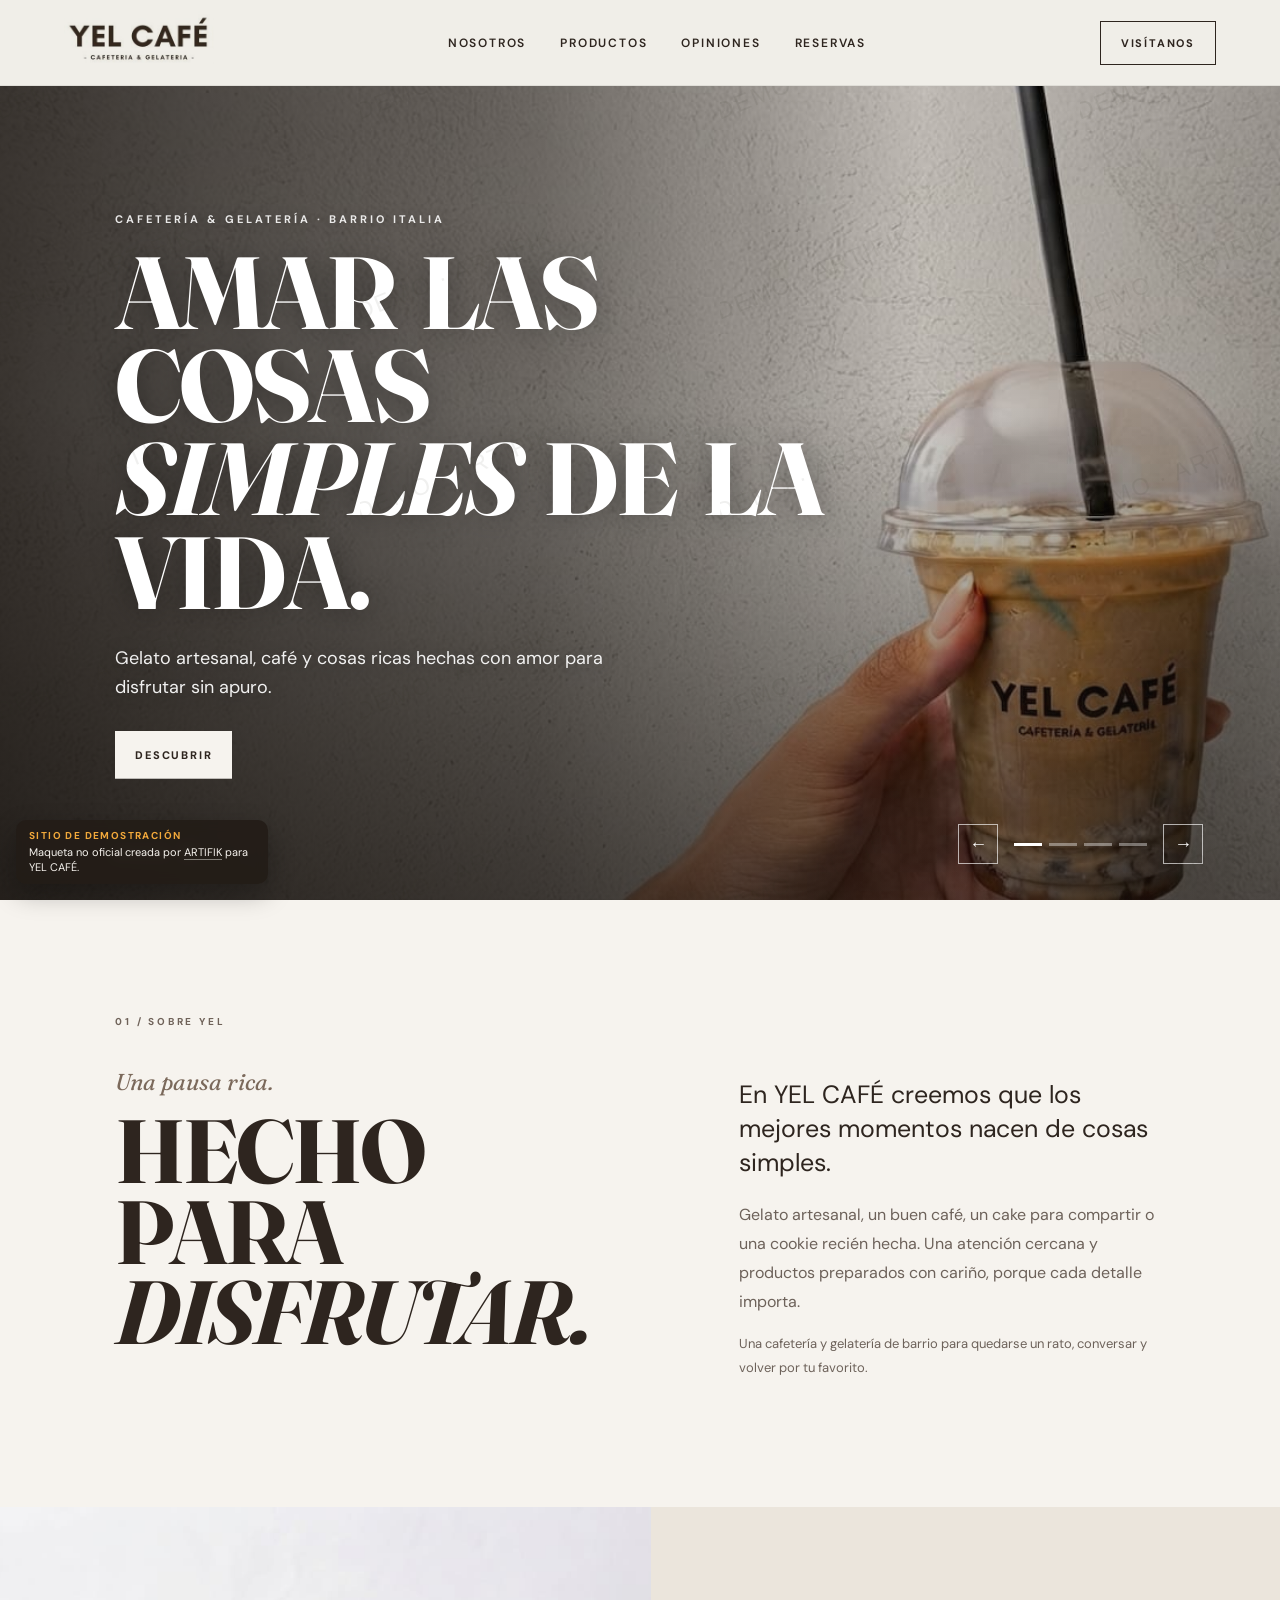
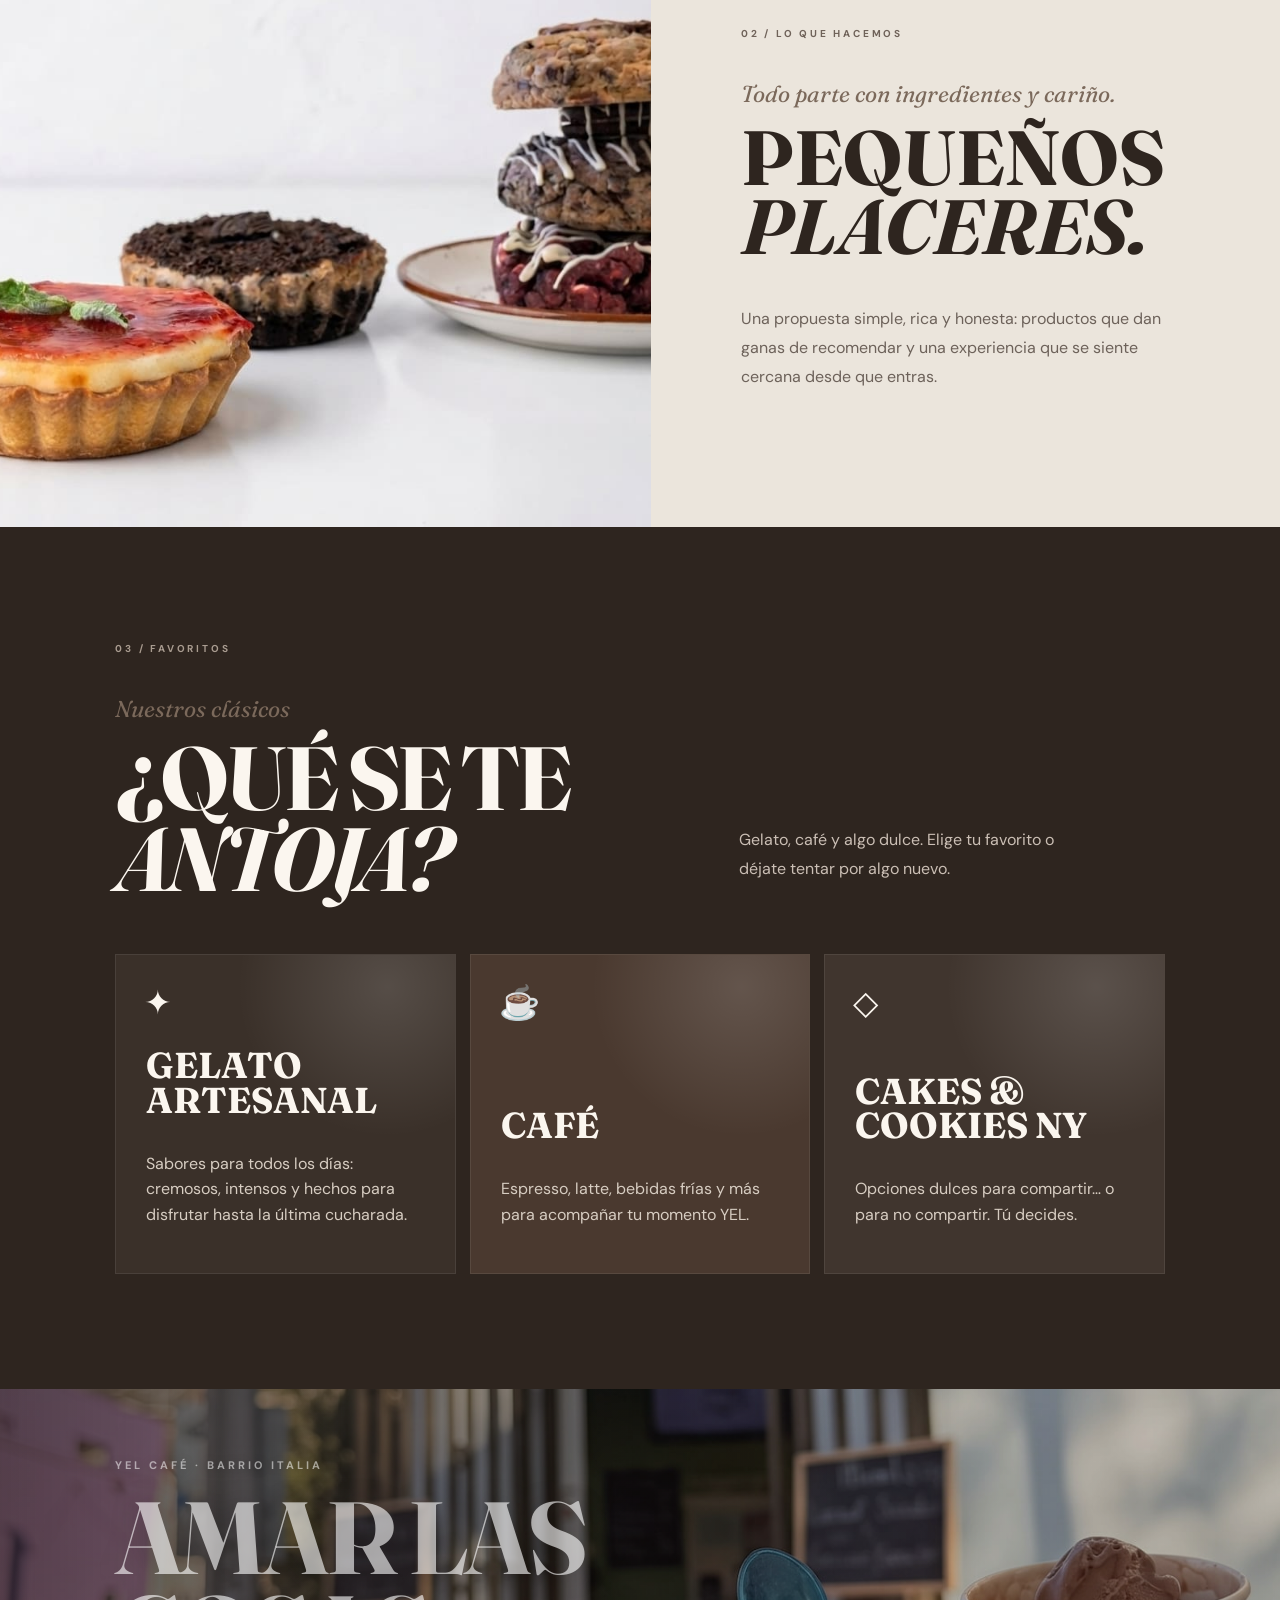
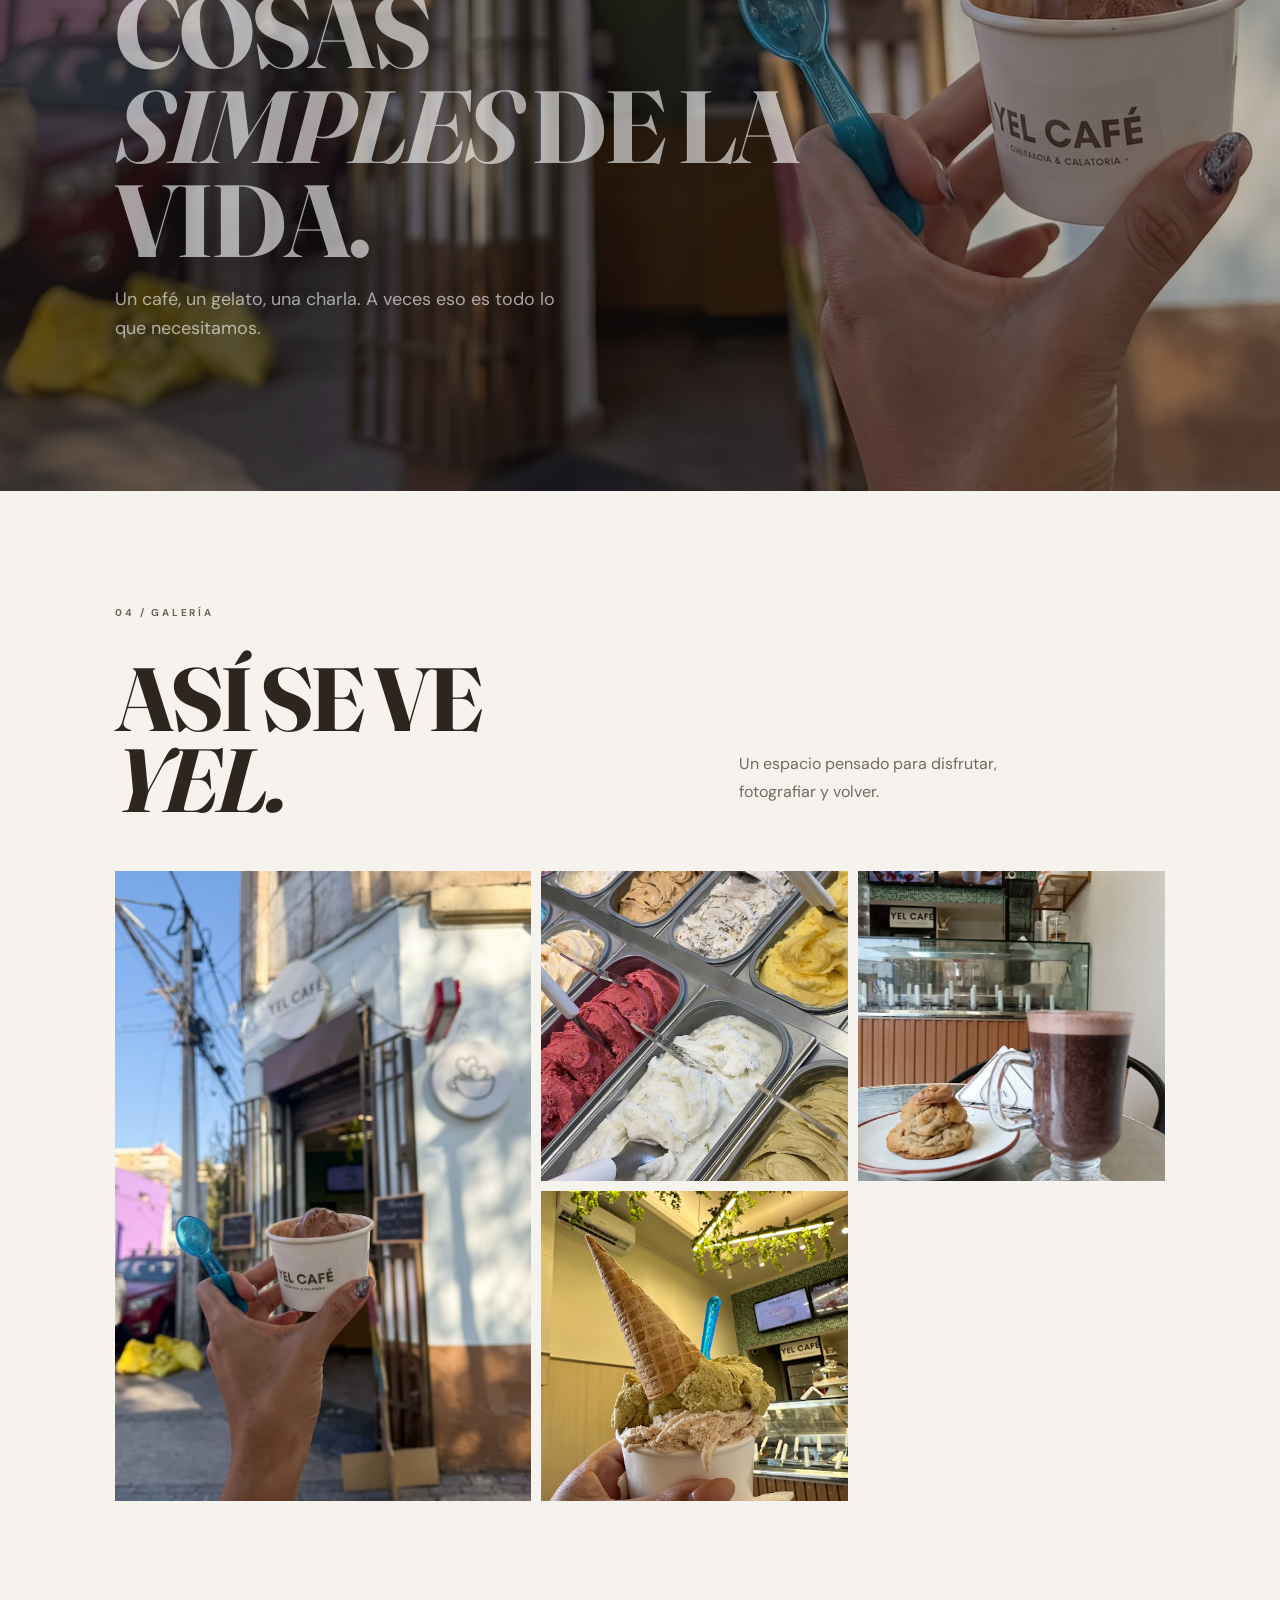
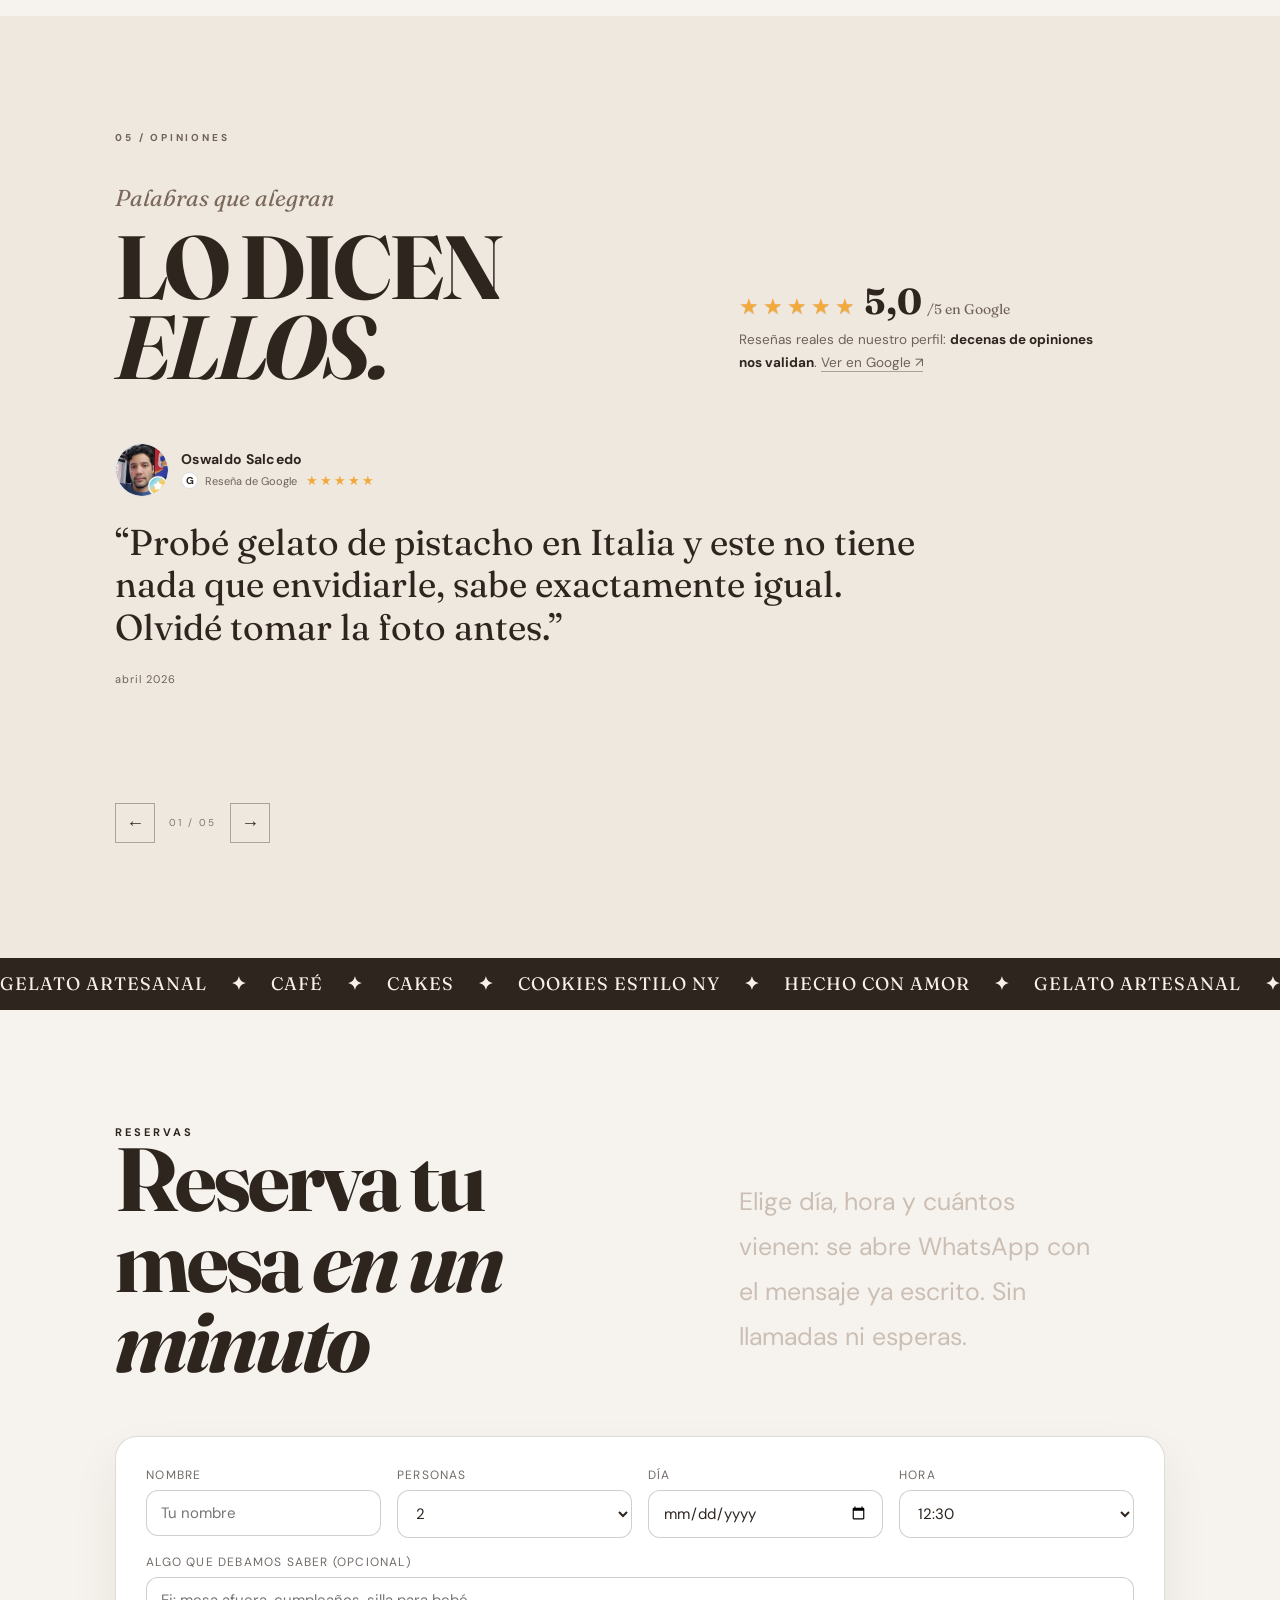
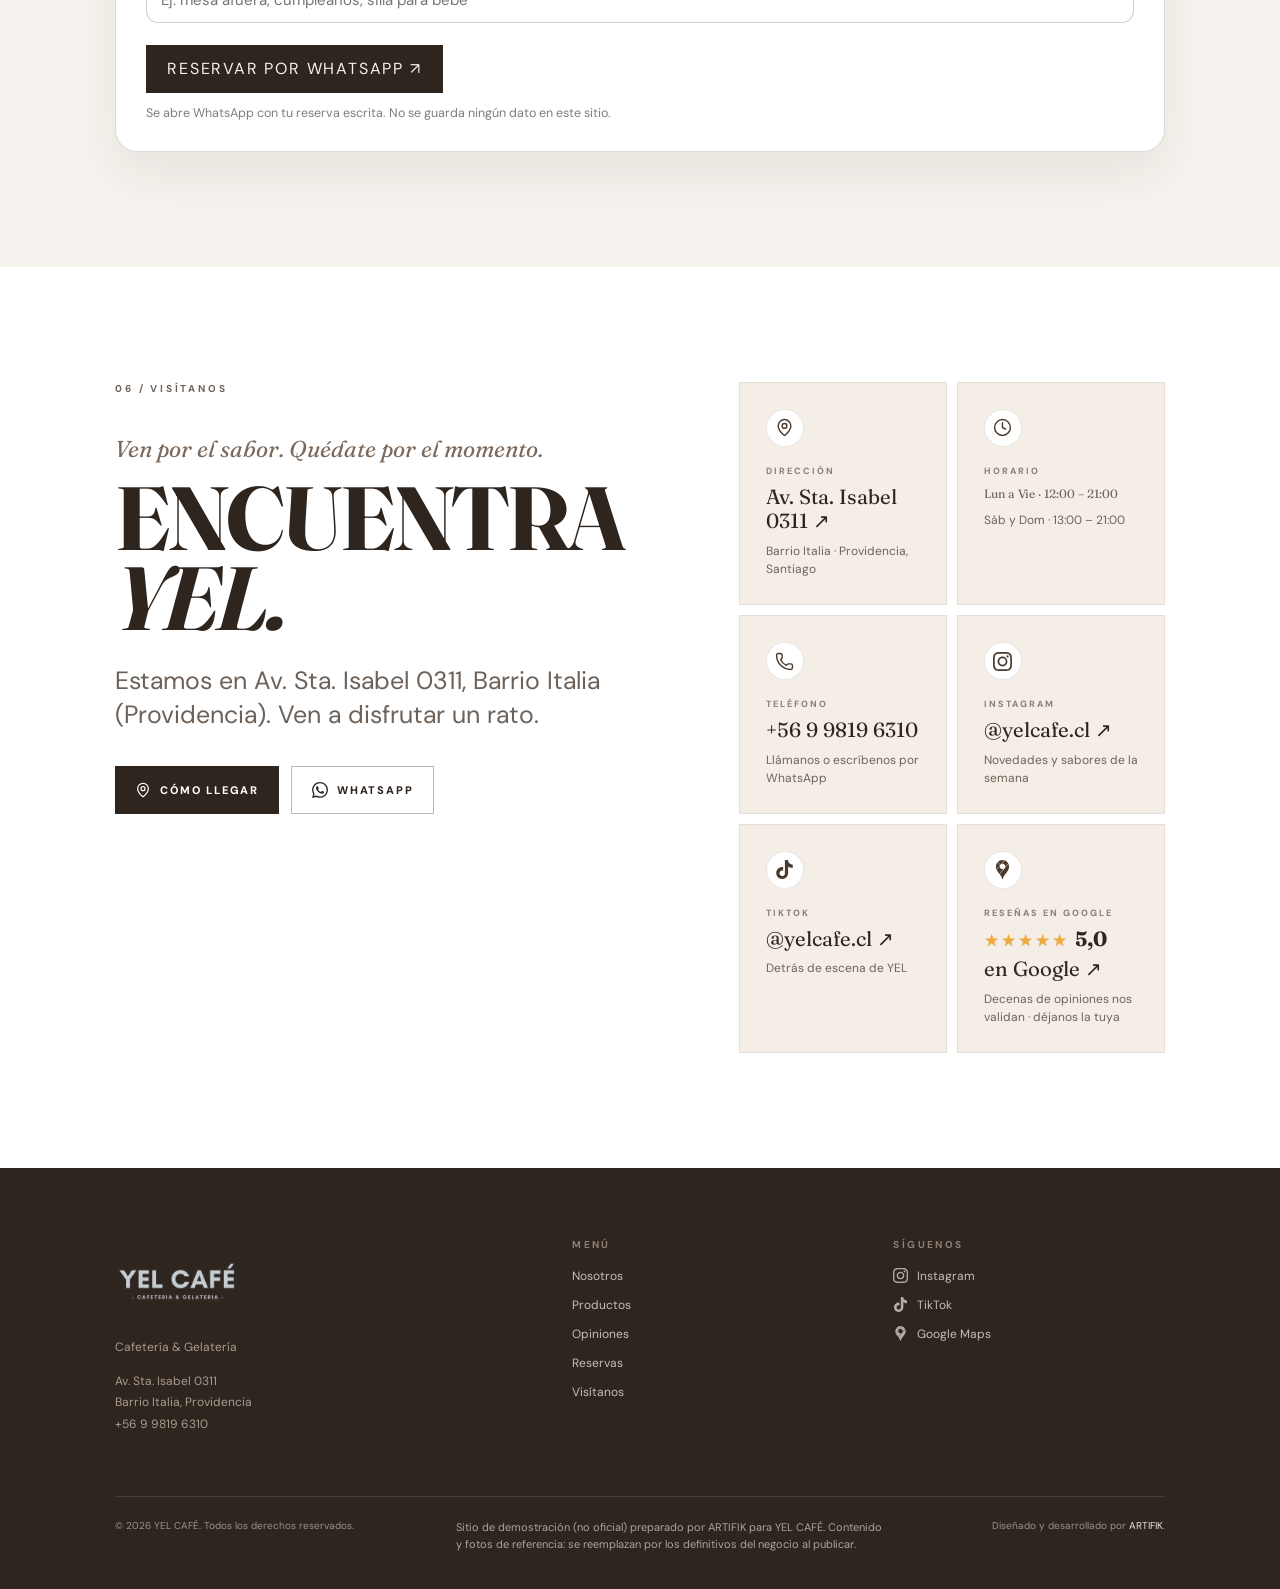
<file: sites/yel-cafe/index.html>
<!doctype html>
<html lang="es">
<head>
  <meta charset="utf-8">
  <meta name="viewport" content="width=device-width, initial-scale=1">
  <title>YEL CAFÉ | Cafetería &amp; Gelatería en Barrio Italia, Providencia</title>
  <meta name="description" content="YEL CAFÉ: gelato artesanal, café, cakes y cookies estilo NY en Av. Sta. Isabel 0311, Barrio Italia (Providencia). Un lugar para disfrutar las cosas simples de la vida.">
  <meta name="robots" content="noindex,nofollow,noarchive">
  <meta name="googlebot" content="noindex,nofollow">
  <meta name="theme-color" content="#f6f3ee">
  <meta name="author" content="ARTIFIK">
  <!-- TODO (al publicar en el dominio final): <link rel="canonical" href="https://DOMINIO/"> y og:url/og:image absolutos -->
  <meta property="og:type" content="website">
  <meta property="og:locale" content="es_CL">
  <meta property="og:site_name" content="YEL CAFÉ">
  <meta property="og:title" content="YEL CAFÉ | Cafetería &amp; Gelatería en Barrio Italia">
  <meta property="og:description" content="Gelato artesanal, café, cakes y cookies estilo NY en Av. Sta. Isabel 0311, Providencia.">
  <meta property="og:image" content="assets/images/og-yel.jpg">
  <meta property="og:image:width" content="1200">
  <meta property="og:image:height" content="675">
  <meta name="twitter:card" content="summary_large_image">
  <link rel="icon" href="assets/images/favicon-32.png" sizes="32x32" type="image/png">
  <link rel="apple-touch-icon" href="assets/images/apple-touch-icon.png">
  <link rel="preconnect" href="https://fonts.googleapis.com">
  <link rel="preconnect" href="https://fonts.gstatic.com" crossorigin>
  <link href="https://fonts.googleapis.com/css2?family=DM+Sans:wght@400;500;600;700&family=Fraunces:opsz,wght@9..144,500;9..144,600&display=swap" rel="stylesheet">
  <link rel="stylesheet" href="css/styles.css">
</head>
<body>
  <!-- ===== MARCA DE AGUA + AVISO DE DEMO → QUITAR antes de publicar el sitio definitivo ===== -->
  <div class="demo-wm" aria-hidden="true"></div>
  <aside class="demo-badge" aria-label="Aviso de sitio de demostración">
    <strong>SITIO DE DEMOSTRACIÓN</strong>
    <span>Maqueta no oficial creada por <a href="https://www.artifik.cl/" target="_blank" rel="noopener">ARTIFIK</a> para YEL CAFÉ.</span>
  </aside>
  <!-- ===== FIN MARCA DE AGUA ===== -->
  <header class="header" id="header">
    <a class="brand" href="#inicio" aria-label="YEL CAFÉ, inicio">
      <img src="assets/images/logo-yelcafe.jpg" alt="YEL CAFÉ — Cafetería &amp; Gelatería" width="322" height="126">
    </a>

    <nav class="desktop-nav" aria-label="Navegación principal">
      <a href="#nosotros">Nosotros</a>
      <a href="#helados">Productos</a>
      <a href="#opiniones">Opiniones</a>
      <a href="#reserva">Reservas</a>
    </nav>

    <a class="header-cta" href="#visitanos">VISÍTANOS</a>
    <button class="menu-toggle" aria-label="Abrir menú" aria-expanded="false" aria-controls="menu-movil">
      <span></span><span></span>
    </button>

    <nav class="mobile-nav" id="menu-movil" aria-label="Menú móvil">
      <a href="#nosotros">Nosotros</a>
      <a href="#helados">Productos</a>
      <a href="#opiniones">Opiniones</a>
      <a href="#reserva">Reservas</a>
      <a href="#visitanos">Visítanos</a>
    </nav>
  </header>

  <main id="inicio">
    <section class="hero" aria-label="Presentación YEL CAFÉ" aria-roledescription="carrusel">
      <h1 class="sr-only">YEL CAFÉ — cafetería y gelatería artesanal en Barrio Italia, Providencia, Santiago</h1>
      <div class="hero-stage">
        <article class="hero-slide is-active" data-slide="1">
          <img src="assets/images/slider01.jpg" alt="Café helado de YEL CAFÉ en vaso con pajita" width="1376" height="776" loading="eager" fetchpriority="high" decoding="async">
          <div class="hero-shade" aria-hidden="true"></div>
          <div class="hero-copy">
            <p class="eyebrow">CAFETERÍA &amp; GELATERÍA · BARRIO ITALIA</p>
            <h2 class="hero-title">AMAR LAS COSAS <br><em>SIMPLES</em>&nbsp;DE LA VIDA.</h2>
            <p class="hero-text">Gelato artesanal, café y cosas ricas hechas con amor para disfrutar sin apuro.</p>
            <div class="hero-actions">
              <a class="btn btn-light" href="#nosotros">DESCUBRIR</a>
            </div>
          </div>
        </article>

        <article class="hero-slide" data-slide="2" aria-hidden="true">
          <img src="assets/images/slider02.jpg" alt="Vitrina con los sabores de gelato artesanal de YEL CAFÉ" width="1376" height="776" decoding="async">
          <div class="hero-shade" aria-hidden="true"></div>
          <div class="hero-copy">
            <p class="eyebrow">GELATO HECHO EN CASA</p>
            <h2 class="hero-title">LOS MEJORES <br><em>HELADOS</em> ARTESANALES.</h2>
            <p class="hero-text">Prueba todos nuestros sabores: recetas propias, frutas de temporada y opciones veganas.</p>
            <div class="hero-actions">
              <a class="btn btn-light" href="#helados">VER PRODUCTOS</a>
            </div>
          </div>
        </article>

        <article class="hero-slide" data-slide="3" aria-hidden="true">
          <img src="assets/images/slider03.jpg" alt="Capuchino servido en taza en YEL CAFÉ" width="1376" height="776" decoding="async">
          <div class="hero-shade" aria-hidden="true"></div>
          <div class="hero-copy">
            <p class="eyebrow">CAFÉ · ESPRESSO, LATTE Y FRÍOS</p>
            <h2 class="hero-title">UN BUEN CAFÉ <br><em>CAMBIA</em> TU DÍA.</h2>
            <p class="hero-text">Espresso, latte y bebidas frías preparadas con granos seleccionados. Tu pausa, como te gusta.</p>
            <div class="hero-actions">
              <a class="btn btn-light" href="#helados">VER MÁS</a>
            </div>
          </div>
        </article>

        <article class="hero-slide" data-slide="4" aria-hidden="true">
          <img src="assets/images/slider04.jpg" alt="Tartaleta de frutos rojos, postre de chocolate y cookies estilo NY de YEL CAFÉ" width="1376" height="776" decoding="async">
          <div class="hero-shade" aria-hidden="true"></div>
          <div class="hero-copy">
            <p class="eyebrow">CAKES &amp; COOKIES ESTILO NY</p>
            <h2 class="hero-title">¿UN <em>ANTOJO</em> DULCE?</h2>
            <p class="hero-text">Cakes, cheesecake y cookies recién hechas. Para compartir… o para no compartir. Tú decides.</p>
            <div class="hero-actions">
              <a class="btn btn-light" href="#helados">NUESTRAS CREACIONES</a>
            </div>
          </div>
        </article>
      </div>

      <div class="hero-controls">
        <button class="hero-arrow" data-dir="-1" aria-label="Anterior">←</button>
        <div class="hero-dots" role="tablist" aria-label="Elegir slide">
          <button class="dot is-active" data-index="0" role="tab" aria-label="Slide 1" aria-selected="true"></button>
          <button class="dot" data-index="1" role="tab" aria-label="Slide 2" aria-selected="false"></button>
          <button class="dot" data-index="2" role="tab" aria-label="Slide 3" aria-selected="false"></button>
          <button class="dot" data-index="3" role="tab" aria-label="Slide 4" aria-selected="false"></button>
        </div>
        <button class="hero-arrow" data-dir="1" aria-label="Siguiente">→</button>
      </div>
      <div class="hero-scroll">DESLIZA <span>↓</span></div>
    </section>


    <section class="intro section" id="nosotros">
      <div class="section-label">01 / SOBRE YEL</div>
      <div class="intro-grid">
        <div>
          <p class="serif-kicker">Una pausa rica.</p>
          <h2>HECHO PARA<br><span>DISFRUTAR.</span></h2>
        </div>
        <div class="copy-col">
          <p class="lead">En YEL CAFÉ creemos que los mejores momentos nacen de cosas simples.</p>
          <p>Gelato artesanal, un buen café, un cake para compartir o una cookie recién hecha. Una atención cercana y productos preparados con cariño, porque cada detalle importa.</p>
          <p class="small-note">Una cafetería y gelatería de barrio para quedarse un rato, conversar y volver por tu favorito.</p>
        </div>
      </div>
    </section>

    <section class="feature-photo">
      <div class="feature-image">
        <img src="assets/images/slider04_b.jpg" alt="Helado, cookie, cake y café en una mesa de YEL CAFÉ" width="1376" height="768" loading="lazy" decoding="async">
      </div>
      <div class="feature-copy">
        <div class="section-label">02 / LO QUE HACEMOS</div>
        <p class="serif-kicker">Todo parte con ingredientes y cariño.</p>
        <h2>PEQUEÑOS<br><span>PLACERES.</span></h2>
        <p>Una propuesta simple, rica y honesta: productos que dan ganas de recomendar y una experiencia que se siente cercana desde que entras.</p>
      </div>
    </section>

    <section class="products section" id="helados">
      <div class="section-label">03 / FAVORITOS</div>
      <div class="section-head">
        <div>
          <p class="serif-kicker">Nuestros clásicos</p>
          <h2>¿QUÉ SE TE <span>ANTOJA?</span></h2>
        </div>
        <p>Gelato, café y algo dulce. Elige tu favorito o déjate tentar por algo nuevo.</p>
      </div>
      <div class="product-grid">
        <article class="product-card product-card--ice">
          <div class="product-icon">✦</div>
          <h3>GELATO<br>ARTESANAL</h3>
          <p>Sabores para todos los días: cremosos, intensos y hechos para disfrutar hasta la última cucharada.</p>
        </article>
        <article class="product-card product-card--coffee">
          <div class="product-icon">☕</div>
          <h3>CAFÉ</h3>
          <p>Espresso, latte, bebidas frías y más para acompañar tu momento YEL.</p>
        </article>
        <article class="product-card product-card--cake">
          <div class="product-icon">◇</div>
          <h3>CAKES &amp;<br>COOKIES NY</h3>
          <p>Opciones dulces para compartir… o para no compartir. Tú decides.</p>
        </article>
      </div>
    </section>

    <section class="parallax" id="simpleza" aria-label="Amar las cosas simples de la vida">
      <div class="parallax-media" aria-hidden="true">
        <div class="parallax-image"></div>
      </div>
      <div class="parallax-shade" aria-hidden="true"></div>
      <div class="parallax-copy">
        <p class="eyebrow">YEL CAFÉ · BARRIO ITALIA</p>
        <h2>AMAR LAS COSAS<br><em>SIMPLES</em>&nbsp;DE LA VIDA.</h2>
        <p>Un café, un gelato, una charla. A veces eso es todo lo que necesitamos.</p>
      </div>
    </section>

    <section class="gallery section">
      <div class="section-label">04 / GALERÍA</div>
      <div class="gallery-head">
        <h2>ASÍ SE VE<br><span>YEL.</span></h2>
        <p>Un espacio pensado para disfrutar, fotografiar y volver.</p>
      </div>
      <div class="gallery-grid">
        <figure class="gallery-item gallery-item--large">
          <img src="assets/images/gallery01.jpg" alt="Interior de YEL CAFÉ" width="1376" height="776" loading="lazy" decoding="async">
        </figure>
        <figure class="gallery-item">
          <img src="assets/images/gallery02.jpg" alt="Vitrina de sabores de gelato artesanal" width="1376" height="776" loading="lazy" decoding="async">
        </figure>
        <figure class="gallery-item">
          <img src="assets/images/gallery03.jpg" alt="Café helado de YEL CAFÉ" width="1376" height="776" loading="lazy" decoding="async">
        </figure>
        <figure class="gallery-item">
          <img src="assets/images/gallery04.jpg" alt="Cookies, cake, helado y café" width="1376" height="776" loading="lazy" decoding="async">
        </figure>
      </div>
    </section>

    <section class="reviews section" id="opiniones">
      <div class="section-label">05 / OPINIONES</div>
      <div class="section-head">
        <div>
          <p class="serif-kicker">Palabras que alegran</p>
          <h2>LO DICEN<br><span>ELLOS.</span></h2>
        </div>
        <p class="reviews-source">
          <span class="rating"><span class="stars stars-lg" aria-hidden="true">★★★★★</span><strong>5,0</strong><span class="rating-max">/5 en Google</span></span>
          <span class="rating-line">Reseñas reales de nuestro perfil: <strong class="hi">decenas de opiniones nos validan</strong>.
            <a href="https://www.google.com/maps/place/YEL+CAF%C3%89/@-33.4467443,-70.6267768,17z/data=!3m1!4b1!4m6!3m5!1s0x9662c50028e98995:0xc568b41116238e69!8m2!3d-33.4467443!4d-70.6267768!16s%2Fg%2F11yzxmbsq2" target="_blank" rel="noopener">Ver en Google ↗</a></span>
        </p>
      </div>

      <div class="review-slider">
        <!-- Reseñas reales del perfil de Google de YEL CAFÉ -->
        <article class="review is-active">
          <div class="review-top">
            <img class="review-avatar" src="assets/images/reviews/oswaldo-salcedo.jpg" width="128" height="128"
                 alt="Foto de perfil de Oswaldo Salcedo en Google" decoding="async">
            <div class="review-who">
              <strong>Oswaldo Salcedo</strong>
              <span class="review-meta"><span class="review-g" aria-hidden="true">G</span> Reseña de Google
                <span class="stars" aria-label="5 de 5 estrellas">★★★★★</span></span>
            </div>
          </div>
          <p>“Probé gelato de pistacho en Italia y este no tiene nada que envidiarle, sabe exactamente igual. Olvidé tomar la foto antes.”</p>
          <span class="review-date">abril 2026</span>
        </article>
        <article class="review">
          <div class="review-top">
            <img class="review-avatar" src="assets/images/reviews/maria-bolivar.jpg" width="128" height="128"
                 alt="Foto de perfil de María Bolívar en Google" decoding="async">
            <div class="review-who">
              <strong>María Bolívar</strong>
              <span class="review-meta"><span class="review-g" aria-hidden="true">G</span> Reseña de Google
                <span class="stars" aria-label="5 de 5 estrellas">★★★★★</span></span>
            </div>
          </div>
          <p>“Excelentes helados y un ambiente súper agradable para pasar la tarde conversando, iré pronto nuevamente! 🥰”</p>
          <span class="review-date">marzo 2026</span>
        </article>
        <article class="review">
          <div class="review-top">
            <img class="review-avatar" src="assets/images/reviews/tahisbeth-chiriboga.jpg" width="128" height="128"
                 alt="Foto de perfil de Tahisbeth Chiriboga en Google" decoding="async">
            <div class="review-who">
              <strong>Tahisbeth Chiriboga</strong>
              <span class="review-meta"><span class="review-g" aria-hidden="true">G</span> Reseña de Google
                <span class="stars" aria-label="5 de 5 estrellas">★★★★★</span></span>
            </div>
          </div>
          <p>“Es un sitio muy acogedor, heladitos ricos y buen cafesito. Súper recomendado🫶🏻✨”</p>
          <span class="review-date">marzo 2026</span>
        </article>
        <article class="review">
          <div class="review-top">
            <img class="review-avatar" src="assets/images/reviews/nicole-vorpahl.jpg" width="128" height="128"
                 alt="Foto de perfil de Nicole Vorpahl en Google" decoding="async">
            <div class="review-who">
              <strong>Nicole Vorpahl</strong>
              <span class="review-meta"><span class="review-g" aria-hidden="true">G</span> Reseña de Google
                <span class="stars" aria-label="5 de 5 estrellas">★★★★★</span></span>
            </div>
          </div>
          <p>“Muy ricos y atención muy cercana, gelatos 100% se siente el sabor. Me pedí de pistacho y tiene muuucho sabor, el de frambuesa albahaca mucha sabor a albahaca, pero rico y fresco.”</p>
          <span class="review-date">julio 2026</span>
        </article>
        <article class="review is-long">
          <div class="review-top">
            <img class="review-avatar" src="assets/images/reviews/javiera-belen.jpg" width="128" height="128"
                 alt="Foto de perfil de Javiera Belén en Google" decoding="async">
            <div class="review-who">
              <strong>Javiera Belén</strong>
              <span class="review-meta"><span class="review-g" aria-hidden="true">G</span> Reseña de Google
                <span class="stars" aria-label="5 de 5 estrellas">★★★★★</span></span>
            </div>
          </div>
          <p>“Del entusiasmo se me olvidó sacarle foto. El mejor helado que he probado. Entré sin ninguna expectativa en particular y salí con la mayor de las impresiones!! La verdad toda una experiencia, se nota el amor y dedicación que le ponen a su trabajo. En mi caso probé chocolate de la nona y pistacho, muy buena combinación y calidad de sabor de otro nivel… totalmente recomendado!! Definitivamente volveré a este lugar.”</p>
          <span class="review-date">agosto 2026</span>
        </article>
      </div>
      <div class="review-controls">
        <button class="review-arrow" data-dir="-1" aria-label="Reseña anterior">←</button>
        <span class="review-count">01 / 05</span>
        <button class="review-arrow" data-dir="1" aria-label="Siguiente reseña">→</button>
      </div>
    </section>

    <section class="marquee" aria-label="Productos destacados">
      <div class="marquee-track">
        <span>GELATO ARTESANAL</span><b>✦</b>
        <span>CAFÉ</span><b>✦</b>
        <span>CAKES</span><b>✦</b>
        <span>COOKIES ESTILO NY</span><b>✦</b>
        <span>HECHO CON AMOR</span><b>✦</b>
        <span>GELATO ARTESANAL</span><b>✦</b>
        <span>CAFÉ</span><b>✦</b>
        <span>CAKES</span><b>✦</b>
        <span>COOKIES ESTILO NY</span><b>✦</b>
        <span>HECHO CON AMOR</span><b>✦</b>
      </div>
    </section>

    <section class="reserva section" id="reserva" aria-label="Reservar mesa en Yel Café">
      <div class="wrap">
        <div class="section-head">
          <div>
            <p class="eyebrow">Reservas</p>
            <h2>Reserva tu mesa <span>en un minuto</span></h2>
          </div>
          <p class="lead">Elige día, hora y cuántos vienen: se abre WhatsApp con el mensaje ya escrito. Sin llamadas ni esperas.</p>
        </div>
        <form class="reserva-card" id="reserva-form" data-wa="https://wa.me/56998196310">
          <div class="reserva-grid">
            <label>Nombre
              <input type="text" id="rv-nombre" name="nombre" placeholder="Tu nombre" autocomplete="name">
            </label>
            <label>Personas
              <select id="rv-personas" name="personas">
                <option>2</option><option>3</option><option>4</option>
                <option>6</option><option>8</option><option>10 o más</option>
              </select>
            </label>
            <label>Día
              <input type="date" id="rv-dia" name="dia">
            </label>
            <label>Hora
              <select id="rv-hora" name="hora">
                <option>12:30</option><option>13:00</option><option>14:00</option>
                <option>16:00</option><option>17:30</option><option>19:00</option><option>20:00</option>
              </select>
            </label>
          </div>
          <label class="reserva-nota">Algo que debamos saber (opcional)
            <input type="text" id="rv-nota" name="nota" placeholder="Ej: mesa afuera, cumpleaños, silla para bebé">
          </label>
          <button type="submit" class="btn btn-outline reserva-btn">RESERVAR POR WHATSAPP ↗</button>
          <p class="reserva-hint">Se abre WhatsApp con tu reserva escrita. No se guarda ningún dato en este sitio.</p>
        </form>
      </div>
    </section>

    <section class="visit section" id="visitanos">
      <div class="visit-grid">
        <div>
          <div class="section-label">06 / VISÍTANOS</div>
          <p class="serif-kicker">Ven por el sabor. Quédate por el momento.</p>
          <h2>ENCUENTRA<br><span>YEL.</span></h2>
          <p class="lead">Estamos en Av. Sta. Isabel 0311, Barrio Italia (Providencia). Ven a disfrutar un rato.</p>
          <div class="visit-actions">
            <a class="btn btn-dark" href="https://www.google.com/maps/place/YEL+CAF%C3%89/@-33.4467443,-70.6267768,17z/data=!3m1!4b1!4m6!3m5!1s0x9662c50028e98995:0xc568b41116238e69!8m2!3d-33.4467443!4d-70.6267768!16s%2Fg%2F11yzxmbsq2" target="_blank" rel="noopener"><svg class="ico" viewBox="0 0 24 24" aria-hidden="true" focusable="false" fill="none" stroke="currentColor" stroke-width="1.8" stroke-linecap="round" stroke-linejoin="round"><path d="M20 10c0 4.993-5.539 10.193-7.399 11.799a1 1 0 0 1-1.202 0C9.539 20.193 4 14.993 4 10a8 8 0 0 1 16 0" />
  <circle cx="12" cy="10" r="3" /></svg> CÓMO LLEGAR</a>
            <a class="btn btn-outline" href="https://wa.me/56998196310" target="_blank" rel="noopener"><svg class="ico" viewBox="0 0 24 24" aria-hidden="true" focusable="false" fill="currentColor"><path d="M17.472 14.382c-.297-.149-1.758-.867-2.03-.967-.273-.099-.471-.148-.67.15-.197.297-.767.966-.94 1.164-.173.199-.347.223-.644.075-.297-.15-1.255-.463-2.39-1.475-.883-.788-1.48-1.761-1.653-2.059-.173-.297-.018-.458.13-.606.134-.133.298-.347.446-.52.149-.174.198-.298.298-.497.099-.198.05-.371-.025-.52-.075-.149-.669-1.612-.916-2.207-.242-.579-.487-.5-.669-.51-.173-.008-.371-.01-.57-.01-.198 0-.52.074-.792.372-.272.297-1.04 1.016-1.04 2.479 0 1.462 1.065 2.875 1.213 3.074.149.198 2.096 3.2 5.077 4.487.709.306 1.262.489 1.694.625.712.227 1.36.195 1.871.118.571-.085 1.758-.719 2.006-1.413.248-.694.248-1.289.173-1.413-.074-.124-.272-.198-.57-.347m-5.421 7.403h-.004a9.87 9.87 0 01-5.031-1.378l-.361-.214-3.741.982.998-3.648-.235-.374a9.86 9.86 0 01-1.51-5.26c.001-5.45 4.436-9.884 9.888-9.884 2.64 0 5.122 1.03 6.988 2.898a9.825 9.825 0 012.893 6.994c-.003 5.45-4.437 9.884-9.885 9.884m8.413-18.297A11.815 11.815 0 0012.05 0C5.495 0 .16 5.335.157 11.892c0 2.096.547 4.142 1.588 5.945L.057 24l6.305-1.654a11.882 11.882 0 005.683 1.448h.005c6.554 0 11.89-5.335 11.893-11.893a11.821 11.821 0 00-3.48-8.413Z"/></svg> WHATSAPP</a>
          </div>
        </div>
        <div class="visit-note">
          <div class="mini-card">
            <span class="mini-icon"><svg class="ico" viewBox="0 0 24 24" aria-hidden="true" focusable="false" fill="none" stroke="currentColor" stroke-width="1.8" stroke-linecap="round" stroke-linejoin="round"><path d="M20 10c0 4.993-5.539 10.193-7.399 11.799a1 1 0 0 1-1.202 0C9.539 20.193 4 14.993 4 10a8 8 0 0 1 16 0" />
  <circle cx="12" cy="10" r="3" /></svg></span>
            <span class="mini-label">DIRECCIÓN</span>
            <a href="https://www.google.com/maps/place/YEL+CAF%C3%89/@-33.4467443,-70.6267768,17z/data=!3m1!4b1!4m6!3m5!1s0x9662c50028e98995:0xc568b41116238e69!8m2!3d-33.4467443!4d-70.6267768!16s%2Fg%2F11yzxmbsq2" target="_blank" rel="noopener">Av. Sta. Isabel 0311 ↗</a>
            <p>Barrio Italia · Providencia, Santiago</p>
          </div>
          <div class="mini-card">
            <span class="mini-icon"><svg class="ico" viewBox="0 0 24 24" aria-hidden="true" focusable="false" fill="none" stroke="currentColor" stroke-width="1.8" stroke-linecap="round" stroke-linejoin="round"><circle cx="12" cy="12" r="10" />
  <path d="M12 6v6l4 2" /></svg></span>
            <span class="mini-label">HORARIO</span>
            <p class="mini-strong">Lun a Vie · 12:00 – 21:00</p>
            <p>Sáb y Dom · 13:00 – 21:00</p>
          </div>
          <div class="mini-card">
            <span class="mini-icon"><svg class="ico" viewBox="0 0 24 24" aria-hidden="true" focusable="false" fill="none" stroke="currentColor" stroke-width="1.8" stroke-linecap="round" stroke-linejoin="round"><path d="M13.832 16.568a1 1 0 0 0 1.213-.303l.355-.465A2 2 0 0 1 17 15h3a2 2 0 0 1 2 2v3a2 2 0 0 1-2 2A18 18 0 0 1 2 4a2 2 0 0 1 2-2h3a2 2 0 0 1 2 2v3a2 2 0 0 1-.8 1.6l-.468.351a1 1 0 0 0-.292 1.233 14 14 0 0 0 6.392 6.384" /></svg></span>
            <span class="mini-label">TELÉFONO</span>
            <a href="tel:+56998196310">+56 9 9819 6310</a>
            <p>Llámanos o escríbenos por WhatsApp</p>
          </div>
          <div class="mini-card">
            <span class="mini-icon"><svg class="ico" viewBox="0 0 24 24" aria-hidden="true" focusable="false" fill="currentColor"><path d="M7.0301.084c-1.2768.0602-2.1487.264-2.911.5634-.7888.3075-1.4575.72-2.1228 1.3877-.6652.6677-1.075 1.3368-1.3802 2.127-.2954.7638-.4956 1.6365-.552 2.914-.0564 1.2775-.0689 1.6882-.0626 4.947.0062 3.2586.0206 3.6671.0825 4.9473.061 1.2765.264 2.1482.5635 2.9107.308.7889.72 1.4573 1.388 2.1228.6679.6655 1.3365 1.0743 2.1285 1.38.7632.295 1.6361.4961 2.9134.552 1.2773.056 1.6884.069 4.9462.0627 3.2578-.0062 3.668-.0207 4.9478-.0814 1.28-.0607 2.147-.2652 2.9098-.5633.7889-.3086 1.4578-.72 2.1228-1.3881.665-.6682 1.0745-1.3378 1.3795-2.1284.2957-.7632.4966-1.636.552-2.9124.056-1.2809.0692-1.6898.063-4.948-.0063-3.2583-.021-3.6668-.0817-4.9465-.0607-1.2797-.264-2.1487-.5633-2.9117-.3084-.7889-.72-1.4568-1.3876-2.1228C21.2982 1.33 20.628.9208 19.8378.6165 19.074.321 18.2017.1197 16.9244.0645 15.6471.0093 15.236-.005 11.977.0014 8.718.0076 8.31.0215 7.0301.0839m.1402 21.6932c-1.17-.0509-1.8053-.2453-2.2287-.408-.5606-.216-.96-.4771-1.3819-.895-.422-.4178-.6811-.8186-.9-1.378-.1644-.4234-.3624-1.058-.4171-2.228-.0595-1.2645-.072-1.6442-.079-4.848-.007-3.2037.0053-3.583.0607-4.848.05-1.169.2456-1.805.408-2.2282.216-.5613.4762-.96.895-1.3816.4188-.4217.8184-.6814 1.3783-.9003.423-.1651 1.0575-.3614 2.227-.4171 1.2655-.06 1.6447-.072 4.848-.079 3.2033-.007 3.5835.005 4.8495.0608 1.169.0508 1.8053.2445 2.228.408.5608.216.96.4754 1.3816.895.4217.4194.6816.8176.9005 1.3787.1653.4217.3617 1.056.4169 2.2263.0602 1.2655.0739 1.645.0796 4.848.0058 3.203-.0055 3.5834-.061 4.848-.051 1.17-.245 1.8055-.408 2.2294-.216.5604-.4763.96-.8954 1.3814-.419.4215-.8181.6811-1.3783.9-.4224.1649-1.0577.3617-2.2262.4174-1.2656.0595-1.6448.072-4.8493.079-3.2045.007-3.5825-.006-4.848-.0608M16.953 5.5864A1.44 1.44 0 1 0 18.39 4.144a1.44 1.44 0 0 0-1.437 1.4424M5.8385 12.012c.0067 3.4032 2.7706 6.1557 6.173 6.1493 3.4026-.0065 6.157-2.7701 6.1506-6.1733-.0065-3.4032-2.771-6.1565-6.174-6.1498-3.403.0067-6.156 2.771-6.1496 6.1738M8 12.0077a4 4 0 1 1 4.008 3.9921A3.9996 3.9996 0 0 1 8 12.0077"/></svg></span>
            <span class="mini-label">INSTAGRAM</span>
            <a href="https://www.instagram.com/yelcafe.cl/" target="_blank" rel="noopener">@yelcafe.cl ↗</a>
            <p>Novedades y sabores de la semana</p>
          </div>
          <div class="mini-card">
            <span class="mini-icon"><svg class="ico" viewBox="0 0 24 24" aria-hidden="true" focusable="false" fill="currentColor"><path d="M12.525.02c1.31-.02 2.61-.01 3.91-.02.08 1.53.63 3.09 1.75 4.17 1.12 1.11 2.7 1.62 4.24 1.79v4.03c-1.44-.05-2.89-.35-4.2-.97-.57-.26-1.1-.59-1.62-.93-.01 2.92.01 5.84-.02 8.75-.08 1.4-.54 2.79-1.35 3.94-1.31 1.92-3.58 3.17-5.91 3.21-1.43.08-2.86-.31-4.08-1.03-2.02-1.19-3.44-3.37-3.65-5.71-.02-.5-.03-1-.01-1.49.18-1.9 1.12-3.72 2.58-4.96 1.66-1.44 3.98-2.13 6.15-1.72.02 1.48-.04 2.96-.04 4.44-.99-.32-2.15-.23-3.02.37-.63.41-1.11 1.04-1.36 1.75-.21.51-.15 1.07-.14 1.61.24 1.64 1.82 3.02 3.5 2.87 1.12-.01 2.19-.66 2.77-1.61.19-.33.4-.67.41-1.06.1-1.79.06-3.57.07-5.36.01-4.03-.01-8.05.02-12.07z"/></svg></span>
            <span class="mini-label">TIKTOK</span>
            <a href="https://www.tiktok.com/@yelcafe.cl" target="_blank" rel="noopener">@yelcafe.cl ↗</a>
            <p>Detrás de escena de YEL</p>
          </div>
          <div class="mini-card">
            <span class="mini-icon"><svg class="ico" viewBox="0 0 24 24" aria-hidden="true" focusable="false" fill="currentColor"><path d="M19.527 4.799c1.212 2.608.937 5.678-.405 8.173-1.101 2.047-2.744 3.74-4.098 5.614-.619.858-1.244 1.75-1.669 2.727-.141.325-.263.658-.383.992-.121.333-.224.673-.34 1.008-.109.314-.236.684-.627.687h-.007c-.466-.001-.579-.53-.695-.887-.284-.874-.581-1.713-1.019-2.525-.51-.944-1.145-1.817-1.79-2.671L19.527 4.799zM8.545 7.705l-3.959 4.707c.724 1.54 1.821 2.863 2.871 4.18.247.31.494.622.737.936l4.984-5.925-.029.01c-1.741.601-3.691-.291-4.392-1.987a3.377 3.377 0 0 1-.209-.716c-.063-.437-.077-.761-.004-1.198l.001-.007zM5.492 3.149l-.003.004c-1.947 2.466-2.281 5.88-1.117 8.77l4.785-5.689-.058-.05-3.607-3.035zM14.661.436l-3.838 4.563a.295.295 0 0 1 .027-.01c1.6-.551 3.403.15 4.22 1.626.176.319.323.683.377 1.045.068.446.085.773.012 1.22l-.003.016 3.836-4.561A8.382 8.382 0 0 0 14.67.439l-.009-.003zM9.466 5.868L14.162.285l-.047-.012A8.31 8.31 0 0 0 11.986 0a8.439 8.439 0 0 0-6.169 2.766l-.016.018 3.665 3.084z"/></svg></span>
            <span class="mini-label">RESEÑAS EN GOOGLE</span>
            <a class="mini-rating" href="https://www.google.com/maps/place/YEL+CAF%C3%89/@-33.4467443,-70.6267768,17z/data=!3m1!4b1!4m6!3m5!1s0x9662c50028e98995:0xc568b41116238e69!8m2!3d-33.4467443!4d-70.6267768!16s%2Fg%2F11yzxmbsq2" target="_blank" rel="noopener"><span class="stars stars-lg" aria-hidden="true">★★★★★</span> <strong>5,0</strong> <span class="mini-rating-txt">en Google ↗</span></a>
            <p>Decenas de opiniones nos validan · déjanos la tuya</p>
          </div>
        </div>
      </div>
    </section>
  </main>

  <footer class="footer">
    <div class="footer-brand">
      <img src="assets/images/logo-yelcafe.jpg" alt="YEL CAFÉ" width="322" height="126">
      <p>Cafetería &amp; Gelatería</p>
      <p class="footer-address">Av. Sta. Isabel 0311<br>Barrio Italia, Providencia<br>+56 9 9819 6310</p>
    </div>
    <div class="footer-nav">
      <span class="footer-title">MENÚ</span>
      <a href="#nosotros">Nosotros</a>
      <a href="#helados">Productos</a>
      <a href="#opiniones">Opiniones</a>
      <a href="#reserva">Reservas</a>
      <a href="#visitanos">Visítanos</a>
    </div>
    <div class="footer-social">
      <span class="footer-title">SÍGUENOS</span>
      <a href="https://www.instagram.com/yelcafe.cl/" target="_blank" rel="noopener" aria-label="Instagram"><svg class="ico" viewBox="0 0 24 24" aria-hidden="true" focusable="false" fill="currentColor"><path d="M7.0301.084c-1.2768.0602-2.1487.264-2.911.5634-.7888.3075-1.4575.72-2.1228 1.3877-.6652.6677-1.075 1.3368-1.3802 2.127-.2954.7638-.4956 1.6365-.552 2.914-.0564 1.2775-.0689 1.6882-.0626 4.947.0062 3.2586.0206 3.6671.0825 4.9473.061 1.2765.264 2.1482.5635 2.9107.308.7889.72 1.4573 1.388 2.1228.6679.6655 1.3365 1.0743 2.1285 1.38.7632.295 1.6361.4961 2.9134.552 1.2773.056 1.6884.069 4.9462.0627 3.2578-.0062 3.668-.0207 4.9478-.0814 1.28-.0607 2.147-.2652 2.9098-.5633.7889-.3086 1.4578-.72 2.1228-1.3881.665-.6682 1.0745-1.3378 1.3795-2.1284.2957-.7632.4966-1.636.552-2.9124.056-1.2809.0692-1.6898.063-4.948-.0063-3.2583-.021-3.6668-.0817-4.9465-.0607-1.2797-.264-2.1487-.5633-2.9117-.3084-.7889-.72-1.4568-1.3876-2.1228C21.2982 1.33 20.628.9208 19.8378.6165 19.074.321 18.2017.1197 16.9244.0645 15.6471.0093 15.236-.005 11.977.0014 8.718.0076 8.31.0215 7.0301.0839m.1402 21.6932c-1.17-.0509-1.8053-.2453-2.2287-.408-.5606-.216-.96-.4771-1.3819-.895-.422-.4178-.6811-.8186-.9-1.378-.1644-.4234-.3624-1.058-.4171-2.228-.0595-1.2645-.072-1.6442-.079-4.848-.007-3.2037.0053-3.583.0607-4.848.05-1.169.2456-1.805.408-2.2282.216-.5613.4762-.96.895-1.3816.4188-.4217.8184-.6814 1.3783-.9003.423-.1651 1.0575-.3614 2.227-.4171 1.2655-.06 1.6447-.072 4.848-.079 3.2033-.007 3.5835.005 4.8495.0608 1.169.0508 1.8053.2445 2.228.408.5608.216.96.4754 1.3816.895.4217.4194.6816.8176.9005 1.3787.1653.4217.3617 1.056.4169 2.2263.0602 1.2655.0739 1.645.0796 4.848.0058 3.203-.0055 3.5834-.061 4.848-.051 1.17-.245 1.8055-.408 2.2294-.216.5604-.4763.96-.8954 1.3814-.419.4215-.8181.6811-1.3783.9-.4224.1649-1.0577.3617-2.2262.4174-1.2656.0595-1.6448.072-4.8493.079-3.2045.007-3.5825-.006-4.848-.0608M16.953 5.5864A1.44 1.44 0 1 0 18.39 4.144a1.44 1.44 0 0 0-1.437 1.4424M5.8385 12.012c.0067 3.4032 2.7706 6.1557 6.173 6.1493 3.4026-.0065 6.157-2.7701 6.1506-6.1733-.0065-3.4032-2.771-6.1565-6.174-6.1498-3.403.0067-6.156 2.771-6.1496 6.1738M8 12.0077a4 4 0 1 1 4.008 3.9921A3.9996 3.9996 0 0 1 8 12.0077"/></svg> Instagram</a>
      <a href="https://www.tiktok.com/@yelcafe.cl" target="_blank" rel="noopener" aria-label="TikTok"><svg class="ico" viewBox="0 0 24 24" aria-hidden="true" focusable="false" fill="currentColor"><path d="M12.525.02c1.31-.02 2.61-.01 3.91-.02.08 1.53.63 3.09 1.75 4.17 1.12 1.11 2.7 1.62 4.24 1.79v4.03c-1.44-.05-2.89-.35-4.2-.97-.57-.26-1.1-.59-1.62-.93-.01 2.92.01 5.84-.02 8.75-.08 1.4-.54 2.79-1.35 3.94-1.31 1.92-3.58 3.17-5.91 3.21-1.43.08-2.86-.31-4.08-1.03-2.02-1.19-3.44-3.37-3.65-5.71-.02-.5-.03-1-.01-1.49.18-1.9 1.12-3.72 2.58-4.96 1.66-1.44 3.98-2.13 6.15-1.72.02 1.48-.04 2.96-.04 4.44-.99-.32-2.15-.23-3.02.37-.63.41-1.11 1.04-1.36 1.75-.21.51-.15 1.07-.14 1.61.24 1.64 1.82 3.02 3.5 2.87 1.12-.01 2.19-.66 2.77-1.61.19-.33.4-.67.41-1.06.1-1.79.06-3.57.07-5.36.01-4.03-.01-8.05.02-12.07z"/></svg> TikTok</a>
      <a href="https://www.google.com/maps/place/YEL+CAF%C3%89/@-33.4467443,-70.6267768,17z/data=!3m1!4b1!4m6!3m5!1s0x9662c50028e98995:0xc568b41116238e69!8m2!3d-33.4467443!4d-70.6267768!16s%2Fg%2F11yzxmbsq2" target="_blank" rel="noopener" aria-label="Google Maps"><svg class="ico" viewBox="0 0 24 24" aria-hidden="true" focusable="false" fill="currentColor"><path d="M19.527 4.799c1.212 2.608.937 5.678-.405 8.173-1.101 2.047-2.744 3.74-4.098 5.614-.619.858-1.244 1.75-1.669 2.727-.141.325-.263.658-.383.992-.121.333-.224.673-.34 1.008-.109.314-.236.684-.627.687h-.007c-.466-.001-.579-.53-.695-.887-.284-.874-.581-1.713-1.019-2.525-.51-.944-1.145-1.817-1.79-2.671L19.527 4.799zM8.545 7.705l-3.959 4.707c.724 1.54 1.821 2.863 2.871 4.18.247.31.494.622.737.936l4.984-5.925-.029.01c-1.741.601-3.691-.291-4.392-1.987a3.377 3.377 0 0 1-.209-.716c-.063-.437-.077-.761-.004-1.198l.001-.007zM5.492 3.149l-.003.004c-1.947 2.466-2.281 5.88-1.117 8.77l4.785-5.689-.058-.05-3.607-3.035zM14.661.436l-3.838 4.563a.295.295 0 0 1 .027-.01c1.6-.551 3.403.15 4.22 1.626.176.319.323.683.377 1.045.068.446.085.773.012 1.22l-.003.016 3.836-4.561A8.382 8.382 0 0 0 14.67.439l-.009-.003zM9.466 5.868L14.162.285l-.047-.012A8.31 8.31 0 0 0 11.986 0a8.439 8.439 0 0 0-6.169 2.766l-.016.018 3.665 3.084z"/></svg> Google Maps</a>
    </div>
    <div class="footer-credit">
      <p>© 2026 YEL CAFÉ. Todos los derechos reservados.</p>
      <p class="footer-demo">Sitio de demostración (no oficial) preparado por ARTIFIK para YEL CAFÉ. Contenido y fotos de referencia: se reemplazan por los definitivos del negocio al publicar.</p>
      <p>Diseñado y desarrollado por <a href="https://www.artifik.cl/" target="_blank" rel="noopener">ARTIFIK</a>.</p>
    </div>
  </footer>

  <script type="application/ld+json">
  {
    "@context":"https://schema.org",
    "@type":"CafeOrCoffeeShop",
    "name":"YEL CAFÉ",
    "description":"Cafetería y gelatería artesanal en Barrio Italia, Providencia. Gelato hecho en casa, café, cakes y cookies estilo NY.",
    "image":"assets/images/og-yel.jpg",
    "telephone":"+56998196310",
    "priceRange":"$$",
    "servesCuisine":["Helados","Café","Postres"],
    "address":{
      "@type":"PostalAddress",
      "streetAddress":"Av. Sta. Isabel 0311",
      "addressLocality":"Providencia",
      "addressRegion":"Región Metropolitana",
      "postalCode":"8330089",
      "addressCountry":"CL"
    },
    "geo":{"@type":"GeoCoordinates","latitude":-33.4467443,"longitude":-70.6267768},
    "hasMap":"https://www.google.com/maps/place/YEL+CAF%C3%89/@-33.4467443,-70.6267768,17z/data=!3m1!4b1!4m6!3m5!1s0x9662c50028e98995:0xc568b41116238e69!8m2!3d-33.4467443!4d-70.6267768!16s%2Fg%2F11yzxmbsq2",
    "openingHoursSpecification":[
      {"@type":"OpeningHoursSpecification","dayOfWeek":["Monday","Tuesday","Wednesday","Thursday","Friday"],"opens":"12:00","closes":"21:00"},
      {"@type":"OpeningHoursSpecification","dayOfWeek":["Saturday","Sunday"],"opens":"13:00","closes":"21:00"}
    ],
    "sameAs":[
      "https://www.instagram.com/yelcafe.cl/",
      "https://www.tiktok.com/@yelcafe.cl"
    ]
  }
  </script>
  <script src="js/main.js"></script>
</body>
</html>
</file>
<file: sites/jacav-studio/css/styles.css>
/* ============================================================
   Jacav Studio — demo
   Paleta: crema (flyer) + coral #f7a392 (referencia Makeover)
   Tipografías: Playfair Display (títulos) + Poppins (cuerpo) + Great Vibes (script)
   ============================================================ */

:root {
  --bg: #F6F1E9;
  --ink: #1C1A18;
  --muted: #707070;
  --beige: #DDD0BE;
  --accent: #f7a392;
  --accent-deep: #e58a78;
  --accent-soft: #fff6f4;
  --white: #fdfcfb;
  --border: #eaeaea;

  --font-display: "Playfair Display", Georgia, serif;
  --font-body: "Poppins", "Helvetica Neue", Arial, sans-serif;
  --font-script: "Great Vibes", cursive;

  --radius: 18px;
  --maxw: 1120px;
  --gutter: clamp(20px, 5vw, 56px);
}

* { box-sizing: border-box; }
html { scroll-behavior: smooth; }
body {
  margin: 0;
  background: var(--bg);
  color: var(--ink);
  font-family: var(--font-body);
  font-size: 16px;
  line-height: 1.7;
  -webkit-font-smoothing: antialiased;
}
a { color: inherit; text-decoration: none; }
img { display: block; max-width: 100%; }
h1, h2, h3 { font-weight: 500; line-height: 1.12; margin: 0; }
ul { margin: 0; padding: 0; list-style: none; }

.wrap { max-width: var(--maxw); margin: 0 auto; padding: 0 var(--gutter); }
.section { padding: clamp(64px, 9vw, 112px) 0; }

/* ---------- Header ---------- */
.site-header {
  position: sticky; top: 0; z-index: 30;
  display: flex; align-items: center; justify-content: space-between; gap: 20px;
  padding: 0 var(--gutter); height: 76px;
  background: rgba(246, 241, 233, 0.86);
  backdrop-filter: blur(12px);
  -webkit-backdrop-filter: blur(12px);
  border-bottom: 1px solid var(--border);
}
.brand { display: inline-flex; align-items: baseline; gap: 8px; line-height: 1; }
.brand-word {
  font-family: var(--font-display);
  font-weight: 600; font-size: 30px;
}
.brand-tag {
  font-family: var(--font-body);
  font-weight: 500; font-size: 12px;
  letter-spacing: 0.42em; color: var(--accent-deep);
}
.nav { display: flex; gap: 26px; }
.nav a {
  font-size: 12px; font-weight: 500;
  letter-spacing: 0.06em; text-transform: uppercase;
  color: var(--muted); position: relative;
  padding: 8px 0;
}
.nav a:hover { color: var(--ink); }
.nav .nav-cta { display: none; }
.header-cta {
  font-size: 12px; font-weight: 600; letter-spacing: 0.08em;
  text-transform: uppercase;
  padding: 12px 22px; border-radius: 999px;
  background: var(--accent); color: var(--ink);
  border: 1px solid var(--accent);
  min-height: 44px; display: inline-flex; align-items: center;
  transition: background .2s ease, border-color .2s ease;
}
.header-cta:hover { background: var(--accent-deep); border-color: var(--accent-deep); }
.menu-toggle {
  display: none; background: none; border: 0; cursor: pointer;
  width: 44px; height: 44px; flex-direction: column; justify-content: center; gap: 5px;
  padding: 8px;
}
.menu-toggle span { display: block; height: 2px; width: 100%; background: var(--ink); border-radius: 2px; }

/* ---------- Botones ---------- */
.btn {
  display: inline-flex; align-items: center; justify-content: center;
  min-height: 48px; padding: 13px 28px;
  border-radius: 999px; font-weight: 600; font-size: 13px;
  letter-spacing: 0.08em; text-transform: uppercase;
  transition: all .2s ease; cursor: pointer;
}
.btn-accent { background: var(--accent); color: var(--ink); border: 1px solid var(--accent); }
.btn-accent:hover { background: var(--accent-deep); border-color: var(--accent-deep); }
.btn-ghost { border: 1px solid rgba(255,255,255,0.85); color: #fff; }
.btn-ghost:hover { background: rgba(255,255,255,0.16); }
.btn-block { width: 100%; border: 1px solid var(--accent); }

/* ---------- Hero ---------- */
.hero {
  position: relative; min-height: min(88vh, 720px);
  display: flex; align-items: center; overflow: hidden;
  background: #252525; color: #fff;
}
.hero-media { position: absolute; inset: -12% 0; transform: translate3d(0, var(--hy, 0px), 0) scale(var(--hs, 1.04)); will-change: transform; }
.hero-media img { width: 100%; height: 100%; object-fit: cover; object-position: center; }
.hero-overlay {
  position: absolute; inset: 0;
  background: linear-gradient(90deg, rgba(28, 22, 18, 0.72) 0%, rgba(28, 22, 18, 0.38) 55%, rgba(28, 22, 18, 0.18) 100%);
}
.hero-content { position: relative; z-index: 1; width: min(720px, 100%); margin-left: max(var(--gutter), calc((100vw - var(--maxw)) / 2 + var(--gutter))); }
.eyebrow, .kicker {
  font-size: 11px; font-weight: 600; letter-spacing: 0.28em; text-transform: uppercase;
}
.eyebrow { color: var(--accent); margin: 0 0 18px; }
.hero h1 {
  font-family: var(--font-display);
  font-size: clamp(42px, 7vw, 84px);
  font-weight: 500; line-height: 1.06;
  margin: 0 0 22px;
}
.hero h1 em {
  font-family: var(--font-script); font-style: normal; font-weight: 400;
  font-size: 1.28em; line-height: 0.8; color: var(--accent);
  padding: 0 0.06em;
}
.hero-copy { max-width: 460px; color: #efe7dd; margin: 0 0 30px; font-size: 15px; }
.hero-actions { display: flex; flex-wrap: wrap; gap: 12px; }
.hero-scroll {
  position: absolute; bottom: 24px; right: var(--gutter);
  font-size: 10px; letter-spacing: 0.22em; text-transform: uppercase; color: rgba(255,255,255,0.7);
}
.hero-scroll span { animation: bob 1.8s ease-in-out infinite; display: inline-block; }
@keyframes bob { 0%,100% { transform: translateY(0); } 50% { transform: translateY(6px); } }

/* ---------- Marquesina ---------- */
.marquee { overflow: hidden; background: var(--beige); color: var(--ink); padding: 18px 0; border-top: 1px solid var(--border); border-bottom: 1px solid var(--border); }
.marquee-track { display: flex; width: max-content; animation: marquee 52s linear infinite; }
.marquee-group { display: flex; align-items: center; gap: 34px; padding-right: 34px; }
.marquee-group span { font-family: var(--font-display); font-size: 17px; font-weight: 600; letter-spacing: 0.08em; text-transform: uppercase; white-space: nowrap; }
.marquee-group b { color: var(--accent-deep); font-weight: 400; font-style: normal; }
@keyframes marquee { from { transform: translateX(0); } to { transform: translateX(-50%); } }

/* ---------- Kicker + título de sección ---------- */
.kicker {
  display: flex; align-items: center; gap: 14px;
  color: var(--accent-deep); margin: 0 0 14px;
}
.kicker::before { content: ""; width: 34px; height: 1px; background: var(--accent); }
.section-title {
  font-family: var(--font-display);
  font-size: clamp(30px, 4.6vw, 52px);
  margin: 0 0 18px;
}
.section-title em { font-style: italic; color: var(--accent-deep); }
.lead { color: var(--muted); max-width: 640px; margin: 0 0 40px; font-size: 15px; }

/* ---------- Welcome ---------- */
.welcome { background: var(--bg); }
.welcome .section-title { max-width: 620px; }
.welcome-cards { display: grid; grid-template-columns: repeat(2, 1fr); gap: 18px; margin-top: 8px; }
.welcome-card {
  background: var(--white); border: 1px solid var(--border);
  border-radius: var(--radius); padding: 32px 30px;
  display: flex; flex-direction: column; gap: 10px;
  transition: transform .25s ease, box-shadow .25s ease, border-color .25s ease;
}
.welcome-card:hover { transform: translateY(-4px); border-color: var(--beige); box-shadow: 0 18px 40px rgba(28,22,18,0.08); }
.card-icon {
  width: 52px; height: 52px; border-radius: 50%;
  background: var(--beige); color: var(--ink);
  display: flex; align-items: center; justify-content: center;
  font-size: 20px; margin-bottom: 6px;
}
.card-title { font-family: var(--font-display); font-size: 22px; font-weight: 600; }
.card-sub { color: var(--muted); font-size: 13px; line-height: 1.5; }

/* ---------- Servicios ---------- */
.services { background: var(--white); border-top: 1px solid var(--border); border-bottom: 1px solid var(--border); }
.service-groups { display: grid; grid-template-columns: repeat(2, 1fr); gap: 22px; }
.service-group {
  background: var(--bg); border: 1px solid var(--border);
  border-radius: var(--radius); padding: 28px 26px;
}
.group-title {
  font-family: var(--font-display); font-size: 20px; font-weight: 600;
  display: flex; align-items: center; gap: 12px; margin: 0 0 14px;
}
.group-mark { color: var(--accent); font-size: 15px; }
.service-list li {
  display: flex; align-items: center; justify-content: space-between; gap: 16px;
  padding: 13px 0; border-bottom: 1px solid var(--border);
}
.service-list li:last-child { border-bottom: 0; }
.service-list li span { font-size: 14px; line-height: 1.45; }
.consult {
  flex: 0 0 auto;
  font-size: 12px; font-weight: 600; letter-spacing: 0.04em;
  color: var(--accent-deep);
  border: 1px solid var(--beige); border-radius: 999px;
  padding: 9px 16px; min-height: 44px;
  display: inline-flex; align-items: center;
  transition: all .2s ease;
}
.consult:hover { background: var(--accent); border-color: var(--accent); color: var(--ink); }

/* ---------- Booking (agenda + horarios + ubicación) ---------- */
.booking { background: var(--bg); }
.booking-grid { display: grid; grid-template-columns: 1.05fr 0.95fr; gap: clamp(24px, 4vw, 56px); align-items: start; }
.booking-form {
  background: var(--white); border: 1px solid var(--border);
  border-radius: var(--radius); padding: 30px 28px;
  display: flex; flex-direction: column; gap: 18px;
}
.field { display: flex; flex-direction: column; gap: 7px; }
.field-label { font-size: 12px; font-weight: 600; letter-spacing: 0.05em; text-transform: uppercase; color: var(--muted); }
.field-label .opt { text-transform: none; font-weight: 400; letter-spacing: 0; }
.field input, .field select {
  font-family: var(--font-body); font-size: 15px; color: var(--ink);
  background: var(--bg); border: 1px solid var(--border); border-radius: 12px;
  padding: 13px 14px; min-height: 48px; width: 100%;
  appearance: none; -webkit-appearance: none;
}
.field select {
  background-image: url("data:image/svg+xml,%3Csvg xmlns='http://www.w3.org/2000/svg' width='12' height='8' viewBox='0 0 12 8'%3E%3Cpath d='M1 1l5 5 5-5' fill='none' stroke='%23707070' stroke-width='1.6'/%3E%3C/svg%3E");
  background-repeat: no-repeat; background-position: right 14px center;
  padding-right: 38px;
}
.field input:focus, .field select:focus { outline: none; border-color: var(--accent); background: var(--accent-soft); }
.field-row { display: grid; grid-template-columns: 1fr 1fr; gap: 14px; }
.form-note { margin: 0; font-size: 12px; color: var(--muted); text-align: center; }

.booking-info { display: flex; flex-direction: column; gap: 24px; }
.info-block { background: var(--accent-soft); border: 1px solid var(--border); border-radius: var(--radius); padding: 26px 26px; }
.info-title { font-family: var(--font-display); font-size: 20px; font-weight: 600; margin: 0 0 12px; }
.hours li { display: flex; justify-content: space-between; gap: 14px; padding: 9px 0; border-bottom: 1px solid var(--border); font-size: 14px; }
.hours li:last-child { border-bottom: 0; }
.hours b { font-weight: 600; white-space: nowrap; }
.address { font-size: 14px; color: var(--muted); margin: 0 0 12px; }
.address strong { color: var(--ink); }
.text-link { font-size: 13px; font-weight: 600; letter-spacing: 0.04em; color: var(--accent-deep); display: inline-flex; align-items: center; gap: 6px; min-height: 44px; }
.text-link:hover { color: var(--ink); }
.map-wrap { border-radius: var(--radius); overflow: hidden; border: 1px solid var(--border); line-height: 0; }
.map-wrap iframe { width: 100%; height: 220px; border: 0; }

/* ---------- Galería ---------- */
.gallery { background: var(--white); border-top: 1px solid var(--border); }
.gallery-grid {
  display: grid; grid-template-columns: repeat(4, 1fr);
  grid-auto-rows: 200px; gap: 14px;
}
.g-item { margin: 0; overflow: hidden; border-radius: 14px; }
.g-item img { width: 100%; height: 100%; object-fit: cover; transition: transform .5s ease; }
.g-item:hover img { transform: scale(1.05); }
.g-item.tall { grid-row: span 2; }
.g-item.wide { grid-column: span 2; }

/* ---------- Equipo ---------- */
.team { background: var(--bg); }
.team-grid { display: grid; grid-template-columns: repeat(2, 1fr); gap: 18px; max-width: 560px; }
.team-card {
  background: var(--white); border: 1px solid var(--border); border-radius: var(--radius);
  padding: 34px 28px; text-align: center;
}
.avatar {
  width: 84px; height: 84px; border-radius: 50%; margin: 0 auto 16px;
  background: var(--beige); color: var(--ink);
  font-family: var(--font-display); font-size: 30px; font-weight: 600;
  display: flex; align-items: center; justify-content: center;
}
.team-card h3 { font-family: var(--font-display); font-size: 22px; margin: 0 0 4px; }
.team-card p { margin: 0; color: var(--muted); font-size: 13px; }

/* ---------- Opiniones ---------- */
.reviews { background: var(--accent-soft); border-top: 1px solid var(--border); border-bottom: 1px solid var(--border); }
.reviews-head { display: flex; align-items: flex-end; justify-content: space-between; gap: 24px; margin-bottom: 32px; flex-wrap: wrap; }
.rating { text-align: right; display: block; transition: opacity .2s ease; }
.rating:hover { opacity: .75; }
.rating-go { font-size: 14px; color: var(--accent-deep); }
.rating-score { font-family: var(--font-display); font-size: 44px; font-weight: 600; line-height: 1; display: block; }
.rating-stars { color: var(--accent-deep); letter-spacing: 0.1em; font-size: 18px; }
.rating-count { display: block; color: var(--muted); font-size: 13px; margin-top: 4px; }
.review-grid { display: grid; grid-template-columns: repeat(2, 1fr); gap: 18px; }
.review-card {
  background: var(--white); border: 1px solid var(--border); border-radius: var(--radius);
  padding: 28px 28px; display: flex; flex-direction: column; gap: 14px;
}
.review-source { font-size: 12px; color: var(--muted); display: flex; align-items: center; gap: 8px; }
.google-g { font-weight: 700; color: var(--accent-deep); font-size: 15px; }
.review-text { font-family: var(--font-display); font-size: 19px; font-style: italic; margin: 0; line-height: 1.5; }
.review-author { font-weight: 600; font-size: 14px; }
.review-tag {
  align-self: flex-start; font-size: 11px; letter-spacing: 0.05em; text-transform: uppercase;
  color: var(--accent-deep); border: 1px solid var(--beige); border-radius: 999px; padding: 6px 14px;
}

/* ---------- Footer ---------- */
.footer { background: #17130f; color: #efe7dd; padding: clamp(56px, 8vw, 84px) 0 0; }
.footer-grid {
  display: grid; grid-template-columns: 1.6fr 1fr 1fr 1fr; gap: 40px;
  padding-bottom: 48px;
}
.footer-brand .brand-word { color: #fff; }
.footer-brand p { color: var(--muted); font-size: 13px; max-width: 300px; margin: 14px 0 0; }
.footer-col { display: flex; flex-direction: column; gap: 12px; }
.footer-col strong { font-size: 12px; letter-spacing: 0.12em; text-transform: uppercase; color: var(--accent); }
.footer-col a, .footer-col p { font-size: 14px; color: #efe7dd; margin: 0; line-height: 1.6; }
.footer-col a { min-height: 44px; display: inline-flex; align-items: center; }
.footer-col a:hover { color: var(--accent); }
.footer-bottom {
  border-top: 1px solid rgba(255,255,255,0.1); padding: 20px var(--gutter);
  text-align: center; font-size: 12px; color: var(--muted);
}

/* ---------- Marca DEMO ---------- */
.demo-badge {
  position: fixed; left: 14px; bottom: 14px; z-index: 40;
  font-size: 10px; font-weight: 600; letter-spacing: 0.2em;
  color: var(--muted); border: 1px solid var(--beige);
  background: rgba(246, 241, 233, 0.8); backdrop-filter: blur(4px);
  padding: 6px 12px; border-radius: 999px;
  pointer-events: none;
}

/* ---------- Reveal ---------- */
[data-rv] { opacity: 0; transform: translateY(22px); transition: opacity .7s ease, transform .7s ease; }
[data-rv].in { opacity: 1; transform: none; }

/* ============================================================
   Responsive
   ============================================================ */
@media (max-width: 900px) {
  .nav { display: none; position: absolute; top: 76px; left: 0; right: 0; flex-direction: column; gap: 4px; padding: 14px var(--gutter) 20px; background: var(--bg); border-bottom: 1px solid var(--border); }
  .nav.open { display: flex; }
  .nav a { padding: 12px 0; font-size: 13px; }
  .nav .nav-cta { display: flex; justify-content: center; align-items: center; margin-top: 10px; min-height: 46px; background: var(--accent); color: var(--ink); border-radius: 999px; font-weight: 600; font-size: 13px; letter-spacing: 0.06em; text-transform: uppercase; }
  .menu-toggle { display: flex; }
  .header-cta { display: none; }
  .hero-content { margin-left: var(--gutter); width: calc(100% - 2 * var(--gutter)); }
  .service-groups { grid-template-columns: 1fr; }
  .booking-grid { grid-template-columns: 1fr; }
  .gallery-grid { grid-template-columns: repeat(2, 1fr); grid-auto-rows: 160px; }
  .g-item.wide { grid-column: span 2; }
  .footer-grid { grid-template-columns: 1fr 1fr; }
}

@media (max-width: 560px) {
  .welcome-cards { grid-template-columns: 1fr; }
  .team-grid { grid-template-columns: 1fr; }
  .review-grid { grid-template-columns: 1fr; }
  .reviews-head { flex-direction: column; align-items: flex-start; }
  .rating { text-align: left; }
  .field-row { grid-template-columns: 1fr; }
  .footer-grid { grid-template-columns: 1fr; gap: 28px; }
  .hero { min-height: min(86vh, 640px); }
  .hero-overlay { background: linear-gradient(165deg, rgba(28,22,18,.8) 0%, rgba(28,22,18,.55) 55%, rgba(28,22,18,.35) 100%); }
  .hero-scroll { display: none; }
  .marquee { padding: 14px 0; }
  .marquee-group span { font-size: 15px; }
  .marquee-group { gap: 26px; padding-right: 26px; }
  .service-list li { flex-direction: column; align-items: flex-start; gap: 10px; }
  .consult { padding: 10px 18px; min-height: 44px; }
}

@media (prefers-reduced-motion: reduce) {
  * { animation: none !important; transition: none !important; }
  [data-rv] { opacity: 1; transform: none; }
  .hero-media, .marquee-track { animation: none !important; transform: none !important; }
}
</file>
<file: sites/yel-cafe/css/styles.css>
* {
  box-sizing: border-box
}

html {
  scroll-behavior: smooth;
  scroll-padding-top: 100px
}

body {
  margin: 0;
  background: #f6f3ee;
  color: #2e251f;
  font-family: "DM Sans", Arial, sans-serif;
  overflow-x: hidden
}

a {
  color: inherit;
  text-decoration: none
}

img {
  max-width: 100%
}

.sr-only {
  position: absolute;
  width: 1px;
  height: 1px;
  padding: 0;
  margin: -1px;
  overflow: hidden;
  clip: rect(0, 0, 0, 0);
  white-space: nowrap;
  border: 0
}

/* iconos */
.ico {
  width: 1em;
  height: 1em;
  display: inline-block;
  vertical-align: -.12em;
  flex: none
}

:focus-visible {
  outline: 2px solid #8a6b4f;
  outline-offset: 3px
}

/* ---------- HEADER ---------- */
.header {
  height: 86px;
  position: fixed;
  top: 0;
  left: 0;
  right: 0;
  z-index: 30;
  display: flex;
  align-items: center;
  justify-content: space-between;
  padding: 0 5vw;
  background: #f0eee8;
  backdrop-filter: blur(12px);
  border-bottom: 1px solid rgba(46, 37, 31, .08)
}

.brand img {
  width: 150px;
  height: auto;
  object-fit: contain;
  mix-blend-mode: multiply
}

.desktop-nav {
  display: flex;
  gap: 34px;
  text-transform: uppercase;
  font-size: 12px;
  letter-spacing: 1.8px;
  font-weight: 600
}

.desktop-nav a,
.header-cta {
  transition: opacity .2s
}

.desktop-nav a:hover,
.header-cta:hover {
  opacity: .55
}

.header-cta {
  padding: 14px 20px;
  border: 1px solid #2e251f;
  font-size: 11px;
  letter-spacing: 1.8px;
  font-weight: 700
}

.menu-toggle {
  display: none;
  width: 42px;
  height: 42px;
  border: 0;
  background: none;
  padding: 8px;
  cursor: pointer
}

.menu-toggle span {
  display: block;
  height: 2px;
  background: #2e251f;
  margin: 7px 0;
  transition: transform .3s ease
}

/* el menú móvil solo existe bajo 900px (ver media query). Sin esta regla el <nav>
   queda como display:block en desktop y el menú aparece duplicado en la cabecera */
.mobile-nav {
  display: none
}

/* ---------- HERO ---------- */
.hero {
  height: 100vh;
  min-height: 760px;
  position: relative;
  color: #fff;
  overflow: hidden
}

.hero-stage {
  --drag: 0px;
  position: absolute;
  inset: 0;
  cursor: grab;
  touch-action: pan-y;
  user-select: none;
  -webkit-user-select: none
}

.hero-stage.is-dragging {
  cursor: grabbing
}

/* mientras se arrastra, el slide sigue el dedo/cursor sin transición */
.hero-stage.is-dragging .hero-slide {
  transition: opacity .35s ease
}

.hero-slide {
  position: absolute;
  inset: 0;
  opacity: 0;
  transform: scale(1.03);
  transition: opacity .9s ease, transform 1.4s ease;
  pointer-events: none;
  will-change: opacity
}

.hero-slide.is-active {
  opacity: 1;
  transform: translate3d(var(--drag, 0px), 0, 0) scale(1);
  pointer-events: auto
}

.hero-slide img {
  width: 100%;
  height: 100%;
  display: block;
  object-fit: cover;
  -webkit-user-drag: none;
  user-select: none
}

.hero-slide:nth-child(2) img {
  object-position: center 58%
}

.hero-slide:nth-child(3) img {
  object-position: center 46%
}

.hero-slide:nth-child(4) img {
  object-position: center 52%
}

/* oscurecido para que el texto blanco siempre se lea sobre fotos claras */
.hero-shade {
  position: absolute;
  inset: 0;
  background:
    linear-gradient(90deg, rgba(20, 15, 11, .82) 0%, rgba(20, 15, 11, .58) 42%, rgba(20, 15, 11, .18) 72%, rgba(20, 15, 11, .34) 100%),
    linear-gradient(0deg, rgba(20, 15, 11, .55), rgba(20, 15, 11, 0) 55%)
}

.hero-copy {
  position: absolute;
  left: 9vw;
  top: 50%;
  transform: translateY(-42%);
  max-width: 780px
}

.hero .eyebrow {
  color: rgba(255, 255, 255, .88);
  text-shadow: 0 1px 12px rgba(0, 0, 0, .35)
}

.eyebrow {
  font-size: 11px;
  letter-spacing: 3px;
  text-transform: uppercase;
  font-weight: 700;
  margin: 0
}

.hero-title {
  font-family: Fraunces, serif;
  font-size: clamp(58px, 8vw, 118px);
  line-height: .91;
  letter-spacing: -3px;
  word-spacing: .12em;
  margin: 20px 0 25px;
  text-shadow: 0 2px 30px rgba(0, 0, 0, .35)
}

.hero-title em {
  font-style: italic
}

.hero-text {
  max-width: 520px;
  font-size: 18px;
  line-height: 1.6;
  color: rgba(255, 255, 255, .93);
  margin: 0;
  text-shadow: 0 1px 18px rgba(0, 0, 0, .4)
}

/* la copia entra animada cada vez que su slide se activa */
.hero-slide.is-active .hero-copy > * {
  animation: heroIn .8s cubic-bezier(.2, .7, .3, 1) both
}

.hero-slide.is-active .hero-copy > *:nth-child(2) {
  animation-delay: .08s
}

.hero-slide.is-active .hero-copy > *:nth-child(3) {
  animation-delay: .18s
}

.hero-slide.is-active .hero-copy > *:nth-child(4) {
  animation-delay: .26s
}

@keyframes heroIn {
  from {
    opacity: 0;
    transform: translateY(22px)
  }

  to {
    opacity: 1;
    transform: none
  }
}

.hero-actions {
  display: flex;
  gap: 12px;
  margin-top: 30px
}

.btn {
  display: inline-flex;
  align-items: center;
  justify-content: center;
  gap: 9px;
  min-height: 48px;
  padding: 0 20px;
  font-size: 11px;
  letter-spacing: 1.8px;
  font-weight: 800;
  transition: background .25s ease, color .25s ease, opacity .25s ease
}

.btn .ico {
  width: 16px;
  height: 16px
}

.btn-light {
  background: #f6f3ee;
  color: #2e251f
}

.btn-light:hover {
  background: #fff
}

.btn-ghost {
  border: 1px solid rgba(255, 255, 255, .85);
  color: #fff
}

.btn-ghost:hover {
  background: rgba(255, 255, 255, .16)
}

.btn-dark {
  background: #2e251f;
  color: #fff
}

.btn-dark:hover {
  background: #4a3a2e
}

.btn-outline {
  border: 1px solid rgba(46, 37, 31, .32);
  color: #2e251f
}

.btn-outline:hover {
  background: rgba(46, 37, 31, .06)
}

.hero-controls {
  position: absolute;
  right: 6vw;
  bottom: 36px;
  display: flex;
  align-items: center;
  gap: 16px;
  z-index: 2
}

.hero-arrow,
.review-arrow {
  border: 1px solid rgba(255, 255, 255, .65);
  background: transparent;
  color: #fff;
  width: 40px;
  height: 40px;
  font-size: 18px;
  line-height: 1;
  cursor: pointer;
  transition: background .25s ease
}

.hero-arrow:hover {
  background: rgba(255, 255, 255, .18)
}

.hero-dots {
  display: flex;
  gap: 7px
}

.dot {
  width: 28px;
  height: 3px;
  background: rgba(255, 255, 255, .38);
  border: 0;
  padding: 0;
  cursor: pointer;
  transition: background .3s ease
}

.dot.is-active {
  background: #fff
}

.hero-scroll {
  position: absolute;
  left: 9vw;
  bottom: 38px;
  font-size: 10px;
  letter-spacing: 2px;
  z-index: 2
}

.hero-scroll span {
  font-size: 16px;
  margin-left: 8px
}

/* ---------- MARQUEE ---------- */
.marquee {
  background: #2e251f;
  color: #f8f1e7;
  overflow: hidden;
  padding: 14px 0
}

.marquee-track {
  display: flex;
  gap: 24px;
  align-items: center;
  width: max-content;
  animation: marquee 28s linear infinite;
  font-family: Fraunces, serif;
  font-size: 18px;
  letter-spacing: 1px
}

.marquee-track b {
  font-family: DM Sans
}

/* ---------- SECCIONES ---------- */
.section {
  padding: 115px 9vw
}

.section-label {
  font-size: 10px;
  letter-spacing: 2.8px;
  font-weight: 700;
  color: #6f6259;
  margin-bottom: 40px
}

.intro-grid,
.section-head,
.gallery-head,
.visit-grid {
  display: grid;
  grid-template-columns: 1.1fr .9fr;
  gap: 8vw
}

.serif-kicker {
  font-family: Fraunces, serif;
  font-size: 23px;
  font-style: italic;
  margin: 0 0 15px;
  color: #7b695b
}

.intro h2,
.section-head h2,
.gallery-head h2,
.visit h2 {
  font-family: Fraunces, serif;
  font-size: clamp(52px, 7vw, 98px);
  line-height: .9;
  letter-spacing: -3px;
  margin: 0
}

.intro h2 span,
.section-head h2 span,
.gallery-head h2 span,
.visit h2 span {
  font-style: italic
}

.copy-col {
  max-width: 560px;
  padding-top: 10px
}

.lead {
  font-size: 25px;
  line-height: 1.35;
  margin: 0 0 22px
}

.copy-col p:not(.lead) {
  line-height: 1.8;
  color: #6d625a
}

.small-note {
  font-size: 13px
}

.feature-photo {
  display: grid;
  grid-template-columns: 1.05fr .95fr;
  align-items: stretch;
  background: #ebe5dc
}

.feature-image {
  min-height: 620px;
  overflow: hidden
}

.feature-image img {
  width: 100%;
  height: 100%;
  object-fit: cover;
  display: block
}

.feature-copy {
  padding: 100px 9vw 100px 7vw;
  display: flex;
  flex-direction: column;
  justify-content: center
}

.feature-copy h2 {
  font-family: Fraunces, serif;
  font-size: clamp(55px, 6vw, 90px);
  line-height: .9;
  margin: 0 0 28px
}

.feature-copy h2 span {
  font-style: italic
}

.feature-copy>p:last-child {
  max-width: 500px;
  line-height: 1.8;
  color: #6d625a
}

.products {
  background: #2e251f;
  color: #fbf6ef
}

.products .section-label {
  color: #a99c90
}

.section-head {
  align-items: end;
  margin-bottom: 55px
}

.section-head>p {
  max-width: 360px;
  line-height: 1.8;
  color: #cbbfb5
}

.product-grid {
  display: grid;
  grid-template-columns: repeat(3, 1fr);
  gap: 14px
}

.product-card {
  min-height: 320px;
  padding: 30px;
  position: relative;
  display: flex;
  flex-direction: column;
  justify-content: flex-end;
  overflow: hidden;
  background: #3a3029;
  border: 1px solid rgba(255, 255, 255, .08);
  transition: transform .4s ease, box-shadow .4s ease
}

.product-card:hover {
  transform: translateY(-6px);
  box-shadow: 0 22px 50px rgba(0, 0, 0, .18)
}

.product-card:before {
  content: "";
  position: absolute;
  inset: 0;
  background: radial-gradient(circle at 80% 10%, rgba(255, 255, 255, .14), transparent 38%)
}

.product-card--coffee {
  background: #4a392f
}

.product-card--cake {
  background: #40352e
}

.product-icon {
  position: absolute;
  left: 28px;
  top: 26px;
  font-size: 33px
}

.product-card h3 {
  position: relative;
  font-family: Fraunces, serif;
  font-size: 36px;
  line-height: .95;
  margin: 0 0 18px
}

.product-card p {
  position: relative;
  color: #d7cdc2;
  line-height: 1.6;
  max-width: 360px
}

.product-card a {
  position: relative;
  margin-top: 20px;
  font-size: 10px;
  letter-spacing: 2px;
  font-weight: 700
}

/* ---------- PARALLAX ---------- */
.parallax {
  height: 78vh;
  min-height: 580px;
  position: relative;
  color: #fff;
  overflow: hidden;
  display: flex;
  align-items: center
}

.parallax-media {
  position: absolute;
  inset: 0;
  overflow: hidden
}

.parallax-image {
  position: absolute;
  inset: -14% 0;
  background-image: url("../assets/images/bg-parallax.jpg");
  background-size: cover;
  background-position: center 45%;
  transform: translate3d(0, var(--py, 0px), 0) scale(var(--ps, 1.14));
  will-change: transform
}

.parallax-shade {
  position: absolute;
  inset: 0;
  background:
    linear-gradient(90deg, rgba(28, 21, 16, .68), rgba(28, 21, 16, .12) 75%),
    rgba(31, 25, 20, .18)
}

.parallax-copy {
  position: relative;
  z-index: 1;
  margin-left: 9vw;
  max-width: 720px;
  transform: translate3d(0, var(--cy, 0px), 0);
  opacity: var(--co, 1)
}

.parallax-copy .eyebrow {
  color: rgba(255, 255, 255, .88);
  text-shadow: 0 1px 12px rgba(0, 0, 0, .4)
}

.parallax h2 {
  font-family: Fraunces, serif;
  font-size: clamp(58px, 8vw, 120px);
  line-height: .92;
  letter-spacing: -3px;
  margin: 18px 0;
  text-shadow: 0 2px 30px rgba(0, 0, 0, .35)
}

.parallax h2 em {
  font-style: italic
}

.parallax-copy>p:last-child {
  max-width: 460px;
  font-size: 18px;
  line-height: 1.6;
  text-shadow: 0 1px 18px rgba(0, 0, 0, .4)
}

/* ---------- GALERÍA ---------- */
.gallery-head {
  align-items: end;
  margin-bottom: 50px
}

.gallery-head p {
  max-width: 320px;
  line-height: 1.7;
  color: #76695f
}

.gallery-grid {
  display: grid;
  grid-template-columns: 1.15fr .85fr .85fr;
  grid-template-rows: 310px 310px;
  gap: 10px
}

.gallery-item {
  margin: 0;
  overflow: hidden;
  background: #ded5cb
}

.gallery-item--large {
  grid-row: span 2
}

.gallery-item img {
  width: 100%;
  height: 100%;
  object-fit: cover;
  display: block;
  transition: transform .8s ease
}

.gallery-item:hover img {
  transform: scale(1.05)
}

/* ---------- RESEÑAS ---------- */
.reviews {
  background: #efe8df
}

.reviews-source {
  font-size: 13px;
  line-height: 1.8;
  color: #6f6259
}

/* .section-head>p fija un gris claro pensado para la sección oscura de productos;
   sobre el fondo crema de reseñas quedaba ilegible (1,6:1). Aquí manda el gris oscuro. */
.reviews .section-head>p {
  color: #6f6259
}

.reviews-source strong {
  color: #2e251f
}

.reviews-source a {
  border-bottom: 1px solid rgba(46, 37, 31, .35)
}

.review-slider {
  position: relative;
  min-height: 350px;
  max-width: 900px
}

.review {
  display: none;
  max-width: 820px
}

.review.is-active {
  display: block;
  animation: fade .45s ease
}

.review-top {
  display: flex;
  align-items: center;
  gap: 12px;
  margin-bottom: 24px
}

.review-avatar {
  width: 54px;
  height: 54px;
  border-radius: 50%;
  object-fit: cover;
  background: #fff;
  border: 1px solid rgba(46, 37, 31, .12);
  flex: none
}

.review-who {
  display: flex;
  flex-direction: column;
  gap: 4px
}

.review-g {
  display: inline-grid;
  place-items: center;
  width: 17px;
  height: 17px;
  border-radius: 50%;
  background: #fff;
  border: 1px solid rgba(46, 37, 31, .14);
  font-size: 10px;
  font-weight: 700;
  color: #2e251f;
  flex: none
}

.review-meta {
  display: flex;
  align-items: center;
  gap: 7px;
  font-size: 11px;
  color: #6f6259
}

.review-meta .stars {
  margin-left: 2px
}

.stars {
  letter-spacing: 3px;
  color: #2e251f
}

.review p {
  font-family: Fraunces, serif;
  font-size: clamp(23px, 2.9vw, 36px);
  line-height: 1.18;
  margin: 0 0 24px
}

.review.is-long p {
  font-size: clamp(19px, 2.2vw, 27px);
  line-height: 1.3
}

.review-who strong {
  font-size: 14px;
  letter-spacing: .3px;
  font-weight: 700
}

.review-date {
  display: block;
  font-size: 11px;
  letter-spacing: 1px;
  color: #6f6259
}

.review-controls {
  display: flex;
  align-items: center;
  gap: 14px;
  margin-top: 10px
}

.review-arrow {
  border-color: rgba(46, 37, 31, .35);
  color: #2e251f
}

.review-arrow:hover {
  background: rgba(46, 37, 31, .08)
}

.review-count {
  font-size: 10px;
  letter-spacing: 2px;
  color: #84766c
}

/* ---------- VISÍTANOS ---------- */
.visit {
  background: #fff
}

.visit-grid {
  align-items: start
}

.visit h2 {
  margin-bottom: 25px
}

.visit .lead {
  max-width: 500px;
  color: #6d625a
}

.visit-actions {
  display: flex;
  flex-wrap: wrap;
  gap: 12px;
  margin-top: 34px
}

.visit-note {
  display: grid;
  grid-template-columns: 1fr 1fr;
  gap: 10px
}

.mini-card {
  padding: 26px;
  background: #f4eee7;
  border: 1px solid rgba(46, 37, 31, .08);
  display: flex;
  flex-direction: column;
  gap: 8px;
  transition: transform .3s ease, box-shadow .3s ease
}

.mini-card:hover {
  transform: translateY(-4px);
  box-shadow: 0 16px 34px rgba(46, 37, 31, .08)
}

.mini-icon {
  width: 38px;
  height: 38px;
  border-radius: 50%;
  display: grid;
  place-items: center;
  background: #fff;
  border: 1px solid rgba(46, 37, 31, .1);
  color: #4a3a2e;
  margin-bottom: 10px
}

.mini-icon .ico {
  width: 19px;
  height: 19px
}

.mini-label {
  font-size: 9px;
  letter-spacing: 2px;
  color: #897d74;
  font-weight: 700
}

.mini-card a,
.mini-strong {
  font-family: Fraunces, serif;
  font-size: clamp(18px, 1.6vw, 23px);
  line-height: 1.2;
  margin: 0
}

.mini-card a:hover {
  border-bottom: 1px solid rgba(46, 37, 31, .35)
}

.mini-card p {
  font-size: 12px;
  line-height: 1.5;
  color: #6f6259;
  margin: 0
}

/* ---------- FOOTER ---------- */
.footer {
  background: #2e251f;
  color: #eee4da;
  padding: 70px 9vw 35px;
  display: grid;
  grid-template-columns: 1.5fr 1fr 1fr;
  gap: 50px
}

.footer-brand img {
  width: 125px;
  height: 90px;
  object-fit: contain;
  mix-blend-mode: screen;
  filter: invert(1);
  opacity: .92
}

.footer-brand p {
  color: #a99c90;
  font-size: 12px;
  margin: 6px 0 0
}

.footer-address {
  margin-top: 16px !important;
  line-height: 1.8
}

.footer-title {
  font-size: 10px;
  letter-spacing: 2.4px;
  color: #8d8177;
  font-weight: 700;
  margin-bottom: 4px
}

.footer-nav,
.footer-social {
  display: flex;
  flex-direction: column;
  gap: 13px;
  font-size: 12px
}

.footer-social a {
  display: inline-flex;
  align-items: center;
  gap: 9px
}

.footer-social .ico {
  width: 15px;
  height: 15px;
  color: #d9cec4
}

.footer-nav a,
.footer-social a {
  opacity: .8
}

.footer-nav a:hover,
.footer-social a:hover {
  opacity: 1
}

.footer-credit {
  grid-column: 1/-1;
  border-top: 1px solid rgba(255, 255, 255, .12);
  padding-top: 22px;
  margin-top: 10px;
  display: flex;
  justify-content: space-between;
  gap: 20px;
  color: #9d9187;
  font-size: 10px
}

.footer-credit p {
  margin: 0
}

.footer-credit a {
  color: #eee4da
}

/* ---------- ANIMACIONES ---------- */
@keyframes marquee {
  from {
    transform: translateX(0)
  }

  to {
    transform: translateX(-50%)
  }
}

@keyframes fade {
  from {
    opacity: .2;
    transform: translateY(6px)
  }

  to {
    opacity: 1;
    transform: none
  }
}

/* ---------- RESPONSIVE ---------- */
@media(max-width:900px) {

  .desktop-nav,
  .header-cta {
    display: none
  }

  .header {
    height: 72px;
    padding: 0 6vw
  }

  .menu-toggle {
    display: block
  }

  .brand img {
    width: 150px;
    height: auto
  }

  .hero {
    min-height: 720px
  }

  .hero-copy {
    left: 7vw;
    right: 7vw;
    top: 54%;
    transform: translateY(-38%);
    max-width: none
  }

  .hero-title {
    font-size: clamp(46px, 11.5vw, 78px);
    letter-spacing: -2px
  }

  .hero-text {
    font-size: 16px;
    max-width: 420px
  }

  .hero-controls {
    right: 7vw;
    bottom: 27px
  }

  .hero-scroll {
    left: 7vw;
    bottom: 30px
  }

  .section {
    padding: 82px 7vw
  }

  .intro-grid,
  .section-head,
  .gallery-head,
  .visit-grid,
  .feature-photo {
    grid-template-columns: 1fr;
    gap: 35px
  }

  .feature-image {
    min-height: 480px
  }

  .feature-copy {
    padding: 75px 7vw
  }

  .product-grid {
    grid-template-columns: 1fr
  }

  .product-card {
    min-height: 260px
  }

  .parallax {
    height: 70vh
  }

  .parallax-copy {
    margin: 0 7vw
  }

  .parallax h2 {
    font-size: clamp(50px, 12vw, 82px)
  }

  .gallery-grid {
    grid-template-columns: 1fr 1fr;
    grid-template-rows: 260px 260px
  }

  .gallery-item--large {
    grid-row: auto;
    grid-column: 1/-1
  }

  .visit-note {
    grid-template-columns: 1fr 1fr
  }

  .footer {
    grid-template-columns: 1fr 1fr;
    gap: 35px
  }

  .footer-credit {
    flex-direction: column
  }

  .footer-brand {
    grid-column: 1/-1
  }

  .mobile-nav {
    position: absolute;
    top: 72px;
    left: 0;
    right: 0;
    background: #f0eee8;
    border-bottom: 1px solid rgba(46, 37, 31, .1);
    padding: 18px 7vw 24px;
    display: none;
    flex-direction: column;
    gap: 17px;
    box-shadow: 0 15px 30px rgba(46, 37, 31, .07)
  }

  .menu-open .mobile-nav {
    display: flex
  }

  .mobile-nav a {
    font-size: 12px;
    letter-spacing: 1.8px;
    text-transform: uppercase;
    font-weight: 700;
    padding: 6px 0
  }

  .menu-open .menu-toggle span:first-child {
    transform: translateY(4px) rotate(45deg)
  }

  .menu-open .menu-toggle span:last-child {
    transform: translateY(-5px) rotate(-45deg)
  }
}

@media(max-width:560px) {
  .hero {
    height: 100svh;
    min-height: 690px
  }

  .hero-copy {
    top: 55%
  }

  .hero-title {
    font-size: 44px;
    line-height: .95
  }

  /* la reseña más larga ocupa ~400px en móvil: fijamos el alto para que la sección no salte al cambiar */
  .review-slider {
    min-height: 412px
  }

  .review.is-long p {
    font-size: 19px;
    line-height: 1.32
  }

  .hero-actions {
    flex-direction: column;
    align-items: flex-start
  }

  .btn {
    min-width: 164px
  }

  .hero-controls {
    bottom: 18px
  }

  .hero-scroll {
    display: none
  }

  .gallery-grid {
    grid-template-columns: 1fr;
    grid-template-rows: 230px 230px 230px 230px
  }

  .gallery-item--large {
    grid-column: auto
  }

  .visit-note {
    grid-template-columns: 1fr
  }

  .footer {
    grid-template-columns: 1fr
  }
}

@media (prefers-reduced-motion: reduce) {
  html {
    scroll-behavior: auto
  }

  .marquee-track {
    animation: none
  }

  .hero-slide,
  .hero-slide.is-active,
  .hero-slide.is-active .hero-copy>*,
  .review.is-active {
    animation: none !important;
    transition: none !important
  }

  .hero-slide {
    transform: none
  }

  .gallery-item img,
  .mini-card,
  .product-card {
    transition: none
  }
}


/* ================== 5 estrellas destacadas (reseñas Google) ================== */
.stars-lg {
  color: #f2a93b;
  font-size: 22px;
  letter-spacing: 4px;
  line-height: 1;
  text-shadow: 0 1px 0 rgba(46, 37, 31, .10)
}
.reviews-source {
  display: flex;
  flex-direction: column;
  align-items: flex-start;
  gap: 7px
}
.reviews-source .rating {
  display: flex;
  align-items: baseline;
  gap: 5px;
  font-family: Fraunces, serif;
  color: #2e251f
}
.reviews-source .rating strong {
  font-size: 36px;
  line-height: 1
}
.reviews-source .rating-max {
  font-size: 14px;
  color: #6f6259
}
.reviews-source .rating-line {
  font-size: 13.5px;
  line-height: 1.7;
  color: #6f6259
}
.reviews-source .rating-line .hi {
  color: #2e251f
}
.mini-rating {
  display: inline-flex;
  align-items: baseline;
  gap: 6px;
  flex-wrap: wrap
}
.mini-rating .stars-lg {
  font-size: 17px;
  letter-spacing: 2px
}
.review-meta .stars {
  color: #f2a93b;
  font-size: 13px;
  letter-spacing: 2px
}

/* ================== Marca de agua + aviso de DEMO ==================
   Va en TODAS las demos mostradas antes de cerrar. Quitar los 3 bloques
   (.demo-wm, .demo-badge, .footer-demo) al publicar el sitio del cliente. */
.demo-wm {
  position: fixed;
  inset: 0;
  z-index: 20;
  pointer-events: none;
  background-image: url("data:image/svg+xml,%3Csvg xmlns='http://www.w3.org/2000/svg' width='360' height='200'%3E%3Ctext x='0' y='120' transform='rotate(-22 0 120)' font-family='Helvetica,Arial,sans-serif' font-size='24' letter-spacing='2' fill='%232e251f' fill-opacity='0.07'%3EDEMO %C2%B7 ARTIFIK%3C/text%3E%3C/svg%3E");
  background-repeat: repeat
}
.demo-badge {
  position: fixed;
  left: max(16px, env(safe-area-inset-left));
  bottom: max(16px, env(safe-area-inset-bottom));
  z-index: 21;
  display: flex;
  flex-direction: column;
  gap: 3px;
  max-width: 252px;
  padding: 9px 13px;
  border-radius: 10px;
  background: rgba(35, 28, 23, .9);
  color: #f6f3ee;
  font-size: 11px;
  line-height: 1.35;
  box-shadow: 0 10px 26px rgba(0, 0, 0, .28);
  backdrop-filter: blur(6px)
}
.demo-badge strong {
  font-size: 10px;
  letter-spacing: .14em;
  color: #f2a93b
}
.demo-badge a {
  color: #f6f3ee;
  border-bottom: 1px solid rgba(246, 243, 238, .45)
}
.footer-demo {
  max-width: 62ch;
  margin-top: 6px;
  font-size: 11px;
  line-height: 1.6;
  color: rgba(246, 243, 238, .62)
}
@media (max-width: 600px) {
  .demo-badge {
    left: max(8px, env(safe-area-inset-left));
    bottom: max(8px, env(safe-area-inset-bottom));
    max-width: 196px;
    padding: 7px 10px;
    font-size: 10px
  }
  .demo-badge strong {
    font-size: 9px
  }
  .stars-lg {
    font-size: 19px;
    letter-spacing: 3px
  }
  .reviews-source .rating strong {
    font-size: 30px
  }
}

/* ================== Anclas ==================
   `html { scroll-padding-top: 100px }` ya deja las secciones bajo el header fijo.
   La marquesina va pegada justo arriba de #visitanos: al saltar al ancla
   sumamos su alto (52px) para que la banda quede visible y no escondida. */
#visitanos {
  scroll-margin-top: 52px
}

/* --- Reserva por WhatsApp --- */
.reserva .section-head { align-items: end }
.reserva-card {
  background: #fff; border: 1px solid rgba(46, 37, 31, .16);
  border-radius: 22px; padding: 30px; margin-top: 46px;
  box-shadow: 0 22px 48px rgba(46, 37, 31, .07)
}
.reserva-grid { display: grid; grid-template-columns: repeat(4, 1fr); gap: 16px }
.reserva-card label {
  display: flex; flex-direction: column; gap: 7px;
  font-size: 12px; letter-spacing: .1em; text-transform: uppercase;
  color: rgba(46, 37, 31, .68)
}
.reserva-card input, .reserva-card select {
  font: inherit; font-size: 15px; letter-spacing: 0; text-transform: none;
  color: #2e251f; background: #fff; width: 100%; padding: 12px 14px;
  border: 1px solid rgba(46, 37, 31, .22); border-radius: 12px
}
.reserva-card input:focus, .reserva-card select:focus { outline: 2px solid #2e251f; outline-offset: 1px }
.reserva-nota { margin-top: 16px }
.reserva-btn { margin-top: 22px; cursor: pointer; font: inherit;
  background: #2e251f; color: #f6f1e9; border: 1px solid #2e251f }
.reserva-btn:hover { background: #443733; border-color: #443733 }
.reserva-hint { margin: 12px 0 0; font-size: 12.5px; color: rgba(46, 37, 31, .6) }
@media (max-width: 860px) { .reserva-grid { grid-template-columns: 1fr 1fr } }
@media (max-width: 560px) { .reserva-grid { grid-template-columns: 1fr } .reserva-card { padding: 20px; margin-top: 30px } }
</file>
